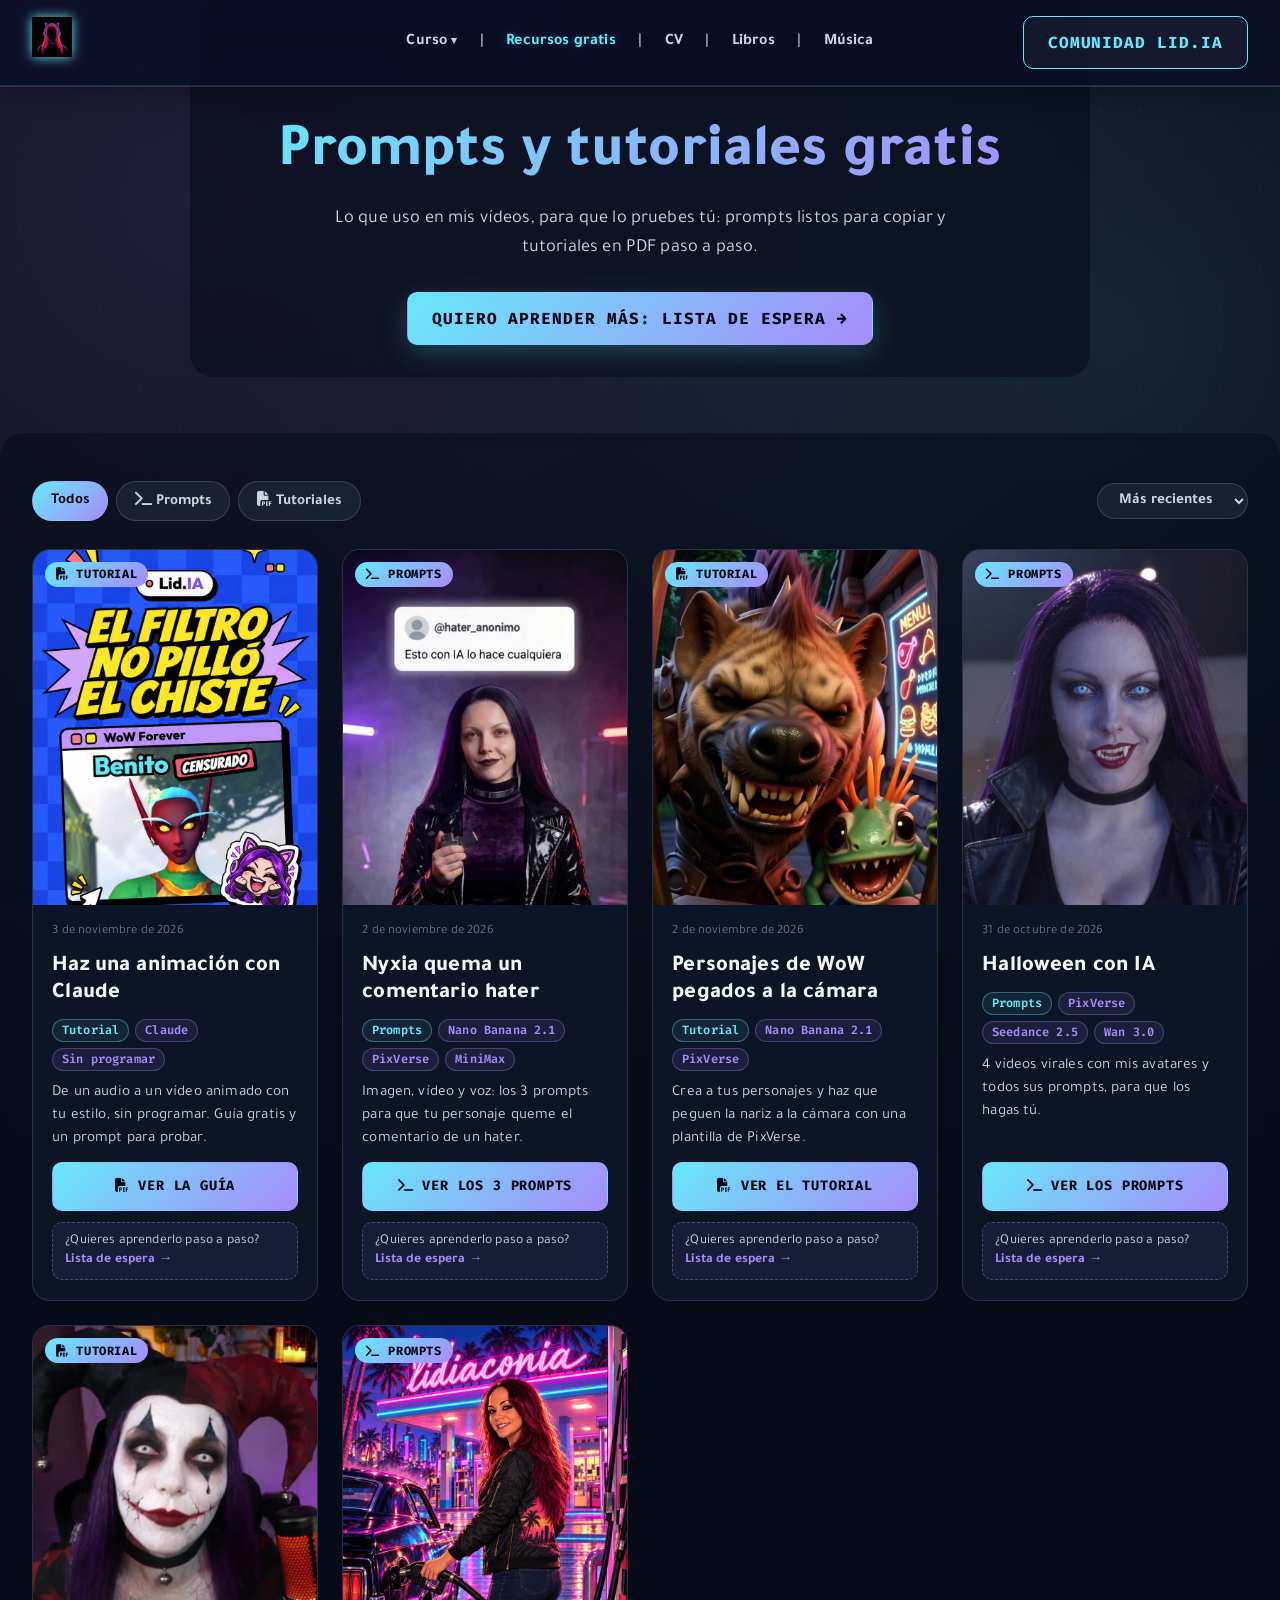
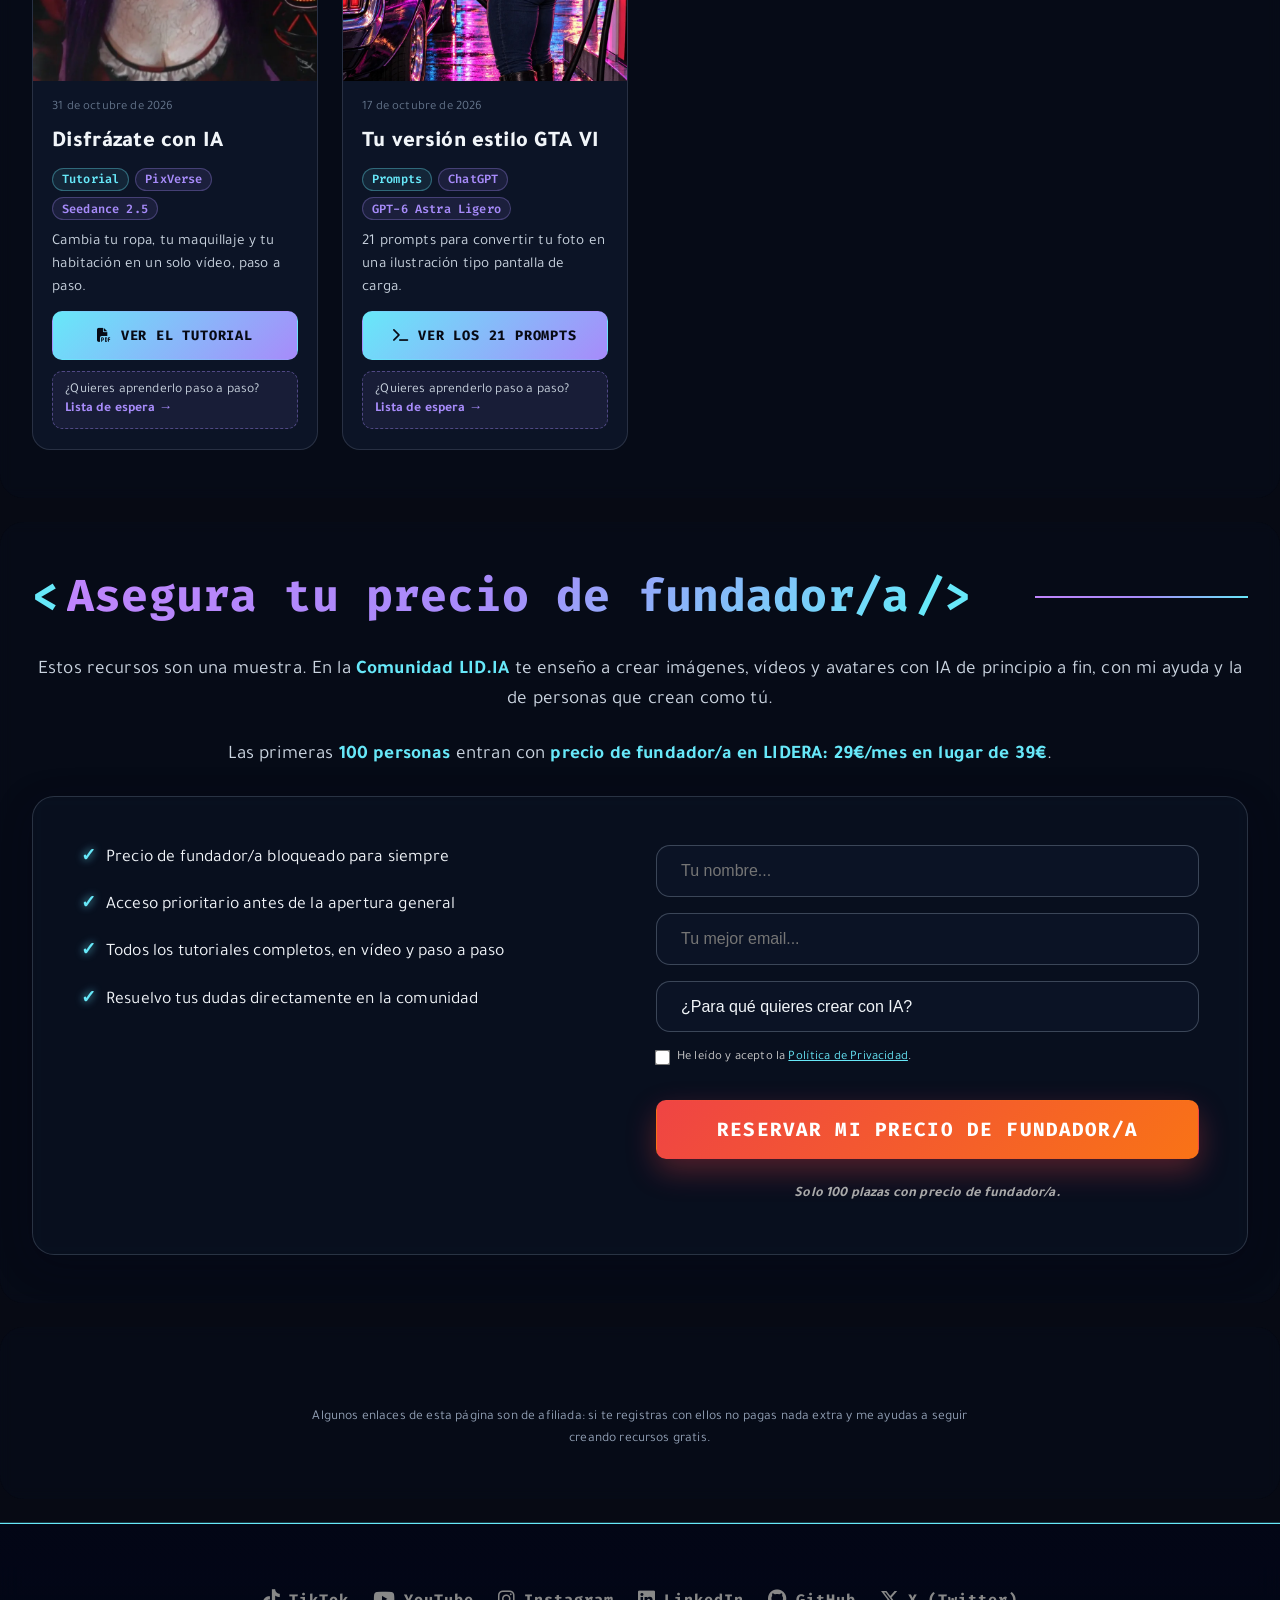
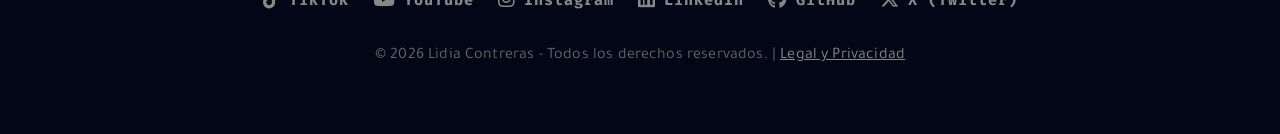
<file: recursos/index.html>
<!DOCTYPE html>
<html lang="es">
<head>
    <meta charset="UTF-8">
    <meta name="viewport" content="width=device-width, initial-scale=1.0">
    <title>Prompts y tutoriales gratis | Lidia Contreras - LID.IA</title>
    <meta name="description" content="Prompts y tutoriales gratis para crear im&aacute;genes y v&iacute;deos con IA, paso a paso. Desc&aacute;rgalos y &uacute;nete a la Comunidad LID.IA.">

    <!-- Canonical -->
    <link rel="canonical" href="https://lidiaconia.com/recursos/">

    <!-- Open Graph / Redes Sociales -->
    <meta property="og:title" content="Prompts y tutoriales gratis | Lidia Contreras - LID.IA">
    <meta property="og:description" content="Prompts y tutoriales gratis para crear im&aacute;genes y v&iacute;deos con IA, paso a paso. Desc&aacute;rgalos y &uacute;nete a la Comunidad LID.IA.">
    <meta property="og:image" content="https://lidiaconia.com/assets/recursos/disfraz-og.jpg">
    <meta property="og:image:width" content="1200">
    <meta property="og:image:height" content="630">
    <meta property="og:url" content="https://lidiaconia.com/recursos/">
    <meta property="og:type" content="website">
    <meta property="og:locale" content="es_ES">
    <meta property="og:site_name" content="Comunidad LID.IA">

    <!-- Twitter / X Cards -->
    <meta name="twitter:card" content="summary_large_image">
    <meta name="twitter:site" content="@lidiaconia">
    <meta name="twitter:title" content="Prompts y tutoriales gratis | Lidia Contreras - LID.IA">
    <meta name="twitter:description" content="Prompts y tutoriales gratis para crear im&aacute;genes y v&iacute;deos con IA, paso a paso. Desc&aacute;rgalos y &uacute;nete a la Comunidad LID.IA.">
    <meta name="twitter:image" content="https://lidiaconia.com/assets/recursos/disfraz-og.jpg">

    <!-- Robots -->
    <meta name="robots" content="index, follow">
    <meta name="author" content="Lidia Contreras">

    <!-- Favicon -->
    <link rel="icon" type="image/webp" href="/assets/logo_negro_128.webp">

    <!-- Google Fonts -->
    <link rel="preconnect" href="https://fonts.googleapis.com">
    <link rel="preconnect" href="https://fonts.gstatic.com" crossorigin>
    <link href="https://fonts.googleapis.com/css2?family=Tajawal:wght@400;500;700;800;900&family=Fira+Code:wght@400;500;700&display=swap" rel="stylesheet">
    <!-- FontAwesome Icons -->
    <link rel="stylesheet" href="https://cdnjs.cloudflare.com/ajax/libs/font-awesome/6.5.2/css/all.min.css">
    <link rel="stylesheet" href="/styles.css?v=20261103a">
</head>
<body class="theme-recursos">
    <canvas id="particleCanvas"></canvas> <!-- Background -->

    <header class="sticky-header">
        <div class="header-container">
            <div class="logo">
                <a href="/index.html"><img src="/assets/logo_negro_128.webp" alt="Lidia Contreras Logo"></a>
            </div>
            <button class="hamburger" aria-label="Abrir menú" aria-expanded="false">
                <span></span>
                <span></span>
                <span></span>
            </button>
            <nav class="center-menu">
                <div class="nav-dropdown">
                    <a href="/index.html" class="nav-dropdown-trigger">Curso <span class="nav-caret">&#9662;</span></a>
                    <div class="nav-dropdown-panel">
                        <a href="/index.html#comunidad">La Comunidad</a>
                        <a href="/index.html#scroll-modulos">Los M&oacute;dulos</a>
                        <a href="/index.html#tiers">Planes y precios</a>
                        <a href="/index.html#recursos">Recursos</a>
                        <a href="/index.html#waitlist">Lista de espera</a>
                    </div>
                </div> |
                <a href="/recursos/" style="color: #67e8f9; text-shadow: 0 0 10px rgba(103, 232, 249, 0.5);">Recursos gratis</a> |
                <a href="/cv.html">CV</a> |
                <a href="/libros.html">Libros</a> |
                <a href="/musica.html">M&uacute;sica</a>
            </nav>
            <a href="#waitlist" class="btn skool-btn-nav">Comunidad LID.IA</a>
        </div>
        <nav class="mobile-menu">
            <div class="mobile-nav-group">
            <button class="mobile-nav-trigger" aria-expanded="false">Curso <span class="nav-caret">&#9662;</span></button>
            <div class="mobile-nav-submenu">
                <a href="/index.html#comunidad">La Comunidad</a>
                <a href="/index.html#scroll-modulos">Los M&oacute;dulos</a>
                <a href="/index.html#tiers">Planes y precios</a>
                <a href="/index.html#recursos">Recursos</a>
                <a href="/index.html#waitlist">Lista de espera</a>
            </div>
        </div>
            <a href="/recursos/" style="color: #67e8f9;">Recursos gratis</a>
            <a href="/cv.html">CV</a>
            <a href="/libros.html">Libros</a>
            <a href="/musica.html">M&uacute;sica</a>
            <a href="#waitlist" class="btn skool-btn-nav" style="display: block; text-align: center;">Comunidad LID.IA</a>
        </nav>
    </header>

    <main>

        <section class="rec-hero">
            <h1>Prompts y tutoriales gratis</h1>
            <p>Lo que uso en mis v&iacute;deos, para que lo pruebes t&uacute;: prompts listos para copiar y tutoriales en PDF paso a paso.</p>
            <a href="#waitlist" class="btn primary-btn">Quiero aprender m&aacute;s: lista de espera &rarr;</a>
        </section>

        <section class="process-section">
            <div class="rec-toolbar">
                <div class="rec-filtros" role="group" aria-label="Filtrar por tipo">
                    <button type="button" data-tipo="todos" aria-pressed="true">Todos</button>
                    <button type="button" data-tipo="prompt" aria-pressed="false"><i class="fa-solid fa-terminal"></i> Prompts</button>
                    <button type="button" data-tipo="tutorial" aria-pressed="false"><i class="fa-solid fa-file-pdf"></i> Tutoriales</button>
                </div>
                <select class="rec-orden" aria-label="Ordenar">
                    <option value="recientes">M&aacute;s recientes</option>
                    <option value="antiguos">M&aacute;s antiguos</option>
                </select>
            </div>
            <div class="rec-grid" data-recursos></div>
        </section>

        <!-- LISTA DE ESPERA -->
        <section id="waitlist" class="waitlist-section" style="scroll-margin-top: 80px;">
            <div class="section-header">
                <h2 class="section-title">
                    <span class="title-bracket">&lt;</span>
                    <span class="title-text">Asegura tu precio de fundador/a</span>
                    <span class="title-bracket">/&gt;</span>
                </h2>
                <div class="section-line"></div>
            </div>
            <p class="subtitle inter text-center waitlist-subtitle">Estos recursos son una muestra. En la <strong style="color: var(--page-primary);">Comunidad LID.IA</strong> te ense&ntilde;o a crear im&aacute;genes, v&iacute;deos y avatares con IA de principio a fin, con mi ayuda y la de personas que crean como t&uacute;.</p>
            <p class="subtitle inter text-center waitlist-subtitle">Las primeras <strong style="color: var(--page-primary);">100 personas</strong> entran con <strong style="color: var(--page-primary);">precio de fundador/a en LIDERA: 29&euro;/mes en lugar de 39&euro;</strong>.</p>

            <div class="waitlist-container" data-shape-mask>
                <div class="waitlist-benefits">
                    <ul>
                        <li>Precio de fundador/a bloqueado para siempre</li>
                        <li>Acceso prioritario antes de la apertura general</li>
                        <li>Todos los tutoriales completos, en v&iacute;deo y paso a paso</li>
                        <li>Resuelvo tus dudas directamente en la comunidad</li>
                    </ul>
                </div>

                <div class="waitlist-form-wrapper">
                    <form id="waitlistForm" class="waitlist-form" action="https://formspree.io/f/mwvwblkv" method="POST">
                        <input type="hidden" name="origen" value="recursos">
                        <div class="input-group">
                            <input type="text" id="waitlistName" name="nombre" placeholder="Tu nombre..." required class="neon-input">
                        </div>
                        <div class="input-group">
                            <input type="email" id="waitlistEmail" name="email" placeholder="Tu mejor email..." required class="neon-input">
                        </div>
                        <div class="input-group">
                            <select id="waitlistReason" name="motivo" required class="neon-input" style="appearance: none; cursor: pointer;">
                                <option value="" disabled selected>&iquest;Para qu&eacute; quieres crear con IA?</option>
                                <option value="Marca Personal">Crear mi Marca Personal</option>
                                <option value="Vender Servicios">Vender a Clientes/Empresas</option>
                                <option value="Docencia">Material Educativo / Alumnos</option>
                                <option value="Hobby">Hobby y Curiosidad</option>
                            </select>
                            <div class="legal-checkbox" style="display: flex; align-items: flex-start; gap: 0.5rem; text-align: left; font-size: 0.8rem; color: #ccc; margin-top: 1rem;">
                                <input type="checkbox" id="privacy" required style="margin-top: 0.2rem; transform: scale(1.2); accent-color: var(--blue);">
                                <label for="privacy">He le&iacute;do y acepto la <a href="/legal.html" target="_blank" rel="noopener noreferrer" style="color: var(--blue);">Pol&iacute;tica de Privacidad</a>.</label>
                            </div>
                        </div>
                        <button type="submit" class="btn danger-btn submit-btn" style="margin-top: 1rem;">RESERVAR MI PRECIO DE FUNDADOR/A</button>
                    </form>

                    <div id="waitlistSuccess" class="success-message" style="display: none;">
                        &iexcl;Est&aacute;s dentro! Te escribiremos en cuanto abramos plazas &mdash; revisa tu bandeja de entrada.
                    </div>
                    <div id="waitlistError" class="error-message" style="display: none;">
                        Por favor, escribe un email v&aacute;lido.
                    </div>

                    <div class="urgency-counter" style="color: #aaa; font-size: 0.9rem;">
                        <i>Solo 100 plazas con precio de fundador/a.</i>
                    </div>
                </div>
            </div>
        </section>

        <section class="process-section">
            <p class="inter text-center tools-disclosure">Algunos enlaces de esta p&aacute;gina son de afiliada: si te registras con ellos no pagas nada extra y me ayudas a seguir creando recursos gratis.</p>
        </section>

    </main>

    <footer class="text-center" style="padding: 4rem 2rem; display: flex; flex-direction: column; align-items: center; gap: 2rem;">
        <div class="footer-socials" style="display: flex; gap: 1.5rem; flex-wrap: wrap; justify-content: center;">
            <a href="https://www.tiktok.com/@lidiaconia" target="_blank" rel="noopener noreferrer" class="footer-link tiktok"><i class="fa-brands fa-tiktok"></i> TikTok</a>
            <a href="https://www.youtube.com/@lidiaconia" target="_blank" rel="noopener noreferrer" class="footer-link youtube"><i class="fa-brands fa-youtube"></i> YouTube</a>
            <a href="https://www.instagram.com/lidia.conia" target="_blank" rel="noopener noreferrer" class="footer-link instagram"><i class="fa-brands fa-instagram"></i> Instagram</a>
            <a href="https://www.linkedin.com/in/lidiaconia" target="_blank" rel="noopener noreferrer" class="footer-link linkedin"><i class="fa-brands fa-linkedin"></i> LinkedIn</a>
            <a href="https://github.com/liconoc" target="_blank" rel="noopener noreferrer" class="footer-link github"><i class="fa-brands fa-github"></i> GitHub</a>
            <a href="https://x.com/lidiaconia" target="_blank" rel="noopener noreferrer" class="footer-link twitter"><i class="fa-brands fa-x-twitter"></i> X (Twitter)</a>
        </div>
        <p class="inter" style="color: #666;">&copy; 2026 Lidia Contreras - Todos los derechos reservados. | <a href="/legal.html" style="color: #888;">Legal y Privacidad</a></p>
    </footer>

    <script src="/script.js?v=20261030a"></script>
    <script src="/recursos.js?v=20261103a"></script>
    <!-- Cloudflare Web Analytics --><script type='module' src='https://static.cloudflareinsights.com/beacon.min.js' data-cf-beacon='{"token": "f8934614dd854373b2e4546ebebf8414"}'></script><!-- End Cloudflare Web Analytics -->
</body>
</html>
</file>
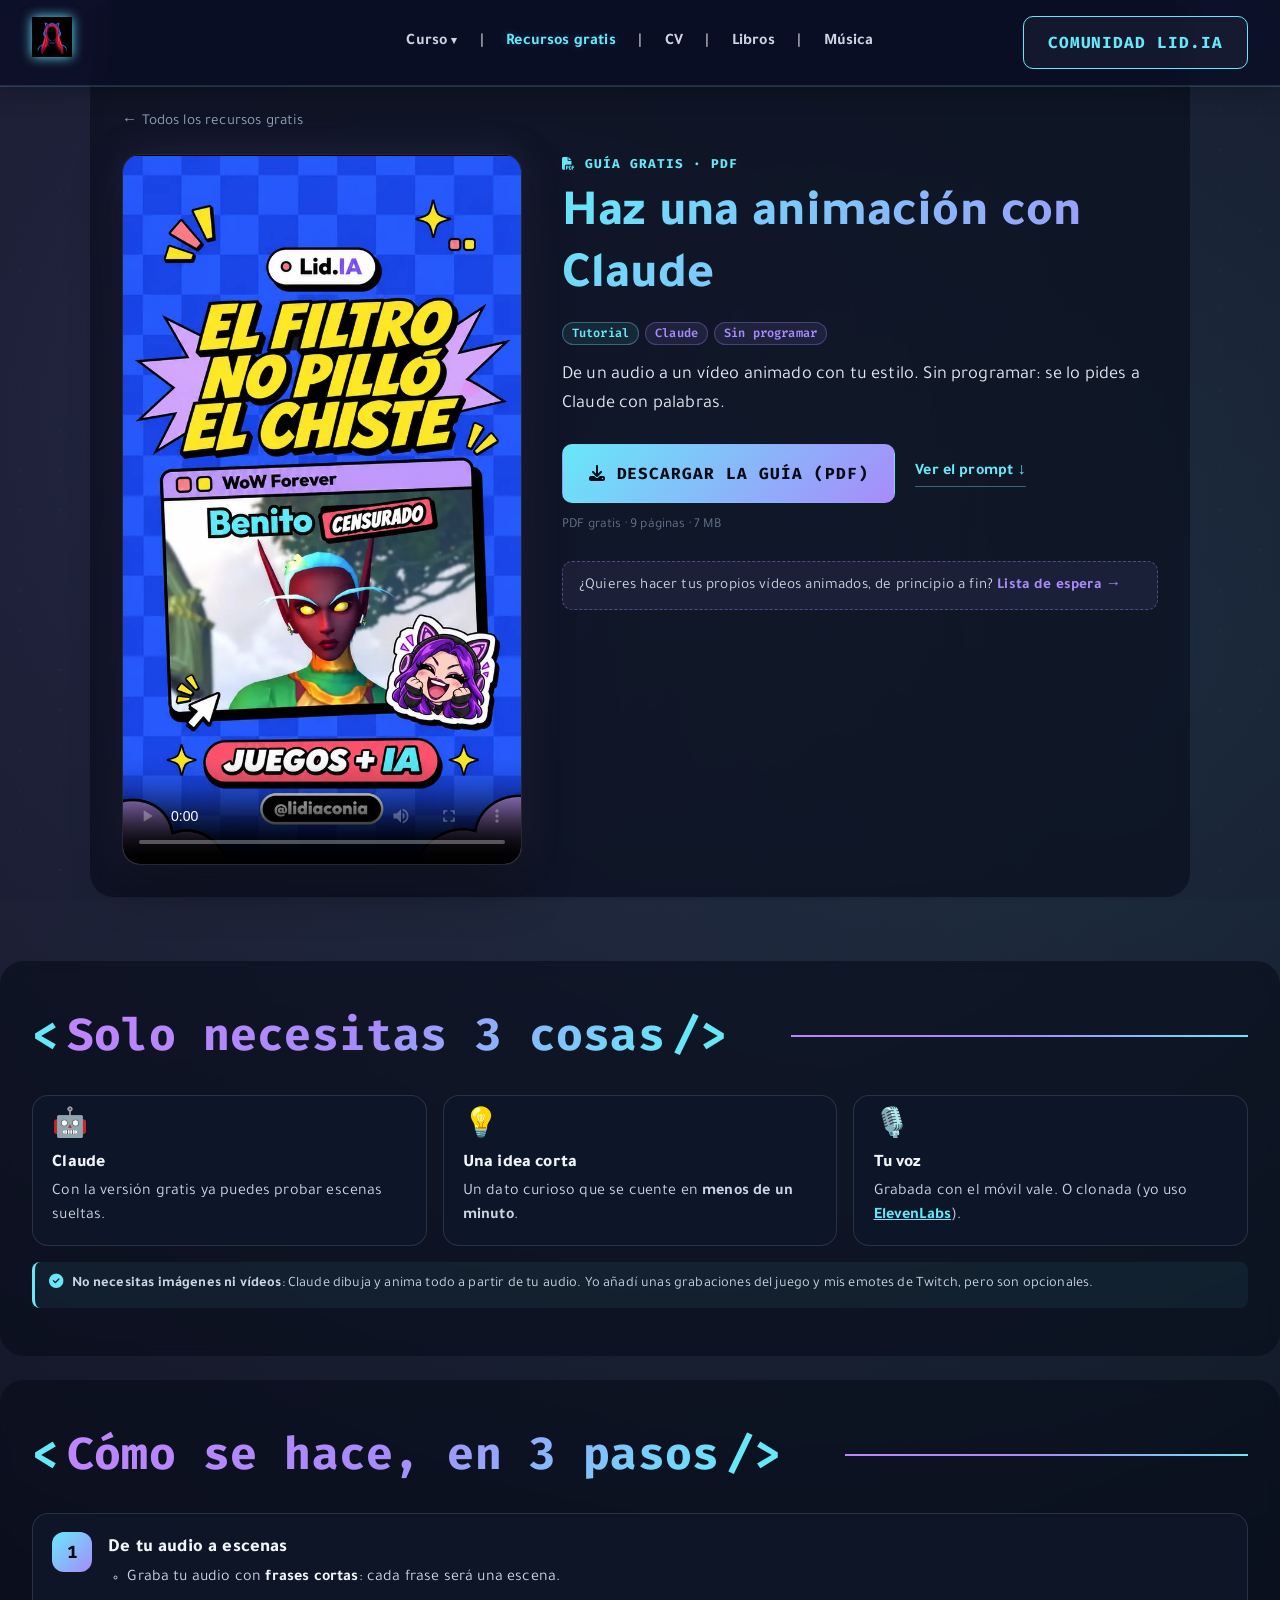
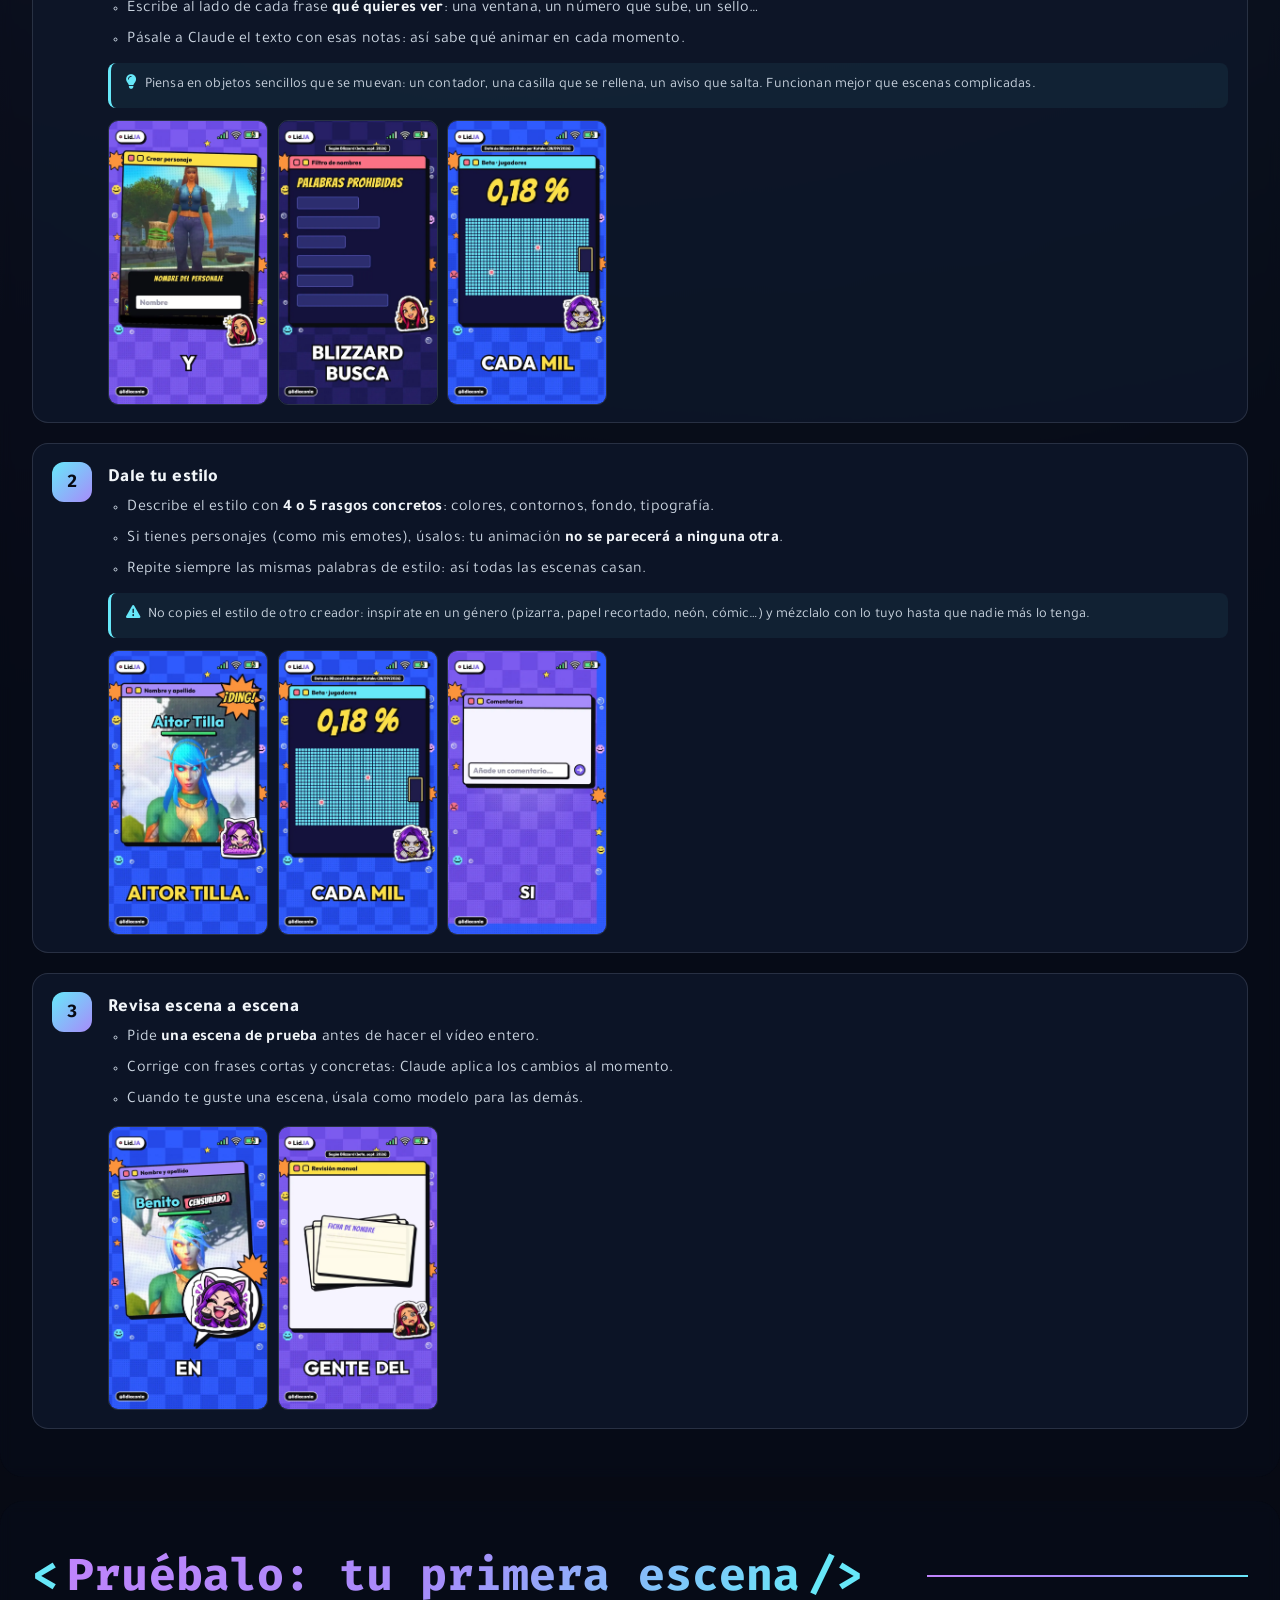
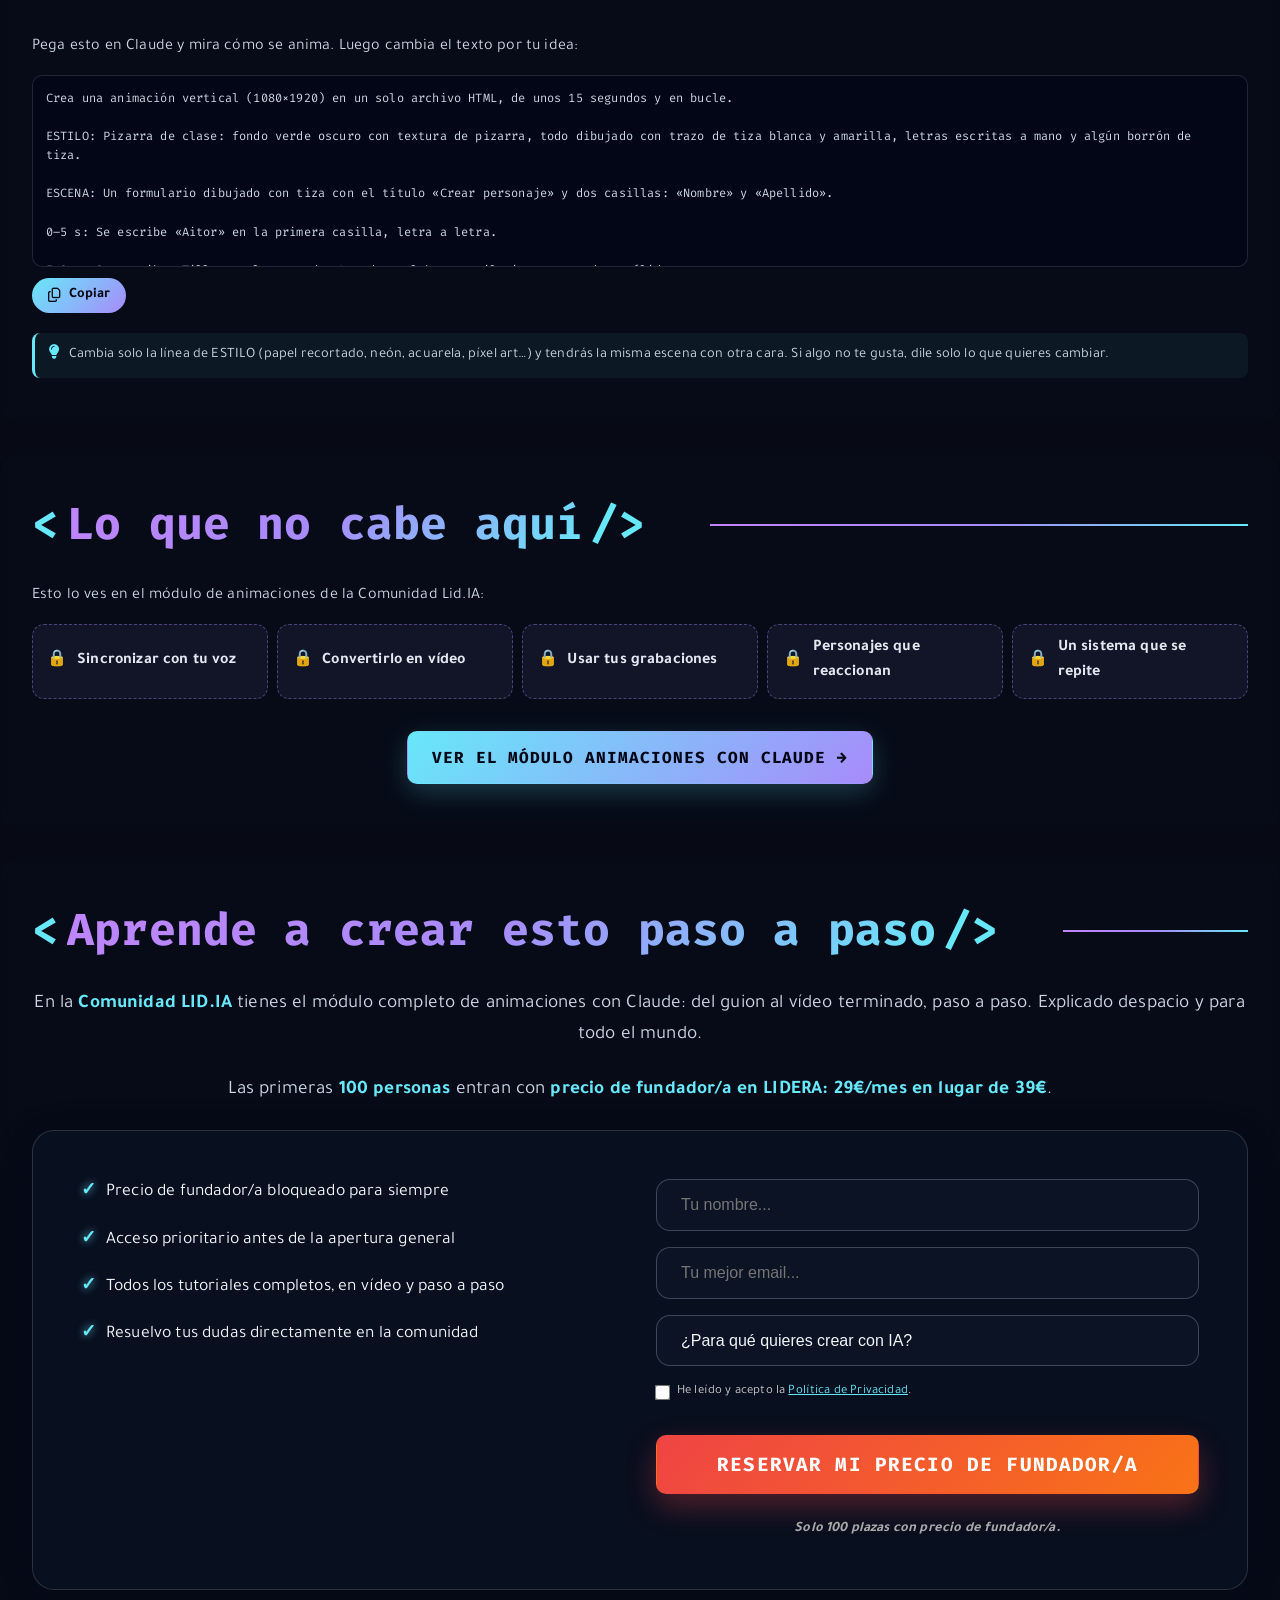
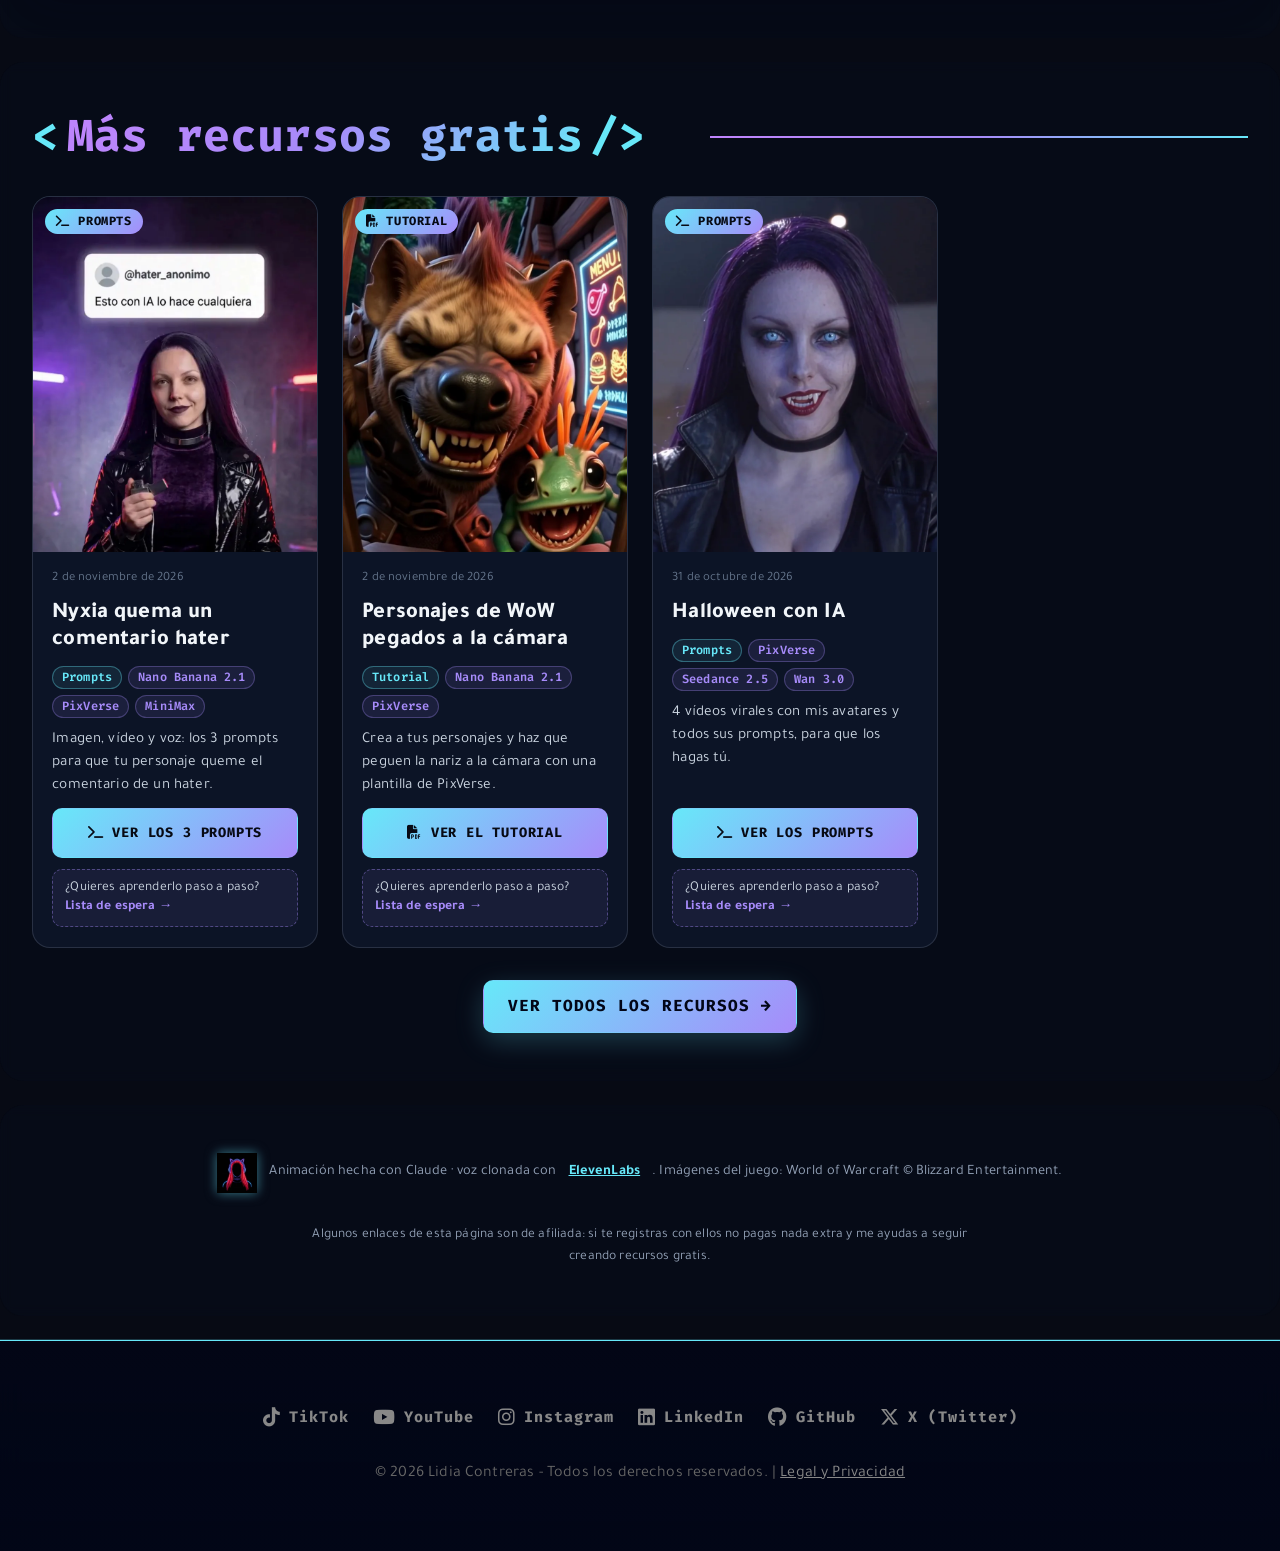
<file: recursos/animacion/index.html>
<!DOCTYPE html>
<html lang="es">
<head>
    <meta charset="UTF-8">
    <meta name="viewport" content="width=device-width, initial-scale=1.0">
    <title>Haz una animación con Claude: guía gratis | Lidia Contreras - LID.IA</title>
    <meta name="description" content="De un audio a un vídeo animado con tu estilo, sin programar: se lo pides a Claude con palabras. Guía gratis en PDF y un prompt para probarlo.">

    <!-- Canonical -->
    <link rel="canonical" href="https://lidiaconia.com/recursos/animacion/">

    <!-- Open Graph / Redes Sociales -->
    <meta property="og:title" content="Haz una animación con Claude: guía gratis | Lidia Contreras - LID.IA">
    <meta property="og:description" content="De un audio a un vídeo animado con tu estilo, sin programar: se lo pides a Claude con palabras. Guía gratis en PDF y un prompt para probarlo.">
    <meta property="og:image" content="https://lidiaconia.com/assets/recursos/animacion-og.jpg">
    <meta property="og:image:width" content="1200">
    <meta property="og:image:height" content="630">
    <meta property="og:url" content="https://lidiaconia.com/recursos/animacion/">
    <meta property="og:type" content="website">
    <meta property="og:locale" content="es_ES">
    <meta property="og:site_name" content="Comunidad LID.IA">

    <!-- Twitter / X Cards -->
    <meta name="twitter:card" content="summary_large_image">
    <meta name="twitter:site" content="@lidiaconia">
    <meta name="twitter:title" content="Haz una animación con Claude: guía gratis | Lidia Contreras - LID.IA">
    <meta name="twitter:description" content="De un audio a un vídeo animado con tu estilo, sin programar: se lo pides a Claude con palabras. Guía gratis en PDF y un prompt para probarlo.">
    <meta name="twitter:image" content="https://lidiaconia.com/assets/recursos/animacion-og.jpg">

    <!-- Robots -->
    <meta name="robots" content="index, follow">
    <meta name="author" content="Lidia Contreras">

    <!-- JSON-LD -->
    <script type="application/ld+json">
    {
      "@context": "https://schema.org",
      "@type": "HowTo",
      "name": "Haz una animación con Claude",
      "description": "De un audio a un vídeo animado con tu estilo. Sin programar: se lo pides a Claude con palabras.",
      "image": "https://lidiaconia.com/assets/recursos/animacion.webp",
      "url": "https://lidiaconia.com/recursos/animacion/",
      "inLanguage": "es",
      "author": { "@type": "Person", "name": "Lidia Contreras", "url": "https://lidiaconia.com/" }
    }
    </script>

    <!-- Favicon -->
    <link rel="icon" type="image/webp" href="/assets/logo_negro_128.webp">

    <!-- Google Fonts -->
    <link rel="preconnect" href="https://fonts.googleapis.com">
    <link rel="preconnect" href="https://fonts.gstatic.com" crossorigin>
    <link href="https://fonts.googleapis.com/css2?family=Tajawal:wght@400;500;700;800;900&family=Fira+Code:wght@400;500;700&display=swap" rel="stylesheet">
    <!-- FontAwesome Icons -->
    <link rel="stylesheet" href="https://cdnjs.cloudflare.com/ajax/libs/font-awesome/6.5.2/css/all.min.css">
    <link rel="stylesheet" href="/styles.css?v=20261103a">
</head>
<body class="theme-recursos">
    <canvas id="particleCanvas"></canvas> <!-- Background -->

    <header class="sticky-header">
        <div class="header-container">
            <div class="logo">
                <a href="/index.html"><img src="/assets/logo_negro_128.webp" alt="Lidia Contreras Logo"></a>
            </div>
            <button class="hamburger" aria-label="Abrir menú" aria-expanded="false">
                <span></span>
                <span></span>
                <span></span>
            </button>
            <nav class="center-menu">
                <div class="nav-dropdown">
                    <a href="/index.html" class="nav-dropdown-trigger">Curso <span class="nav-caret">&#9662;</span></a>
                    <div class="nav-dropdown-panel">
                        <a href="/index.html#comunidad">La Comunidad</a>
                        <a href="/index.html#scroll-modulos">Los M&oacute;dulos</a>
                        <a href="/index.html#tiers">Planes y precios</a>
                        <a href="/index.html#recursos">Recursos</a>
                        <a href="/index.html#waitlist">Lista de espera</a>
                    </div>
                </div> |
                <a href="/recursos/" style="color: #67e8f9; text-shadow: 0 0 10px rgba(103, 232, 249, 0.5);">Recursos gratis</a> |
                <a href="/cv.html">CV</a> |
                <a href="/libros.html">Libros</a> |
                <a href="/musica.html">M&uacute;sica</a>
            </nav>
            <a href="#waitlist" class="btn skool-btn-nav">Comunidad LID.IA</a>
        </div>
        <nav class="mobile-menu">
            <div class="mobile-nav-group">
            <button class="mobile-nav-trigger" aria-expanded="false">Curso <span class="nav-caret">&#9662;</span></button>
            <div class="mobile-nav-submenu">
                <a href="/index.html#comunidad">La Comunidad</a>
                <a href="/index.html#scroll-modulos">Los M&oacute;dulos</a>
                <a href="/index.html#tiers">Planes y precios</a>
                <a href="/index.html#recursos">Recursos</a>
                <a href="/index.html#waitlist">Lista de espera</a>
            </div>
        </div>
            <a href="/recursos/" style="color: #67e8f9;">Recursos gratis</a>
            <a href="/cv.html">CV</a>
            <a href="/libros.html">Libros</a>
            <a href="/musica.html">M&uacute;sica</a>
            <a href="#waitlist" class="btn skool-btn-nav" style="display: block; text-align: center;">Comunidad LID.IA</a>
        </nav>
    </header>

    <main>

        <section class="rec-detail">
            <a class="rec-back" href="/recursos/">&larr; Todos los recursos gratis</a>
            <div class="rec-detail-grid rec-split">
                <div class="rec-head">
                    <span class="rec-kicker"><i class="fa-solid fa-file-pdf"></i> Gu&iacute;a gratis &middot; PDF</span>
                    <h1>Haz una animaci&oacute;n con Claude</h1>
                    <div class="rec-tags">
                        <span class="rec-tag rec-tag-tipo">Tutorial</span>
                        <span class="rec-tag">Claude</span>
                        <span class="rec-tag">Sin programar</span>
                    </div>
                    <p class="rec-lead">De un audio a un v&iacute;deo animado con tu estilo. Sin programar: se lo pides a Claude con palabras.</p>
                </div>
                <video class="rec-media" src="/assets/recursos/animacion/animacion.mp4" poster="/assets/recursos/animacion/animacion-poster.webp" width="720" height="1280" controls loop playsinline preload="metadata"></video>
                <div class="rec-body">
                    <div class="rec-actions">
                        <a class="btn rec-main" href="/assets/recursos/2026-11-0X_tutorial_animacion-con-claude.pdf" download><i class="fa-solid fa-download"></i> Descargar la gu&iacute;a (PDF)</a>
                        <a class="rec-secondary" href="#prompt">Ver el prompt &darr;</a>
                    </div>
                    <p class="rec-meta">PDF gratis &middot; 9 p&aacute;ginas &middot; 7 MB</p>
                    <a class="rec-wl" href="#waitlist"><span>&iquest;Quieres hacer tus propios v&iacute;deos animados, de principio a fin?</span> <strong>Lista de espera &rarr;</strong></a>
                </div>
            </div>
        </section>

        <section id="necesitas" class="process-section rec-hw">
            <div class="section-header">
                <h2 class="section-title">
                    <span class="title-bracket">&lt;</span>
                    <span class="title-text">Solo necesitas 3 cosas</span>
                    <span class="title-bracket">/&gt;</span>
                </h2>
                <div class="section-line"></div>
            </div>
            <div class="rec-needs">
                <div class="rec-need"><span class="rec-need-ico">🤖</span><h3>Claude</h3><p>Con la versión gratis ya puedes probar escenas sueltas.</p></div>
                <div class="rec-need"><span class="rec-need-ico">💡</span><h3>Una idea corta</h3><p>Un dato curioso que se cuente en <strong>menos de un minuto</strong>.</p></div>
                <div class="rec-need"><span class="rec-need-ico">🎙️</span><h3>Tu voz</h3><p>Grabada con el móvil vale. O clonada (yo uso <a href="https://try.elevenlabs.io/dd23u6m4sdub" target="_blank" rel="sponsored nofollow noopener">ElevenLabs</a>).</p></div>
            </div>
            <p class="rec-refnote"><i class="fa-solid fa-circle-check"></i> <strong>No necesitas imágenes ni vídeos</strong>: Claude dibuja y anima todo a partir de tu audio. Yo añadí unas grabaciones del juego y mis emotes de Twitch, pero son opcionales.</p>
        </section>

        <section id="pasos" class="process-section rec-hw">
            <div class="section-header">
                <h2 class="section-title">
                    <span class="title-bracket">&lt;</span>
                    <span class="title-text">C&oacute;mo se hace, en 3 pasos</span>
                    <span class="title-bracket">/&gt;</span>
                </h2>
                <div class="section-line"></div>
            </div>
            <ol class="rec-pasos">
                <li><span class="rec-paso-n">1</span><div>
                    <h3>De tu audio a escenas</h3>
                    <ul class="rec-puntos"><li>Graba tu audio con <strong>frases cortas</strong>: cada frase será una escena.</li><li>Escribe al lado de cada frase <strong>qué quieres ver</strong>: una ventana, un número que sube, un sello…</li><li>Pásale a Claude el texto con esas notas: así sabe qué animar en cada momento.</li></ul>
                    <p class="rec-refnote"><i class="fa-solid fa-lightbulb"></i> Piensa en objetos sencillos que se muevan: un contador, una casilla que se rellena, un aviso que salta. Funcionan mejor que escenas complicadas.</p>
                    <div class="rec-strip"><a href="/assets/recursos/animacion/a_8_9.webp" target="_blank" rel="noopener"><img src="/assets/recursos/animacion/a_8_9.webp" loading="lazy" alt="Escena de ejemplo: …y apellido"></a><a href="/assets/recursos/animacion/a_19_0.webp" target="_blank" rel="noopener"><img src="/assets/recursos/animacion/a_19_0.webp" loading="lazy" alt="Escena de ejemplo: Palabras prohibidas"></a><a href="/assets/recursos/animacion/a_33_5.webp" target="_blank" rel="noopener"><img src="/assets/recursos/animacion/a_33_5.webp" loading="lazy" alt="Escena de ejemplo: Dos de cada mil"></a></div>
                </div></li>
                <li><span class="rec-paso-n">2</span><div>
                    <h3>Dale tu estilo</h3>
                    <ul class="rec-puntos"><li>Describe el estilo con <strong>4 o 5 rasgos concretos</strong>: colores, contornos, fondo, tipografía.</li><li>Si tienes personajes (como mis emotes), úsalos: tu animación <strong>no se parecerá a ninguna otra</strong>.</li><li>Repite siempre las mismas palabras de estilo: así todas las escenas casan.</li></ul>
                    <p class="rec-refnote"><i class="fa-solid fa-triangle-exclamation"></i> No copies el estilo de otro creador: inspírate en un género (pizarra, papel recortado, neón, cómic…) y mézclalo con lo tuyo hasta que nadie más lo tenga.</p>
                    <div class="rec-strip"><a href="/assets/recursos/animacion/a_13_6.webp" target="_blank" rel="noopener"><img src="/assets/recursos/animacion/a_13_6.webp" loading="lazy" alt="Escena de ejemplo: Ventanas"></a><a href="/assets/recursos/animacion/a_33_5.webp" target="_blank" rel="noopener"><img src="/assets/recursos/animacion/a_33_5.webp" loading="lazy" alt="Escena de ejemplo: Datos"></a><a href="/assets/recursos/animacion/a_43_5.webp" target="_blank" rel="noopener"><img src="/assets/recursos/animacion/a_43_5.webp" loading="lazy" alt="Escena de ejemplo: Personajes"></a></div>
                </div></li>
                <li><span class="rec-paso-n">3</span><div>
                    <h3>Revisa escena a escena</h3>
                    <ul class="rec-puntos"><li>Pide <strong>una escena de prueba</strong> antes de hacer el vídeo entero.</li><li>Corrige con frases cortas y concretas: Claude aplica los cambios al momento.</li><li>Cuando te guste una escena, úsala como modelo para las demás.</li></ul>
                    
                    <div class="rec-strip rec-strip-2"><a href="/assets/recursos/animacion/a_16_2.webp" target="_blank" rel="noopener"><img src="/assets/recursos/animacion/a_16_2.webp" loading="lazy" alt="Escena de ejemplo: Antes de montar"></a><a href="/assets/recursos/animacion/a_28_5.webp" target="_blank" rel="noopener"><img src="/assets/recursos/animacion/a_28_5.webp" loading="lazy" alt="Escena de ejemplo: Ajusta lo que no te guste"></a></div>
                </div></li>
            </ol>
        </section>

        <section id="prompt" class="process-section rec-hw">
            <div class="section-header">
                <h2 class="section-title">
                    <span class="title-bracket">&lt;</span>
                    <span class="title-text">Pru&eacute;balo: tu primera escena</span>
                    <span class="title-bracket">/&gt;</span>
                </h2>
                <div class="section-line"></div>
            </div>
            <p class="rec-intro">Pega esto en Claude y mira cómo se anima. Luego cambia el texto por tu idea:</p>
            <div class="rec-code"><pre>Crea una animación vertical (1080×1920) en un solo archivo HTML, de unos 15 segundos y en bucle.

ESTILO: Pizarra de clase: fondo verde oscuro con textura de pizarra, todo dibujado con trazo de tiza blanca y amarilla, letras escritas a mano y algún borrón de tiza.

ESCENA: Un formulario dibujado con tiza con el título «Crear personaje» y dos casillas: «Nombre» y «Apellido».

0–5 s: Se escribe «Aitor» en la primera casilla, letra a letra.

5–9 s: Se escribe «Tilla» en la segunda. Las dos palabras se iluminan en verde: «válido».

9–15 s: Aparece un tachón rojo de tiza con la palabra «¡CENSURADO!» y debajo, en grande: «EL CHISTE ESTÁ EN JUNTARLAS».

Añade subtítulos grandes abajo, en mayúsculas, con letra de tiza. Que las cosas aparezcan como si se dibujaran a mano.</pre><button type="button" class="rec-copy"><i class="fa-regular fa-copy"></i> <span>Copiar</span></button></div>
            <p class="rec-refnote"><i class="fa-solid fa-lightbulb"></i> Cambia solo la línea de ESTILO (papel recortado, neón, acuarela, píxel art…) y tendrás la misma escena con otra cara. Si algo no te gusta, dile solo lo que quieres cambiar.</p>
        </section>

        <section id="en-el-curso" class="process-section rec-hw rec-curso">
            <div class="section-header">
                <h2 class="section-title">
                    <span class="title-bracket">&lt;</span>
                    <span class="title-text">Lo que no cabe aqu&iacute;</span>
                    <span class="title-bracket">/&gt;</span>
                </h2>
                <div class="section-line"></div>
            </div>
            <p class="rec-intro">Esto lo ves en el m&oacute;dulo de animaciones de la Comunidad Lid.IA:</p>
            <ul class="rec-locks"><li><span>&#128274;</span> Sincronizar con tu voz</li><li><span>&#128274;</span> Convertirlo en vídeo</li><li><span>&#128274;</span> Usar tus grabaciones</li><li><span>&#128274;</span> Personajes que reaccionan</li><li><span>&#128274;</span> Un sistema que se repite</li></ul>
            <p class="rec-more"><a href="/#modulo-animaciones" class="btn primary-btn">Ver el m&oacute;dulo Animaciones con Claude &rarr;</a></p>
        </section>
        <!-- LISTA DE ESPERA -->
        <section id="waitlist" class="waitlist-section" style="scroll-margin-top: 80px;">
            <div class="section-header">
                <h2 class="section-title">
                    <span class="title-bracket">&lt;</span>
                    <span class="title-text">Aprende a crear esto paso a paso</span>
                    <span class="title-bracket">/&gt;</span>
                </h2>
                <div class="section-line"></div>
            </div>
            <p class="subtitle inter text-center waitlist-subtitle">En la <strong style="color: var(--page-primary);">Comunidad LID.IA</strong> tienes el módulo completo de animaciones con Claude: del guion al vídeo terminado, paso a paso. Explicado despacio y para todo el mundo.</p>
            <p class="subtitle inter text-center waitlist-subtitle">Las primeras <strong style="color: var(--page-primary);">100 personas</strong> entran con <strong style="color: var(--page-primary);">precio de fundador/a en LIDERA: 29&euro;/mes en lugar de 39&euro;</strong>.</p>

            <div class="waitlist-container" data-shape-mask>
                <div class="waitlist-benefits">
                    <ul>
                        <li>Precio de fundador/a bloqueado para siempre</li>
                        <li>Acceso prioritario antes de la apertura general</li>
                        <li>Todos los tutoriales completos, en v&iacute;deo y paso a paso</li>
                        <li>Resuelvo tus dudas directamente en la comunidad</li>
                    </ul>
                </div>

                <div class="waitlist-form-wrapper">
                    <form id="waitlistForm" class="waitlist-form" action="https://formspree.io/f/mwvwblkv" method="POST">
                        <input type="hidden" name="origen" value="recurso-animacion">
                        <div class="input-group">
                            <input type="text" id="waitlistName" name="nombre" placeholder="Tu nombre..." required class="neon-input">
                        </div>
                        <div class="input-group">
                            <input type="email" id="waitlistEmail" name="email" placeholder="Tu mejor email..." required class="neon-input">
                        </div>
                        <div class="input-group">
                            <select id="waitlistReason" name="motivo" required class="neon-input" style="appearance: none; cursor: pointer;">
                                <option value="" disabled selected>&iquest;Para qu&eacute; quieres crear con IA?</option>
                                <option value="Marca Personal">Crear mi Marca Personal</option>
                                <option value="Vender Servicios">Vender a Clientes/Empresas</option>
                                <option value="Docencia">Material Educativo / Alumnos</option>
                                <option value="Hobby">Hobby y Curiosidad</option>
                            </select>
                            <div class="legal-checkbox" style="display: flex; align-items: flex-start; gap: 0.5rem; text-align: left; font-size: 0.8rem; color: #ccc; margin-top: 1rem;">
                                <input type="checkbox" id="privacy" required style="margin-top: 0.2rem; transform: scale(1.2); accent-color: var(--blue);">
                                <label for="privacy">He le&iacute;do y acepto la <a href="/legal.html" target="_blank" rel="noopener noreferrer" style="color: var(--blue);">Pol&iacute;tica de Privacidad</a>.</label>
                            </div>
                        </div>
                        <button type="submit" class="btn danger-btn submit-btn" style="margin-top: 1rem;">RESERVAR MI PRECIO DE FUNDADOR/A</button>
                    </form>

                    <div id="waitlistSuccess" class="success-message" style="display: none;">
                        &iexcl;Est&aacute;s dentro! Te escribiremos en cuanto abramos plazas &mdash; revisa tu bandeja de entrada.
                    </div>
                    <div id="waitlistError" class="error-message" style="display: none;">
                        Por favor, escribe un email v&aacute;lido.
                    </div>

                    <div class="urgency-counter" style="color: #aaa; font-size: 0.9rem;">
                        <i>Solo 100 plazas con precio de fundador/a.</i>
                    </div>
                </div>
            </div>
        </section>

        <!-- MÁS RECURSOS -->
        <section class="process-section">
            <div class="section-header">
                <h2 class="section-title">
                    <span class="title-bracket">&lt;</span>
                    <span class="title-text">M&aacute;s recursos gratis</span>
                    <span class="title-bracket">/&gt;</span>
                </h2>
                <div class="section-line"></div>
            </div>
            <div class="rec-grid" data-recursos="3" data-excluir="animacion"></div>
            <p class="rec-more"><a href="/recursos/" class="btn primary-btn">Ver todos los recursos &rarr;</a></p>
        </section>

        <section class="process-section">
            <p class="rec-credits"><img src="/assets/logo_negro_128.webp" width="40" height="40" alt="Lid.IA"> Animaci&oacute;n hecha con Claude &middot; voz clonada con <a href="https://try.elevenlabs.io/dd23u6m4sdub" target="_blank" rel="sponsored nofollow noopener">ElevenLabs</a>. Im&aacute;genes del juego: World of Warcraft &copy; Blizzard Entertainment.</p>
            <p class="inter text-center tools-disclosure">Algunos enlaces de esta p&aacute;gina son de afiliada: si te registras con ellos no pagas nada extra y me ayudas a seguir creando recursos gratis.</p>
        </section>
    </main>

    <footer class="text-center" style="padding: 4rem 2rem; display: flex; flex-direction: column; align-items: center; gap: 2rem;">
        <div class="footer-socials" style="display: flex; gap: 1.5rem; flex-wrap: wrap; justify-content: center;">
            <a href="https://www.tiktok.com/@lidiaconia" target="_blank" rel="noopener noreferrer" class="footer-link tiktok"><i class="fa-brands fa-tiktok"></i> TikTok</a>
            <a href="https://www.youtube.com/@lidiaconia" target="_blank" rel="noopener noreferrer" class="footer-link youtube"><i class="fa-brands fa-youtube"></i> YouTube</a>
            <a href="https://www.instagram.com/lidia.conia" target="_blank" rel="noopener noreferrer" class="footer-link instagram"><i class="fa-brands fa-instagram"></i> Instagram</a>
            <a href="https://www.linkedin.com/in/lidiaconia" target="_blank" rel="noopener noreferrer" class="footer-link linkedin"><i class="fa-brands fa-linkedin"></i> LinkedIn</a>
            <a href="https://github.com/liconoc" target="_blank" rel="noopener noreferrer" class="footer-link github"><i class="fa-brands fa-github"></i> GitHub</a>
            <a href="https://x.com/lidiaconia" target="_blank" rel="noopener noreferrer" class="footer-link twitter"><i class="fa-brands fa-x-twitter"></i> X (Twitter)</a>
        </div>
        <p class="inter" style="color: #666;">&copy; 2026 Lidia Contreras - Todos los derechos reservados. | <a href="/legal.html" style="color: #888;">Legal y Privacidad</a></p>
    </footer>

    <script src="/script.js?v=20261030a"></script>
    <script src="/recursos.js?v=20261103a"></script>
    <!-- Cloudflare Web Analytics --><script type='module' src='https://static.cloudflareinsights.com/beacon.min.js' data-cf-beacon='{"token": "f8934614dd854373b2e4546ebebf8414"}'></script><!-- End Cloudflare Web Analytics -->
</body>
</html>
</file>
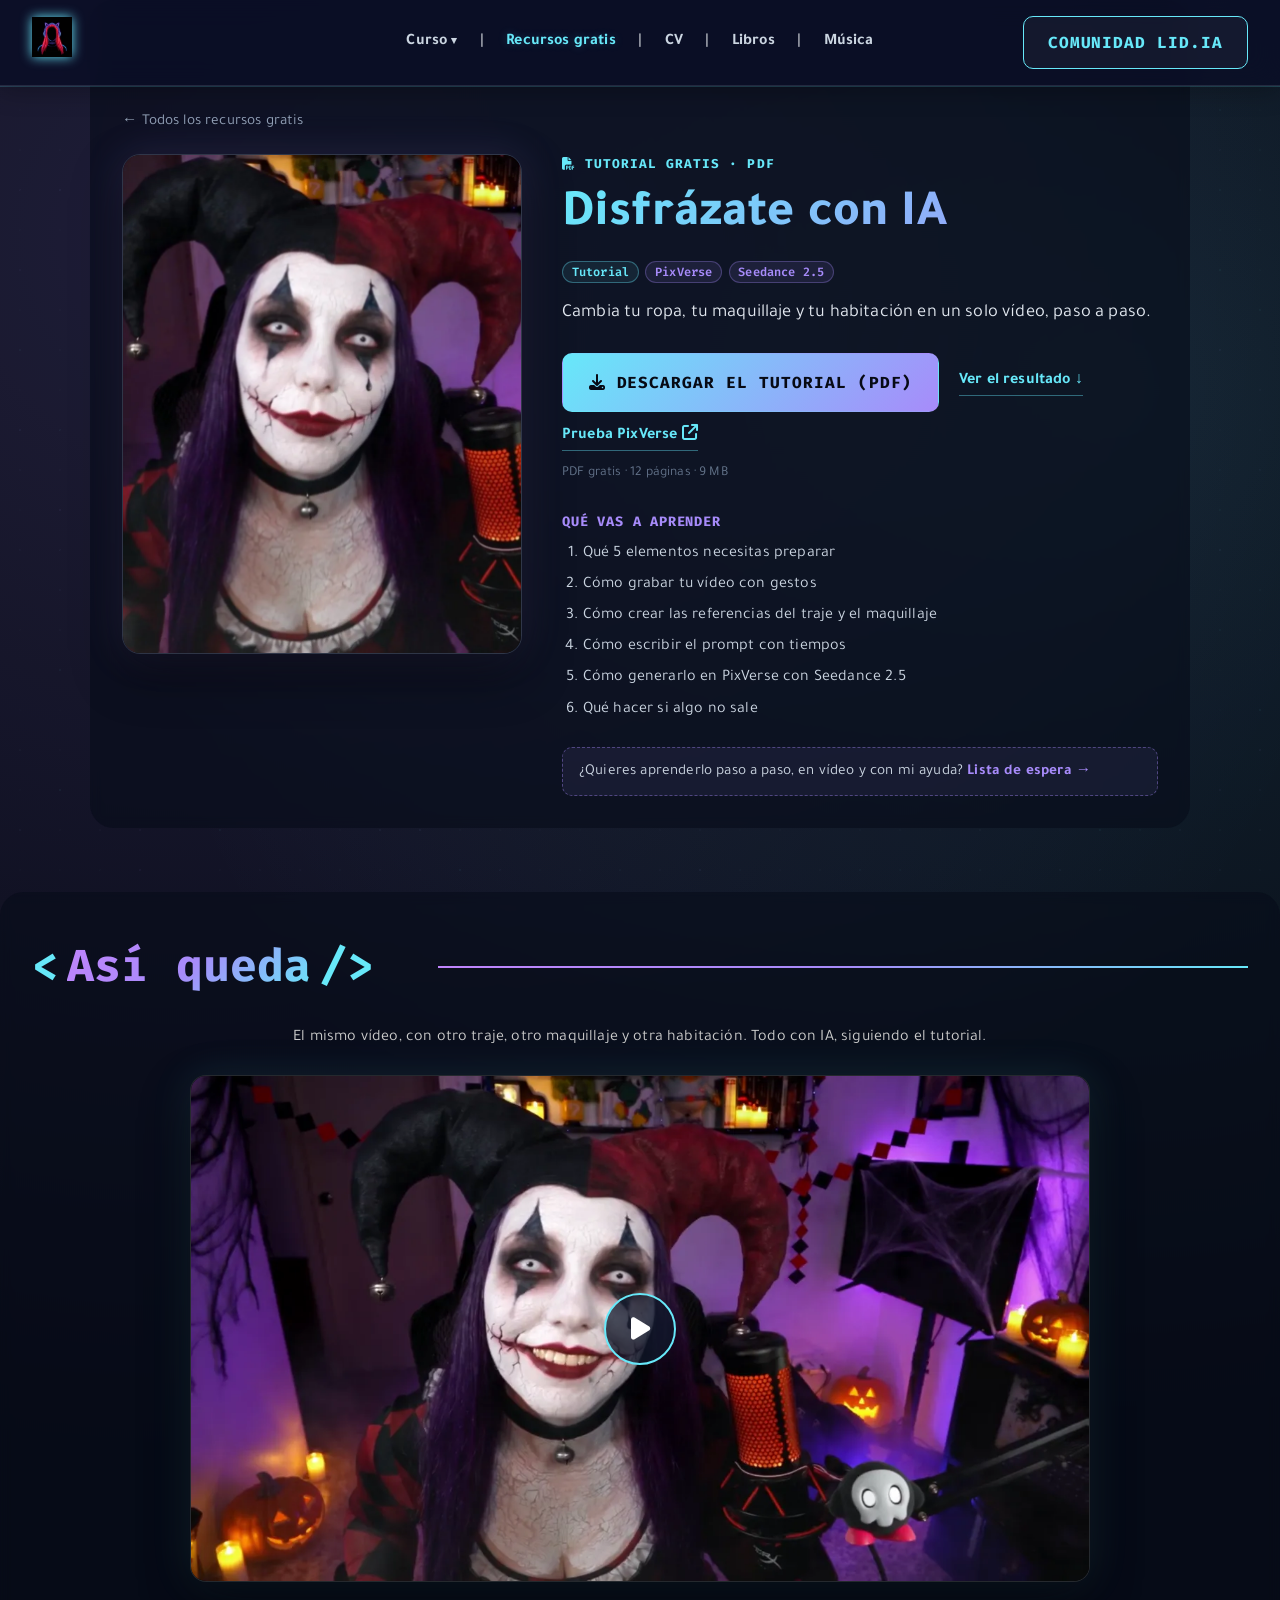
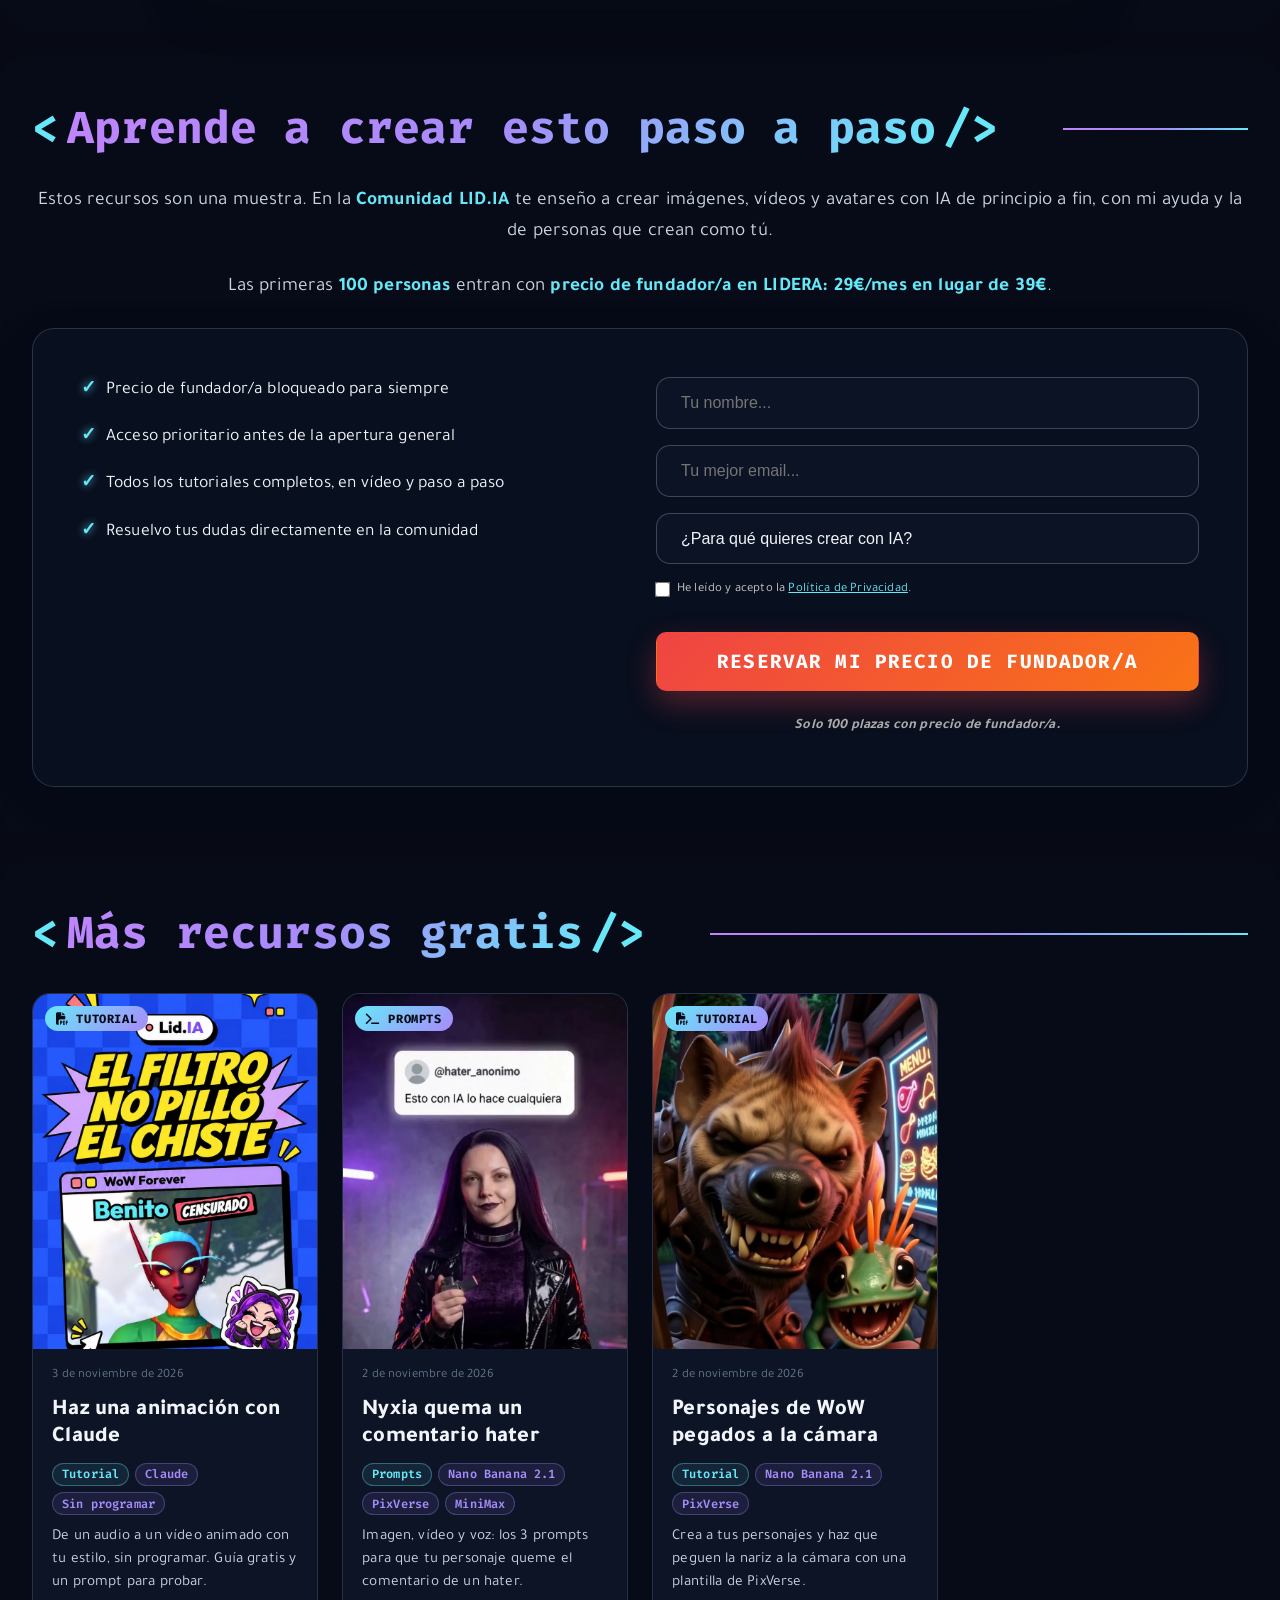
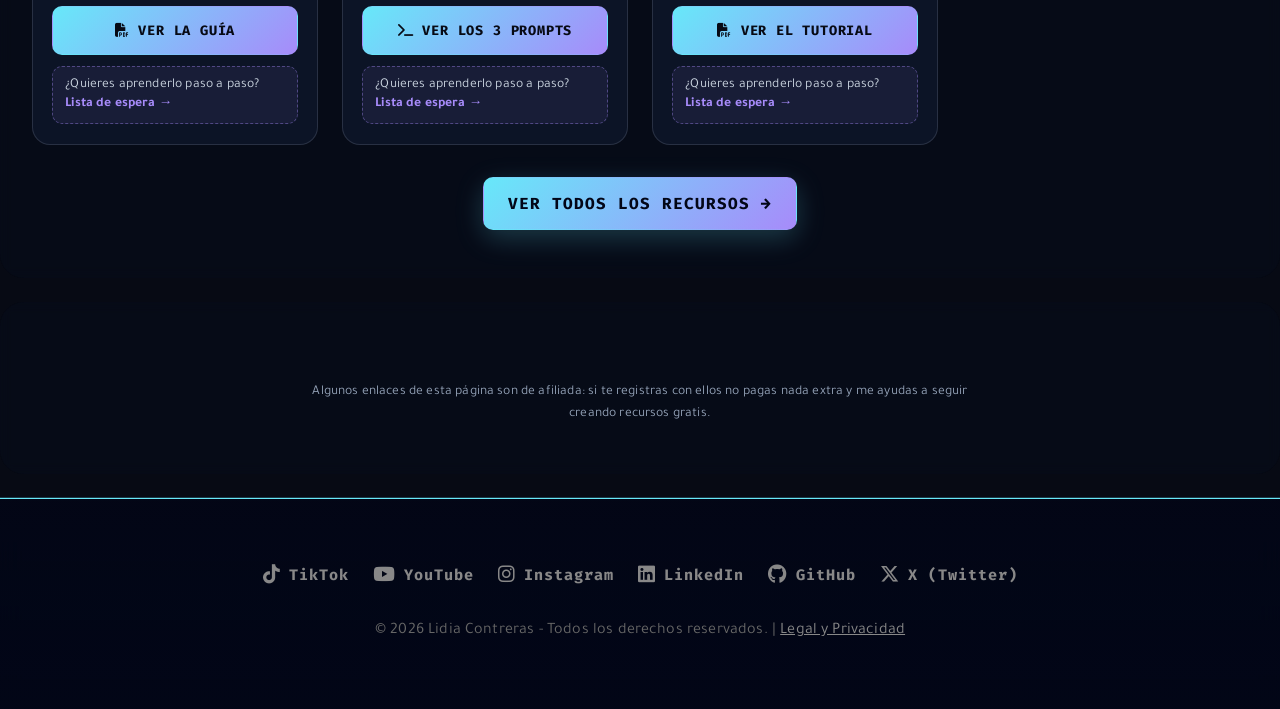
<file: recursos/disfraz/index.html>
<!DOCTYPE html>
<html lang="es">
<head>
    <meta charset="UTF-8">
    <meta name="viewport" content="width=device-width, initial-scale=1.0">
    <title>Disfrázate con IA: tutorial gratis en PDF | Lidia Contreras - LID.IA</title>
    <meta name="description" content="Cambia tu ropa, tu maquillaje y tu habitación en un solo vídeo con Seedance 2.5 en PixVerse. Tutorial gratis en PDF, paso a paso.">

    <!-- Canonical -->
    <link rel="canonical" href="https://lidiaconia.com/recursos/disfraz/">

    <!-- Open Graph / Redes Sociales -->
    <meta property="og:title" content="Disfrázate con IA: tutorial gratis en PDF | Lidia Contreras - LID.IA">
    <meta property="og:description" content="Cambia tu ropa, tu maquillaje y tu habitación en un solo vídeo con Seedance 2.5 en PixVerse. Tutorial gratis en PDF, paso a paso.">
    <meta property="og:image" content="https://lidiaconia.com/assets/recursos/disfraz-arlequina-og.jpg">
    <meta property="og:image:width" content="1200">
    <meta property="og:image:height" content="630">
    <meta property="og:url" content="https://lidiaconia.com/recursos/disfraz/">
    <meta property="og:type" content="website">
    <meta property="og:locale" content="es_ES">
    <meta property="og:site_name" content="Comunidad LID.IA">

    <!-- Twitter / X Cards -->
    <meta name="twitter:card" content="summary_large_image">
    <meta name="twitter:site" content="@lidiaconia">
    <meta name="twitter:title" content="Disfrázate con IA: tutorial gratis en PDF | Lidia Contreras - LID.IA">
    <meta name="twitter:description" content="Cambia tu ropa, tu maquillaje y tu habitación en un solo vídeo con Seedance 2.5 en PixVerse. Tutorial gratis en PDF, paso a paso.">
    <meta name="twitter:image" content="https://lidiaconia.com/assets/recursos/disfraz-arlequina-og.jpg">

    <!-- Robots -->
    <meta name="robots" content="index, follow">
    <meta name="author" content="Lidia Contreras">

    <!-- JSON-LD -->
    <script type="application/ld+json">
    {
      "@context": "https://schema.org",
      "@type": "HowTo",
      "name": "Disfrázate con IA",
      "description": "Cambia tu ropa, tu maquillaje y tu habitación en un solo vídeo con Seedance 2.5 en PixVerse, paso a paso.",
      "image": "https://lidiaconia.com/assets/recursos/disfraz-arlequina.webp",
      "url": "https://lidiaconia.com/recursos/disfraz/",
      "inLanguage": "es",
      "author": { "@type": "Person", "name": "Lidia Contreras", "url": "https://lidiaconia.com/" }
    }
    </script>

    <!-- Favicon -->
    <link rel="icon" type="image/webp" href="/assets/logo_negro_128.webp">

    <!-- Google Fonts -->
    <link rel="preconnect" href="https://fonts.googleapis.com">
    <link rel="preconnect" href="https://fonts.gstatic.com" crossorigin>
    <link href="https://fonts.googleapis.com/css2?family=Tajawal:wght@400;500;700;800;900&family=Fira+Code:wght@400;500;700&display=swap" rel="stylesheet">
    <!-- FontAwesome Icons -->
    <link rel="stylesheet" href="https://cdnjs.cloudflare.com/ajax/libs/font-awesome/6.5.2/css/all.min.css">
    <link rel="stylesheet" href="/styles.css?v=20261103a">
</head>
<body class="theme-recursos">
    <canvas id="particleCanvas"></canvas> <!-- Background -->

    <header class="sticky-header">
        <div class="header-container">
            <div class="logo">
                <a href="/index.html"><img src="/assets/logo_negro_128.webp" alt="Lidia Contreras Logo"></a>
            </div>
            <button class="hamburger" aria-label="Abrir menú" aria-expanded="false">
                <span></span>
                <span></span>
                <span></span>
            </button>
            <nav class="center-menu">
                <div class="nav-dropdown">
                    <a href="/index.html" class="nav-dropdown-trigger">Curso <span class="nav-caret">&#9662;</span></a>
                    <div class="nav-dropdown-panel">
                        <a href="/index.html#comunidad">La Comunidad</a>
                        <a href="/index.html#scroll-modulos">Los M&oacute;dulos</a>
                        <a href="/index.html#tiers">Planes y precios</a>
                        <a href="/index.html#recursos">Recursos</a>
                        <a href="/index.html#waitlist">Lista de espera</a>
                    </div>
                </div> |
                <a href="/recursos/" style="color: #67e8f9; text-shadow: 0 0 10px rgba(103, 232, 249, 0.5);">Recursos gratis</a> |
                <a href="/cv.html">CV</a> |
                <a href="/libros.html">Libros</a> |
                <a href="/musica.html">M&uacute;sica</a>
            </nav>
            <a href="#waitlist" class="btn skool-btn-nav">Comunidad LID.IA</a>
        </div>
        <nav class="mobile-menu">
            <div class="mobile-nav-group">
            <button class="mobile-nav-trigger" aria-expanded="false">Curso <span class="nav-caret">&#9662;</span></button>
            <div class="mobile-nav-submenu">
                <a href="/index.html#comunidad">La Comunidad</a>
                <a href="/index.html#scroll-modulos">Los M&oacute;dulos</a>
                <a href="/index.html#tiers">Planes y precios</a>
                <a href="/index.html#recursos">Recursos</a>
                <a href="/index.html#waitlist">Lista de espera</a>
            </div>
        </div>
            <a href="/recursos/" style="color: #67e8f9;">Recursos gratis</a>
            <a href="/cv.html">CV</a>
            <a href="/libros.html">Libros</a>
            <a href="/musica.html">M&uacute;sica</a>
            <a href="#waitlist" class="btn skool-btn-nav" style="display: block; text-align: center;">Comunidad LID.IA</a>
        </nav>
    </header>

    <main>

        <section class="rec-detail">
            <a class="rec-back" href="/recursos/">&larr; Todos los recursos gratis</a>
            <div class="rec-detail-grid">
                <img class="rec-detail-img" src="/assets/recursos/disfraz-arlequina.webp" width="800" height="1000" alt="Resultado del tutorial: disfraz de arlequina hecho con IA">
                <div>
                    <span class="rec-kicker"><i class="fa-solid fa-file-pdf"></i> Tutorial gratis &middot; PDF</span>
                    <h1>Disfr&aacute;zate con IA</h1>
                    <div class="rec-tags">
                        <span class="rec-tag rec-tag-tipo">Tutorial</span>
                        <span class="rec-tag">PixVerse</span>
                        <span class="rec-tag">Seedance 2.5</span>
                    </div>
                    <p class="rec-lead">Cambia tu ropa, tu maquillaje y tu habitaci&oacute;n en un solo v&iacute;deo, paso a paso.</p>
                    <div class="rec-actions">
                        <a class="btn rec-main" href="/assets/recursos/2026-10-31_tutorial_disfrazate-con-ia.pdf" download><i class="fa-solid fa-download"></i> Descargar el tutorial (PDF)</a>
                        <a class="rec-secondary" href="#video">Ver el resultado &darr;</a>
                        <a class="rec-secondary" href="https://motivaiprivatelimited.sjv.io/7XyWbg?subId1=disfraz" target="_blank" rel="sponsored nofollow noopener">Prueba PixVerse <i class="fa-solid fa-arrow-up-right-from-square"></i></a>
                    </div>
                    <p class="rec-meta">PDF gratis &middot; 12 p&aacute;ginas &middot; 9 MB</p>

                    <div class="rec-includes">
                        <h2>Qu&eacute; vas a aprender</h2>
                        <ol>
                            <li>Qu&eacute; 5 elementos necesitas preparar</li>
                            <li>C&oacute;mo grabar tu v&iacute;deo con gestos</li>
                            <li>C&oacute;mo crear las referencias del traje y el maquillaje</li>
                            <li>C&oacute;mo escribir el prompt con tiempos</li>
                            <li>C&oacute;mo generarlo en PixVerse con Seedance 2.5</li>
                            <li>Qu&eacute; hacer si algo no sale</li>
                        </ol>
                    </div>

                    <a class="rec-wl" href="#waitlist"><span>&iquest;Quieres aprenderlo paso a paso, en v&iacute;deo y con mi ayuda?</span> <strong>Lista de espera &rarr;</strong></a>
                </div>
            </div>
        </section>

        <!-- VÍDEO DEL RESULTADO (YouTube se carga al pulsar; al acabar lo tapa nuestra tarjeta) -->
        <section id="video" class="process-section" style="scroll-margin-top: 80px;">
            <div class="section-header">
                <h2 class="section-title">
                    <span class="title-bracket">&lt;</span>
                    <span class="title-text">As&iacute; queda</span>
                    <span class="title-bracket">/&gt;</span>
                </h2>
                <div class="section-line"></div>
            </div>
            <p class="inter text-center" style="color: #ccc; margin-bottom: 1.5rem;">El mismo v&iacute;deo, con otro traje, otro maquillaje y otra habitaci&oacute;n. Todo con IA, siguiendo el tutorial.</p>
            <div class="rec-video">
                <button type="button" class="rec-video-play" data-yt="vYIiXGzOnaU" aria-label="Reproducir: Disfrázate con IA, el resultado">
                    <img src="/assets/recursos/disfraz-video.webp" width="1280" height="720" loading="lazy" alt="Resultado del tutorial: disfraz de arlequina hecho con IA">
                    <span class="yt-lite-play" aria-hidden="true"><i class="fa-solid fa-play"></i></span>
                </button>
                <div class="rec-video-end" hidden>
                    <p>&iquest;Te ha picado el gusanillo?</p>
                    <a class="btn rec-main" href="/assets/recursos/2026-10-31_tutorial_disfrazate-con-ia.pdf" download><i class="fa-solid fa-download"></i> Descargar el tutorial (PDF)</a>
                    <a class="rec-secondary" href="#waitlist">Aprenderlo paso a paso: lista de espera &rarr;</a>
                    <button type="button" class="rec-video-replay"><i class="fa-solid fa-rotate-left"></i> Verlo otra vez</button>
                </div>
            </div>
        </section>

        <!-- LISTA DE ESPERA -->
        <section id="waitlist" class="waitlist-section" style="scroll-margin-top: 80px;">
            <div class="section-header">
                <h2 class="section-title">
                    <span class="title-bracket">&lt;</span>
                    <span class="title-text">Aprende a crear esto paso a paso</span>
                    <span class="title-bracket">/&gt;</span>
                </h2>
                <div class="section-line"></div>
            </div>
            <p class="subtitle inter text-center waitlist-subtitle">Estos recursos son una muestra. En la <strong style="color: var(--page-primary);">Comunidad LID.IA</strong> te ense&ntilde;o a crear im&aacute;genes, v&iacute;deos y avatares con IA de principio a fin, con mi ayuda y la de personas que crean como t&uacute;.</p>
            <p class="subtitle inter text-center waitlist-subtitle">Las primeras <strong style="color: var(--page-primary);">100 personas</strong> entran con <strong style="color: var(--page-primary);">precio de fundador/a en LIDERA: 29&euro;/mes en lugar de 39&euro;</strong>.</p>

            <div class="waitlist-container" data-shape-mask>
                <div class="waitlist-benefits">
                    <ul>
                        <li>Precio de fundador/a bloqueado para siempre</li>
                        <li>Acceso prioritario antes de la apertura general</li>
                        <li>Todos los tutoriales completos, en v&iacute;deo y paso a paso</li>
                        <li>Resuelvo tus dudas directamente en la comunidad</li>
                    </ul>
                </div>

                <div class="waitlist-form-wrapper">
                    <form id="waitlistForm" class="waitlist-form" action="https://formspree.io/f/mwvwblkv" method="POST">
                        <input type="hidden" name="origen" value="recurso-disfraz">
                        <div class="input-group">
                            <input type="text" id="waitlistName" name="nombre" placeholder="Tu nombre..." required class="neon-input">
                        </div>
                        <div class="input-group">
                            <input type="email" id="waitlistEmail" name="email" placeholder="Tu mejor email..." required class="neon-input">
                        </div>
                        <div class="input-group">
                            <select id="waitlistReason" name="motivo" required class="neon-input" style="appearance: none; cursor: pointer;">
                                <option value="" disabled selected>&iquest;Para qu&eacute; quieres crear con IA?</option>
                                <option value="Marca Personal">Crear mi Marca Personal</option>
                                <option value="Vender Servicios">Vender a Clientes/Empresas</option>
                                <option value="Docencia">Material Educativo / Alumnos</option>
                                <option value="Hobby">Hobby y Curiosidad</option>
                            </select>
                            <div class="legal-checkbox" style="display: flex; align-items: flex-start; gap: 0.5rem; text-align: left; font-size: 0.8rem; color: #ccc; margin-top: 1rem;">
                                <input type="checkbox" id="privacy" required style="margin-top: 0.2rem; transform: scale(1.2); accent-color: var(--blue);">
                                <label for="privacy">He le&iacute;do y acepto la <a href="/legal.html" target="_blank" rel="noopener noreferrer" style="color: var(--blue);">Pol&iacute;tica de Privacidad</a>.</label>
                            </div>
                        </div>
                        <button type="submit" class="btn danger-btn submit-btn" style="margin-top: 1rem;">RESERVAR MI PRECIO DE FUNDADOR/A</button>
                    </form>

                    <div id="waitlistSuccess" class="success-message" style="display: none;">
                        &iexcl;Est&aacute;s dentro! Te escribiremos en cuanto abramos plazas &mdash; revisa tu bandeja de entrada.
                    </div>
                    <div id="waitlistError" class="error-message" style="display: none;">
                        Por favor, escribe un email v&aacute;lido.
                    </div>

                    <div class="urgency-counter" style="color: #aaa; font-size: 0.9rem;">
                        <i>Solo 100 plazas con precio de fundador/a.</i>
                    </div>
                </div>
            </div>
        </section>

        <!-- MÁS RECURSOS -->
        <section class="process-section">
            <div class="section-header">
                <h2 class="section-title">
                    <span class="title-bracket">&lt;</span>
                    <span class="title-text">M&aacute;s recursos gratis</span>
                    <span class="title-bracket">/&gt;</span>
                </h2>
                <div class="section-line"></div>
            </div>
            <div class="rec-grid" data-recursos="3" data-excluir="disfraz"></div>
            <p class="rec-more"><a href="/recursos/" class="btn primary-btn">Ver todos los recursos &rarr;</a></p>
        </section>

        <section class="process-section">
            <p class="inter text-center tools-disclosure">Algunos enlaces de esta p&aacute;gina son de afiliada: si te registras con ellos no pagas nada extra y me ayudas a seguir creando recursos gratis.</p>
        </section>

    </main>

    <footer class="text-center" style="padding: 4rem 2rem; display: flex; flex-direction: column; align-items: center; gap: 2rem;">
        <div class="footer-socials" style="display: flex; gap: 1.5rem; flex-wrap: wrap; justify-content: center;">
            <a href="https://www.tiktok.com/@lidiaconia" target="_blank" rel="noopener noreferrer" class="footer-link tiktok"><i class="fa-brands fa-tiktok"></i> TikTok</a>
            <a href="https://www.youtube.com/@lidiaconia" target="_blank" rel="noopener noreferrer" class="footer-link youtube"><i class="fa-brands fa-youtube"></i> YouTube</a>
            <a href="https://www.instagram.com/lidia.conia" target="_blank" rel="noopener noreferrer" class="footer-link instagram"><i class="fa-brands fa-instagram"></i> Instagram</a>
            <a href="https://www.linkedin.com/in/lidiaconia" target="_blank" rel="noopener noreferrer" class="footer-link linkedin"><i class="fa-brands fa-linkedin"></i> LinkedIn</a>
            <a href="https://github.com/liconoc" target="_blank" rel="noopener noreferrer" class="footer-link github"><i class="fa-brands fa-github"></i> GitHub</a>
            <a href="https://x.com/lidiaconia" target="_blank" rel="noopener noreferrer" class="footer-link twitter"><i class="fa-brands fa-x-twitter"></i> X (Twitter)</a>
        </div>
        <p class="inter" style="color: #666;">&copy; 2026 Lidia Contreras - Todos los derechos reservados. | <a href="/legal.html" style="color: #888;">Legal y Privacidad</a></p>
    </footer>

    <script src="/script.js?v=20261030a"></script>
    <script src="/recursos.js?v=20261103a"></script>
    <!-- Cloudflare Web Analytics --><script type='module' src='https://static.cloudflareinsights.com/beacon.min.js' data-cf-beacon='{"token": "f8934614dd854373b2e4546ebebf8414"}'></script><!-- End Cloudflare Web Analytics -->
</body>
</html>
</file>
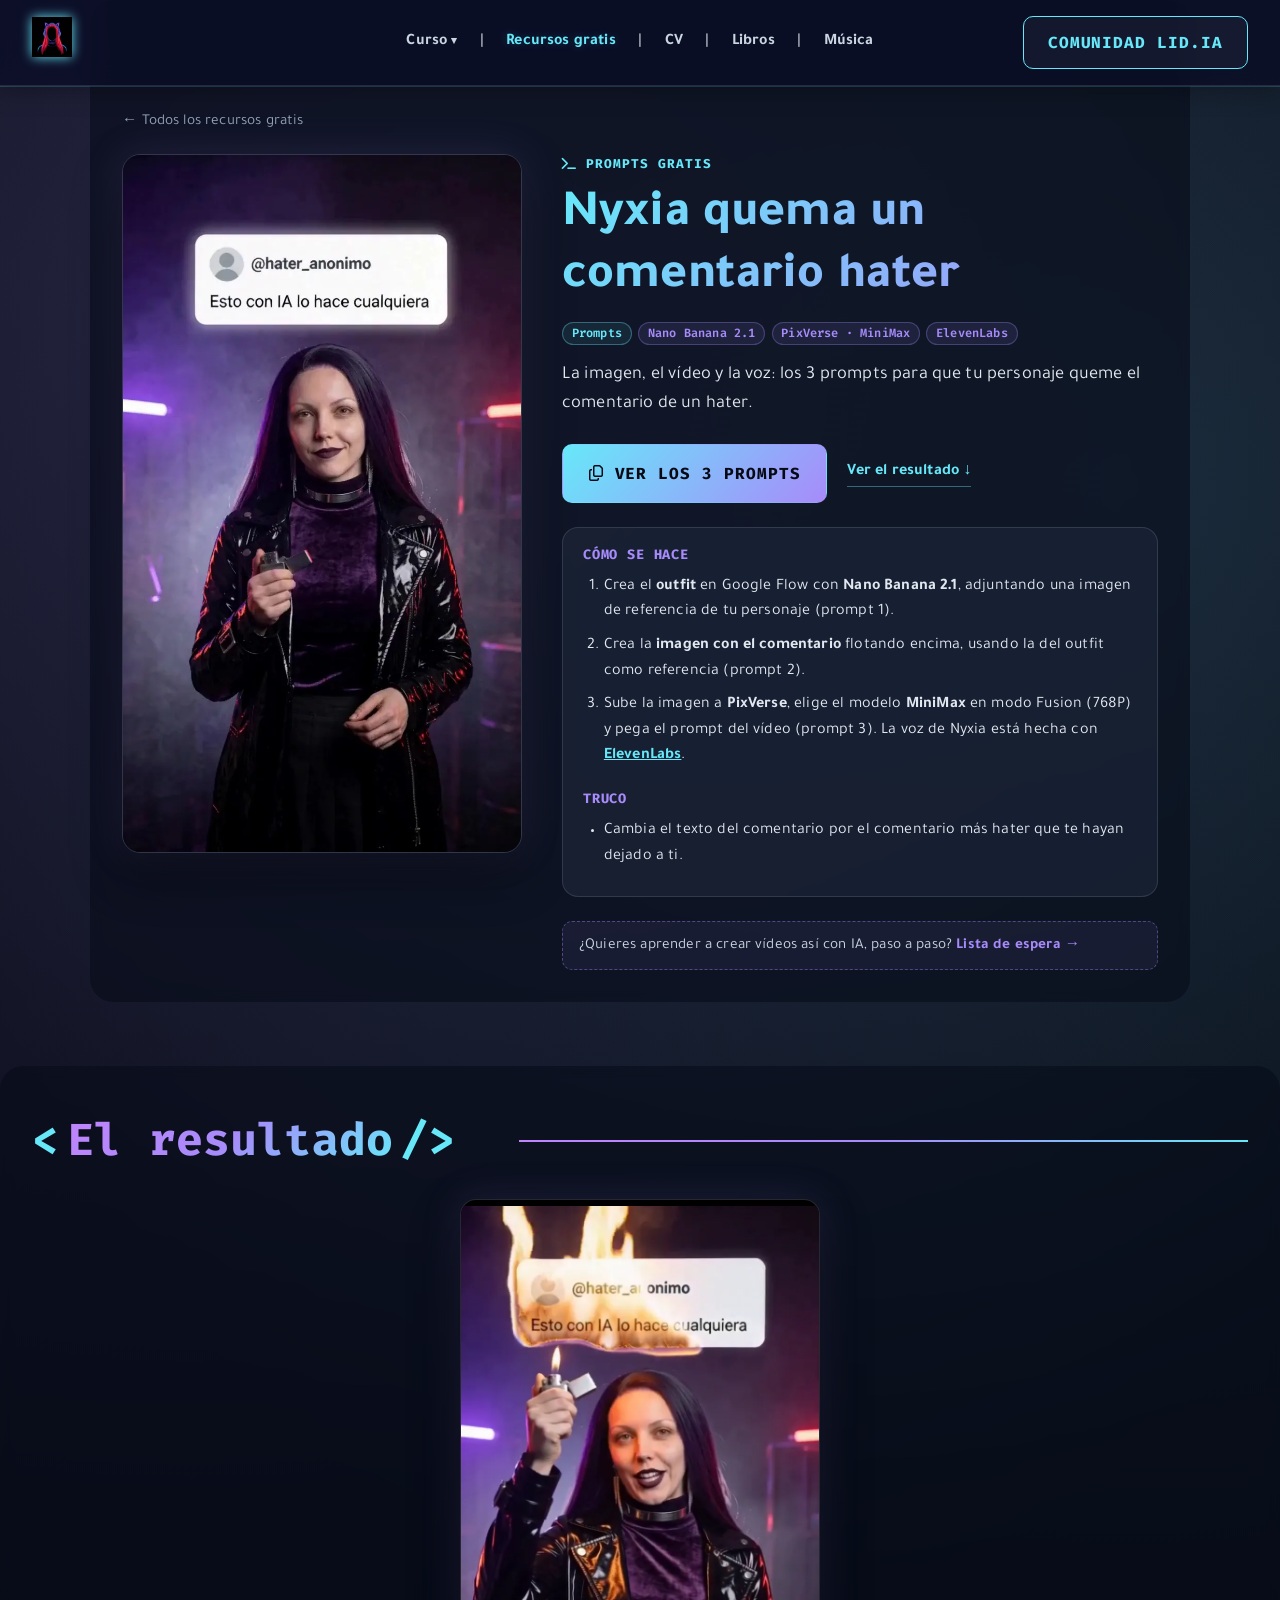
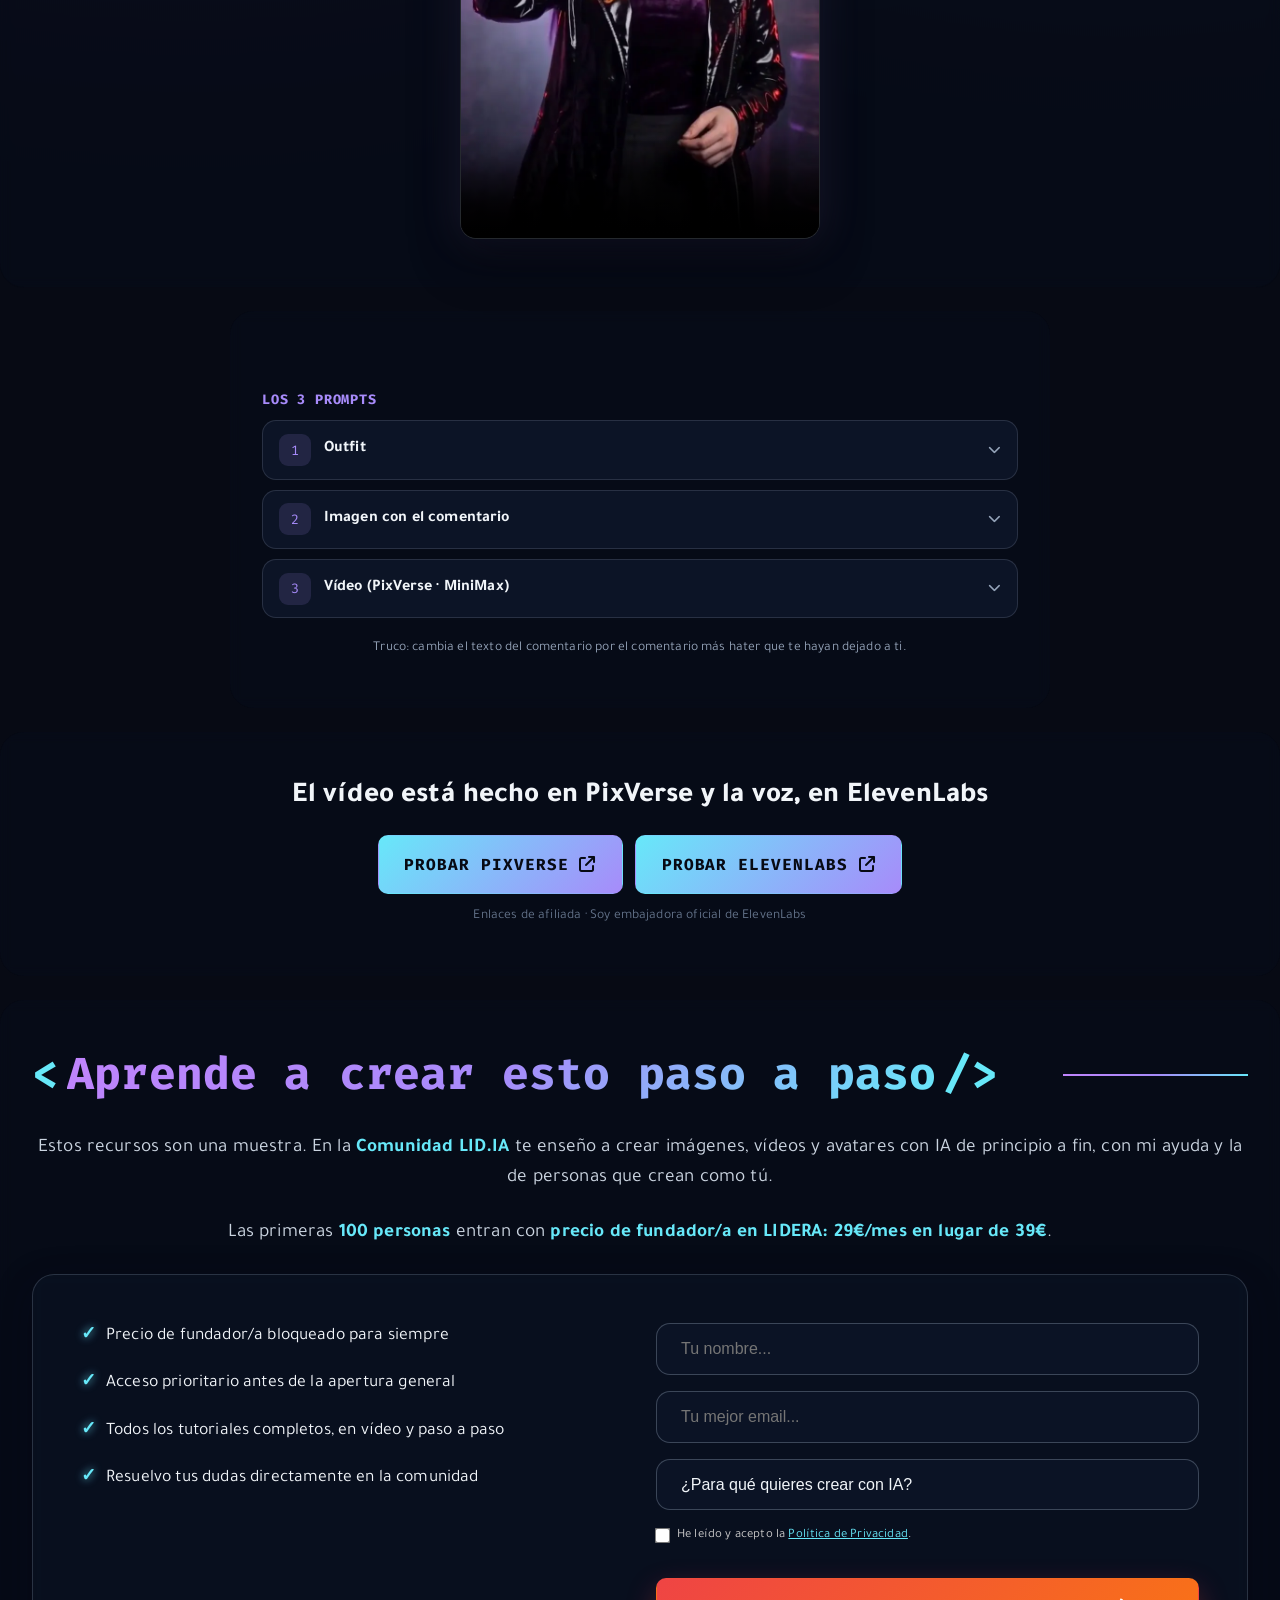
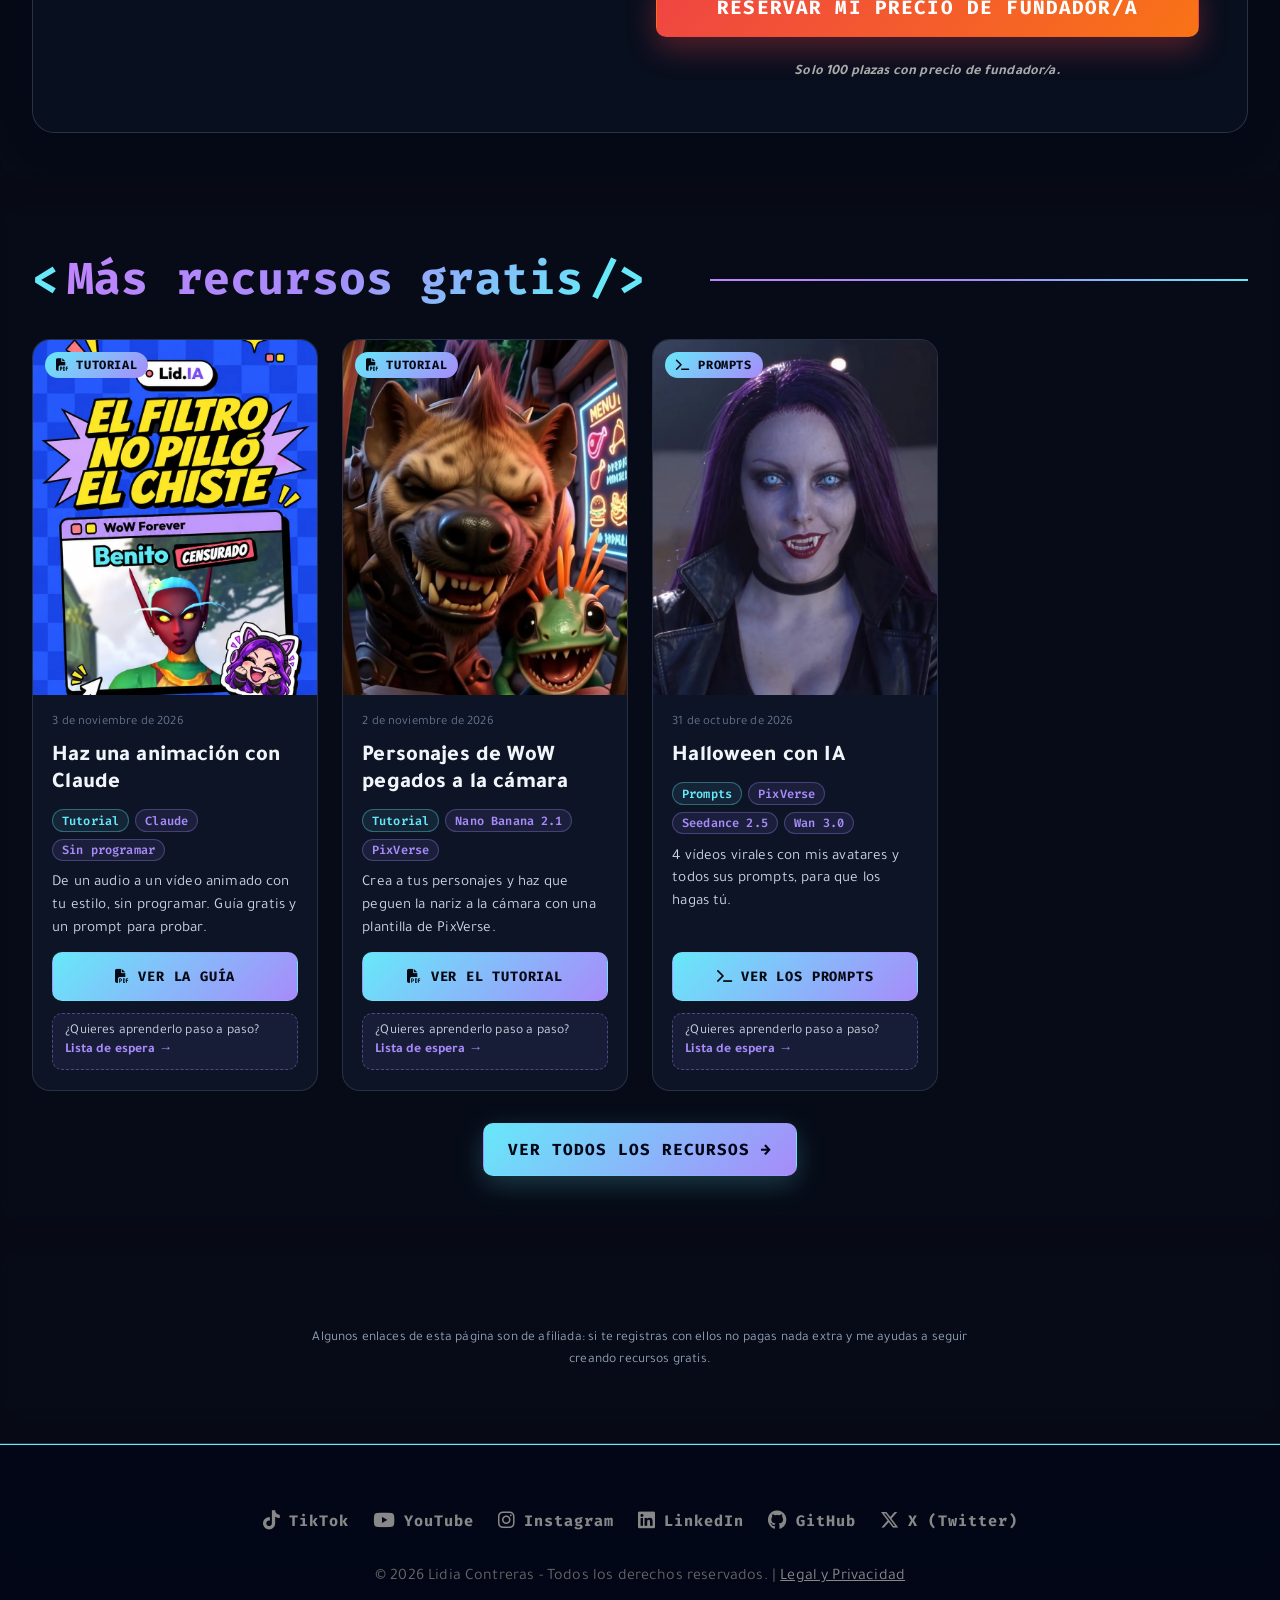
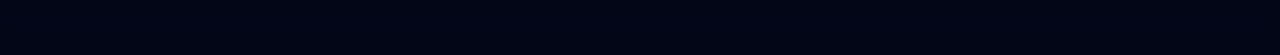
<file: recursos/fuego/index.html>
<!DOCTYPE html>
<html lang="es">
<head>
    <meta charset="UTF-8">
    <meta name="viewport" content="width=device-width, initial-scale=1.0">
    <title>Nyxia quema un comentario hater: prompts gratis | Lidia Contreras - LID.IA</title>
    <meta name="description" content="Los 3 prompts para que tu personaje queme el comentario de un hater: imagen con Nano Banana 2.1 y vídeo con MiniMax en PixVerse. Cópialos gratis.">

    <!-- Canonical -->
    <link rel="canonical" href="https://lidiaconia.com/recursos/fuego/">

    <!-- Open Graph / Redes Sociales -->
    <meta property="og:title" content="Nyxia quema un comentario hater: prompts gratis | Lidia Contreras - LID.IA">
    <meta property="og:description" content="Los 3 prompts para que tu personaje queme el comentario de un hater: imagen con Nano Banana 2.1 y vídeo con MiniMax en PixVerse. Cópialos gratis.">
    <meta property="og:image" content="https://lidiaconia.com/assets/recursos/fuego-og.jpg">
    <meta property="og:image:width" content="1200">
    <meta property="og:image:height" content="630">
    <meta property="og:url" content="https://lidiaconia.com/recursos/fuego/">
    <meta property="og:type" content="website">
    <meta property="og:locale" content="es_ES">
    <meta property="og:site_name" content="Comunidad LID.IA">

    <!-- Twitter / X Cards -->
    <meta name="twitter:card" content="summary_large_image">
    <meta name="twitter:site" content="@lidiaconia">
    <meta name="twitter:title" content="Nyxia quema un comentario hater: prompts gratis | Lidia Contreras - LID.IA">
    <meta name="twitter:description" content="Los 3 prompts para que tu personaje queme el comentario de un hater: imagen con Nano Banana 2.1 y vídeo con MiniMax en PixVerse. Cópialos gratis.">
    <meta name="twitter:image" content="https://lidiaconia.com/assets/recursos/fuego-og.jpg">

    <!-- Robots -->
    <meta name="robots" content="index, follow">
    <meta name="author" content="Lidia Contreras">

    <!-- Favicon -->
    <link rel="icon" type="image/webp" href="/assets/logo_negro_128.webp">

    <!-- Google Fonts -->
    <link rel="preconnect" href="https://fonts.googleapis.com">
    <link rel="preconnect" href="https://fonts.gstatic.com" crossorigin>
    <link href="https://fonts.googleapis.com/css2?family=Tajawal:wght@400;500;700;800;900&family=Fira+Code:wght@400;500;700&display=swap" rel="stylesheet">
    <!-- FontAwesome Icons -->
    <link rel="stylesheet" href="https://cdnjs.cloudflare.com/ajax/libs/font-awesome/6.5.2/css/all.min.css">
    <link rel="stylesheet" href="/styles.css?v=20261103a">
</head>
<body class="theme-recursos">
    <canvas id="particleCanvas"></canvas> <!-- Background -->

    <header class="sticky-header">
        <div class="header-container">
            <div class="logo">
                <a href="/index.html"><img src="/assets/logo_negro_128.webp" alt="Lidia Contreras Logo"></a>
            </div>
            <button class="hamburger" aria-label="Abrir menú" aria-expanded="false">
                <span></span>
                <span></span>
                <span></span>
            </button>
            <nav class="center-menu">
                <div class="nav-dropdown">
                    <a href="/index.html" class="nav-dropdown-trigger">Curso <span class="nav-caret">&#9662;</span></a>
                    <div class="nav-dropdown-panel">
                        <a href="/index.html#comunidad">La Comunidad</a>
                        <a href="/index.html#scroll-modulos">Los M&oacute;dulos</a>
                        <a href="/index.html#tiers">Planes y precios</a>
                        <a href="/index.html#recursos">Recursos</a>
                        <a href="/index.html#waitlist">Lista de espera</a>
                    </div>
                </div> |
                <a href="/recursos/" style="color: #67e8f9; text-shadow: 0 0 10px rgba(103, 232, 249, 0.5);">Recursos gratis</a> |
                <a href="/cv.html">CV</a> |
                <a href="/libros.html">Libros</a> |
                <a href="/musica.html">M&uacute;sica</a>
            </nav>
            <a href="#waitlist" class="btn skool-btn-nav">Comunidad LID.IA</a>
        </div>
        <nav class="mobile-menu">
            <div class="mobile-nav-group">
            <button class="mobile-nav-trigger" aria-expanded="false">Curso <span class="nav-caret">&#9662;</span></button>
            <div class="mobile-nav-submenu">
                <a href="/index.html#comunidad">La Comunidad</a>
                <a href="/index.html#scroll-modulos">Los M&oacute;dulos</a>
                <a href="/index.html#tiers">Planes y precios</a>
                <a href="/index.html#recursos">Recursos</a>
                <a href="/index.html#waitlist">Lista de espera</a>
            </div>
        </div>
            <a href="/recursos/" style="color: #67e8f9;">Recursos gratis</a>
            <a href="/cv.html">CV</a>
            <a href="/libros.html">Libros</a>
            <a href="/musica.html">M&uacute;sica</a>
            <a href="#waitlist" class="btn skool-btn-nav" style="display: block; text-align: center;">Comunidad LID.IA</a>
        </nav>
    </header>

    <main>

        <section class="rec-detail">
            <a class="rec-back" href="/recursos/">&larr; Todos los recursos gratis</a>
            <div class="rec-detail-grid">
                <img class="rec-detail-img" src="/assets/recursos/fuego/imagen-inicial.webp" width="768" height="1344" alt="Imagen inicial: Nyxia con un mechero y el comentario hater flotando encima">
                <div>
                    <span class="rec-kicker"><i class="fa-solid fa-terminal"></i> Prompts gratis</span>
                    <h1>Nyxia quema un comentario hater</h1>
                    <div class="rec-tags">
                        <span class="rec-tag rec-tag-tipo">Prompts</span>
                        <span class="rec-tag">Nano Banana 2.1</span>
                        <span class="rec-tag">PixVerse &middot; MiniMax</span>
                        <span class="rec-tag">ElevenLabs</span>
                    </div>
                    <p class="rec-lead">La imagen, el v&iacute;deo y la voz: los 3 prompts para que tu personaje queme el comentario de un hater.</p>
                    <div class="rec-actions">
                        <a class="btn rec-main" href="#prompts"><i class="fa-regular fa-copy"></i> Ver los 3 prompts</a>
                        <a class="rec-secondary" href="#video">Ver el resultado &darr;</a>
                    </div>
                    <div class="rec-howto">
                        <h2>C&oacute;mo se hace</h2>
                        <ol>
                            <li>Crea el <strong>outfit</strong> en Google Flow con <strong>Nano Banana 2.1</strong>, adjuntando una imagen de referencia de tu personaje (prompt 1).</li>
                            <li>Crea la <strong>imagen con el comentario</strong> flotando encima, usando la del outfit como referencia (prompt 2).</li>
                            <li>Sube la imagen a <strong>PixVerse</strong>, elige el modelo <strong>MiniMax</strong> en modo Fusion (768P) y pega el prompt del v&iacute;deo (prompt 3). La voz de Nyxia est&aacute; hecha con <a href="https://try.elevenlabs.io/dd23u6m4sdub" target="_blank" rel="sponsored nofollow noopener">ElevenLabs</a>.</li>
                        </ol>
                        <h2>Truco</h2>
                        <ul>
                            <li>Cambia el texto del comentario por el comentario m&aacute;s hater que te hayan dejado a ti.</li>
                        </ul>
                    </div>
                    <a class="rec-wl" href="#waitlist"><span>&iquest;Quieres aprender a crear v&iacute;deos as&iacute; con IA, paso a paso?</span> <strong>Lista de espera &rarr;</strong></a>
                </div>
            </div>
        </section>

        <section id="video" class="process-section" style="scroll-margin-top: 80px;">
            <div class="section-header">
                <h2 class="section-title">
                    <span class="title-bracket">&lt;</span>
                    <span class="title-text">El resultado</span>
                    <span class="title-bracket">/&gt;</span>
                </h2>
                <div class="section-line"></div>
            </div>
            <video class="rec-hw-video rec-fuego-video" src="/assets/recursos/fuego/fuego.mp4" poster="/assets/recursos/fuego/fuego-poster.webp" width="768" height="1344" controls loop playsinline preload="metadata"></video>
        </section>

        <section class="process-section" id="prompts" style="scroll-margin-top: 80px; max-width: 820px;">
            <h2 class="rec-serie">Los 3 prompts</h2>
            <div class="rec-prompts">
                <details class="rec-prompt" id="p1">
                    <summary><span class="num">1</span><span class="ttl">Outfit</span><i class="fa-solid fa-chevron-down chev"></i></summary>
                    <div class="body">
                        <pre>Full-body photo of the woman from the reference image, same face, same purple hair and same features, wearing a dark glam outfit: a long black patent leather trench coat worn open, a fitted deep purple velvet turtleneck top, a black pleated mini skirt over sheer black tights, knee-high black lace-up boots with silver buckles, a silver choker, long silver earrings and dark plum lipstick, confident queen-like attitude, standing facing the camera, whole body visible from head to feet, plain dark studio background, realistic photo, 9:16 vertical, no text, no logos</pre>
                        <button type="button" class="rec-copy"><i class="fa-regular fa-copy"></i> <span>Copiar prompt</span></button>
                    </div>
                </details>
                <details class="rec-prompt" id="p2">
                    <summary><span class="num">2</span><span class="ttl">Imagen con el comentario</span><i class="fa-solid fa-chevron-down chev"></i></summary>
                    <div class="body">
                        <pre>Medium shot of the woman from the reference image, same face, purple hair and outfit (open black patent leather trench coat, purple velvet turtleneck, silver choker), standing in a dark moody room with purple and red neon light and light haze, looking at the camera with a calm, unimpressed half smile, holding a silver zippo lighter in one hand. Floating above her head, a large white social media comment card with rounded corners, a small grey round avatar without a face, the username "@hater_anonimo" and the comment text in Spanish: "Esto con IA lo hace cualquiera". The comment card is sharp, readable and slightly glowing. Realistic photo, cinematic lighting, 9:16 vertical, no logos</pre>
                        <button type="button" class="rec-copy"><i class="fa-regular fa-copy"></i> <span>Copiar prompt</span></button>
                        <img class="rec-shot" src="/assets/recursos/fuego/imagen-inicial.webp" width="768" height="1344" loading="lazy" style="aspect-ratio: 9 / 16; max-width: 360px;" alt="Imagen creada con este prompt">
                    </div>
                </details>
                <details class="rec-prompt" id="p3">
                    <summary><span class="num">3</span><span class="ttl">V&iacute;deo (PixVerse &middot; MiniMax)</span><i class="fa-solid fa-chevron-down chev"></i></summary>
                    <div class="body">
                        <pre>0-2s: She looks up at the floating hater comment above her head, raises one eyebrow and smirks, and flicks open the silver zippo lighter. She does not speak yet.
2-5s: She sets the comment card on fire from the bottom corner. While it burns, she says with a calm, ironic tone: "¿Que esto lo hace cualquiera?… Pues hazlo tú."
5-6s: The card turns into glowing embers and ash. She blows the ash away toward the camera, silent.
6-10s: She looks straight into the camera with a confident smile and says: "Si quieres saber cómo, escribe FUEGO y te mando el prompt." She winks at the end.
Purple and red neon light, warm flickering firelight on her face, slow push-in camera, realistic fire.</pre>
                        <button type="button" class="rec-copy"><i class="fa-regular fa-copy"></i> <span>Copiar prompt</span></button>
                    </div>
                </details>
            </div>
            <p class="rec-note">Truco: cambia el texto del comentario por el comentario m&aacute;s hater que te hayan dejado a ti.</p>
        </section>

        <section class="process-section rec-pixverse">
            <h2>El v&iacute;deo est&aacute; hecho en PixVerse y la voz, en ElevenLabs</h2>
            <div class="rec-pixverse-btns">
                <a class="btn rec-main" href="https://motivaiprivatelimited.sjv.io/7XyWbg?subId1=fuego" target="_blank" rel="sponsored nofollow noopener">Probar PixVerse <i class="fa-solid fa-arrow-up-right-from-square"></i></a>
                <a class="btn rec-main" href="https://try.elevenlabs.io/dd23u6m4sdub" target="_blank" rel="sponsored nofollow noopener">Probar ElevenLabs <i class="fa-solid fa-arrow-up-right-from-square"></i></a>
            </div>
            <p class="rec-meta">Enlaces de afiliada &middot; Soy embajadora oficial de ElevenLabs</p>
        </section>
        <!-- LISTA DE ESPERA -->
        <section id="waitlist" class="waitlist-section" style="scroll-margin-top: 80px;">
            <div class="section-header">
                <h2 class="section-title">
                    <span class="title-bracket">&lt;</span>
                    <span class="title-text">Aprende a crear esto paso a paso</span>
                    <span class="title-bracket">/&gt;</span>
                </h2>
                <div class="section-line"></div>
            </div>
            <p class="subtitle inter text-center waitlist-subtitle">Estos recursos son una muestra. En la <strong style="color: var(--page-primary);">Comunidad LID.IA</strong> te ense&ntilde;o a crear im&aacute;genes, v&iacute;deos y avatares con IA de principio a fin, con mi ayuda y la de personas que crean como t&uacute;.</p>
            <p class="subtitle inter text-center waitlist-subtitle">Las primeras <strong style="color: var(--page-primary);">100 personas</strong> entran con <strong style="color: var(--page-primary);">precio de fundador/a en LIDERA: 29&euro;/mes en lugar de 39&euro;</strong>.</p>

            <div class="waitlist-container" data-shape-mask>
                <div class="waitlist-benefits">
                    <ul>
                        <li>Precio de fundador/a bloqueado para siempre</li>
                        <li>Acceso prioritario antes de la apertura general</li>
                        <li>Todos los tutoriales completos, en v&iacute;deo y paso a paso</li>
                        <li>Resuelvo tus dudas directamente en la comunidad</li>
                    </ul>
                </div>

                <div class="waitlist-form-wrapper">
                    <form id="waitlistForm" class="waitlist-form" action="https://formspree.io/f/mwvwblkv" method="POST">
                        <input type="hidden" name="origen" value="recurso-fuego">
                        <div class="input-group">
                            <input type="text" id="waitlistName" name="nombre" placeholder="Tu nombre..." required class="neon-input">
                        </div>
                        <div class="input-group">
                            <input type="email" id="waitlistEmail" name="email" placeholder="Tu mejor email..." required class="neon-input">
                        </div>
                        <div class="input-group">
                            <select id="waitlistReason" name="motivo" required class="neon-input" style="appearance: none; cursor: pointer;">
                                <option value="" disabled selected>&iquest;Para qu&eacute; quieres crear con IA?</option>
                                <option value="Marca Personal">Crear mi Marca Personal</option>
                                <option value="Vender Servicios">Vender a Clientes/Empresas</option>
                                <option value="Docencia">Material Educativo / Alumnos</option>
                                <option value="Hobby">Hobby y Curiosidad</option>
                            </select>
                            <div class="legal-checkbox" style="display: flex; align-items: flex-start; gap: 0.5rem; text-align: left; font-size: 0.8rem; color: #ccc; margin-top: 1rem;">
                                <input type="checkbox" id="privacy" required style="margin-top: 0.2rem; transform: scale(1.2); accent-color: var(--blue);">
                                <label for="privacy">He le&iacute;do y acepto la <a href="/legal.html" target="_blank" rel="noopener noreferrer" style="color: var(--blue);">Pol&iacute;tica de Privacidad</a>.</label>
                            </div>
                        </div>
                        <button type="submit" class="btn danger-btn submit-btn" style="margin-top: 1rem;">RESERVAR MI PRECIO DE FUNDADOR/A</button>
                    </form>

                    <div id="waitlistSuccess" class="success-message" style="display: none;">
                        &iexcl;Est&aacute;s dentro! Te escribiremos en cuanto abramos plazas &mdash; revisa tu bandeja de entrada.
                    </div>
                    <div id="waitlistError" class="error-message" style="display: none;">
                        Por favor, escribe un email v&aacute;lido.
                    </div>

                    <div class="urgency-counter" style="color: #aaa; font-size: 0.9rem;">
                        <i>Solo 100 plazas con precio de fundador/a.</i>
                    </div>
                </div>
            </div>
        </section>

        <!-- MÁS RECURSOS -->
        <section class="process-section">
            <div class="section-header">
                <h2 class="section-title">
                    <span class="title-bracket">&lt;</span>
                    <span class="title-text">M&aacute;s recursos gratis</span>
                    <span class="title-bracket">/&gt;</span>
                </h2>
                <div class="section-line"></div>
            </div>
            <div class="rec-grid" data-recursos="3" data-excluir="fuego"></div>
            <p class="rec-more"><a href="/recursos/" class="btn primary-btn">Ver todos los recursos &rarr;</a></p>
        </section>

        <section class="process-section">
            <p class="inter text-center tools-disclosure">Algunos enlaces de esta p&aacute;gina son de afiliada: si te registras con ellos no pagas nada extra y me ayudas a seguir creando recursos gratis.</p>
        </section>
    </main>

    <footer class="text-center" style="padding: 4rem 2rem; display: flex; flex-direction: column; align-items: center; gap: 2rem;">
        <div class="footer-socials" style="display: flex; gap: 1.5rem; flex-wrap: wrap; justify-content: center;">
            <a href="https://www.tiktok.com/@lidiaconia" target="_blank" rel="noopener noreferrer" class="footer-link tiktok"><i class="fa-brands fa-tiktok"></i> TikTok</a>
            <a href="https://www.youtube.com/@lidiaconia" target="_blank" rel="noopener noreferrer" class="footer-link youtube"><i class="fa-brands fa-youtube"></i> YouTube</a>
            <a href="https://www.instagram.com/lidia.conia" target="_blank" rel="noopener noreferrer" class="footer-link instagram"><i class="fa-brands fa-instagram"></i> Instagram</a>
            <a href="https://www.linkedin.com/in/lidiaconia" target="_blank" rel="noopener noreferrer" class="footer-link linkedin"><i class="fa-brands fa-linkedin"></i> LinkedIn</a>
            <a href="https://github.com/liconoc" target="_blank" rel="noopener noreferrer" class="footer-link github"><i class="fa-brands fa-github"></i> GitHub</a>
            <a href="https://x.com/lidiaconia" target="_blank" rel="noopener noreferrer" class="footer-link twitter"><i class="fa-brands fa-x-twitter"></i> X (Twitter)</a>
        </div>
        <p class="inter" style="color: #666;">&copy; 2026 Lidia Contreras - Todos los derechos reservados. | <a href="/legal.html" style="color: #888;">Legal y Privacidad</a></p>
    </footer>

    <script src="/script.js?v=20261030a"></script>
    <script src="/recursos.js?v=20261103a"></script>
    <!-- Cloudflare Web Analytics --><script type='module' src='https://static.cloudflareinsights.com/beacon.min.js' data-cf-beacon='{"token": "f8934614dd854373b2e4546ebebf8414"}'></script><!-- End Cloudflare Web Analytics -->
</body>
</html>
</file>
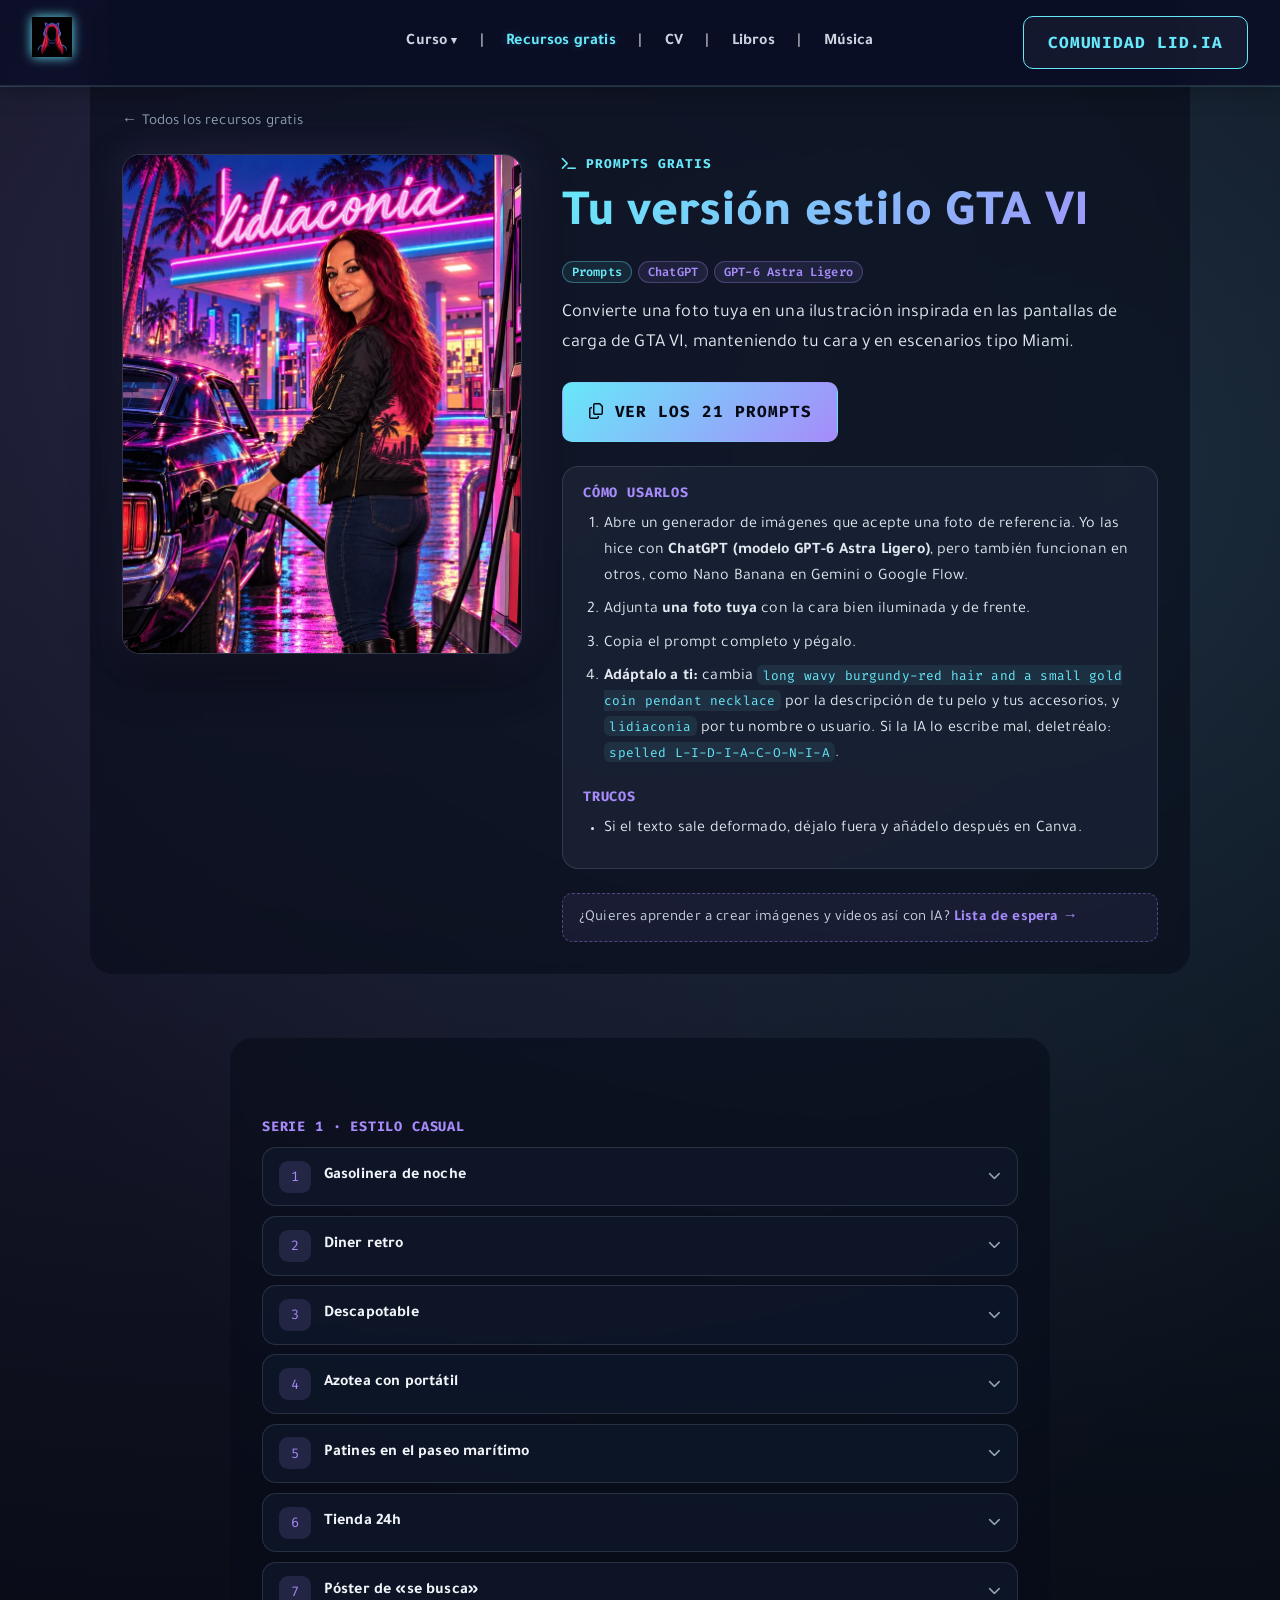
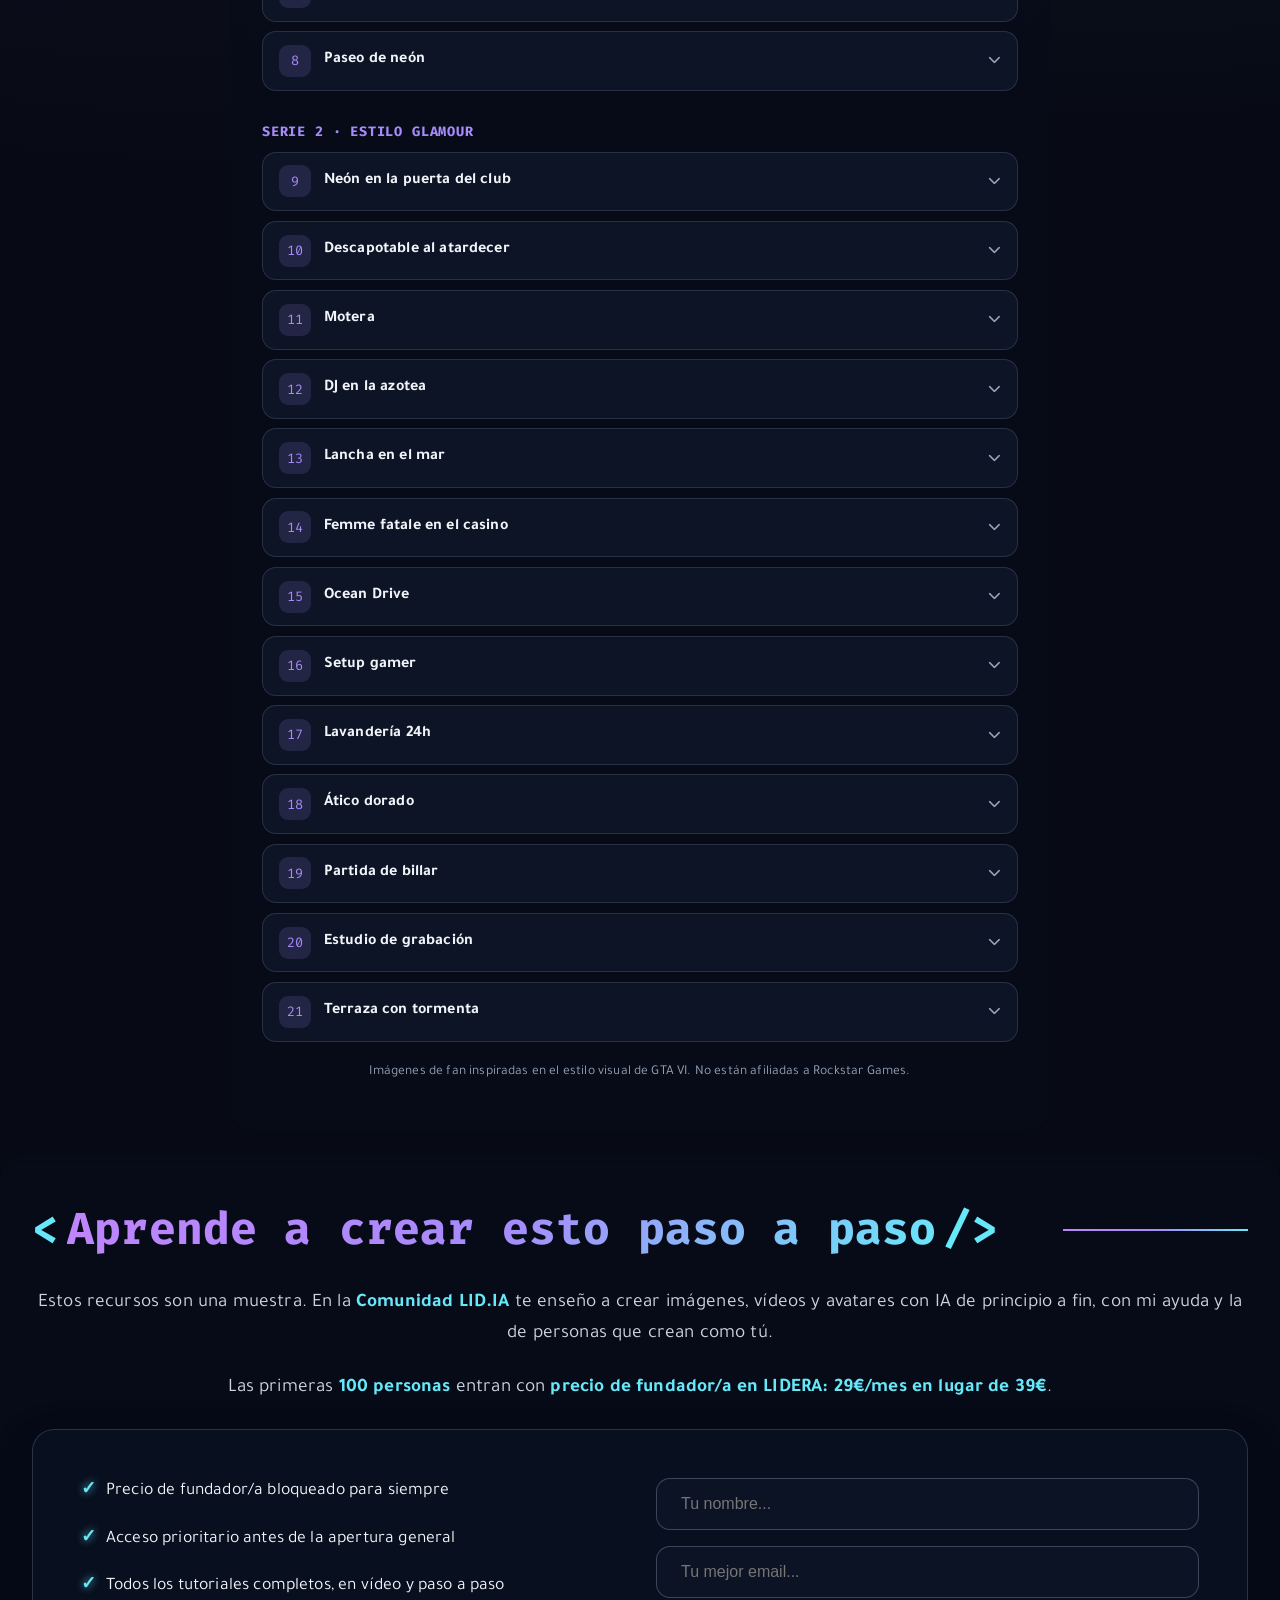
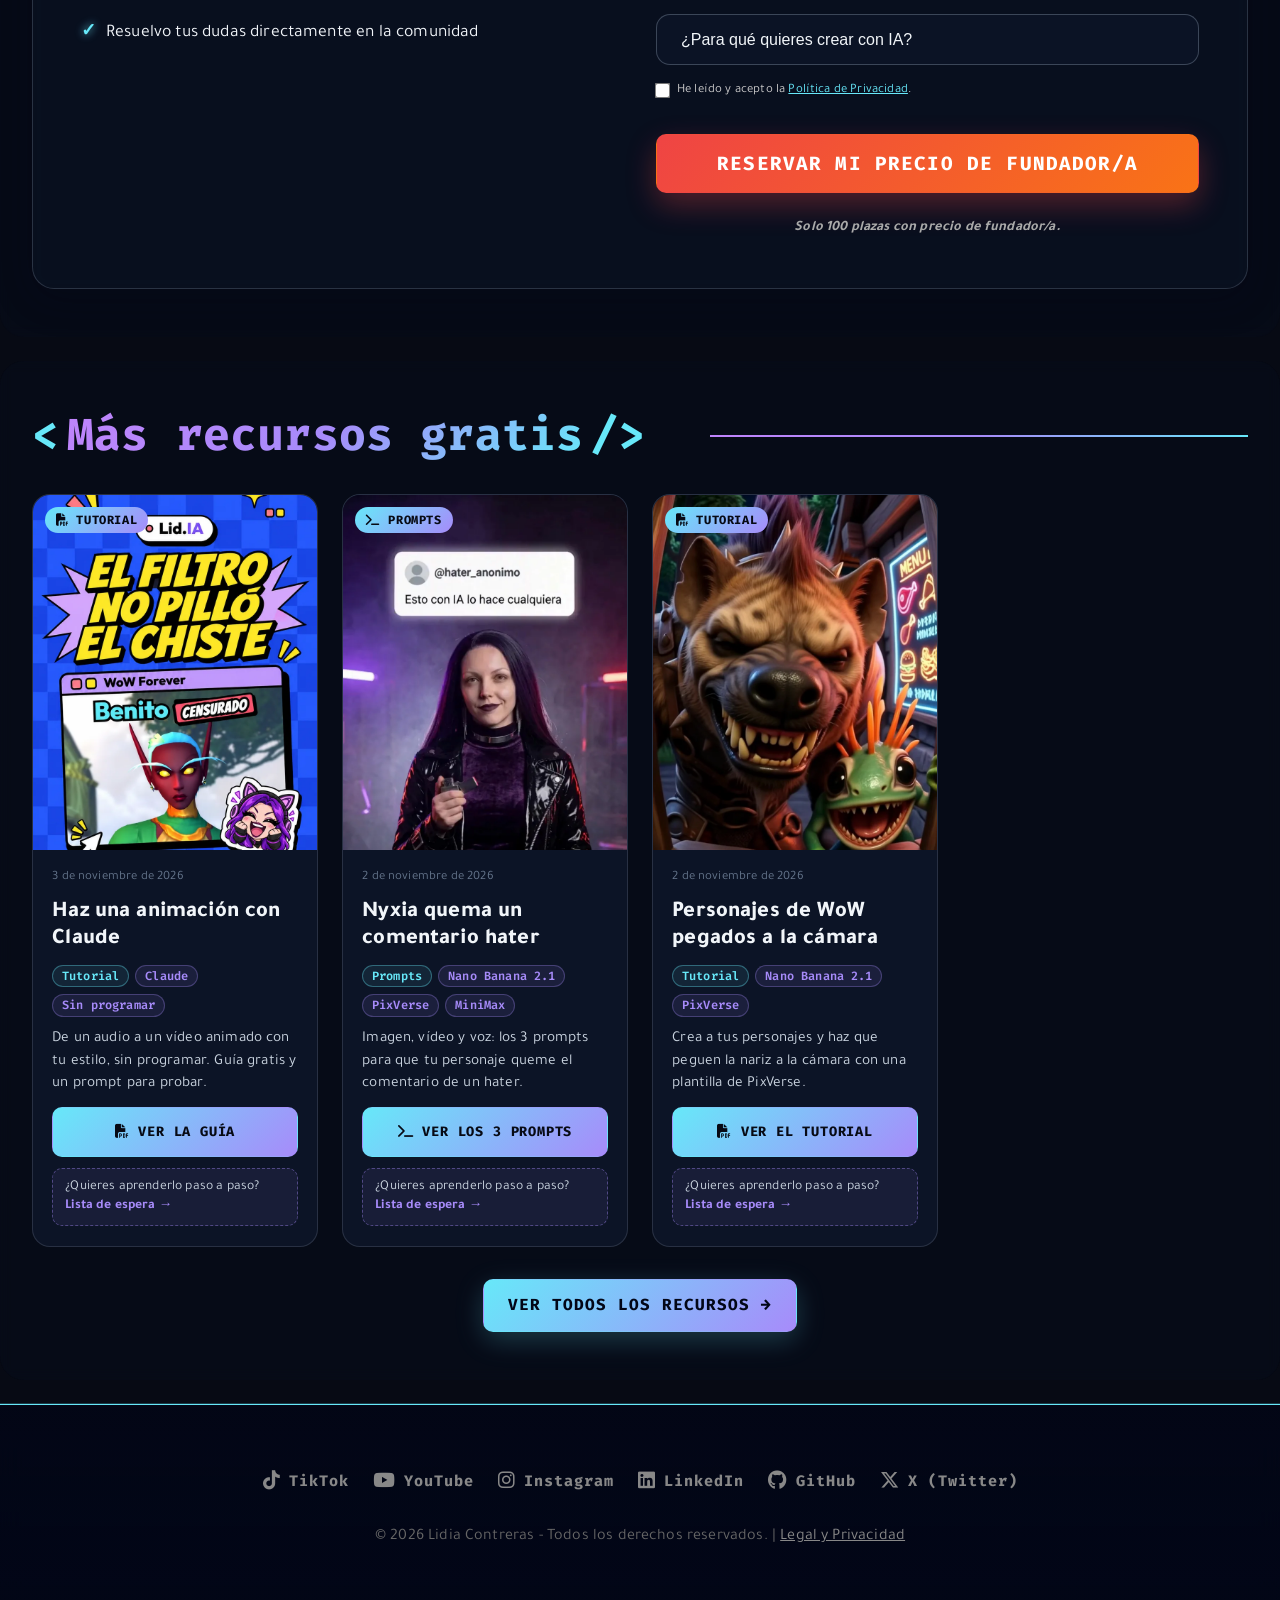
<file: recursos/gta/index.html>
<!DOCTYPE html>
<html lang="es">
<head>
    <meta charset="UTF-8">
    <meta name="viewport" content="width=device-width, initial-scale=1.0">
    <title>Tu versión estilo GTA VI: 21 prompts gratis | Lidia Contreras - LID.IA</title>
    <meta name="description" content="21 prompts gratis para convertir una foto tuya en una ilustración inspirada en las pantallas de carga de GTA VI.">

    <!-- Canonical -->
    <link rel="canonical" href="https://lidiaconia.com/recursos/gta/">

    <!-- Open Graph / Redes Sociales -->
    <meta property="og:title" content="Tu versión estilo GTA VI: 21 prompts gratis | Lidia Contreras - LID.IA">
    <meta property="og:description" content="21 prompts gratis para convertir una foto tuya en una ilustración inspirada en las pantallas de carga de GTA VI.">
    <meta property="og:image" content="https://lidiaconia.com/assets/recursos/gta-og.jpg">
    <meta property="og:image:width" content="1200">
    <meta property="og:image:height" content="630">
    <meta property="og:url" content="https://lidiaconia.com/recursos/gta/">
    <meta property="og:type" content="website">
    <meta property="og:locale" content="es_ES">
    <meta property="og:site_name" content="Comunidad LID.IA">

    <!-- Twitter / X Cards -->
    <meta name="twitter:card" content="summary_large_image">
    <meta name="twitter:site" content="@lidiaconia">
    <meta name="twitter:title" content="Tu versión estilo GTA VI: 21 prompts gratis | Lidia Contreras - LID.IA">
    <meta name="twitter:description" content="21 prompts gratis para convertir una foto tuya en una ilustración inspirada en las pantallas de carga de GTA VI.">
    <meta name="twitter:image" content="https://lidiaconia.com/assets/recursos/gta-og.jpg">

    <!-- Robots -->
    <meta name="robots" content="index, follow">
    <meta name="author" content="Lidia Contreras">

    <!-- Favicon -->
    <link rel="icon" type="image/webp" href="/assets/logo_negro_128.webp">

    <!-- Google Fonts -->
    <link rel="preconnect" href="https://fonts.googleapis.com">
    <link rel="preconnect" href="https://fonts.gstatic.com" crossorigin>
    <link href="https://fonts.googleapis.com/css2?family=Tajawal:wght@400;500;700;800;900&family=Fira+Code:wght@400;500;700&display=swap" rel="stylesheet">
    <!-- FontAwesome Icons -->
    <link rel="stylesheet" href="https://cdnjs.cloudflare.com/ajax/libs/font-awesome/6.5.2/css/all.min.css">
    <link rel="stylesheet" href="/styles.css?v=20261103a">
</head>
<body class="theme-recursos">
    <canvas id="particleCanvas"></canvas> <!-- Background -->

    <header class="sticky-header">
        <div class="header-container">
            <div class="logo">
                <a href="/index.html"><img src="/assets/logo_negro_128.webp" alt="Lidia Contreras Logo"></a>
            </div>
            <button class="hamburger" aria-label="Abrir menú" aria-expanded="false">
                <span></span>
                <span></span>
                <span></span>
            </button>
            <nav class="center-menu">
                <div class="nav-dropdown">
                    <a href="/index.html" class="nav-dropdown-trigger">Curso <span class="nav-caret">&#9662;</span></a>
                    <div class="nav-dropdown-panel">
                        <a href="/index.html#comunidad">La Comunidad</a>
                        <a href="/index.html#scroll-modulos">Los M&oacute;dulos</a>
                        <a href="/index.html#tiers">Planes y precios</a>
                        <a href="/index.html#recursos">Recursos</a>
                        <a href="/index.html#waitlist">Lista de espera</a>
                    </div>
                </div> |
                <a href="/recursos/" style="color: #67e8f9; text-shadow: 0 0 10px rgba(103, 232, 249, 0.5);">Recursos gratis</a> |
                <a href="/cv.html">CV</a> |
                <a href="/libros.html">Libros</a> |
                <a href="/musica.html">M&uacute;sica</a>
            </nav>
            <a href="#waitlist" class="btn skool-btn-nav">Comunidad LID.IA</a>
        </div>
        <nav class="mobile-menu">
            <div class="mobile-nav-group">
            <button class="mobile-nav-trigger" aria-expanded="false">Curso <span class="nav-caret">&#9662;</span></button>
            <div class="mobile-nav-submenu">
                <a href="/index.html#comunidad">La Comunidad</a>
                <a href="/index.html#scroll-modulos">Los M&oacute;dulos</a>
                <a href="/index.html#tiers">Planes y precios</a>
                <a href="/index.html#recursos">Recursos</a>
                <a href="/index.html#waitlist">Lista de espera</a>
            </div>
        </div>
            <a href="/recursos/" style="color: #67e8f9;">Recursos gratis</a>
            <a href="/cv.html">CV</a>
            <a href="/libros.html">Libros</a>
            <a href="/musica.html">M&uacute;sica</a>
            <a href="#waitlist" class="btn skool-btn-nav" style="display: block; text-align: center;">Comunidad LID.IA</a>
        </nav>
    </header>

    <main>

        <section class="rec-detail">
            <a class="rec-back" href="/recursos/">&larr; Todos los recursos gratis</a>
            <div class="rec-detail-grid">
                <img class="rec-detail-img" src="/assets/gta/01.webp" width="800" height="1000" alt="Ilustración estilo GTA VI creada con uno de los prompts">
                <div>
                    <span class="rec-kicker"><i class="fa-solid fa-terminal"></i> Prompts gratis</span>
                    <h1>Tu versi&oacute;n estilo GTA VI</h1>
                    <div class="rec-tags">
                        <span class="rec-tag rec-tag-tipo">Prompts</span>
                        <span class="rec-tag">ChatGPT</span>
                        <span class="rec-tag">GPT-6 Astra Ligero</span>
                    </div>
                    <p class="rec-lead">Convierte una foto tuya en una ilustraci&oacute;n inspirada en las pantallas de carga de GTA VI, manteniendo tu cara y en escenarios tipo Miami.</p>
                    <div class="rec-actions">
                        <a class="btn rec-main" href="#prompts"><i class="fa-regular fa-copy"></i> Ver los 21 prompts</a>
                    </div>
                    <div class="rec-howto">
                <h2>C&oacute;mo usarlos</h2>
                <ol>
                    <li>Abre un generador de im&aacute;genes que acepte una foto de referencia. Yo las hice con <strong>ChatGPT (modelo GPT-6 Astra Ligero)</strong>, pero tambi&eacute;n funcionan en otros, como Nano Banana en Gemini o Google Flow.</li>
                    <li>Adjunta <strong>una foto tuya</strong> con la cara bien iluminada y de frente.</li>
                    <li>Copia el prompt completo y p&eacute;galo.</li>
                    <li><strong>Ad&aacute;ptalo a ti:</strong> cambia <code>long wavy burgundy-red hair and a small gold coin pendant necklace</code> por la descripci&oacute;n de tu pelo y tus accesorios, y <code>lidiaconia</code> por tu nombre o usuario. Si la IA lo escribe mal, deletr&eacute;alo: <code>spelled L-I-D-I-A-C-O-N-I-A</code>.</li>
                </ol>
                <h2>Trucos</h2>
                <ul>
                    <li>Si el texto sale deformado, d&eacute;jalo fuera y a&ntilde;&aacute;delo despu&eacute;s en Canva.</li>
                </ul>
            </div>
                    <a class="rec-wl" href="#waitlist"><span>&iquest;Quieres aprender a crear im&aacute;genes y v&iacute;deos as&iacute; con IA?</span> <strong>Lista de espera &rarr;</strong></a>
                </div>
            </div>
        </section>

        <section class="process-section" id="prompts" style="scroll-margin-top: 80px; max-width: 820px;">
            <h2 class="rec-serie">Serie 1 · Estilo casual</h2>
            <div class="rec-prompts">
                <details class="rec-prompt" id="p1">
                    <summary><span class="num">1</span><span class="ttl">Gasolinera de noche</span><i class="fa-solid fa-chevron-down chev"></i></summary>
                    <div class="body">
                        <pre>Use the attached photo as the exact face reference: keep her facial features, smile, eye makeup and skin tone identical. Woman with long wavy burgundy-red hair and a small gold coin pendant necklace. Illustrated in the style of GTA VI loading screen art: bold ink outlines, painterly cel shading, saturated Miami-inspired palette, cinematic composition. Vertical 4:5 format. Standing next to a vintage muscle car at a neon-lit 24h gas station at night, filling the tank, looking over her shoulder at the camera with a confident smirk. Wearing an open black bomber jacket over a band t-shirt, dark jeans and boots. Wet asphalt reflecting pink and cyan neon, palm trees, humid haze. The gas station&#x27;s big neon sign on the roof reads &quot;lidiaconia&quot; in pink cursive neon. The word &quot;lidiaconia&quot; must appear clearly and spelled exactly, all lowercase. No other logos.</pre>
                        <button type="button" class="rec-copy"><i class="fa-regular fa-copy"></i> <span>Copiar prompt</span></button>
                        <img class="rec-shot" src="/assets/gta/01.webp" width="800" height="1000" loading="lazy" alt="Gasolinera de noche, ilustración estilo GTA VI">
                    </div>
                </details>
                <details class="rec-prompt" id="p2">
                    <summary><span class="num">2</span><span class="ttl">Diner retro</span><i class="fa-solid fa-chevron-down chev"></i></summary>
                    <div class="body">
                        <pre>Use the attached photo as the exact face reference: keep her facial features, smile, eye makeup and skin tone identical. Woman with long wavy burgundy-red hair and a small gold coin pendant necklace. Illustrated in the style of GTA VI loading screen art: bold ink outlines, painterly cel shading, saturated Miami-inspired palette, cinematic composition. Vertical 4:5 format. Sitting in a red vinyl booth of a 1980s roadside diner, leaning forward on her elbows with a milkshake and a laptop open on the table, laughing. Wearing an open short-sleeve bowling shirt with a palm print over a plain white t-shirt. Chrome details, checkered floor, sunset light through the window. The neon sign in the diner window reads &quot;lidiaconia&quot; in glowing cyan script. The word &quot;lidiaconia&quot; must appear clearly and spelled exactly, all lowercase. No other logos.</pre>
                        <button type="button" class="rec-copy"><i class="fa-regular fa-copy"></i> <span>Copiar prompt</span></button>
                        <img class="rec-shot" src="/assets/gta/02.webp" width="800" height="1000" loading="lazy" alt="Diner retro, ilustración estilo GTA VI">
                    </div>
                </details>
                <details class="rec-prompt" id="p3">
                    <summary><span class="num">3</span><span class="ttl">Descapotable</span><i class="fa-solid fa-chevron-down chev"></i></summary>
                    <div class="body">
                        <pre>Use the attached photo as the exact face reference: keep her facial features, smile, eye makeup and skin tone identical. Woman with long wavy burgundy-red hair and a small gold coin pendant necklace. Illustrated in the style of GTA VI loading screen art: bold ink outlines, painterly cel shading, saturated Miami-inspired palette, cinematic composition. Vertical 4:5 format. Side profile shot driving a white convertible along an ocean highway at golden hour, one hand on the wheel, hair blowing in the wind, aviator sunglasses. Wearing a loose linen shirt, casually open at the collar over a plain white t-shirt, sleeves rolled up. Bridge, skyline and palm trees blurred in motion behind her. The car&#x27;s rear license plate reads &quot;LIDIACONIA&quot; in bold letters, clearly visible. The word &quot;lidiaconia&quot; must appear clearly and spelled exactly. No other logos.</pre>
                        <button type="button" class="rec-copy"><i class="fa-regular fa-copy"></i> <span>Copiar prompt</span></button>
                        <img class="rec-shot" src="/assets/gta/03.webp" width="800" height="1000" loading="lazy" alt="Descapotable, ilustración estilo GTA VI">
                    </div>
                </details>
                <details class="rec-prompt" id="p4">
                    <summary><span class="num">4</span><span class="ttl">Azotea con portátil</span><i class="fa-solid fa-chevron-down chev"></i></summary>
                    <div class="body">
                        <pre>Use the attached photo as the exact face reference: keep her facial features, smile, eye makeup and skin tone identical. Woman with long wavy burgundy-red hair and a small gold coin pendant necklace. Illustrated in the style of GTA VI loading screen art: bold ink outlines, painterly cel shading, saturated Miami-inspired palette, cinematic composition. Vertical 4:5 format. Sitting cross-legged on a rooftop ledge at night with a glowing laptop on her lap, city skyline and neon reflections on the bay behind her, turning to smile at the camera. Wearing a black hoodie with the sleeves pushed up, cargo pants and sneakers. Holographic code lines floating subtly around the laptop. A large rooftop billboard behind her reads &quot;lidiaconia&quot; in glowing pink neon. The word &quot;lidiaconia&quot; must appear clearly and spelled exactly, all lowercase. No other logos.</pre>
                        <button type="button" class="rec-copy"><i class="fa-regular fa-copy"></i> <span>Copiar prompt</span></button>
                        <img class="rec-shot" src="/assets/gta/04.webp" width="800" height="1000" loading="lazy" alt="Azotea con portátil, ilustración estilo GTA VI">
                    </div>
                </details>
                <details class="rec-prompt" id="p5">
                    <summary><span class="num">5</span><span class="ttl">Patines en el paseo marítimo</span><i class="fa-solid fa-chevron-down chev"></i></summary>
                    <div class="body">
                        <pre>Use the attached photo as the exact face reference: keep her facial features, smile, eye makeup and skin tone identical. Woman with long wavy burgundy-red hair and a small gold coin pendant necklace. Illustrated in the style of GTA VI loading screen art: bold ink outlines, painterly cel shading, saturated Miami-inspired palette, cinematic composition. Vertical 4:5 format. Full-body action shot rollerskating along a beachfront boardwalk in daylight, mid-stride, arms out for balance, big smile. Wearing an open retro teal windbreaker over a plain white t-shirt, high-waisted pastel track pants and vintage skates. Pastel lifeguard tower, palm trees, other skaters in the background. A boardwalk sign next to her reads &quot;lidiaconia&quot; in large retro letters. The word &quot;lidiaconia&quot; must appear clearly and spelled exactly, all lowercase. No other logos.</pre>
                        <button type="button" class="rec-copy"><i class="fa-regular fa-copy"></i> <span>Copiar prompt</span></button>
                        <img class="rec-shot" src="/assets/gta/05.webp" width="800" height="1000" loading="lazy" alt="Patines en el paseo marítimo, ilustración estilo GTA VI">
                    </div>
                </details>
                <details class="rec-prompt" id="p6">
                    <summary><span class="num">6</span><span class="ttl">Tienda 24h</span><i class="fa-solid fa-chevron-down chev"></i></summary>
                    <div class="body">
                        <pre>Use the attached photo as the exact face reference: keep her facial features, smile, eye makeup and skin tone identical. Woman with long wavy burgundy-red hair and a small gold coin pendant necklace. Illustrated in the style of GTA VI loading screen art: bold ink outlines, painterly cel shading, saturated Miami-inspired palette, cinematic composition. Vertical 4:5 format. Standing at the counter of a cluttered convenience store at 3am, holding a slushie, giving a sly sideways glance to the camera. Wearing an oversized denim jacket over a plain black t-shirt and ripped jeans. Fluorescent lights, lottery tickets, snack shelves, security camera monitor in the corner. The store&#x27;s neon sign above the counter reads &quot;lidiaconia&quot; in glowing pink letters. The word &quot;lidiaconia&quot; must appear clearly and spelled exactly, all lowercase. No other logos.</pre>
                        <button type="button" class="rec-copy"><i class="fa-regular fa-copy"></i> <span>Copiar prompt</span></button>
                        <img class="rec-shot" src="/assets/gta/06.webp" width="800" height="1000" loading="lazy" alt="Tienda 24h, ilustración estilo GTA VI">
                    </div>
                </details>
                <details class="rec-prompt" id="p7">
                    <summary><span class="num">7</span><span class="ttl">Póster de «se busca»</span><i class="fa-solid fa-chevron-down chev"></i></summary>
                    <div class="body">
                        <pre>Use the attached photo as the exact face reference: keep her facial features, smile, eye makeup and skin tone identical. Woman with long wavy burgundy-red hair and a small gold coin pendant necklace. Illustrated in the style of GTA VI loading screen art: bold ink outlines, painterly cel shading, saturated Miami-inspired palette, cinematic composition. Vertical 4:5 format. Close-up portrait from the chest up, arms crossed, raising one eyebrow with a mischievous smile, in front of a weathered wanted poster on a brick wall. Wearing an open black leather biker jacket over a plain black t-shirt. Gritty texture, dramatic side lighting. The poster reads &quot;WANTED&quot; at the top and &quot;lidiaconia&quot; in large bold letters at the bottom. The word &quot;lidiaconia&quot; must appear clearly and spelled exactly, all lowercase. No other logos.</pre>
                        <button type="button" class="rec-copy"><i class="fa-regular fa-copy"></i> <span>Copiar prompt</span></button>
                        <img class="rec-shot" src="/assets/gta/07.webp" width="800" height="1000" loading="lazy" alt="Póster de «se busca», ilustración estilo GTA VI">
                    </div>
                </details>
                <details class="rec-prompt" id="p8">
                    <summary><span class="num">8</span><span class="ttl">Paseo de neón</span><i class="fa-solid fa-chevron-down chev"></i></summary>
                    <div class="body">
                        <pre>Use the attached photo as the exact face reference: keep her facial features, smile, eye makeup and skin tone identical. Woman with long wavy burgundy-red hair and a small gold coin pendant necklace. Illustrated in the style of GTA VI loading screen art: bold ink outlines, painterly cel shading, saturated Miami-inspired palette, cinematic composition. Vertical 4:5 format. Walking toward the camera down a neon-lit beachfront avenue at night, mid-step, hands in jacket pockets, confident smile. Wearing a long pink satin bomber jacket, open, over a plain black t-shirt and black trousers. Art deco hotels with glowing signs, palm trees, wet reflective street. A huge pink neon sign at the top of the image reads &quot;@lidiaconia&quot; in glowing script. The text &quot;@lidiaconia&quot; must appear clearly and spelled exactly, all lowercase. No other logos.</pre>
                        <button type="button" class="rec-copy"><i class="fa-regular fa-copy"></i> <span>Copiar prompt</span></button>
                        <img class="rec-shot" src="/assets/gta/08.webp" width="800" height="1000" loading="lazy" alt="Paseo de neón, ilustración estilo GTA VI">
                    </div>
                </details>
            </div>

            <h2 class="rec-serie">Serie 2 · Estilo glamour</h2>
            <div class="rec-prompts">
                <details class="rec-prompt" id="p9">
                    <summary><span class="num">9</span><span class="ttl">Neón en la puerta del club</span><i class="fa-solid fa-chevron-down chev"></i></summary>
                    <div class="body">
                        <pre>Use the attached photo as the exact face reference: keep her facial features, smile, eye makeup and skin tone identical. Woman with long wavy burgundy-red hair and a small gold coin pendant necklace. Illustrated in the style of GTA VI loading screen art: bold ink outlines, painterly cel shading, saturated Miami-inspired palette, cinematic composition. Glamorous, confident and alluring, tasteful styling. Vertical 4:5 format. Leaning against a wall outside a nightclub at night, one hand in her hair, looking at the camera over her shoulder with a seductive half-smile and red lipstick. Wearing a fitted black off-the-shoulder long-sleeve dress with a straight neckline, gold hoop earrings. Pink and cyan neon light washing over her, wet street, palm trees. The club&#x27;s neon sign above her reads &quot;lidiaconia&quot; in glowing pink script. The word &quot;lidiaconia&quot; must appear clearly and spelled exactly, all lowercase. No other logos.</pre>
                        <button type="button" class="rec-copy"><i class="fa-regular fa-copy"></i> <span>Copiar prompt</span></button>
                        <img class="rec-shot" src="/assets/gta/09.webp" width="800" height="1000" loading="lazy" alt="Neón en la puerta del club, ilustración estilo GTA VI">
                    </div>
                </details>
                <details class="rec-prompt" id="p10">
                    <summary><span class="num">10</span><span class="ttl">Descapotable al atardecer</span><i class="fa-solid fa-chevron-down chev"></i></summary>
                    <div class="body">
                        <pre>Use the attached photo as the exact face reference: keep her facial features, smile, eye makeup and skin tone identical. Woman with long wavy burgundy-red hair and a small gold coin pendant necklace. Illustrated in the style of GTA VI loading screen art: bold ink outlines, painterly cel shading, saturated Miami-inspired palette, cinematic composition. Glamorous, confident and alluring, tasteful styling. Vertical 4:5 format. Sitting on the back seat edge of a white vintage convertible parked by the ocean at sunset, legs crossed, sunglasses pushed up on her head, playful smile. Wearing a fitted red satin slip dress with a straight neckline and an open denim jacket over her shoulders. Golden backlight through her hair, palm trees, skyline. The car&#x27;s license plate reads &quot;LIDIACONIA&quot; in bold letters, clearly visible. The word &quot;lidiaconia&quot; must appear clearly and spelled exactly. No other logos.</pre>
                        <button type="button" class="rec-copy"><i class="fa-regular fa-copy"></i> <span>Copiar prompt</span></button>
                        <img class="rec-shot" src="/assets/gta/10.webp" width="800" height="1000" loading="lazy" alt="Descapotable al atardecer, ilustración estilo GTA VI">
                    </div>
                </details>
                <details class="rec-prompt" id="p11">
                    <summary><span class="num">11</span><span class="ttl">Motera</span><i class="fa-solid fa-chevron-down chev"></i></summary>
                    <div class="body">
                        <pre>Use the attached photo as the exact face reference: keep her facial features, smile, eye makeup and skin tone identical. Woman with long wavy burgundy-red hair and a small gold coin pendant necklace. Illustrated in the style of GTA VI loading screen art: bold ink outlines, painterly cel shading, saturated Miami-inspired palette, cinematic composition. Glamorous, confident and alluring, tasteful styling. Vertical 4:5 format. Leaning back against a black sport motorcycle on a bridge at dusk, holding her helmet at her hip, chin slightly down, intense confident look. Wearing a fitted black leather biker jacket, half-zipped, over a black tank top with a high scoop neckline, tight black leather pants and boots. Wind in her hair, purple and orange sky, city lights. The motorcycle&#x27;s fuel tank has &quot;lidiaconia&quot; painted in pink racing letters. The word &quot;lidiaconia&quot; must appear clearly and spelled exactly, all lowercase. No other logos.</pre>
                        <button type="button" class="rec-copy"><i class="fa-regular fa-copy"></i> <span>Copiar prompt</span></button>
                        <img class="rec-shot" src="/assets/gta/11.webp" width="800" height="1000" loading="lazy" alt="Motera, ilustración estilo GTA VI">
                    </div>
                </details>
                <details class="rec-prompt" id="p12">
                    <summary><span class="num">12</span><span class="ttl">DJ en la azotea</span><i class="fa-solid fa-chevron-down chev"></i></summary>
                    <div class="body">
                        <pre>Use the attached photo as the exact face reference: keep her facial features, smile, eye makeup and skin tone identical. Woman with long wavy burgundy-red hair and a small gold coin pendant necklace. Illustrated in the style of GTA VI loading screen art: bold ink outlines, painterly cel shading, saturated Miami-inspired palette, cinematic composition. Glamorous, confident and alluring, tasteful styling. Vertical 4:5 format. DJing at a rooftop pool party at night, one hand holding headphones to her ear, the other on the mixer, smiling at the camera. Wearing a sparkly silver sequin one-shoulder top with a high neckline and high-waisted black leather pants. Crowd silhouettes, glowing pool, skyline and a light beam in the sky. The front of the DJ booth reads &quot;lidiaconia&quot; in glowing cyan neon. The word &quot;lidiaconia&quot; must appear clearly and spelled exactly, all lowercase. No other logos.</pre>
                        <button type="button" class="rec-copy"><i class="fa-regular fa-copy"></i> <span>Copiar prompt</span></button>
                        <img class="rec-shot" src="/assets/gta/12.webp" width="800" height="1000" loading="lazy" alt="DJ en la azotea, ilustración estilo GTA VI">
                    </div>
                </details>
                <details class="rec-prompt" id="p13">
                    <summary><span class="num">13</span><span class="ttl">Lancha en el mar</span><i class="fa-solid fa-chevron-down chev"></i></summary>
                    <div class="body">
                        <pre>Use the attached photo as the exact face reference: keep her facial features, smile, eye makeup and skin tone identical. Woman with long wavy burgundy-red hair and a small gold coin pendant necklace. Illustrated in the style of GTA VI loading screen art: bold ink outlines, painterly cel shading, saturated Miami-inspired palette, cinematic composition. Glamorous, confident and alluring, tasteful styling. Vertical 4:5 format. Driving a speedboat across turquoise water, hair blowing wildly, aviator sunglasses, big carefree smile. Wearing a white linen button-up shirt knotted at the waist over high-waisted white linen trousers. Spray of water, palm islands and a yacht in the distance, bright sun. The boat&#x27;s hull has &quot;lidiaconia&quot; painted in large stylish letters. The word &quot;lidiaconia&quot; must appear clearly and spelled exactly, all lowercase. No other logos.</pre>
                        <button type="button" class="rec-copy"><i class="fa-regular fa-copy"></i> <span>Copiar prompt</span></button>
                        <img class="rec-shot" src="/assets/gta/13.webp" width="800" height="1000" loading="lazy" alt="Lancha en el mar, ilustración estilo GTA VI">
                    </div>
                </details>
                <details class="rec-prompt" id="p14">
                    <summary><span class="num">14</span><span class="ttl">Femme fatale en el casino</span><i class="fa-solid fa-chevron-down chev"></i></summary>
                    <div class="body">
                        <pre>Use the attached photo as the exact face reference: keep her facial features, smile, eye makeup and skin tone identical. Woman with long wavy burgundy-red hair and a small gold coin pendant necklace. Illustrated in the style of GTA VI loading screen art: bold ink outlines, painterly cel shading, saturated Miami-inspired palette, cinematic composition. Glamorous, confident and alluring, tasteful styling. Vertical 4:5 format. Leaning on a roulette table in a luxurious casino, holding a stack of chips, raising one eyebrow with a sly smile. Wearing an elegant fitted emerald satin dress with a high halter neckline and bare shoulders, gold earrings. Warm golden light, chandeliers, blurred gamblers behind. A neon sign on the back wall reads &quot;lidiaconia&quot; in gold script. The word &quot;lidiaconia&quot; must appear clearly and spelled exactly, all lowercase. No other logos.</pre>
                        <button type="button" class="rec-copy"><i class="fa-regular fa-copy"></i> <span>Copiar prompt</span></button>
                        <img class="rec-shot" src="/assets/gta/14.webp" width="800" height="1000" loading="lazy" alt="Femme fatale en el casino, ilustración estilo GTA VI">
                    </div>
                </details>
                <details class="rec-prompt" id="p15">
                    <summary><span class="num">15</span><span class="ttl">Ocean Drive</span><i class="fa-solid fa-chevron-down chev"></i></summary>
                    <div class="body">
                        <pre>Use the attached photo as the exact face reference: keep her facial features, smile, eye makeup and skin tone identical. Woman with long wavy burgundy-red hair and a small gold coin pendant necklace. Illustrated in the style of GTA VI loading screen art: bold ink outlines, painterly cel shading, saturated Miami-inspired palette, cinematic composition. Glamorous, confident and alluring, tasteful styling. Vertical 4:5 format. Walking toward the camera down a neon-lit beachfront avenue at night, confident runway stride, one hand flipping her hair. Wearing a fitted hot pink blazer dress, belted at the waist, with lapels closed, and gold hoop earrings. Art deco hotels with glowing signs, palm trees, wet reflective street. A huge pink neon sign at the top of the image reads &quot;@lidiaconia&quot; in glowing script. The text &quot;@lidiaconia&quot; must appear clearly and spelled exactly, all lowercase. No other logos.</pre>
                        <button type="button" class="rec-copy"><i class="fa-regular fa-copy"></i> <span>Copiar prompt</span></button>
                        <img class="rec-shot" src="/assets/gta/15.webp" width="800" height="1000" loading="lazy" alt="Ocean Drive, ilustración estilo GTA VI">
                    </div>
                </details>
                <details class="rec-prompt" id="p16">
                    <summary><span class="num">16</span><span class="ttl">Setup gamer</span><i class="fa-solid fa-chevron-down chev"></i></summary>
                    <div class="body">
                        <pre>Use the attached photo as the exact face reference: keep her facial features, smile, eye makeup and skin tone identical. Woman with long wavy burgundy-red hair and a small gold coin pendant necklace. Illustrated in the style of GTA VI loading screen art: bold ink outlines, painterly cel shading, saturated Miami-inspired palette, cinematic composition. Glamorous, confident and alluring, tasteful styling. Vertical 4:5 format. Sitting sideways in a gaming chair with her legs crossed, one arm resting on the backrest, smiling at the camera. Wearing an open palm-print shirt over a fitted black crew-neck crop top that covers to the waistband, and high-waisted jeans. Multiple monitors showing a neon city, RGB keyboard, a microphone on a boom arm, big window with the night skyline. The monitor wallpaper reads &quot;lidiaconia&quot; in large pink neon letters. The word &quot;lidiaconia&quot; must appear clearly and spelled exactly, all lowercase. No other logos.</pre>
                        <button type="button" class="rec-copy"><i class="fa-regular fa-copy"></i> <span>Copiar prompt</span></button>
                        <img class="rec-shot" src="/assets/gta/16.webp" width="800" height="1000" loading="lazy" alt="Setup gamer, ilustración estilo GTA VI">
                    </div>
                </details>
                <details class="rec-prompt" id="p17">
                    <summary><span class="num">17</span><span class="ttl">Lavandería 24h</span><i class="fa-solid fa-chevron-down chev"></i></summary>
                    <div class="body">
                        <pre>Use the attached photo as the exact face reference: keep her facial features, smile, eye makeup and skin tone identical. Woman with long wavy burgundy-red hair and a small gold coin pendant necklace. Illustrated in the style of GTA VI loading screen art: bold ink outlines, painterly cel shading, saturated Miami-inspired palette, cinematic composition. Glamorous, confident and alluring, tasteful styling. Vertical 4:5 format. Sitting on top of a washing machine in a 24h neon laundromat at night, legs crossed, one hand resting on her knee, smiling at the camera. Wearing a fitted purple satin slip mini dress with a straight neckline and black lace-up combat boots. Rows of chrome washing machines, pink and cyan fluorescent light, palm trees and a wet street with a parked car visible through the windows. The neon sign above her reads &quot;lidiaconia&quot; in glowing pink script. The word &quot;lidiaconia&quot; must appear clearly and spelled exactly, all lowercase. No other logos.</pre>
                        <button type="button" class="rec-copy"><i class="fa-regular fa-copy"></i> <span>Copiar prompt</span></button>
                        <img class="rec-shot" src="/assets/gta/17.webp" width="800" height="1000" loading="lazy" alt="Lavandería 24h, ilustración estilo GTA VI">
                    </div>
                </details>
                <details class="rec-prompt" id="p18">
                    <summary><span class="num">18</span><span class="ttl">Ático dorado</span><i class="fa-solid fa-chevron-down chev"></i></summary>
                    <div class="body">
                        <pre>Use the attached photo as the exact face reference: keep her facial features, smile, eye makeup and skin tone identical. Woman with long wavy burgundy-red hair and a small gold coin pendant necklace. Illustrated in the style of GTA VI loading screen art: bold ink outlines, painterly cel shading, saturated Miami-inspired palette, cinematic composition. Glamorous, confident and alluring, tasteful styling. Vertical 4:5 format. Leaning against the glass wall of a luxury skyscraper penthouse at sunset, one hand in her pocket, the other resting on a gold railing, confident smile at the camera. Wearing a fitted black sleeveless jumpsuit with a high round neckline and a wide belt with a gold buckle, gold hoop earrings. Floor-to-ceiling windows over a Miami bay full of palm trees, yachts and neon lights, brushed gold panels reflecting the sky. A brushed gold plaque on the wall reads &quot;lidiaconia&quot; in raised letters. The word &quot;lidiaconia&quot; must appear clearly and spelled exactly, all lowercase. No other logos.</pre>
                        <button type="button" class="rec-copy"><i class="fa-regular fa-copy"></i> <span>Copiar prompt</span></button>
                        <img class="rec-shot" src="/assets/gta/18.webp" width="800" height="1000" loading="lazy" alt="Ático dorado, ilustración estilo GTA VI">
                    </div>
                </details>
                <details class="rec-prompt" id="p19">
                    <summary><span class="num">19</span><span class="ttl">Partida de billar</span><i class="fa-solid fa-chevron-down chev"></i></summary>
                    <div class="body">
                        <pre>Use the attached photo as the exact face reference: keep her facial features, smile, eye makeup and skin tone identical. Woman with long wavy burgundy-red hair and a small gold coin pendant necklace. Illustrated in the style of GTA VI loading screen art: bold ink outlines, painterly cel shading, saturated Miami-inspired palette, cinematic composition. Glamorous, confident and alluring, tasteful styling. Vertical 4:5 format. Leaning over a pool table in a retro billiard bar at night, lining up a shot with the cue, looking up at the camera with a playful smile. Wearing a black short-sleeve crew-neck t-shirt under a fitted black leather vest, high-waisted black leather pants and gold hoop earrings. Green felt table with colorful balls, hanging green lamps, wood-paneled walls, red leather booths, windows showing palm trees and a neon skyline at sunset. A pink neon sign on the wall reads &quot;lidiaconia&quot; in glowing cursive. The word &quot;lidiaconia&quot; must appear clearly and spelled exactly, all lowercase. No other logos.</pre>
                        <button type="button" class="rec-copy"><i class="fa-regular fa-copy"></i> <span>Copiar prompt</span></button>
                        <img class="rec-shot" src="/assets/gta/19.webp" width="800" height="1000" loading="lazy" alt="Partida de billar, ilustración estilo GTA VI">
                    </div>
                </details>
                <details class="rec-prompt" id="p20">
                    <summary><span class="num">20</span><span class="ttl">Estudio de grabación</span><i class="fa-solid fa-chevron-down chev"></i></summary>
                    <div class="body">
                        <pre>Use the attached photo as the exact face reference: keep her facial features, smile, eye makeup and skin tone identical. Woman with long wavy burgundy-red hair and a small gold coin pendant necklace. Illustrated in the style of GTA VI loading screen art: bold ink outlines, painterly cel shading, saturated Miami-inspired palette, cinematic composition. Glamorous, confident and alluring, tasteful styling. Vertical 4:5 format. Standing in a recording studio next to a condenser microphone with a pop filter, one hand holding the headphones to her ear, the other resting on her hip, smiling at the camera. Wearing a fitted navy blue satin sleeveless dress with a high round neckline and gold hoop earrings. Mixing console with glowing faders, studio monitors, glass vocal booth, a palm plant, and a window over a Miami bay at sunset. A neon sign on the wall reads &quot;lidiaconia&quot; in glowing violet script. The word &quot;lidiaconia&quot; must appear clearly and spelled exactly, all lowercase. No other logos.</pre>
                        <button type="button" class="rec-copy"><i class="fa-regular fa-copy"></i> <span>Copiar prompt</span></button>
                        <img class="rec-shot" src="/assets/gta/20.webp" width="800" height="1000" loading="lazy" alt="Estudio de grabación, ilustración estilo GTA VI">
                    </div>
                </details>
                <details class="rec-prompt" id="p21">
                    <summary><span class="num">21</span><span class="ttl">Terraza con tormenta</span><i class="fa-solid fa-chevron-down chev"></i></summary>
                    <div class="body">
                        <pre>Use the attached photo as the exact face reference: keep her facial features, smile, eye makeup and skin tone identical. Woman with long wavy burgundy-red hair and a small gold coin pendant necklace. Illustrated in the style of GTA VI loading screen art: bold ink outlines, painterly cel shading, saturated Miami-inspired palette, cinematic composition. Glamorous, confident and alluring, tasteful styling. Vertical 4:5 format. Leaning on the glass railing of a luxury hotel terrace at night during a tropical thunderstorm, one hand in her hair, relaxed smile at the camera. Wearing an open white blazer over a plain white crew-neck t-shirt, high-waisted white wide-leg trousers and gold hoop earrings. Lightning over the ocean, rain on the glass, windblown palm trees, wet reflections in pink and cyan neon, art deco hotels along the beach. The hotel facade sign reads &quot;lidiaconia&quot; in glowing pink neon script. The word &quot;lidiaconia&quot; must appear clearly and spelled exactly, all lowercase. No other logos.</pre>
                        <button type="button" class="rec-copy"><i class="fa-regular fa-copy"></i> <span>Copiar prompt</span></button>
                        <img class="rec-shot" src="/assets/gta/21.webp" width="800" height="1000" loading="lazy" alt="Terraza con tormenta, ilustración estilo GTA VI">
                    </div>
                </details>
            </div>

            <p class="rec-note">Im&aacute;genes de fan inspiradas en el estilo visual de GTA VI. No est&aacute;n afiliadas a Rockstar Games.</p>
        </section>

        <!-- LISTA DE ESPERA -->
        <section id="waitlist" class="waitlist-section" style="scroll-margin-top: 80px;">
            <div class="section-header">
                <h2 class="section-title">
                    <span class="title-bracket">&lt;</span>
                    <span class="title-text">Aprende a crear esto paso a paso</span>
                    <span class="title-bracket">/&gt;</span>
                </h2>
                <div class="section-line"></div>
            </div>
            <p class="subtitle inter text-center waitlist-subtitle">Estos recursos son una muestra. En la <strong style="color: var(--page-primary);">Comunidad LID.IA</strong> te ense&ntilde;o a crear im&aacute;genes, v&iacute;deos y avatares con IA de principio a fin, con mi ayuda y la de personas que crean como t&uacute;.</p>
            <p class="subtitle inter text-center waitlist-subtitle">Las primeras <strong style="color: var(--page-primary);">100 personas</strong> entran con <strong style="color: var(--page-primary);">precio de fundador/a en LIDERA: 29&euro;/mes en lugar de 39&euro;</strong>.</p>

            <div class="waitlist-container" data-shape-mask>
                <div class="waitlist-benefits">
                    <ul>
                        <li>Precio de fundador/a bloqueado para siempre</li>
                        <li>Acceso prioritario antes de la apertura general</li>
                        <li>Todos los tutoriales completos, en v&iacute;deo y paso a paso</li>
                        <li>Resuelvo tus dudas directamente en la comunidad</li>
                    </ul>
                </div>

                <div class="waitlist-form-wrapper">
                    <form id="waitlistForm" class="waitlist-form" action="https://formspree.io/f/mwvwblkv" method="POST">
                        <input type="hidden" name="origen" value="recurso-gta">
                        <div class="input-group">
                            <input type="text" id="waitlistName" name="nombre" placeholder="Tu nombre..." required class="neon-input">
                        </div>
                        <div class="input-group">
                            <input type="email" id="waitlistEmail" name="email" placeholder="Tu mejor email..." required class="neon-input">
                        </div>
                        <div class="input-group">
                            <select id="waitlistReason" name="motivo" required class="neon-input" style="appearance: none; cursor: pointer;">
                                <option value="" disabled selected>&iquest;Para qu&eacute; quieres crear con IA?</option>
                                <option value="Marca Personal">Crear mi Marca Personal</option>
                                <option value="Vender Servicios">Vender a Clientes/Empresas</option>
                                <option value="Docencia">Material Educativo / Alumnos</option>
                                <option value="Hobby">Hobby y Curiosidad</option>
                            </select>
                            <div class="legal-checkbox" style="display: flex; align-items: flex-start; gap: 0.5rem; text-align: left; font-size: 0.8rem; color: #ccc; margin-top: 1rem;">
                                <input type="checkbox" id="privacy" required style="margin-top: 0.2rem; transform: scale(1.2); accent-color: var(--blue);">
                                <label for="privacy">He le&iacute;do y acepto la <a href="/legal.html" target="_blank" rel="noopener noreferrer" style="color: var(--blue);">Pol&iacute;tica de Privacidad</a>.</label>
                            </div>
                        </div>
                        <button type="submit" class="btn danger-btn submit-btn" style="margin-top: 1rem;">RESERVAR MI PRECIO DE FUNDADOR/A</button>
                    </form>

                    <div id="waitlistSuccess" class="success-message" style="display: none;">
                        &iexcl;Est&aacute;s dentro! Te escribiremos en cuanto abramos plazas &mdash; revisa tu bandeja de entrada.
                    </div>
                    <div id="waitlistError" class="error-message" style="display: none;">
                        Por favor, escribe un email v&aacute;lido.
                    </div>

                    <div class="urgency-counter" style="color: #aaa; font-size: 0.9rem;">
                        <i>Solo 100 plazas con precio de fundador/a.</i>
                    </div>
                </div>
            </div>
        </section>

        <!-- MÁS RECURSOS -->
        <section class="process-section">
            <div class="section-header">
                <h2 class="section-title">
                    <span class="title-bracket">&lt;</span>
                    <span class="title-text">M&aacute;s recursos gratis</span>
                    <span class="title-bracket">/&gt;</span>
                </h2>
                <div class="section-line"></div>
            </div>
            <div class="rec-grid" data-recursos="3" data-excluir="gta"></div>
            <p class="rec-more"><a href="/recursos/" class="btn primary-btn">Ver todos los recursos &rarr;</a></p>
        </section>

    </main>

    <footer class="text-center" style="padding: 4rem 2rem; display: flex; flex-direction: column; align-items: center; gap: 2rem;">
        <div class="footer-socials" style="display: flex; gap: 1.5rem; flex-wrap: wrap; justify-content: center;">
            <a href="https://www.tiktok.com/@lidiaconia" target="_blank" rel="noopener noreferrer" class="footer-link tiktok"><i class="fa-brands fa-tiktok"></i> TikTok</a>
            <a href="https://www.youtube.com/@lidiaconia" target="_blank" rel="noopener noreferrer" class="footer-link youtube"><i class="fa-brands fa-youtube"></i> YouTube</a>
            <a href="https://www.instagram.com/lidia.conia" target="_blank" rel="noopener noreferrer" class="footer-link instagram"><i class="fa-brands fa-instagram"></i> Instagram</a>
            <a href="https://www.linkedin.com/in/lidiaconia" target="_blank" rel="noopener noreferrer" class="footer-link linkedin"><i class="fa-brands fa-linkedin"></i> LinkedIn</a>
            <a href="https://github.com/liconoc" target="_blank" rel="noopener noreferrer" class="footer-link github"><i class="fa-brands fa-github"></i> GitHub</a>
            <a href="https://x.com/lidiaconia" target="_blank" rel="noopener noreferrer" class="footer-link twitter"><i class="fa-brands fa-x-twitter"></i> X (Twitter)</a>
        </div>
        <p class="inter" style="color: #666;">&copy; 2026 Lidia Contreras - Todos los derechos reservados. | <a href="/legal.html" style="color: #888;">Legal y Privacidad</a></p>
    </footer>

    <script src="/script.js?v=20261030a"></script>
    <script src="/recursos.js?v=20261103a"></script>
    <!-- Cloudflare Web Analytics --><script type='module' src='https://static.cloudflareinsights.com/beacon.min.js' data-cf-beacon='{"token": "f8934614dd854373b2e4546ebebf8414"}'></script><!-- End Cloudflare Web Analytics -->
</body>
</html>
</file>
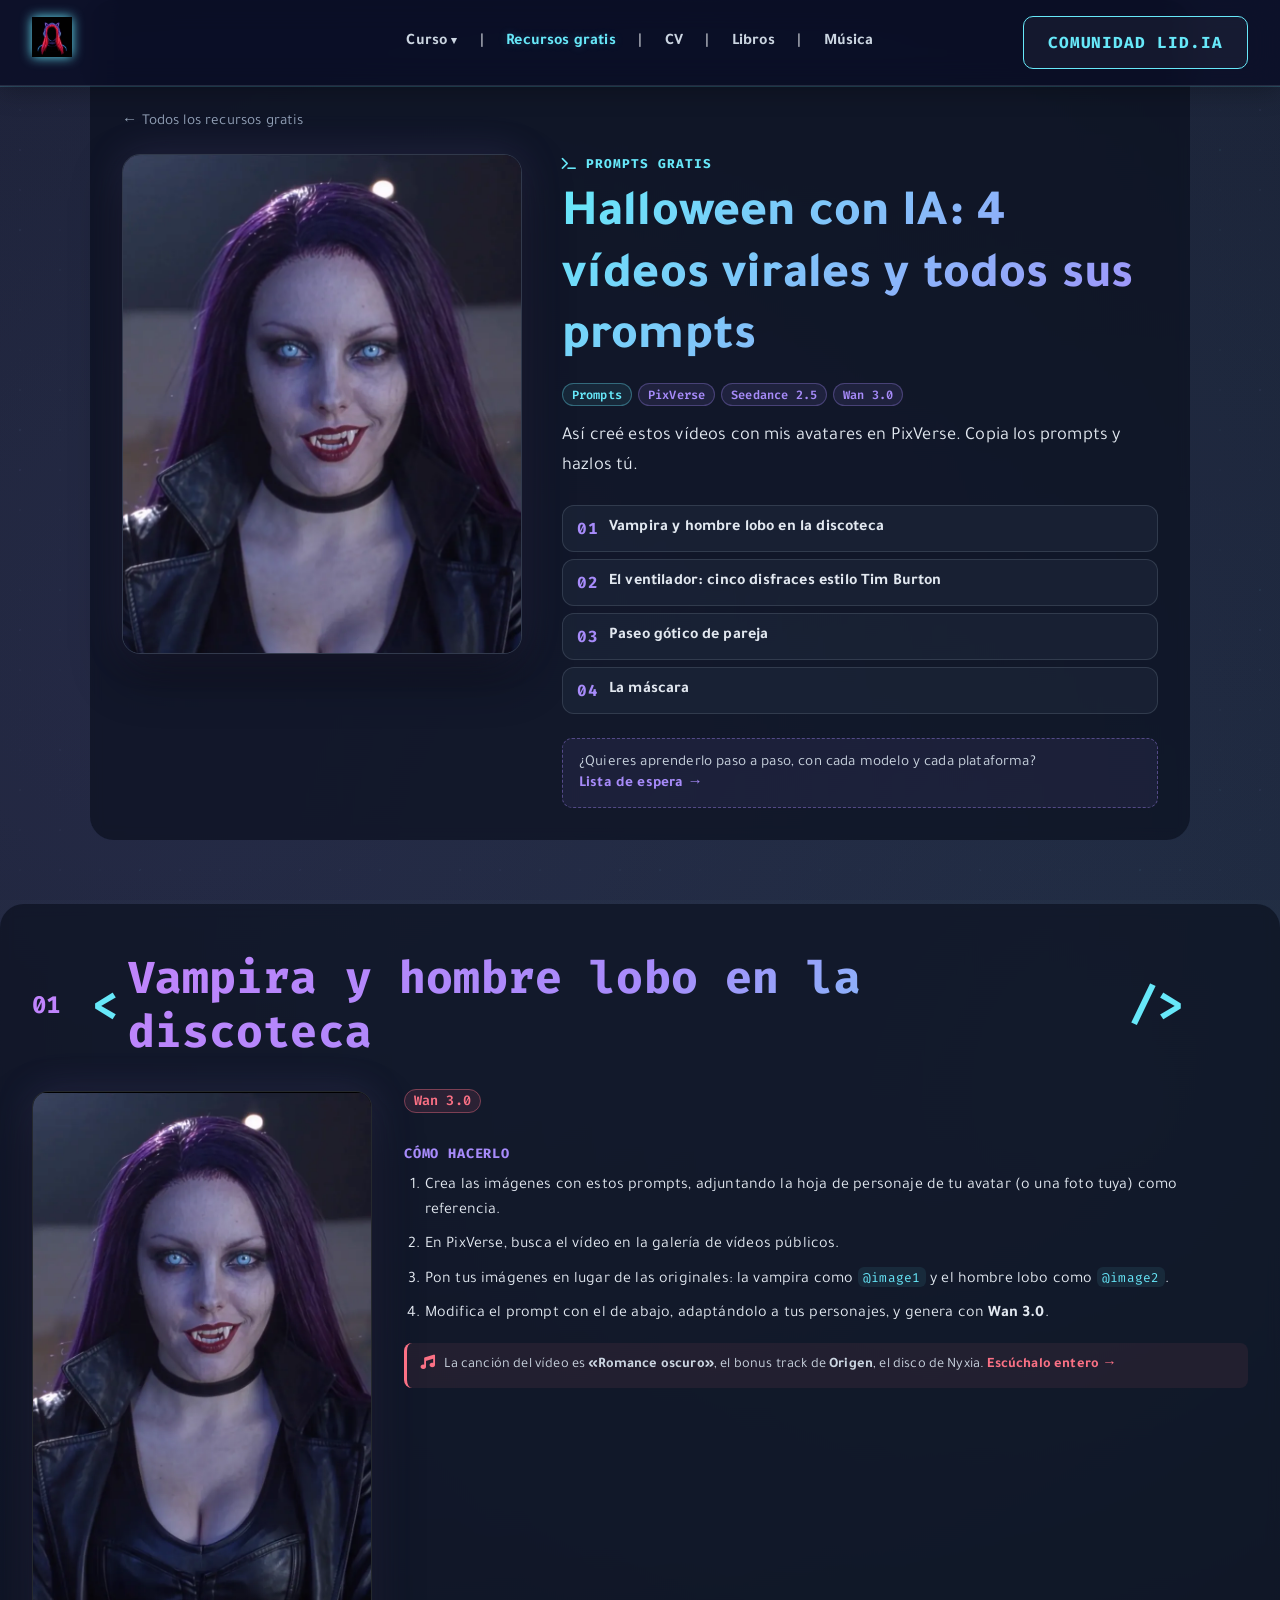
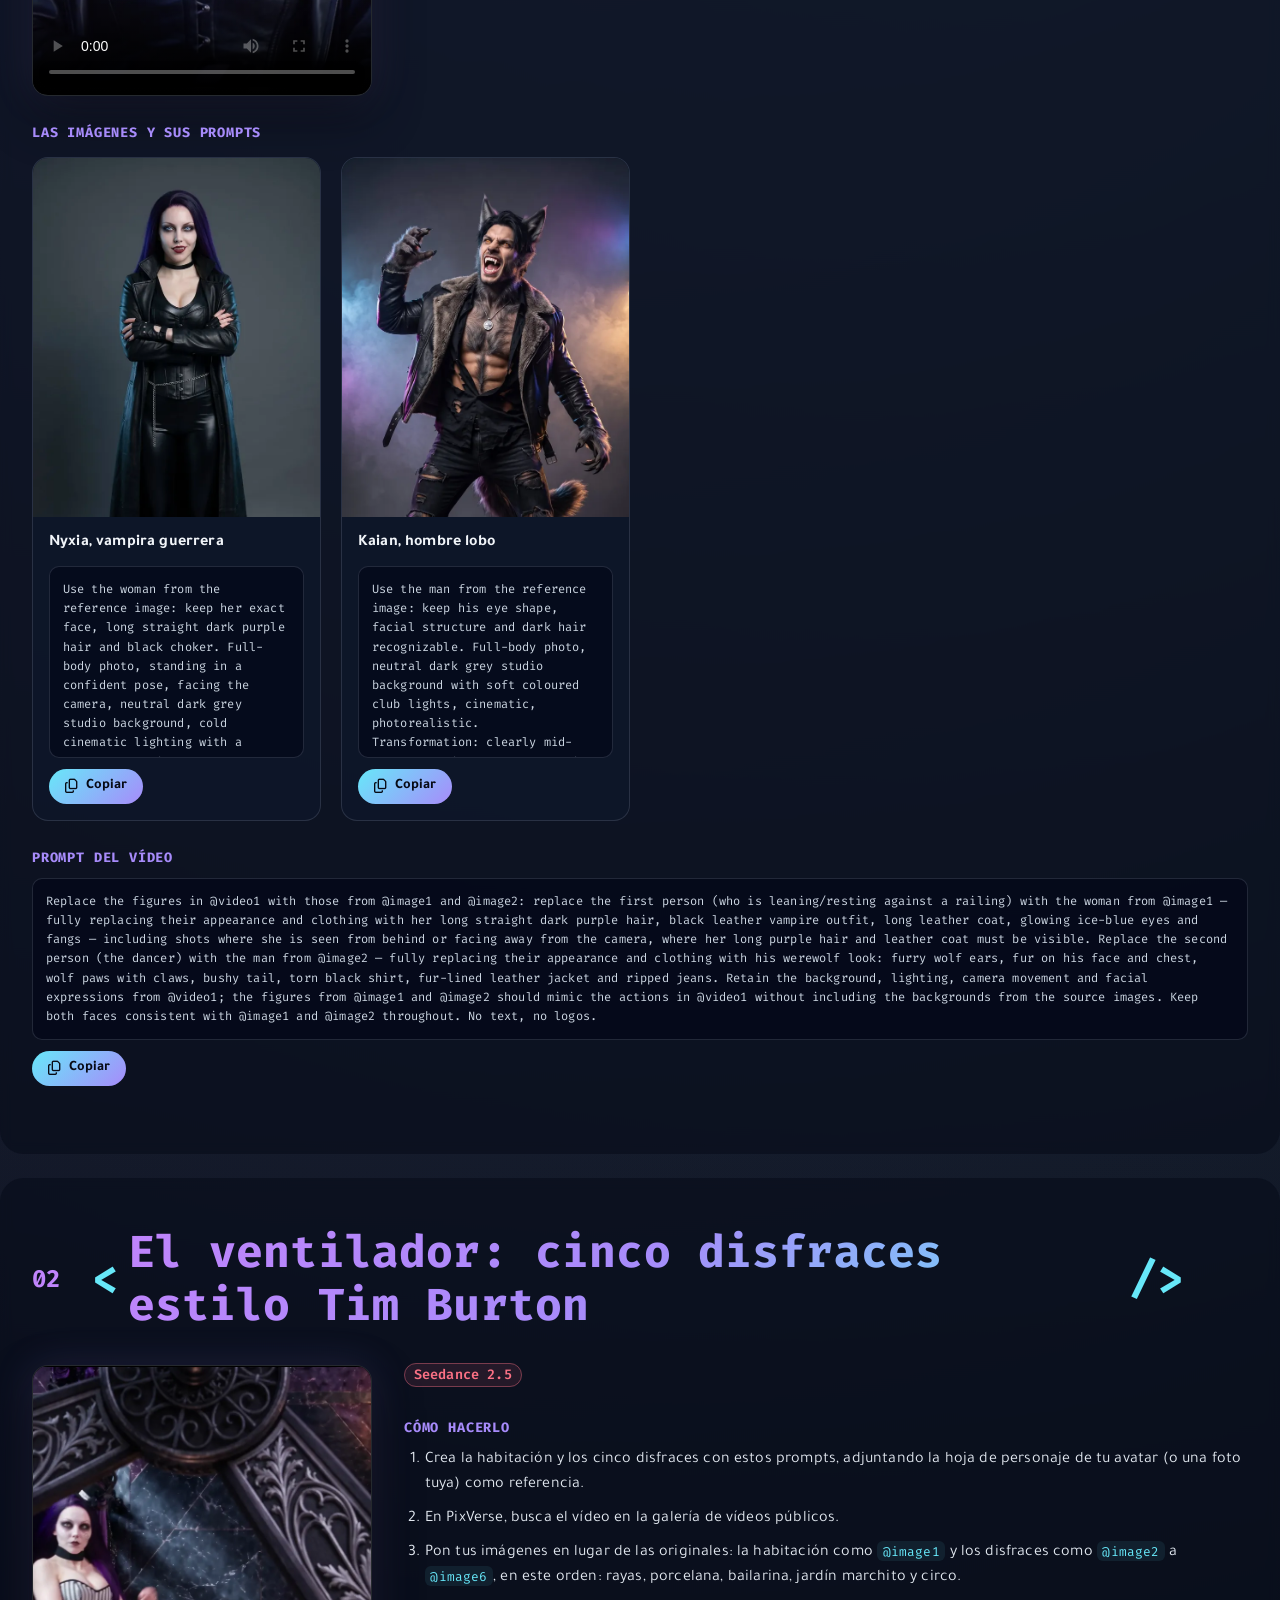
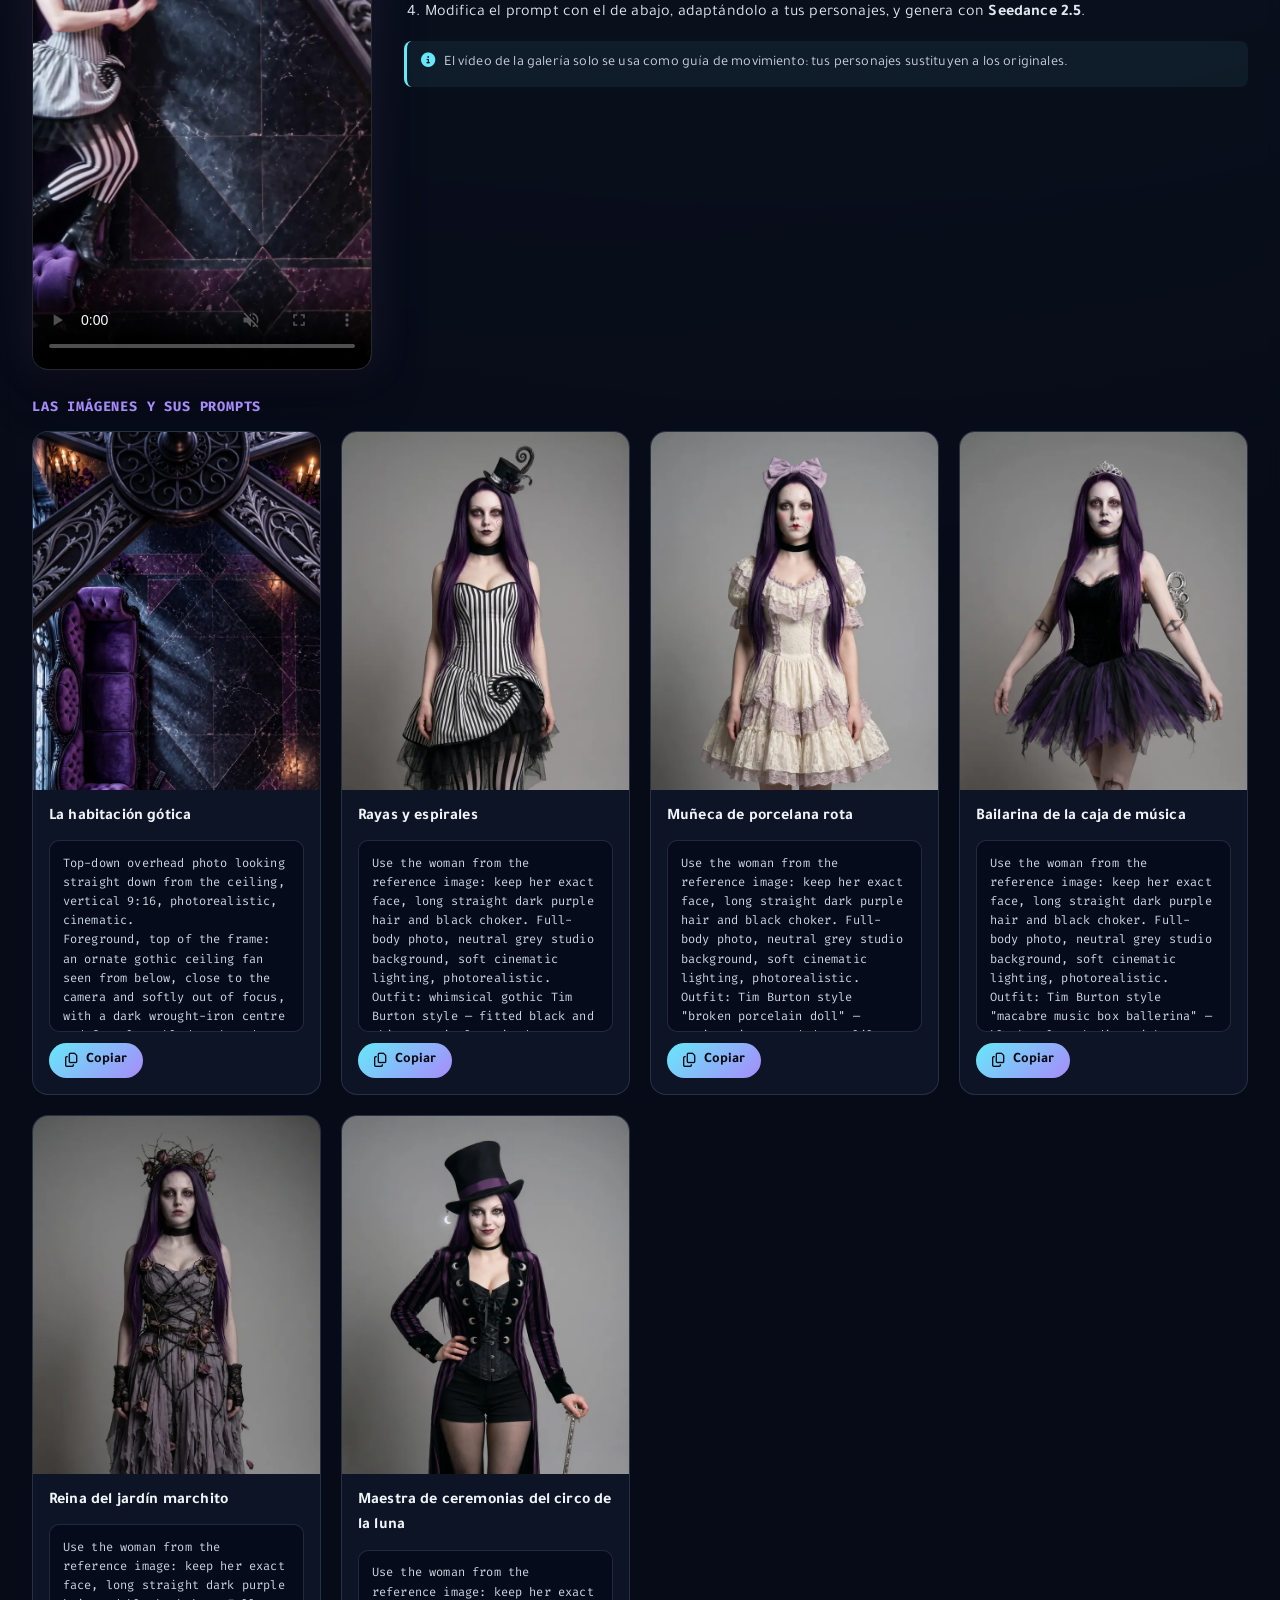
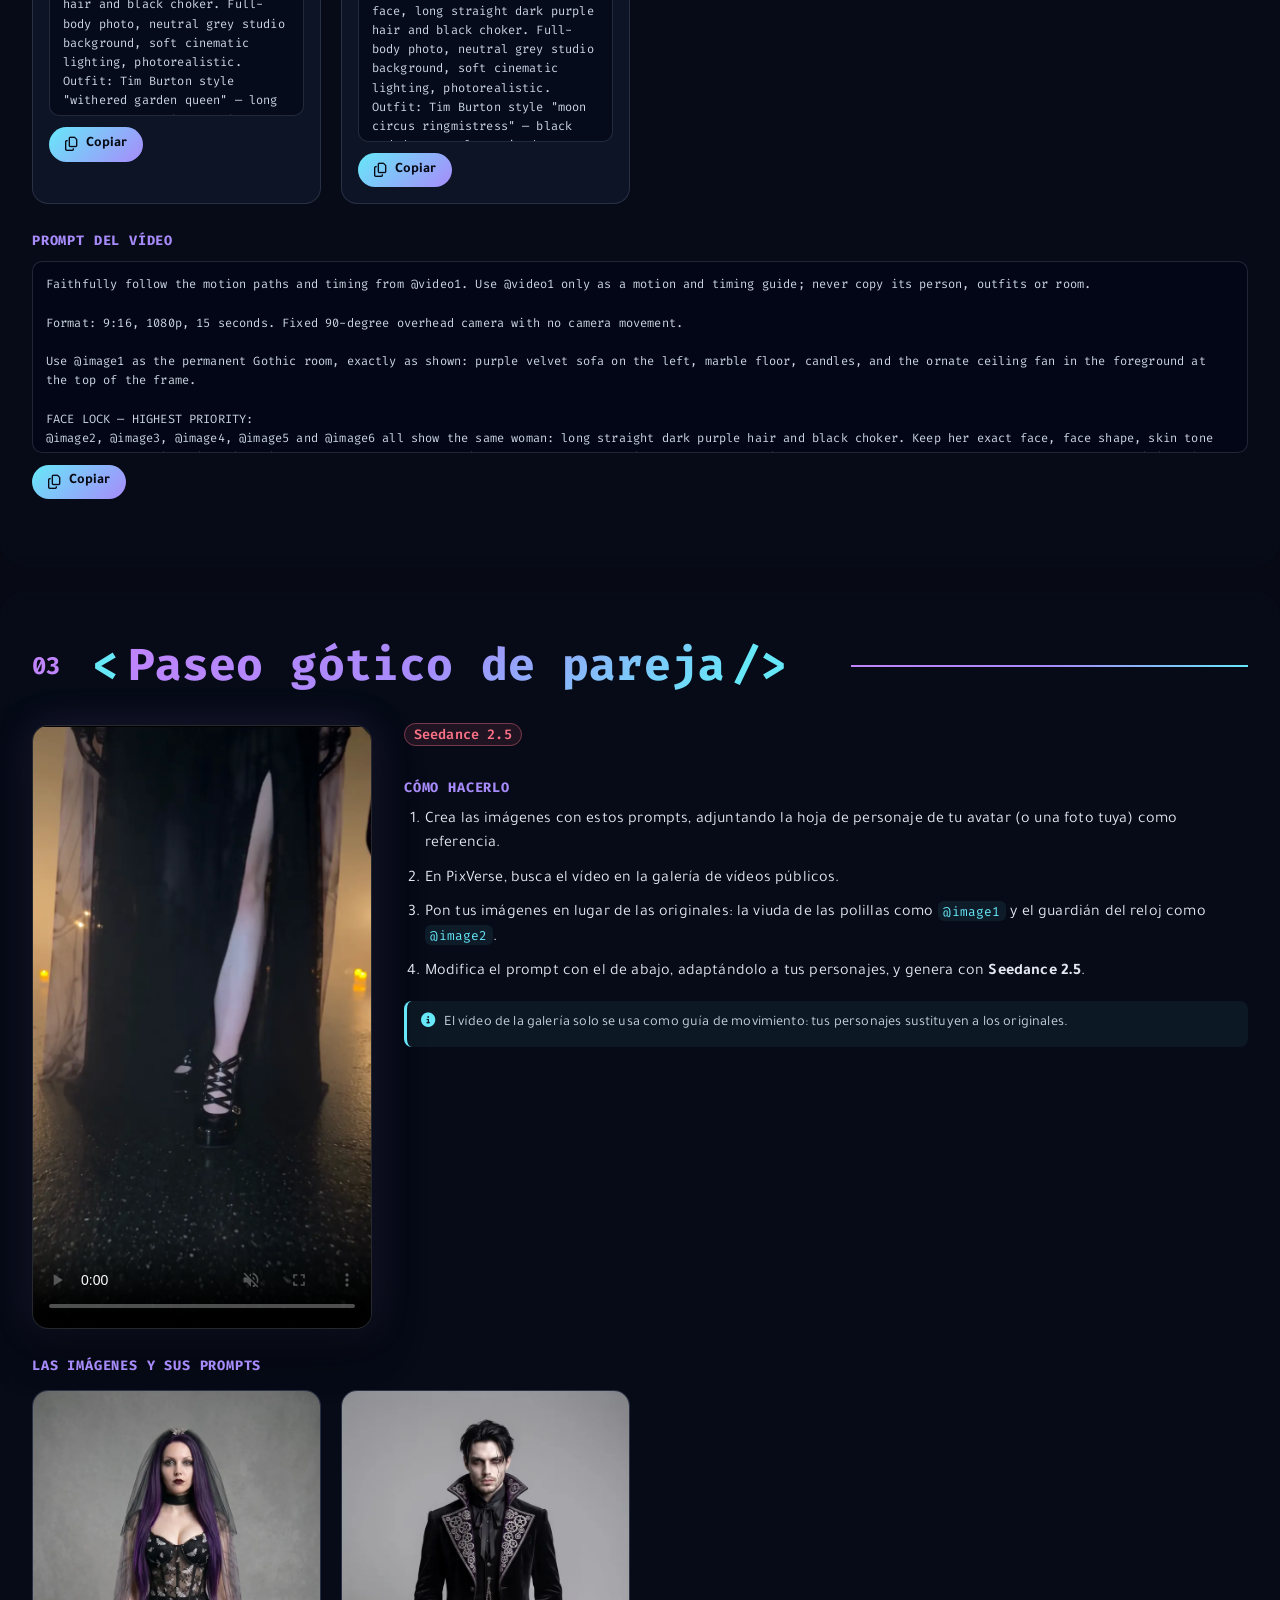
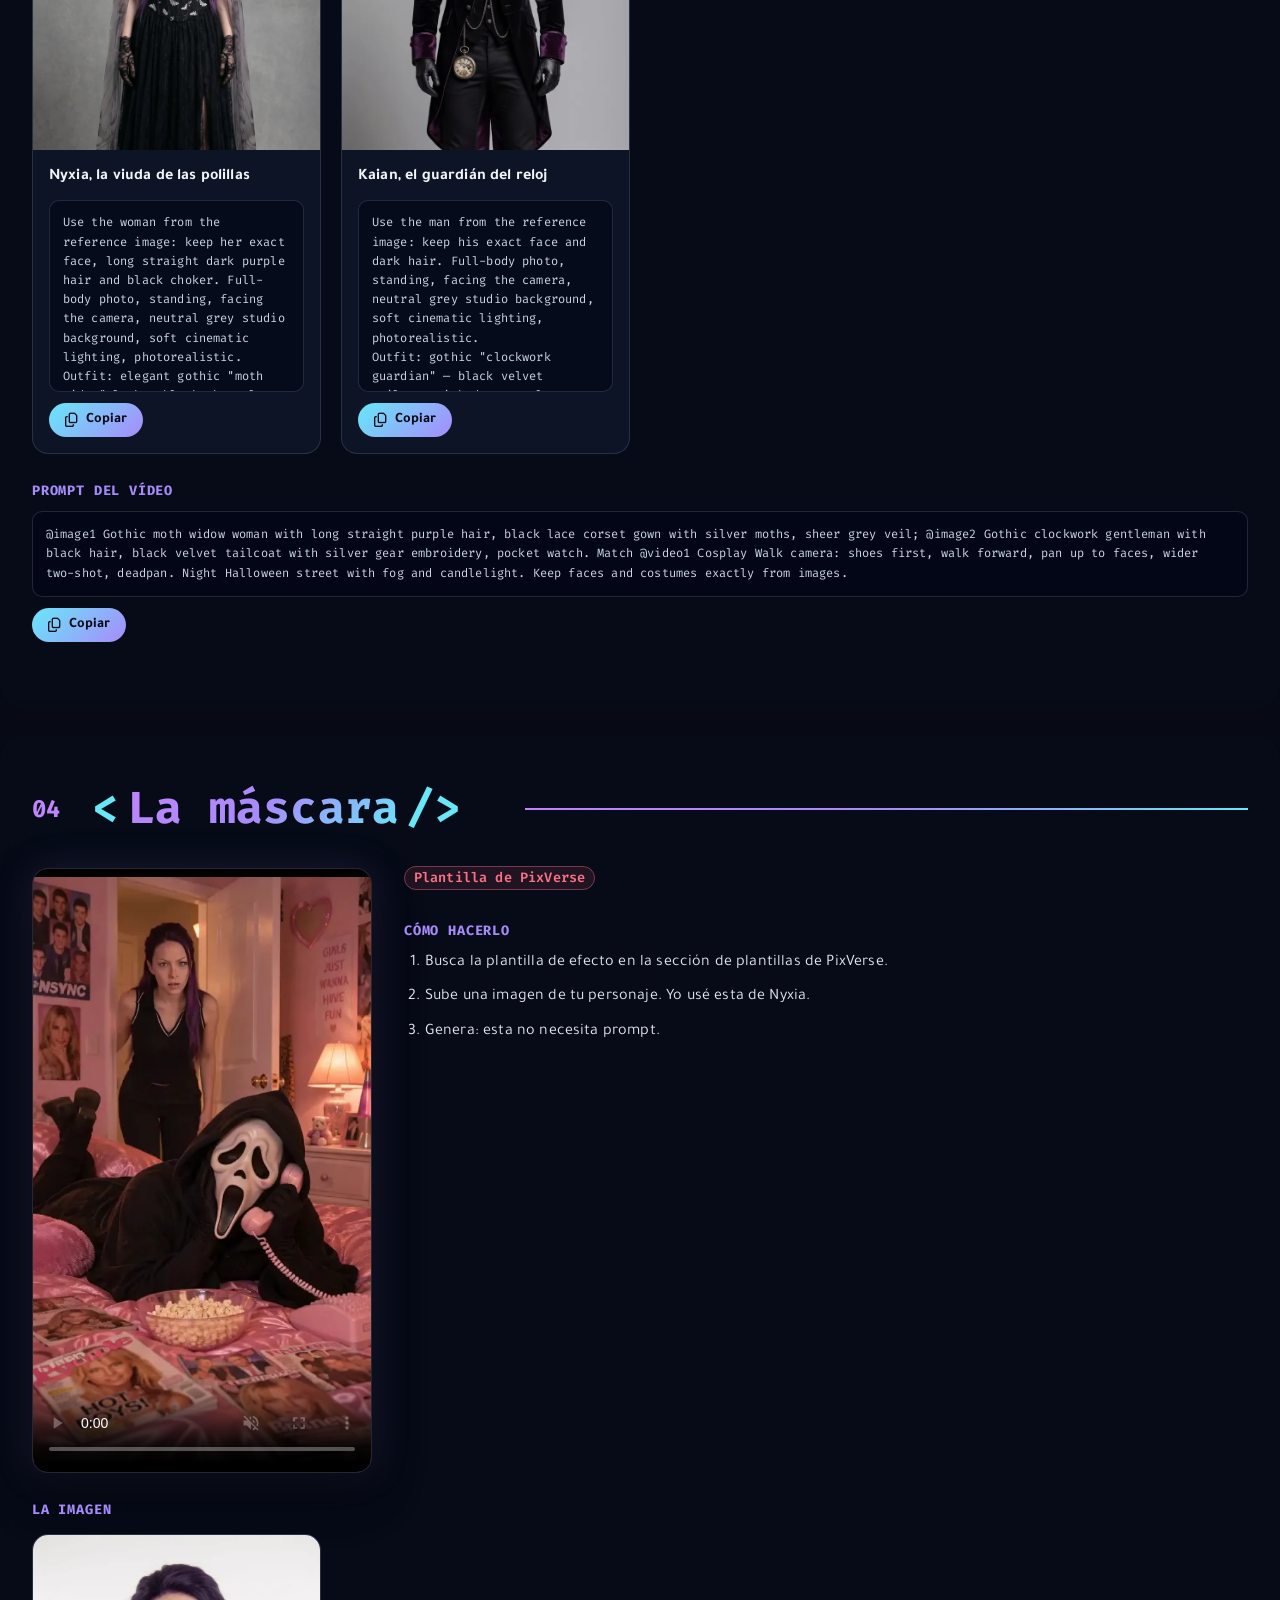
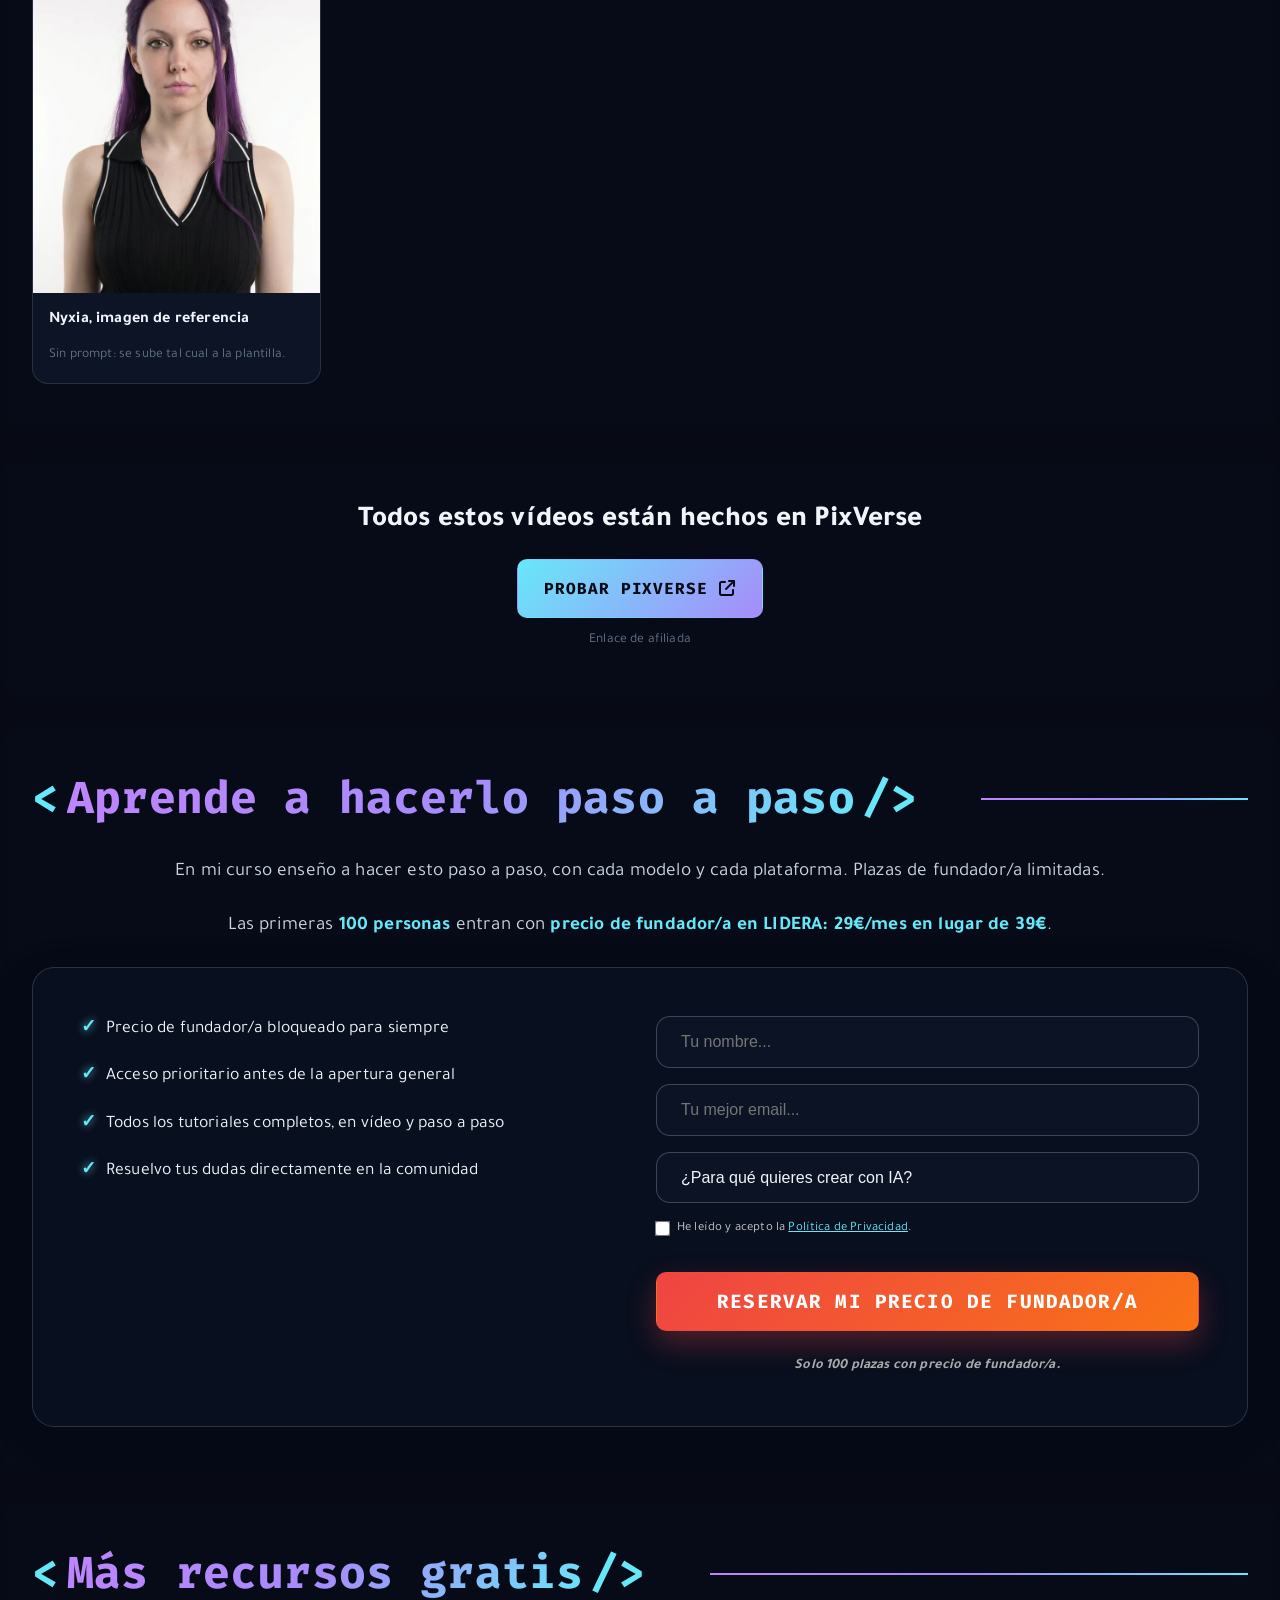
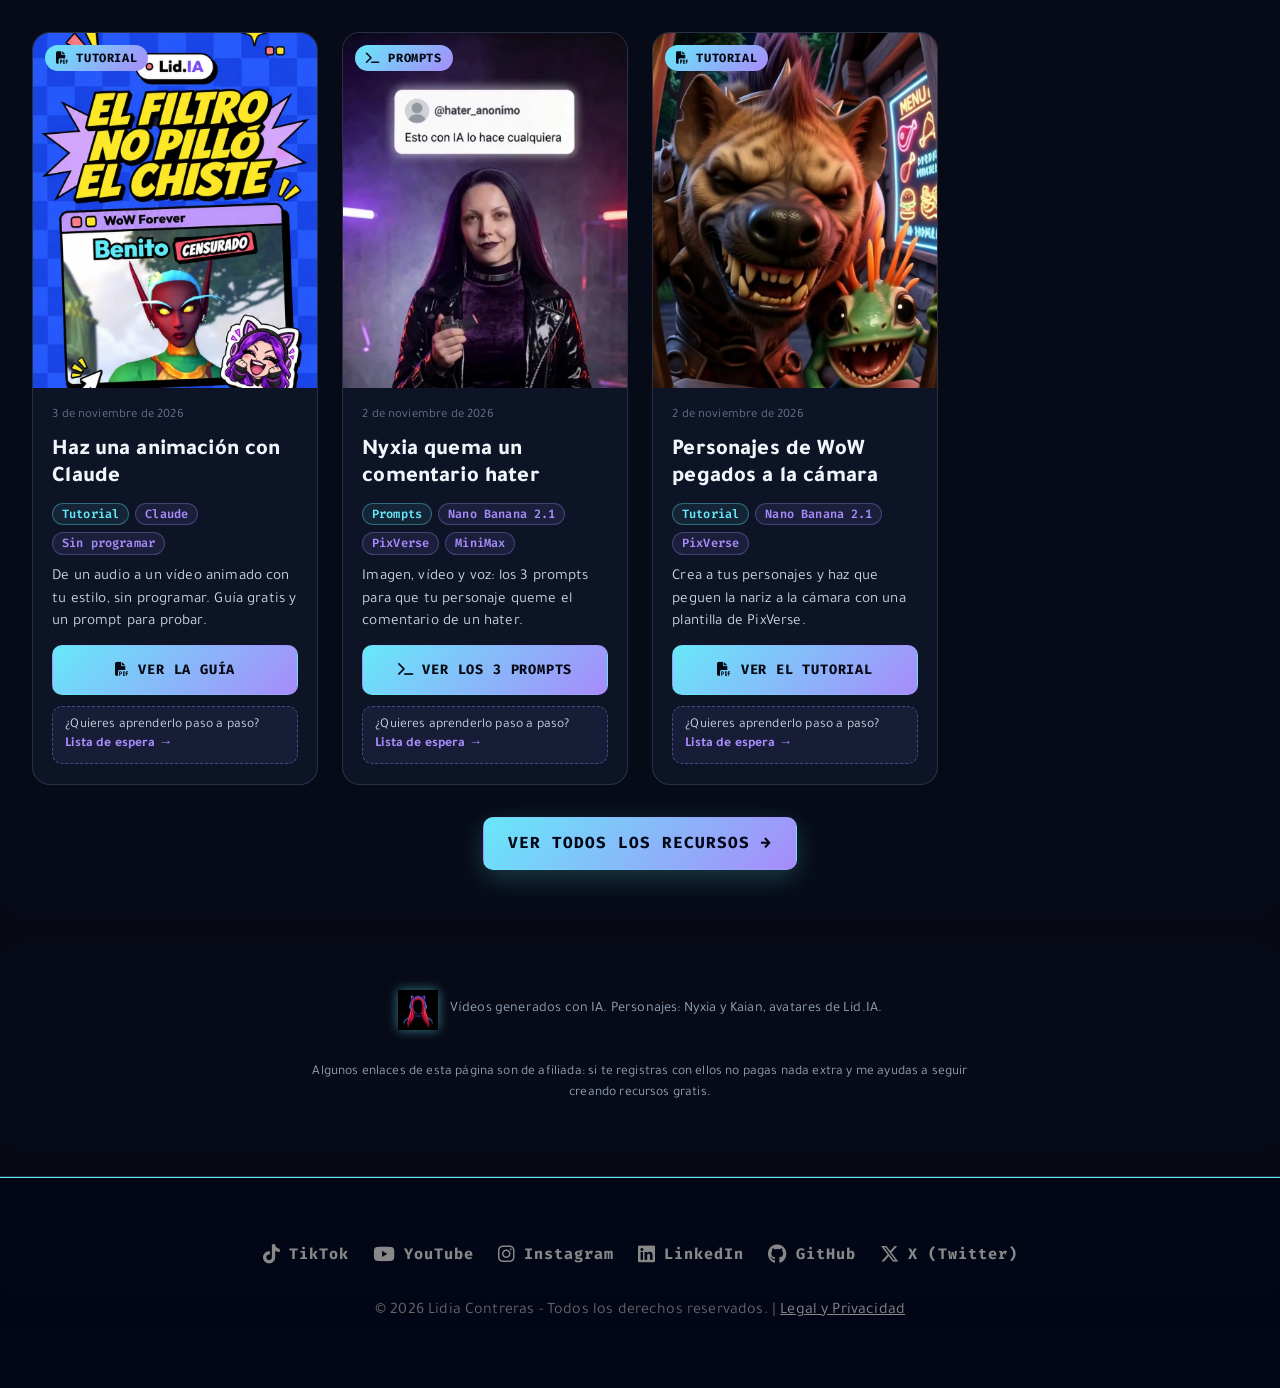
<file: recursos/halloween/index.html>
<!DOCTYPE html>
<html lang="es">
<head>
    <meta charset="UTF-8">
    <meta name="viewport" content="width=device-width, initial-scale=1.0">
    <title>Halloween con IA: 4 vídeos virales y todos sus prompts | Lidia Contreras - LID.IA</title>
    <meta name="description" content="Así creé 4 vídeos virales de Halloween con mis avatares en PixVerse (Seedance 2.5 y Wan 3.0). Copia todos los prompts gratis y hazlos tú.">

    <!-- Canonical -->
    <link rel="canonical" href="https://lidiaconia.com/recursos/halloween/">

    <!-- Open Graph / Redes Sociales -->
    <meta property="og:title" content="Halloween con IA: 4 vídeos virales y todos sus prompts | Lidia Contreras - LID.IA">
    <meta property="og:description" content="Así creé 4 vídeos virales de Halloween con mis avatares en PixVerse (Seedance 2.5 y Wan 3.0). Copia todos los prompts gratis y hazlos tú.">
    <meta property="og:image" content="https://lidiaconia.com/assets/recursos/halloween-og.jpg">
    <meta property="og:image:width" content="1200">
    <meta property="og:image:height" content="630">
    <meta property="og:url" content="https://lidiaconia.com/recursos/halloween/">
    <meta property="og:type" content="website">
    <meta property="og:locale" content="es_ES">
    <meta property="og:site_name" content="Comunidad LID.IA">

    <!-- Twitter / X Cards -->
    <meta name="twitter:card" content="summary_large_image">
    <meta name="twitter:site" content="@lidiaconia">
    <meta name="twitter:title" content="Halloween con IA: 4 vídeos virales y todos sus prompts | Lidia Contreras - LID.IA">
    <meta name="twitter:description" content="Así creé 4 vídeos virales de Halloween con mis avatares en PixVerse (Seedance 2.5 y Wan 3.0). Copia todos los prompts gratis y hazlos tú.">
    <meta name="twitter:image" content="https://lidiaconia.com/assets/recursos/halloween-og.jpg">

    <!-- Robots -->
    <meta name="robots" content="index, follow">
    <meta name="author" content="Lidia Contreras">


    <!-- Favicon -->
    <link rel="icon" type="image/webp" href="/assets/logo_negro_128.webp">

    <!-- Google Fonts -->
    <link rel="preconnect" href="https://fonts.googleapis.com">
    <link rel="preconnect" href="https://fonts.gstatic.com" crossorigin>
    <link href="https://fonts.googleapis.com/css2?family=Tajawal:wght@400;500;700;800;900&family=Fira+Code:wght@400;500;700&display=swap" rel="stylesheet">
    <!-- FontAwesome Icons -->
    <link rel="stylesheet" href="https://cdnjs.cloudflare.com/ajax/libs/font-awesome/6.5.2/css/all.min.css">
    <link rel="stylesheet" href="/styles.css?v=20261103a">
</head>
<body class="theme-recursos">
    <canvas id="particleCanvas"></canvas> <!-- Background -->

    <header class="sticky-header">
        <div class="header-container">
            <div class="logo">
                <a href="/index.html"><img src="/assets/logo_negro_128.webp" alt="Lidia Contreras Logo"></a>
            </div>
            <button class="hamburger" aria-label="Abrir menú" aria-expanded="false">
                <span></span>
                <span></span>
                <span></span>
            </button>
            <nav class="center-menu">
                <div class="nav-dropdown">
                    <a href="/index.html" class="nav-dropdown-trigger">Curso <span class="nav-caret">&#9662;</span></a>
                    <div class="nav-dropdown-panel">
                        <a href="/index.html#comunidad">La Comunidad</a>
                        <a href="/index.html#scroll-modulos">Los M&oacute;dulos</a>
                        <a href="/index.html#tiers">Planes y precios</a>
                        <a href="/index.html#recursos">Recursos</a>
                        <a href="/index.html#waitlist">Lista de espera</a>
                    </div>
                </div> |
                <a href="/recursos/" style="color: #67e8f9; text-shadow: 0 0 10px rgba(103, 232, 249, 0.5);">Recursos gratis</a> |
                <a href="/cv.html">CV</a> |
                <a href="/libros.html">Libros</a> |
                <a href="/musica.html">M&uacute;sica</a>
            </nav>
            <a href="#waitlist" class="btn skool-btn-nav">Comunidad LID.IA</a>
        </div>
        <nav class="mobile-menu">
            <div class="mobile-nav-group">
            <button class="mobile-nav-trigger" aria-expanded="false">Curso <span class="nav-caret">&#9662;</span></button>
            <div class="mobile-nav-submenu">
                <a href="/index.html#comunidad">La Comunidad</a>
                <a href="/index.html#scroll-modulos">Los M&oacute;dulos</a>
                <a href="/index.html#tiers">Planes y precios</a>
                <a href="/index.html#recursos">Recursos</a>
                <a href="/index.html#waitlist">Lista de espera</a>
            </div>
        </div>
            <a href="/recursos/" style="color: #67e8f9;">Recursos gratis</a>
            <a href="/cv.html">CV</a>
            <a href="/libros.html">Libros</a>
            <a href="/musica.html">M&uacute;sica</a>
            <a href="#waitlist" class="btn skool-btn-nav" style="display: block; text-align: center;">Comunidad LID.IA</a>
        </nav>
    </header>

    <main>

        <section class="rec-detail">
            <a class="rec-back" href="/recursos/">&larr; Todos los recursos gratis</a>
            <div class="rec-detail-grid">
                <img class="rec-detail-img" src="/assets/recursos/halloween-vampira.webp" width="800" height="1000" alt="Nyxia de vampira sonriendo, del v&iacute;deo del baile">
                <div>
                    <span class="rec-kicker"><i class="fa-solid fa-terminal"></i> Prompts gratis</span>
                    <h1>Halloween con IA: 4 v&iacute;deos virales y todos sus prompts</h1>
                    <div class="rec-tags">
                        <span class="rec-tag rec-tag-tipo">Prompts</span>
                        <span class="rec-tag">PixVerse</span>
                        <span class="rec-tag">Seedance 2.5</span>
                        <span class="rec-tag">Wan 3.0</span>
                    </div>
                    <p class="rec-lead">As&iacute; cre&eacute; estos v&iacute;deos con mis avatares en PixVerse. Copia los prompts y hazlos t&uacute;.</p>
                    <nav class="rec-index" aria-label="&Iacute;ndice">
                        <a href="#baile"><b>01</b> Vampira y hombre lobo en la discoteca</a>
                        <a href="#ventilador"><b>02</b> El ventilador: cinco disfraces estilo Tim Burton</a>
                        <a href="#paseo"><b>03</b> Paseo g&oacute;tico de pareja</a>
                        <a href="#mascara"><b>04</b> La m&aacute;scara</a>
                    </nav>
                    <a class="rec-wl" href="#waitlist"><span>&iquest;Quieres aprenderlo paso a paso, con cada modelo y cada plataforma?</span> <strong>Lista de espera &rarr;</strong></a>
                </div>
            </div>
        </section>

        <section id="baile" class="process-section rec-hw">
            <div class="section-header">
                <span class="section-number">01</span>
                <h2 class="section-title">
                    <span class="title-bracket">&lt;</span>
                    <span class="title-text">Vampira y hombre lobo en la discoteca</span>
                    <span class="title-bracket">/&gt;</span>
                </h2>
                <div class="section-line"></div>
            </div>
            <div class="rec-hw-grid">
                <video class="rec-hw-video" src="/assets/recursos/halloween/baile.mp4?v=2" poster="/assets/recursos/halloween/baile-poster.webp?v=2" width="720" height="1280" controls loop playsinline preload="metadata"></video>
                <div>
                    <span class="rec-tag rec-tag-modelo">Wan 3.0</span>
                    <h3 class="rec-sub">C&oacute;mo hacerlo</h3>
                    <ol class="rec-steps">
                        <li>Crea las im&aacute;genes con estos prompts, adjuntando la hoja de personaje de tu avatar (o una foto tuya) como referencia.</li>
                        <li>En PixVerse, busca el v&iacute;deo en la galer&iacute;a de v&iacute;deos p&uacute;blicos.</li>
                        <li>Pon tus im&aacute;genes en lugar de las originales: la vampira como <code>@image1</code> y el hombre lobo como <code>@image2</code>.</li>
                        <li>Modifica el prompt con el de abajo, adapt&aacute;ndolo a tus personajes, y genera con <strong>Wan 3.0</strong>.</li>
                    </ol>
                    <p class="rec-refnote rec-music"><i class="fa-solid fa-music"></i> La canci&oacute;n del v&iacute;deo es <strong>&laquo;Romance oscuro&raquo;</strong>, el bonus track de <strong>Origen</strong>, el disco de Nyxia. <a href="/musica.html#origen">Esc&uacute;chalo entero &rarr;</a></p>
                </div>
            </div>
            <h3 class="rec-sub">Las im&aacute;genes y sus prompts</h3>
            <div class="rec-gallery">
                <figure class="rec-shotcard">
                    <a href="/assets/recursos/halloween/nyxia_vampira-guerrera.webp" target="_blank" rel="noopener"><img src="/assets/recursos/halloween/nyxia_vampira-guerrera.webp" width="670" height="1200" loading="lazy" alt="Nyxia, vampira guerrera"></a>
                    <figcaption><strong>Nyxia, vampira guerrera</strong>
                    <div class="rec-code"><pre>Use the woman from the reference image: keep her exact face, long straight dark purple hair and black choker. Full-body photo, standing in a confident pose, facing the camera, neutral dark grey studio background, cold cinematic lighting with a subtle blue tint, photorealistic.
Outfit: modern gothic vampire warrior — form-fitting glossy black leather bodysuit with a black leather corset over it, moderate neckline, a long black leather trench coat flowing open to her ankles with a high collar, black fingerless leather gloves, a slim silver chain belt, tall black combat boots with buckles.
Look: porcelain skin, glowing ice-blue eyes, dark smoky eyeshadow, deep red lips, small sharp fangs visible in a slight smirk. Powerful, cold, magnetic expression, arms crossed. No text, no logos.</pre><button type="button" class="rec-copy"><i class="fa-regular fa-copy"></i> <span>Copiar</span></button></div></figcaption>
                </figure>
                <figure class="rec-shotcard">
                    <a href="/assets/recursos/halloween/kaian_hombre-lobo.webp" target="_blank" rel="noopener"><img src="/assets/recursos/halloween/kaian_hombre-lobo.webp" width="670" height="1200" loading="lazy" alt="Kaian, hombre lobo"></a>
                    <figcaption><strong>Kaian, hombre lobo</strong>
                    <div class="rec-code"><pre>Use the man from the reference image: keep his eye shape, facial structure and dark hair recognizable. Full-body photo, neutral dark grey studio background with soft coloured club lights, cinematic, photorealistic.
Transformation: clearly mid-transformation werewolf — thick dark grey fur growing along his jaw, cheeks and neck, tall pointed furry wolf ears rising through his hair, a slightly wolfish nose bridge, glowing amber eyes, long sharp fangs, both hands turned into furry wolf paws with long black claws, thick fur on his forearms and chest, a bushy dark grey wolf tail.
Outfit: torn black shirt hanging open and ripped by the transformation, fur-lined black leather jacket, ripped dark jeans shredded at the knees, heavy black boots, a silver full-moon pendant.
Pose: mid dance move, one paw raised, head tilted back howling with a big grin. No text, no logos.</pre><button type="button" class="rec-copy"><i class="fa-regular fa-copy"></i> <span>Copiar</span></button></div></figcaption>
                </figure>
            </div>
            <h3 class="rec-sub">Prompt del v&iacute;deo</h3>
            <div class="rec-code"><pre>Replace the figures in @video1 with those from @image1 and @image2: replace the first person (who is leaning/resting against a railing) with the woman from @image1 — fully replacing their appearance and clothing with her long straight dark purple hair, black leather vampire outfit, long leather coat, glowing ice-blue eyes and fangs — including shots where she is seen from behind or facing away from the camera, where her long purple hair and leather coat must be visible. Replace the second person (the dancer) with the man from @image2 — fully replacing their appearance and clothing with his werewolf look: furry wolf ears, fur on his face and chest, wolf paws with claws, bushy tail, torn black shirt, fur-lined leather jacket and ripped jeans. Retain the background, lighting, camera movement and facial expressions from @video1; the figures from @image1 and @image2 should mimic the actions in @video1 without including the backgrounds from the source images. Keep both faces consistent with @image1 and @image2 throughout. No text, no logos.</pre><button type="button" class="rec-copy"><i class="fa-regular fa-copy"></i> <span>Copiar</span></button></div>
        </section>

        <section id="ventilador" class="process-section rec-hw">
            <div class="section-header">
                <span class="section-number">02</span>
                <h2 class="section-title">
                    <span class="title-bracket">&lt;</span>
                    <span class="title-text">El ventilador: cinco disfraces estilo Tim Burton</span>
                    <span class="title-bracket">/&gt;</span>
                </h2>
                <div class="section-line"></div>
            </div>
            <div class="rec-hw-grid">
                <video class="rec-hw-video" src="/assets/recursos/halloween/ventilador.mp4" poster="/assets/recursos/halloween/ventilador-poster.webp" width="720" height="1280" controls muted loop playsinline preload="metadata"></video>
                <div>
                    <span class="rec-tag rec-tag-modelo">Seedance 2.5</span>
                    <h3 class="rec-sub">C&oacute;mo hacerlo</h3>
                    <ol class="rec-steps">
                        <li>Crea la habitaci&oacute;n y los cinco disfraces con estos prompts, adjuntando la hoja de personaje de tu avatar (o una foto tuya) como referencia.</li>
                        <li>En PixVerse, busca el v&iacute;deo en la galer&iacute;a de v&iacute;deos p&uacute;blicos.</li>
                        <li>Pon tus im&aacute;genes en lugar de las originales: la habitaci&oacute;n como <code>@image1</code> y los disfraces como <code>@image2</code> a <code>@image6</code>, en este orden: rayas, porcelana, bailarina, jard&iacute;n marchito y circo.</li>
                        <li>Modifica el prompt con el de abajo, adapt&aacute;ndolo a tus personajes, y genera con <strong>Seedance 2.5</strong>.</li>
                    </ol>
                    <p class="rec-refnote"><i class="fa-solid fa-circle-info"></i> El v&iacute;deo de la galer&iacute;a solo se usa como gu&iacute;a de movimiento: tus personajes sustituyen a los originales.</p>
                </div>
            </div>
            <h3 class="rec-sub">Las im&aacute;genes y sus prompts</h3>
            <div class="rec-gallery">
                <figure class="rec-shotcard">
                    <a href="/assets/recursos/halloween/habitacion-gotica-ventilador.webp" target="_blank" rel="noopener"><img src="/assets/recursos/halloween/habitacion-gotica-ventilador.webp" width="670" height="1200" loading="lazy" alt="La habitación gótica"></a>
                    <figcaption><strong>La habitación gótica</strong>
                    <div class="rec-code"><pre>Top-down overhead photo looking straight down from the ceiling, vertical 9:16, photorealistic, cinematic.
Foreground, top of the frame: an ornate gothic ceiling fan seen from below, close to the camera and softly out of focus, with a dark wrought-iron centre and four long blades shaped like carved moth wings in black wood with silver filigree.
Below, the floor of a gothic Victorian parlour: polished black marble with fine violet veins, inlaid with a large geometric pattern of deep purple and silver marble around an empty central area where a person could lie down.
Left side: a long tufted deep purple velvet chaise sofa with carved black wooden legs, a black remote control lying on the floor next to it.
Corners: tall black iron candelabras with lit candles, scattered dark purple and black roses, a few small silver moths resting on the floor, faint moonlight coming through a tall gothic window on one side, casting soft blue window-shaped light across the marble.
Moody, elegant, dark fairy-tale atmosphere, warm candlelight mixed with cool moonlight. No people, no text, no logos.</pre><button type="button" class="rec-copy"><i class="fa-regular fa-copy"></i> <span>Copiar</span></button></div></figcaption>
                </figure>
                <figure class="rec-shotcard">
                    <a href="/assets/recursos/halloween/nyxia_rayas-y-espirales.webp" target="_blank" rel="noopener"><img src="/assets/recursos/halloween/nyxia_rayas-y-espirales.webp" width="670" height="1200" loading="lazy" alt="Rayas y espirales"></a>
                    <figcaption><strong>Rayas y espirales</strong>
                    <div class="rec-code"><pre>Use the woman from the reference image: keep her exact face, long straight dark purple hair and black choker. Full-body photo, neutral grey studio background, soft cinematic lighting, photorealistic.
Outfit: whimsical gothic Tim Burton style — fitted black and white vertical-striped corset dress with a moderate neckline, a short skirt shaped like a curling spiral with layered black tulle underneath, black and white striped stockings, pointed black buckle boots, a tiny crooked top hat with a spiral feather.
Makeup: pale porcelain skin, dark sunken eye shadows, thin spiral drawn on one cheek, deep plum lips. Slightly eerie, playful look. No text, no logos.</pre><button type="button" class="rec-copy"><i class="fa-regular fa-copy"></i> <span>Copiar</span></button></div></figcaption>
                </figure>
                <figure class="rec-shotcard">
                    <a href="/assets/recursos/halloween/nyxia_muneca-porcelana.webp" target="_blank" rel="noopener"><img src="/assets/recursos/halloween/nyxia_muneca-porcelana.webp" width="670" height="1200" loading="lazy" alt="Muñeca de porcelana rota"></a>
                    <figcaption><strong>Muñeca de porcelana rota</strong>
                    <div class="rec-code"><pre>Use the woman from the reference image: keep her exact face, long straight dark purple hair and black choker. Full-body photo, neutral grey studio background, soft cinematic lighting, photorealistic.
Outfit: Tim Burton style "broken porcelain doll" — antique ivory and dusty-lilac Victorian lace dress with puffed sleeves and a moderate neckline, short layered petticoat, white frilly socks with black Mary Jane shoes, an oversized faded lilac bow in her hair.
Makeup: glossy white porcelain skin with fine painted cracks across one cheek and forehead, round rosy doll cheeks, dark shadows around big doll-like eyes, small heart-shaped dark red lips. Still, slightly unsettling expression. No text, no logos.</pre><button type="button" class="rec-copy"><i class="fa-regular fa-copy"></i> <span>Copiar</span></button></div></figcaption>
                </figure>
                <figure class="rec-shotcard">
                    <a href="/assets/recursos/halloween/nyxia_bailarina-caja-musica.webp" target="_blank" rel="noopener"><img src="/assets/recursos/halloween/nyxia_bailarina-caja-musica.webp" width="670" height="1200" loading="lazy" alt="Bailarina de la caja de música"></a>
                    <figcaption><strong>Bailarina de la caja de música</strong>
                    <div class="rec-code"><pre>Use the woman from the reference image: keep her exact face, long straight dark purple hair and black choker. Full-body photo, neutral grey studio background, soft cinematic lighting, photorealistic.
Outfit: Tim Burton style "macabre music box ballerina" — black velvet bodice with a moderate neckline, a stiff black and violet tutu with torn edges, a large silver wind-up key on her back, painted doll joint lines at her elbows and knees, black satin pointe shoes with ribbons crossing up her legs, a small cracked silver tiara.
Makeup: pale skin, dark ringed eyes, tiny black teardrop, deep violet lips. Graceful but eerie pose. No text, no logos.</pre><button type="button" class="rec-copy"><i class="fa-regular fa-copy"></i> <span>Copiar</span></button></div></figcaption>
                </figure>
                <figure class="rec-shotcard">
                    <a href="/assets/recursos/halloween/nyxia_jardin-marchito.webp" target="_blank" rel="noopener"><img src="/assets/recursos/halloween/nyxia_jardin-marchito.webp" width="670" height="1200" loading="lazy" alt="Reina del jardín marchito"></a>
                    <figcaption><strong>Reina del jardín marchito</strong>
                    <div class="rec-code"><pre>Use the woman from the reference image: keep her exact face, long straight dark purple hair and black choker. Full-body photo, neutral grey studio background, soft cinematic lighting, photorealistic.
Outfit: Tim Burton style "withered garden queen" — long tattered grey-violet chiffon gown with a moderate neckline, bodice wrapped in dry black thorny vines and wilted dark roses, petals falling from the skirt, a crown of dead roses and twisted twigs, fingerless black lace gloves.
Makeup: pale grey-tinged skin, dark smudged eyes, faint vein-like lines on her temples, dried-rose lips. Melancholic, haunting look. No text, no logos.</pre><button type="button" class="rec-copy"><i class="fa-regular fa-copy"></i> <span>Copiar</span></button></div></figcaption>
                </figure>
                <figure class="rec-shotcard">
                    <a href="/assets/recursos/halloween/nyxia_circo-de-la-luna.webp" target="_blank" rel="noopener"><img src="/assets/recursos/halloween/nyxia_circo-de-la-luna.webp" width="670" height="1200" loading="lazy" alt="Maestra de ceremonias del circo de la luna"></a>
                    <figcaption><strong>Maestra de ceremonias del circo de la luna</strong>
                    <div class="rec-code"><pre>Use the woman from the reference image: keep her exact face, long straight dark purple hair and black choker. Full-body photo, neutral grey studio background, soft cinematic lighting, photorealistic.
Outfit: Tim Burton style "moon circus ringmistress" — black and deep purple striped tailcoat with silver crescent-moon buttons, fitted black corset vest with a moderate neckline, short black shorts with sheer black tights, tall black boots, a crooked tall top hat with a tiny glowing moon hanging from its brim, a thin silver cane topped with a star.
Makeup: pale skin, dark dramatic eyes with silver stars at the corners, deep berry lips. Mischievous, theatrical smile. No text, no logos.</pre><button type="button" class="rec-copy"><i class="fa-regular fa-copy"></i> <span>Copiar</span></button></div></figcaption>
                </figure>
            </div>
            <h3 class="rec-sub">Prompt del v&iacute;deo</h3>
            <div class="rec-code"><pre>Faithfully follow the motion paths and timing from @video1. Use @video1 only as a motion and timing guide; never copy its person, outfits or room.

Format: 9:16, 1080p, 15 seconds. Fixed 90-degree overhead camera with no camera movement.

Use @image1 as the permanent Gothic room, exactly as shown: purple velvet sofa on the left, marble floor, candles, and the ornate ceiling fan in the foreground at the top of the frame.

FACE LOCK — HIGHEST PRIORITY:
@image2, @image3, @image4, @image5 and @image6 all show the same woman: long straight dark purple hair and black choker. Keep her exact face, face shape, skin tone and body proportions identical in every look. Only the outfit, makeup and accessories change; her facial structure never changes. Keep her face clearly visible in every look. Never use the poses or grey studio backgrounds from the images.

Preserve the opening action from @video1: the woman rolls off the sofa, lands flat on her back, and presses the remote. The ceiling fan remains still before the click and rotates steadily afterward.

After landing, she stays on her back, head toward the top of the frame, feet toward the bottom, legs extended, and full outfit visible.

Timeline:

0–5s — @image2:
The complete black and white striped look: striped corset dress with a spiral skirt and black tulle, striped tights, black buckle boots, tiny top hat with a spiral feather, spiral drawn on her cheek. Reproduce the rolling, falling, landing and remote-control action from @video1.

6–7s — @image3:
A passing fan blade completely hides the transition and reveals the complete broken porcelain doll look: ivory and lilac lace dress with puffed sleeves, big lilac bow, white frilly socks, black Mary Jane shoes, cracked porcelain makeup with rosy cheeks and small heart-shaped red lips. She opens both hands outward and blinks slowly like a doll.

8–10s — @image4:
The next blade reveals the complete music box ballerina look: black velvet bodice, black and purple torn tutu, silver wind-up key on her back, painted doll joints on elbows and knees, black pointe shoes with crossed ribbons, small silver tiara. She lifts both arms gracefully above her head and gives a slow, eerie smile.

11–13s — @image5:
The next blade reveals the complete withered garden queen look: long tattered grey-violet gown wrapped in black thorny vines and dried roses, crown of thorns and dead roses, black lace fingerless gloves, petals scattered on the floor around her. She slowly crosses her hands over her chest and turns her head slightly.

14–15s — @image6:
The final blade reveals the complete moon circus ringmistress look: black and purple striped tailcoat with silver crescent-moon buttons, black corset, black shorts with sheer tights, tall lace-up boots, tall black top hat with a purple band and a small hanging moon, silver star cane. She holds the cane across her body, gives a mischievous smile and taps the hat brim with one finger.

Every transformation must be completely concealed by a passing fan blade. Never blend outfits, makeup or accessories.

Audio: remote click, soft fan sound, and a light whoosh at each transition. No dialogue or background music.

No facial drift, face replacement, mannequin face, hidden face, plastic skin, body deformation, extra limbs, missing accessories, mixed outfits, camera movement, or background changes.</pre><button type="button" class="rec-copy"><i class="fa-regular fa-copy"></i> <span>Copiar</span></button></div>
        </section>

        <section id="paseo" class="process-section rec-hw">
            <div class="section-header">
                <span class="section-number">03</span>
                <h2 class="section-title">
                    <span class="title-bracket">&lt;</span>
                    <span class="title-text">Paseo g&oacute;tico de pareja</span>
                    <span class="title-bracket">/&gt;</span>
                </h2>
                <div class="section-line"></div>
            </div>
            <div class="rec-hw-grid">
                <video class="rec-hw-video" src="/assets/recursos/halloween/paseo.mp4" poster="/assets/recursos/halloween/paseo-poster.webp" width="720" height="1280" controls muted loop playsinline preload="metadata"></video>
                <div>
                    <span class="rec-tag rec-tag-modelo">Seedance 2.5</span>
                    <h3 class="rec-sub">C&oacute;mo hacerlo</h3>
                    <ol class="rec-steps">
                        <li>Crea las im&aacute;genes con estos prompts, adjuntando la hoja de personaje de tu avatar (o una foto tuya) como referencia.</li>
                        <li>En PixVerse, busca el v&iacute;deo en la galer&iacute;a de v&iacute;deos p&uacute;blicos.</li>
                        <li>Pon tus im&aacute;genes en lugar de las originales: la viuda de las polillas como <code>@image1</code> y el guardi&aacute;n del reloj como <code>@image2</code>.</li>
                        <li>Modifica el prompt con el de abajo, adapt&aacute;ndolo a tus personajes, y genera con <strong>Seedance 2.5</strong>.</li>
                    </ol>
                    <p class="rec-refnote"><i class="fa-solid fa-circle-info"></i> El v&iacute;deo de la galer&iacute;a solo se usa como gu&iacute;a de movimiento: tus personajes sustituyen a los originales.</p>
                </div>
            </div>
            <h3 class="rec-sub">Las im&aacute;genes y sus prompts</h3>
            <div class="rec-gallery">
                <figure class="rec-shotcard">
                    <a href="/assets/recursos/halloween/nyxia_viuda-polillas.webp" target="_blank" rel="noopener"><img src="/assets/recursos/halloween/nyxia_viuda-polillas.webp" width="670" height="1200" loading="lazy" alt="Nyxia, la viuda de las polillas"></a>
                    <figcaption><strong>Nyxia, la viuda de las polillas</strong>
                    <div class="rec-code"><pre>Use the woman from the reference image: keep her exact face, long straight dark purple hair and black choker. Full-body photo, standing, facing the camera, neutral grey studio background, soft cinematic lighting, photorealistic.
Outfit: elegant gothic "moth widow" look — black sheer lace corset gown with tiny silver moths embroidered across the bodice, moderate neckline, long flowing skirt with a high side slit, translucent dusty-grey moth-wing cape attached at the shoulders, delicate black lace gloves, a short black mourning veil pinned with a silver moth brooch.
Makeup: pale skin, smoky charcoal eyes with silver shimmer, dark burgundy lips. Calm, magnetic gaze. No text, no logos.</pre><button type="button" class="rec-copy"><i class="fa-regular fa-copy"></i> <span>Copiar</span></button></div></figcaption>
                </figure>
                <figure class="rec-shotcard">
                    <a href="/assets/recursos/halloween/kaian_guardian-del-reloj.webp" target="_blank" rel="noopener"><img src="/assets/recursos/halloween/kaian_guardian-del-reloj.webp" width="670" height="1200" loading="lazy" alt="Kaian, el guardián del reloj"></a>
                    <figcaption><strong>Kaian, el guardián del reloj</strong>
                    <div class="rec-code"><pre>Use the man from the reference image: keep his exact face and dark hair. Full-body photo, standing, facing the camera, neutral grey studio background, soft cinematic lighting, photorealistic.
Outfit: gothic "clockwork guardian" — black velvet tailcoat with deep purple lining, high black collar, silver clock gears embroidered along the lapels, a broken pocket watch hanging from a long chain, black leather gloves, a black ribbon tied at the neck.
Makeup: pale skin, dark shadow around the eyes, a thin crack line painted down one cheek like broken porcelain. Composed, intense look. No text, no logos.</pre><button type="button" class="rec-copy"><i class="fa-regular fa-copy"></i> <span>Copiar</span></button></div></figcaption>
                </figure>
            </div>
            <h3 class="rec-sub">Prompt del v&iacute;deo</h3>
            <div class="rec-code"><pre>@image1 Gothic moth widow woman with long straight purple hair, black lace corset gown with silver moths, sheer grey veil; @image2 Gothic clockwork gentleman with black hair, black velvet tailcoat with silver gear embroidery, pocket watch. Match @video1 Cosplay Walk camera: shoes first, walk forward, pan up to faces, wider two-shot, deadpan. Night Halloween street with fog and candlelight. Keep faces and costumes exactly from images.</pre><button type="button" class="rec-copy"><i class="fa-regular fa-copy"></i> <span>Copiar</span></button></div>
        </section>

        <section id="mascara" class="process-section rec-hw">
            <div class="section-header">
                <span class="section-number">04</span>
                <h2 class="section-title">
                    <span class="title-bracket">&lt;</span>
                    <span class="title-text">La m&aacute;scara</span>
                    <span class="title-bracket">/&gt;</span>
                </h2>
                <div class="section-line"></div>
            </div>
            <div class="rec-hw-grid">
                <video class="rec-hw-video" src="/assets/recursos/halloween/mascara.mp4" poster="/assets/recursos/halloween/mascara-poster.webp" width="720" height="1280" controls muted loop playsinline preload="metadata"></video>
                <div>
                    <span class="rec-tag rec-tag-modelo">Plantilla de PixVerse</span>
                    <h3 class="rec-sub">C&oacute;mo hacerlo</h3>
                    <ol class="rec-steps">
                        <li>Busca la plantilla de efecto en la secci&oacute;n de plantillas de PixVerse.</li>
                        <li>Sube una imagen de tu personaje. Yo us&eacute; esta de Nyxia.</li>
                        <li>Genera: esta no necesita prompt.</li>
                    </ol>
                    
                </div>
            </div>
            <h3 class="rec-sub">La imagen</h3>
            <div class="rec-gallery">
                <figure class="rec-shotcard">
                    <a href="/assets/recursos/halloween/nyxia_referencia.webp" target="_blank" rel="noopener"><img src="/assets/recursos/halloween/nyxia_referencia.webp" width="670" height="1200" loading="lazy" alt="Nyxia, imagen de referencia"></a>
                    <figcaption><strong>Nyxia, imagen de referencia</strong>
                    <p class="rec-meta">Sin prompt: se sube tal cual a la plantilla.</p></figcaption>
                </figure>
            </div>
        </section>

        <section class="process-section rec-pixverse">
            <h2>Todos estos v&iacute;deos est&aacute;n hechos en PixVerse</h2>
            <a class="btn rec-main" href="https://motivaiprivatelimited.sjv.io/7XyWbg?subId1=halloween" target="_blank" rel="sponsored nofollow noopener">Probar PixVerse <i class="fa-solid fa-arrow-up-right-from-square"></i></a>
            <p class="rec-meta">Enlace de afiliada</p>
        </section>
        <!-- LISTA DE ESPERA -->
        <section id="waitlist" class="waitlist-section" style="scroll-margin-top: 80px;">
            <div class="section-header">
                <h2 class="section-title">
                    <span class="title-bracket">&lt;</span>
                    <span class="title-text">Aprende a hacerlo paso a paso</span>
                    <span class="title-bracket">/&gt;</span>
                </h2>
                <div class="section-line"></div>
            </div>
            <p class="subtitle inter text-center waitlist-subtitle">En mi curso ense&ntilde;o a hacer esto paso a paso, con cada modelo y cada plataforma. Plazas de fundador/a limitadas.</p>
            <p class="subtitle inter text-center waitlist-subtitle">Las primeras <strong style="color: var(--page-primary);">100 personas</strong> entran con <strong style="color: var(--page-primary);">precio de fundador/a en LIDERA: 29&euro;/mes en lugar de 39&euro;</strong>.</p>

            <div class="waitlist-container" data-shape-mask>
                <div class="waitlist-benefits">
                    <ul>
                        <li>Precio de fundador/a bloqueado para siempre</li>
                        <li>Acceso prioritario antes de la apertura general</li>
                        <li>Todos los tutoriales completos, en v&iacute;deo y paso a paso</li>
                        <li>Resuelvo tus dudas directamente en la comunidad</li>
                    </ul>
                </div>

                <div class="waitlist-form-wrapper">
                    <form id="waitlistForm" class="waitlist-form" action="https://formspree.io/f/mwvwblkv" method="POST">
                        <input type="hidden" name="origen" value="recurso-halloween">
                        <div class="input-group">
                            <input type="text" id="waitlistName" name="nombre" placeholder="Tu nombre..." required class="neon-input">
                        </div>
                        <div class="input-group">
                            <input type="email" id="waitlistEmail" name="email" placeholder="Tu mejor email..." required class="neon-input">
                        </div>
                        <div class="input-group">
                            <select id="waitlistReason" name="motivo" required class="neon-input" style="appearance: none; cursor: pointer;">
                                <option value="" disabled selected>&iquest;Para qu&eacute; quieres crear con IA?</option>
                                <option value="Marca Personal">Crear mi Marca Personal</option>
                                <option value="Vender Servicios">Vender a Clientes/Empresas</option>
                                <option value="Docencia">Material Educativo / Alumnos</option>
                                <option value="Hobby">Hobby y Curiosidad</option>
                            </select>
                            <div class="legal-checkbox" style="display: flex; align-items: flex-start; gap: 0.5rem; text-align: left; font-size: 0.8rem; color: #ccc; margin-top: 1rem;">
                                <input type="checkbox" id="privacy" required style="margin-top: 0.2rem; transform: scale(1.2); accent-color: var(--blue);">
                                <label for="privacy">He le&iacute;do y acepto la <a href="/legal.html" target="_blank" rel="noopener noreferrer" style="color: var(--blue);">Pol&iacute;tica de Privacidad</a>.</label>
                            </div>
                        </div>
                        <button type="submit" class="btn danger-btn submit-btn" style="margin-top: 1rem;">RESERVAR MI PRECIO DE FUNDADOR/A</button>
                    </form>

                    <div id="waitlistSuccess" class="success-message" style="display: none;">
                        &iexcl;Est&aacute;s dentro! Te escribiremos en cuanto abramos plazas &mdash; revisa tu bandeja de entrada.
                    </div>
                    <div id="waitlistError" class="error-message" style="display: none;">
                        Por favor, escribe un email v&aacute;lido.
                    </div>

                    <div class="urgency-counter" style="color: #aaa; font-size: 0.9rem;">
                        <i>Solo 100 plazas con precio de fundador/a.</i>
                    </div>
                </div>
            </div>
        </section>

        <!-- MÁS RECURSOS -->
        <section class="process-section">
            <div class="section-header">
                <h2 class="section-title">
                    <span class="title-bracket">&lt;</span>
                    <span class="title-text">M&aacute;s recursos gratis</span>
                    <span class="title-bracket">/&gt;</span>
                </h2>
                <div class="section-line"></div>
            </div>
            <div class="rec-grid" data-recursos="3" data-excluir="halloween"></div>
            <p class="rec-more"><a href="/recursos/" class="btn primary-btn">Ver todos los recursos &rarr;</a></p>
        </section>

        <section class="process-section">
            <p class="rec-credits"><img src="/assets/logo_negro_128.webp" width="40" height="40" alt="Lid.IA"> V&iacute;deos generados con IA. Personajes: Nyxia y Kaian, avatares de Lid.IA.</p>
            <p class="inter text-center tools-disclosure">Algunos enlaces de esta p&aacute;gina son de afiliada: si te registras con ellos no pagas nada extra y me ayudas a seguir creando recursos gratis.</p>
        </section>
    </main>

    <footer class="text-center" style="padding: 4rem 2rem; display: flex; flex-direction: column; align-items: center; gap: 2rem;">
        <div class="footer-socials" style="display: flex; gap: 1.5rem; flex-wrap: wrap; justify-content: center;">
            <a href="https://www.tiktok.com/@lidiaconia" target="_blank" rel="noopener noreferrer" class="footer-link tiktok"><i class="fa-brands fa-tiktok"></i> TikTok</a>
            <a href="https://www.youtube.com/@lidiaconia" target="_blank" rel="noopener noreferrer" class="footer-link youtube"><i class="fa-brands fa-youtube"></i> YouTube</a>
            <a href="https://www.instagram.com/lidia.conia" target="_blank" rel="noopener noreferrer" class="footer-link instagram"><i class="fa-brands fa-instagram"></i> Instagram</a>
            <a href="https://www.linkedin.com/in/lidiaconia" target="_blank" rel="noopener noreferrer" class="footer-link linkedin"><i class="fa-brands fa-linkedin"></i> LinkedIn</a>
            <a href="https://github.com/liconoc" target="_blank" rel="noopener noreferrer" class="footer-link github"><i class="fa-brands fa-github"></i> GitHub</a>
            <a href="https://x.com/lidiaconia" target="_blank" rel="noopener noreferrer" class="footer-link twitter"><i class="fa-brands fa-x-twitter"></i> X (Twitter)</a>
        </div>
        <p class="inter" style="color: #666;">&copy; 2026 Lidia Contreras - Todos los derechos reservados. | <a href="/legal.html" style="color: #888;">Legal y Privacidad</a></p>
    </footer>

    <script src="/script.js?v=20261030a"></script>
    <script src="/recursos.js?v=20261103a"></script>
    <!-- Cloudflare Web Analytics --><script type='module' src='https://static.cloudflareinsights.com/beacon.min.js' data-cf-beacon='{"token": "f8934614dd854373b2e4546ebebf8414"}'></script><!-- End Cloudflare Web Analytics -->
</body>
</html>
</file>
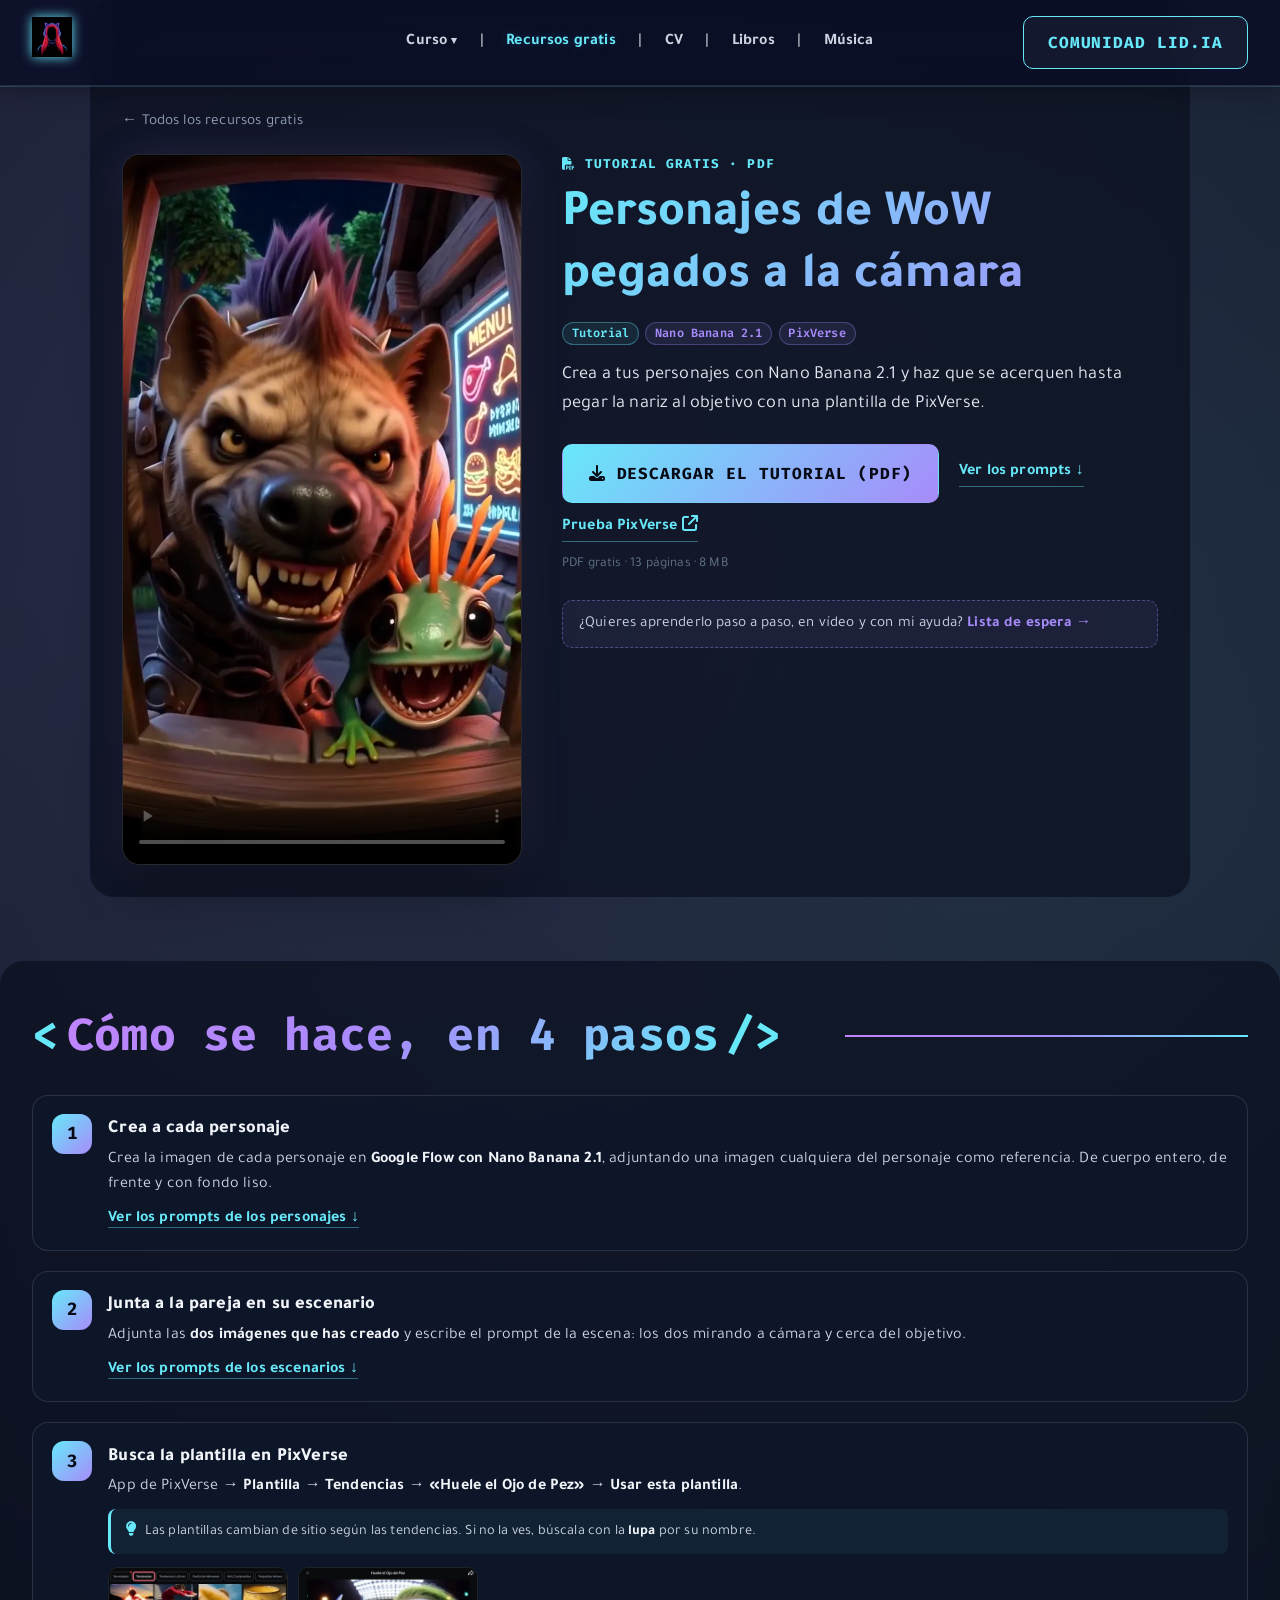
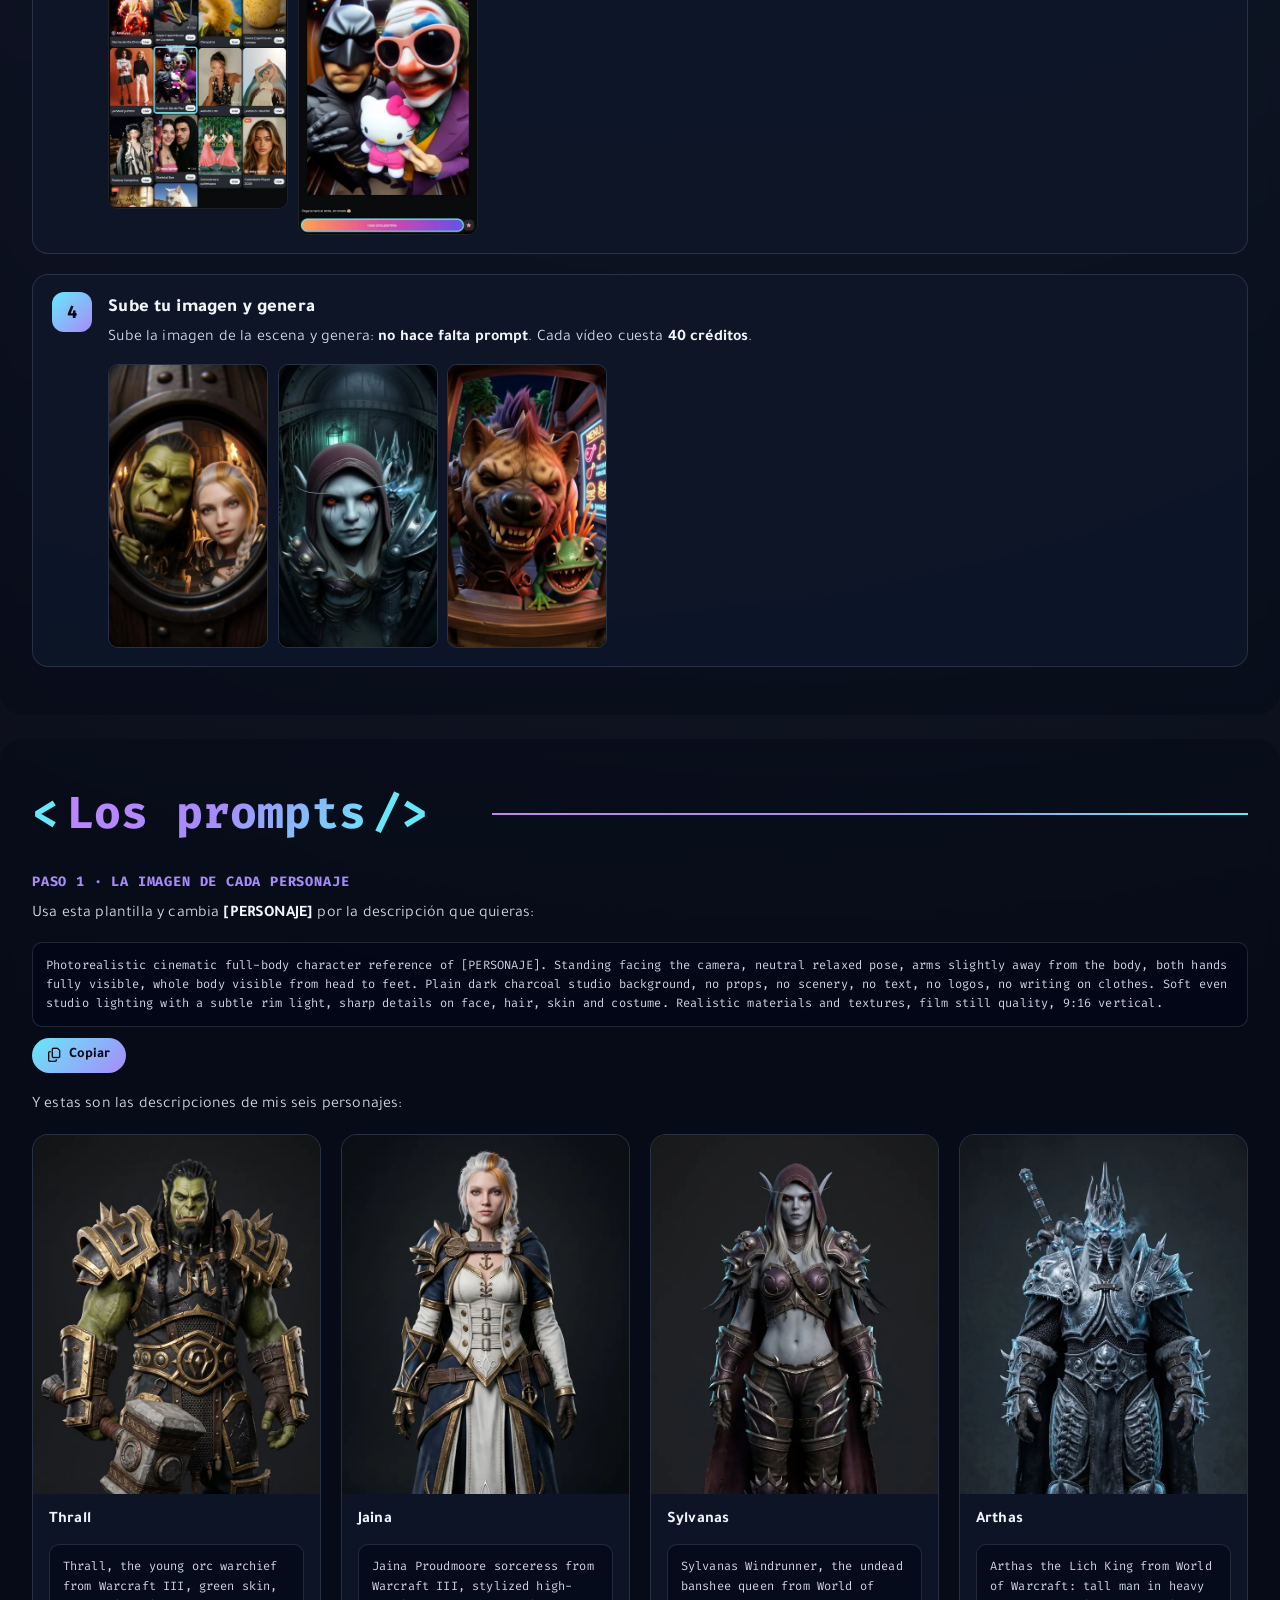
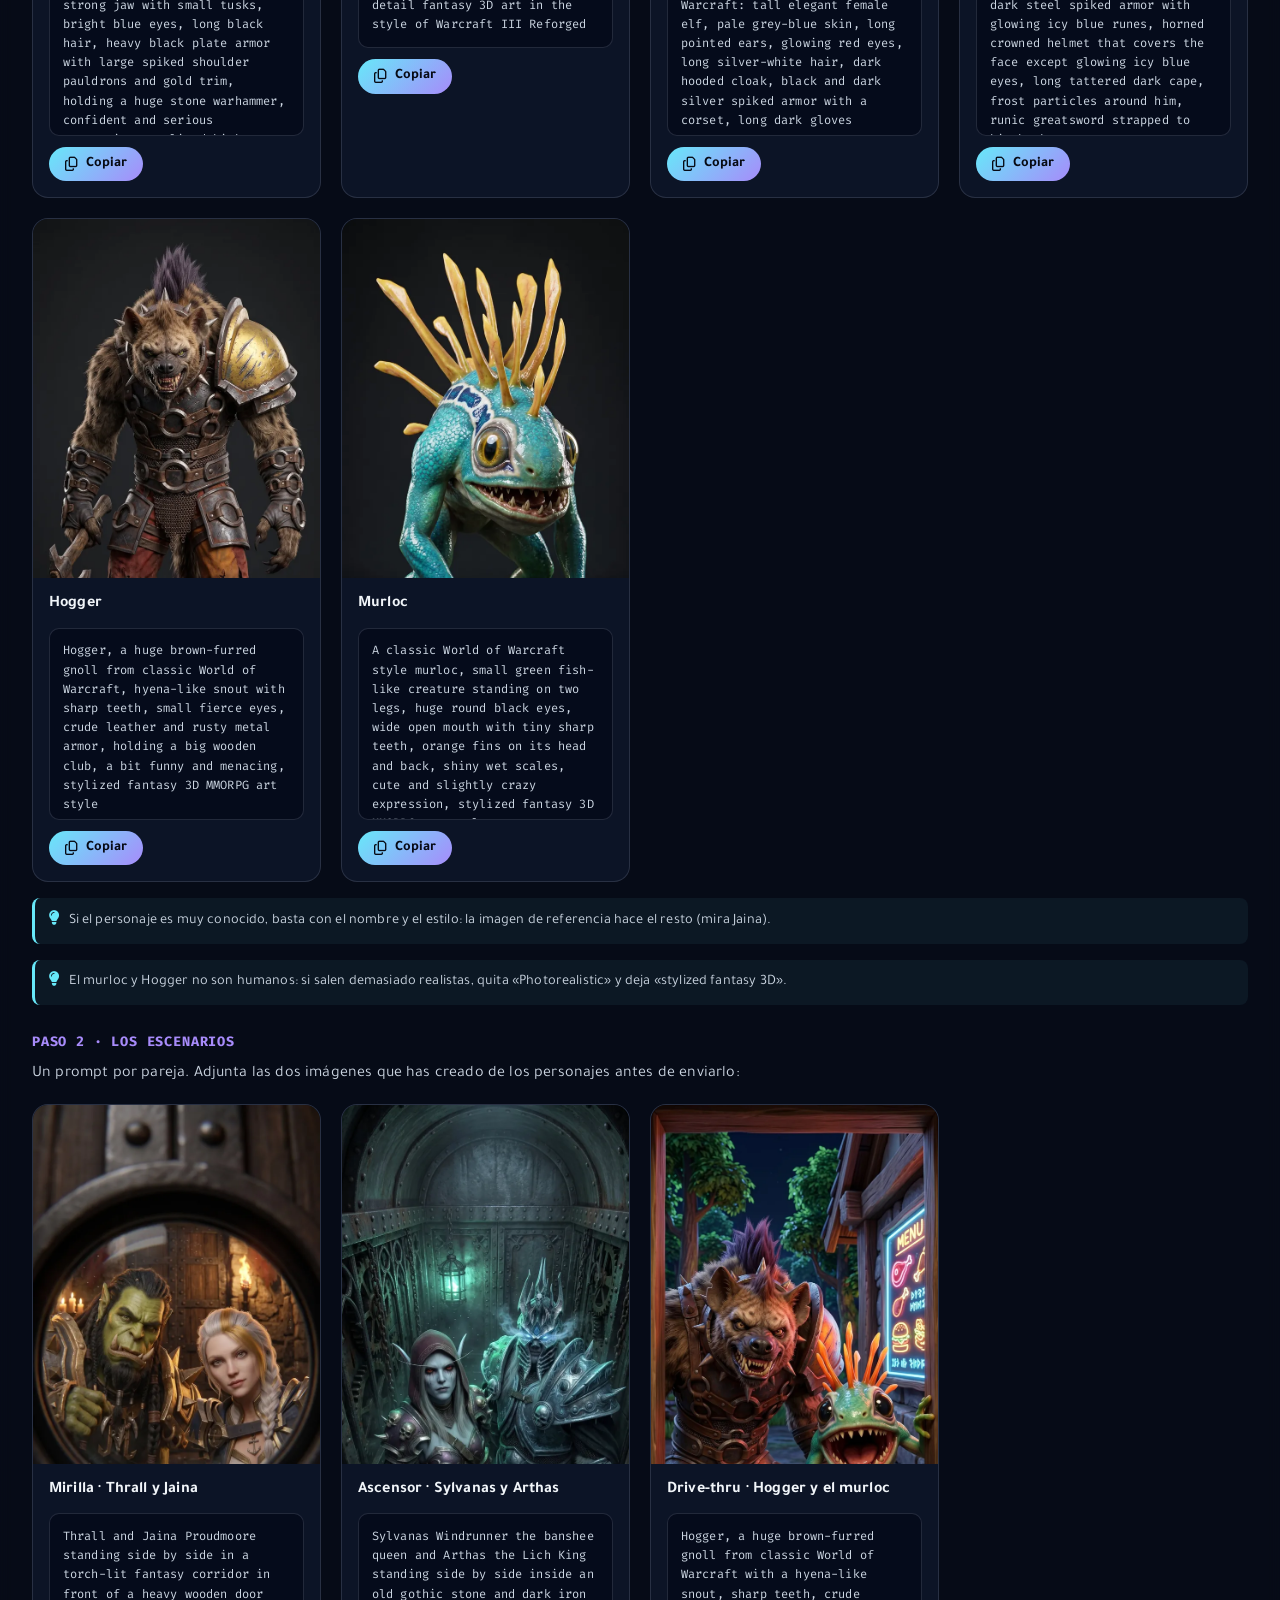
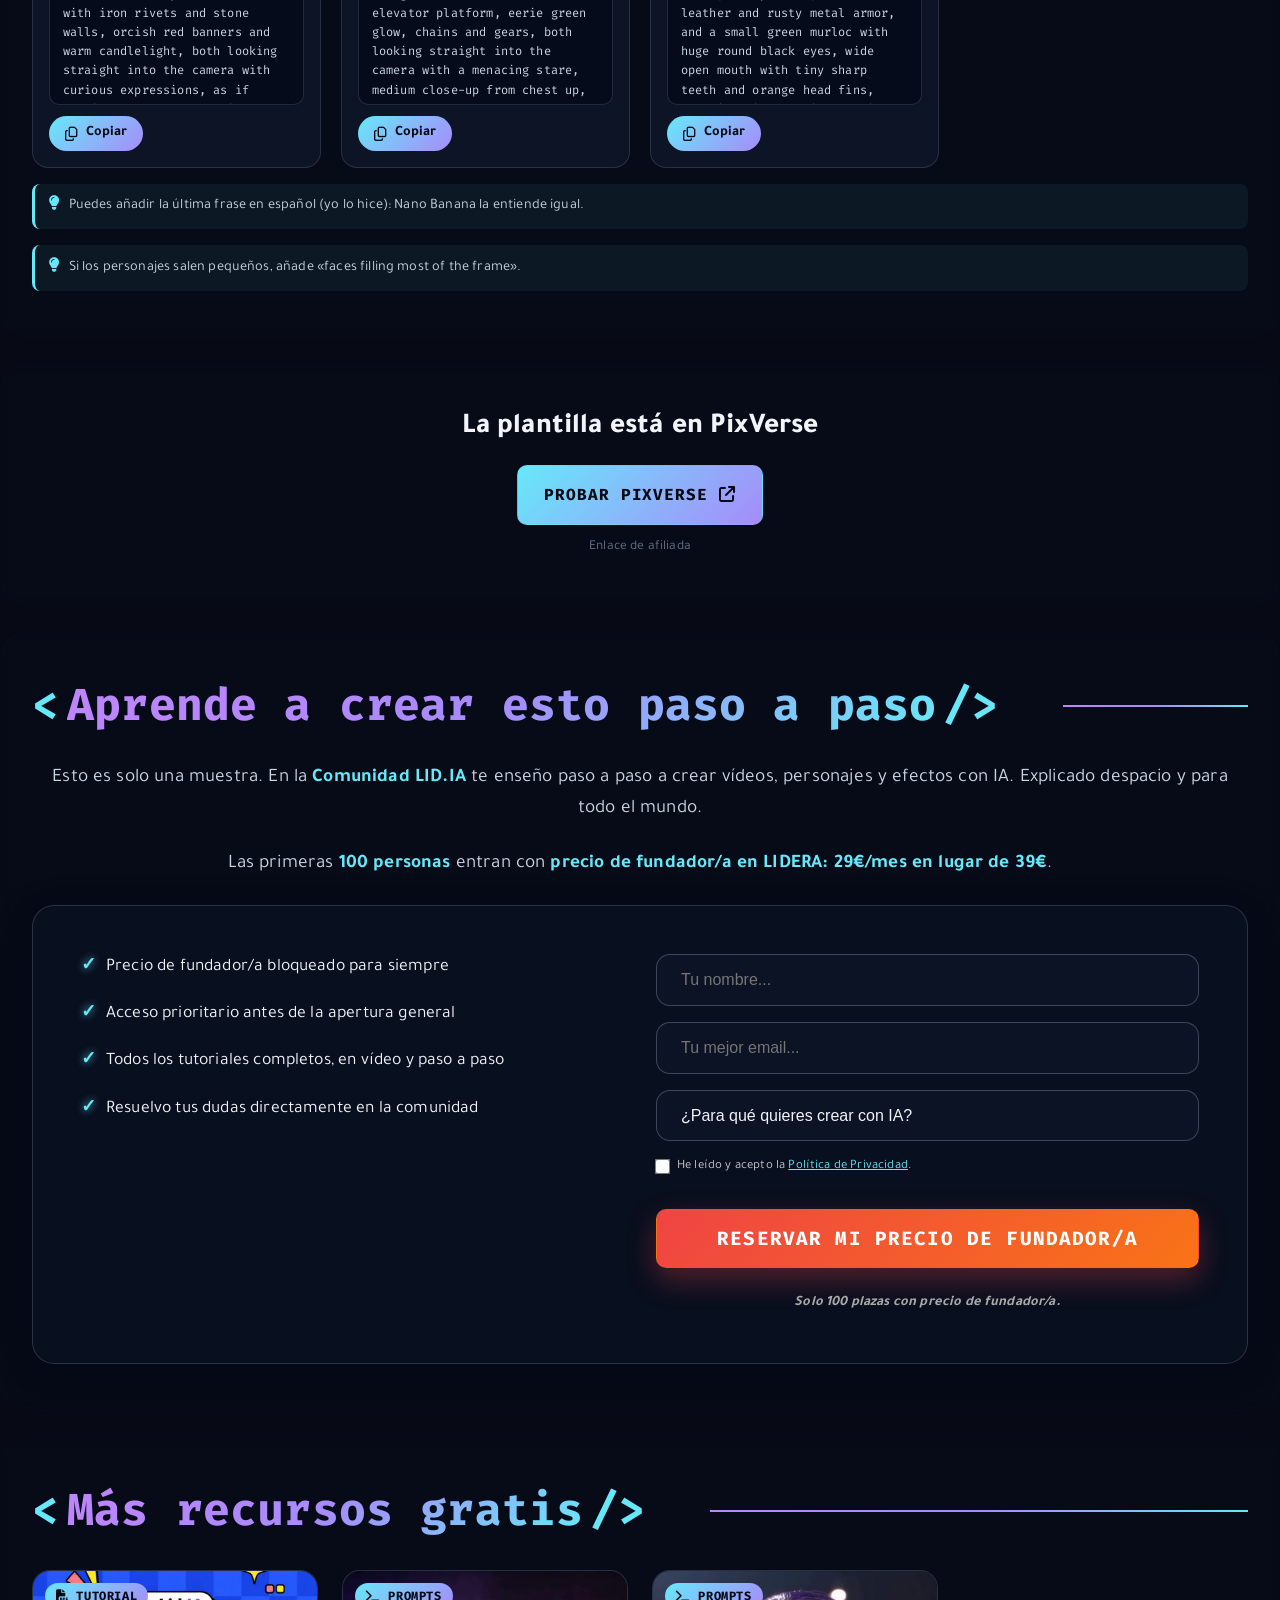
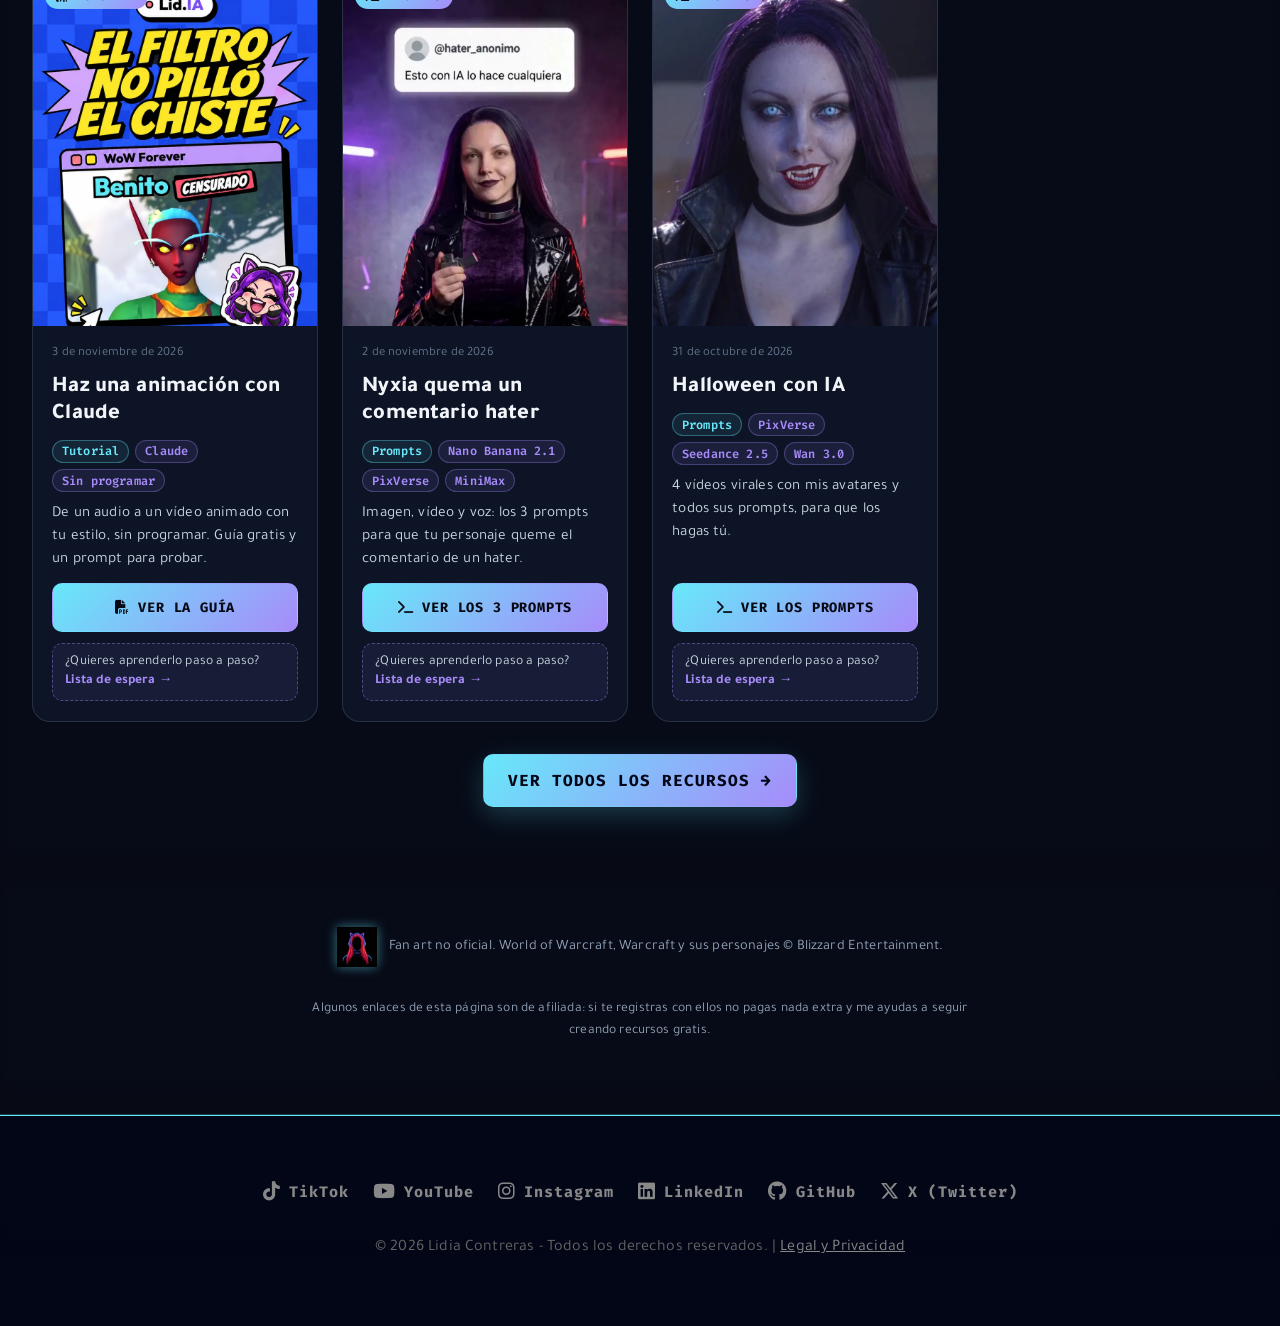
<file: recursos/wow/index.html>
<!DOCTYPE html>
<html lang="es">
<head>
    <meta charset="UTF-8">
    <meta name="viewport" content="width=device-width, initial-scale=1.0">
    <title>Personajes de WoW pegados a la cámara: tutorial gratis | Lidia Contreras - LID.IA</title>
    <meta name="description" content="Crea a tus personajes de World of Warcraft con Nano Banana 2.1 y haz que peguen la nariz a la cámara con una plantilla de PixVerse. Tutorial gratis en PDF y todos los prompts.">

    <!-- Canonical -->
    <link rel="canonical" href="https://lidiaconia.com/recursos/wow/">

    <!-- Open Graph / Redes Sociales -->
    <meta property="og:title" content="Personajes de WoW pegados a la cámara: tutorial gratis | Lidia Contreras - LID.IA">
    <meta property="og:description" content="Crea a tus personajes de World of Warcraft con Nano Banana 2.1 y haz que peguen la nariz a la cámara con una plantilla de PixVerse. Tutorial gratis en PDF y todos los prompts.">
    <meta property="og:image" content="https://lidiaconia.com/assets/recursos/wow-og.jpg">
    <meta property="og:image:width" content="1200">
    <meta property="og:image:height" content="630">
    <meta property="og:url" content="https://lidiaconia.com/recursos/wow/">
    <meta property="og:type" content="website">
    <meta property="og:locale" content="es_ES">
    <meta property="og:site_name" content="Comunidad LID.IA">

    <!-- Twitter / X Cards -->
    <meta name="twitter:card" content="summary_large_image">
    <meta name="twitter:site" content="@lidiaconia">
    <meta name="twitter:title" content="Personajes de WoW pegados a la cámara: tutorial gratis | Lidia Contreras - LID.IA">
    <meta name="twitter:description" content="Crea a tus personajes de World of Warcraft con Nano Banana 2.1 y haz que peguen la nariz a la cámara con una plantilla de PixVerse. Tutorial gratis en PDF y todos los prompts.">
    <meta name="twitter:image" content="https://lidiaconia.com/assets/recursos/wow-og.jpg">

    <!-- Robots -->
    <meta name="robots" content="index, follow">
    <meta name="author" content="Lidia Contreras">

    <!-- JSON-LD -->
    <script type="application/ld+json">
    {
      "@context": "https://schema.org",
      "@type": "HowTo",
      "name": "Personajes de WoW pegados a la cámara",
      "description": "Crea a tus personajes con Nano Banana 2.1 y haz que se acerquen hasta pegar la nariz al objetivo con una plantilla de PixVerse.",
      "image": "https://lidiaconia.com/assets/recursos/wow.webp",
      "url": "https://lidiaconia.com/recursos/wow/",
      "inLanguage": "es",
      "author": { "@type": "Person", "name": "Lidia Contreras", "url": "https://lidiaconia.com/" }
    }
    </script>

    <!-- Favicon -->
    <link rel="icon" type="image/webp" href="/assets/logo_negro_128.webp">

    <!-- Google Fonts -->
    <link rel="preconnect" href="https://fonts.googleapis.com">
    <link rel="preconnect" href="https://fonts.gstatic.com" crossorigin>
    <link href="https://fonts.googleapis.com/css2?family=Tajawal:wght@400;500;700;800;900&family=Fira+Code:wght@400;500;700&display=swap" rel="stylesheet">
    <!-- FontAwesome Icons -->
    <link rel="stylesheet" href="https://cdnjs.cloudflare.com/ajax/libs/font-awesome/6.5.2/css/all.min.css">
    <link rel="stylesheet" href="/styles.css?v=20261103a">
</head>
<body class="theme-recursos">
    <canvas id="particleCanvas"></canvas> <!-- Background -->

    <header class="sticky-header">
        <div class="header-container">
            <div class="logo">
                <a href="/index.html"><img src="/assets/logo_negro_128.webp" alt="Lidia Contreras Logo"></a>
            </div>
            <button class="hamburger" aria-label="Abrir menú" aria-expanded="false">
                <span></span>
                <span></span>
                <span></span>
            </button>
            <nav class="center-menu">
                <div class="nav-dropdown">
                    <a href="/index.html" class="nav-dropdown-trigger">Curso <span class="nav-caret">&#9662;</span></a>
                    <div class="nav-dropdown-panel">
                        <a href="/index.html#comunidad">La Comunidad</a>
                        <a href="/index.html#scroll-modulos">Los M&oacute;dulos</a>
                        <a href="/index.html#tiers">Planes y precios</a>
                        <a href="/index.html#recursos">Recursos</a>
                        <a href="/index.html#waitlist">Lista de espera</a>
                    </div>
                </div> |
                <a href="/recursos/" style="color: #67e8f9; text-shadow: 0 0 10px rgba(103, 232, 249, 0.5);">Recursos gratis</a> |
                <a href="/cv.html">CV</a> |
                <a href="/libros.html">Libros</a> |
                <a href="/musica.html">M&uacute;sica</a>
            </nav>
            <a href="#waitlist" class="btn skool-btn-nav">Comunidad LID.IA</a>
        </div>
        <nav class="mobile-menu">
            <div class="mobile-nav-group">
            <button class="mobile-nav-trigger" aria-expanded="false">Curso <span class="nav-caret">&#9662;</span></button>
            <div class="mobile-nav-submenu">
                <a href="/index.html#comunidad">La Comunidad</a>
                <a href="/index.html#scroll-modulos">Los M&oacute;dulos</a>
                <a href="/index.html#tiers">Planes y precios</a>
                <a href="/index.html#recursos">Recursos</a>
                <a href="/index.html#waitlist">Lista de espera</a>
            </div>
        </div>
            <a href="/recursos/" style="color: #67e8f9;">Recursos gratis</a>
            <a href="/cv.html">CV</a>
            <a href="/libros.html">Libros</a>
            <a href="/musica.html">M&uacute;sica</a>
            <a href="#waitlist" class="btn skool-btn-nav" style="display: block; text-align: center;">Comunidad LID.IA</a>
        </nav>
    </header>

    <main>

        <section class="rec-detail">
            <a class="rec-back" href="/recursos/">&larr; Todos los recursos gratis</a>
            <div class="rec-detail-grid rec-split">
                <div class="rec-head">
                    <span class="rec-kicker"><i class="fa-solid fa-file-pdf"></i> Tutorial gratis &middot; PDF</span>
                    <h1>Personajes de WoW pegados a la c&aacute;mara</h1>
                    <div class="rec-tags">
                        <span class="rec-tag rec-tag-tipo">Tutorial</span>
                        <span class="rec-tag">Nano Banana 2.1</span>
                        <span class="rec-tag">PixVerse</span>
                    </div>
                    <p class="rec-lead">Crea a tus personajes con Nano Banana 2.1 y haz que se acerquen hasta pegar la nariz al objetivo con una plantilla de PixVerse.</p>
                </div>
                <video class="rec-media" src="/assets/recursos/wow/wow.mp4" poster="/assets/recursos/wow/wow-poster.webp" width="720" height="1280" controls loop playsinline preload="metadata"></video>
                <div class="rec-body">
                    <div class="rec-actions">
                        <a class="btn rec-main" href="/assets/recursos/2026-11-04_tutorial_ojo-de-pez-wow.pdf?v=2" download><i class="fa-solid fa-download"></i> Descargar el tutorial (PDF)</a>
                        <a class="rec-secondary" href="#prompts">Ver los prompts &darr;</a>
                        <a class="rec-secondary" href="https://motivaiprivatelimited.sjv.io/7XyWbg?subId1=wow" target="_blank" rel="sponsored nofollow noopener">Prueba PixVerse <i class="fa-solid fa-arrow-up-right-from-square"></i></a>
                    </div>
                    <p class="rec-meta">PDF gratis &middot; 13 p&aacute;ginas &middot; 8 MB</p>
                    <a class="rec-wl" href="#waitlist"><span>&iquest;Quieres aprenderlo paso a paso, en v&iacute;deo y con mi ayuda?</span> <strong>Lista de espera &rarr;</strong></a>
                </div>
            </div>
        </section>

        <section id="pasos" class="process-section rec-hw">
            <div class="section-header">
                <h2 class="section-title">
                    <span class="title-bracket">&lt;</span>
                    <span class="title-text">C&oacute;mo se hace, en 4 pasos</span>
                    <span class="title-bracket">/&gt;</span>
                </h2>
                <div class="section-line"></div>
            </div>
            <ol class="rec-pasos">
                <li><span class="rec-paso-n">1</span><div>
                    <h3>Crea a cada personaje</h3>
                    <p>Crea la imagen de cada personaje en <strong>Google Flow con Nano Banana 2.1</strong>, adjuntando una imagen cualquiera del personaje como referencia. De cuerpo entero, de frente y con fondo liso.</p>
                    <a class="rec-secondary" href="#prompts-personajes">Ver los prompts de los personajes &darr;</a>
                </div></li>
                <li><span class="rec-paso-n">2</span><div>
                    <h3>Junta a la pareja en su escenario</h3>
                    <p>Adjunta las <strong>dos im&aacute;genes que has creado</strong> y escribe el prompt de la escena: los dos mirando a c&aacute;mara y cerca del objetivo.</p>
                    <a class="rec-secondary" href="#prompts-escenarios">Ver los prompts de los escenarios &darr;</a>
                </div></li>
                <li><span class="rec-paso-n">3</span><div>
                    <h3>Busca la plantilla en PixVerse</h3>
                    <p>App de PixVerse &rarr; <strong>Plantilla</strong> &rarr; <strong>Tendencias</strong> &rarr; <strong>&laquo;Huele el Ojo de Pez&raquo;</strong> &rarr; <strong>Usar esta plantilla</strong>.</p>
                    <p class="rec-refnote"><i class="fa-solid fa-lightbulb"></i> Las plantillas cambian de sitio según las tendencias. Si no la ves, búscala con la <strong>lupa</strong> por su nombre.</p>
                    <div class="rec-strip rec-strip-app"><a href="/assets/recursos/wow/pv_galeria-v2.webp" target="_blank" rel="noopener"><img src="/assets/recursos/wow/pv_galeria-v2.webp" loading="lazy" alt="Pestaña Tendencias de la app de PixVerse"></a><a href="/assets/recursos/wow/pv_plantilla.webp" target="_blank" rel="noopener"><img src="/assets/recursos/wow/pv_plantilla.webp" loading="lazy" alt="Plantilla Huele el Ojo de Pez y botón Usar esta plantilla"></a></div>
                </div></li>
                <li><span class="rec-paso-n">4</span><div>
                    <h3>Sube tu imagen y genera</h3>
                    <p>Sube la imagen de la escena y genera: <strong>no hace falta prompt</strong>. Cada v&iacute;deo cuesta <strong>40 cr&eacute;ditos</strong>.</p>
                    <div class="rec-strip"><a href="/assets/recursos/wow/fin_thrall.webp" target="_blank" rel="noopener"><img src="/assets/recursos/wow/fin_thrall.webp" loading="lazy" alt="Resultado: Thrall y Jaina"></a><a href="/assets/recursos/wow/fin_sylvanas.webp" target="_blank" rel="noopener"><img src="/assets/recursos/wow/fin_sylvanas.webp" loading="lazy" alt="Resultado: Sylvanas y Arthas"></a><a href="/assets/recursos/wow/fin_murloc.webp" target="_blank" rel="noopener"><img src="/assets/recursos/wow/fin_murloc.webp" loading="lazy" alt="Resultado: Hogger y el murloc"></a></div>
                </div></li>
            </ol>
        </section>

        <section id="prompts" class="process-section rec-hw">
            <div class="section-header">
                <h2 class="section-title">
                    <span class="title-bracket">&lt;</span>
                    <span class="title-text">Los prompts</span>
                    <span class="title-bracket">/&gt;</span>
                </h2>
                <div class="section-line"></div>
            </div>
            <h3 class="rec-sub" id="prompts-personajes">Paso 1 &middot; La imagen de cada personaje</h3>
            <p class="rec-intro">Usa esta plantilla y cambia <strong>[PERSONAJE]</strong> por la descripción que quieras:</p>
            <div class="rec-code"><pre>Photorealistic cinematic full-body character reference of [PERSONAJE]. Standing facing the camera, neutral relaxed pose, arms slightly away from the body, both hands fully visible, whole body visible from head to feet. Plain dark charcoal studio background, no props, no scenery, no text, no logos, no writing on clothes. Soft even studio lighting with a subtle rim light, sharp details on face, hair, skin and costume. Realistic materials and textures, film still quality, 9:16 vertical.</pre><button type="button" class="rec-copy"><i class="fa-regular fa-copy"></i> <span>Copiar</span></button></div>
            <p class="rec-intro">Y estas son las descripciones de mis seis personajes:</p>
            <div class="rec-gallery">
                <figure class="rec-shotcard">
                    <a href="/assets/recursos/wow/ref_thrall.webp" target="_blank" rel="noopener"><img src="/assets/recursos/wow/ref_thrall.webp" width="670" height="1200" loading="lazy" alt="Thrall"></a>
                    <figcaption><strong>Thrall</strong>
                    <div class="rec-code"><pre>Thrall, the young orc warchief from Warcraft III, green skin, strong jaw with small tusks, bright blue eyes, long black hair, heavy black plate armor with large spiked shoulder pauldrons and gold trim, holding a huge stone warhammer, confident and serious expression, stylized high-detail fantasy 3D art in the style of Warcraft III Reforged</pre><button type="button" class="rec-copy"><i class="fa-regular fa-copy"></i> <span>Copiar</span></button></div></figcaption>
                </figure>
                <figure class="rec-shotcard">
                    <a href="/assets/recursos/wow/ref_jaina.webp" target="_blank" rel="noopener"><img src="/assets/recursos/wow/ref_jaina.webp" width="670" height="1200" loading="lazy" alt="Jaina"></a>
                    <figcaption><strong>Jaina</strong>
                    <div class="rec-code"><pre>Jaina Proudmoore sorceress from Warcraft III, stylized high-detail fantasy 3D art in the style of Warcraft III Reforged</pre><button type="button" class="rec-copy"><i class="fa-regular fa-copy"></i> <span>Copiar</span></button></div></figcaption>
                </figure>
                <figure class="rec-shotcard">
                    <a href="/assets/recursos/wow/ref_sylvanas.webp" target="_blank" rel="noopener"><img src="/assets/recursos/wow/ref_sylvanas.webp" width="670" height="1200" loading="lazy" alt="Sylvanas"></a>
                    <figcaption><strong>Sylvanas</strong>
                    <div class="rec-code"><pre>Sylvanas Windrunner, the undead banshee queen from World of Warcraft: tall elegant female elf, pale grey-blue skin, long pointed ears, glowing red eyes, long silver-white hair, dark hooded cloak, black and dark silver spiked armor with a corset, long dark gloves</pre><button type="button" class="rec-copy"><i class="fa-regular fa-copy"></i> <span>Copiar</span></button></div></figcaption>
                </figure>
                <figure class="rec-shotcard">
                    <a href="/assets/recursos/wow/ref_arthas.webp" target="_blank" rel="noopener"><img src="/assets/recursos/wow/ref_arthas.webp" width="670" height="1200" loading="lazy" alt="Arthas"></a>
                    <figcaption><strong>Arthas</strong>
                    <div class="rec-code"><pre>Arthas the Lich King from World of Warcraft: tall man in heavy dark steel spiked armor with glowing icy blue runes, horned crowned helmet that covers the face except glowing icy blue eyes, long tattered dark cape, frost particles around him, runic greatsword strapped to his back</pre><button type="button" class="rec-copy"><i class="fa-regular fa-copy"></i> <span>Copiar</span></button></div></figcaption>
                </figure>
                <figure class="rec-shotcard">
                    <a href="/assets/recursos/wow/ref_hogger.webp" target="_blank" rel="noopener"><img src="/assets/recursos/wow/ref_hogger.webp" width="670" height="1200" loading="lazy" alt="Hogger"></a>
                    <figcaption><strong>Hogger</strong>
                    <div class="rec-code"><pre>Hogger, a huge brown-furred gnoll from classic World of Warcraft, hyena-like snout with sharp teeth, small fierce eyes, crude leather and rusty metal armor, holding a big wooden club, a bit funny and menacing, stylized fantasy 3D MMORPG art style</pre><button type="button" class="rec-copy"><i class="fa-regular fa-copy"></i> <span>Copiar</span></button></div></figcaption>
                </figure>
                <figure class="rec-shotcard">
                    <a href="/assets/recursos/wow/ref_murloc.webp" target="_blank" rel="noopener"><img src="/assets/recursos/wow/ref_murloc.webp" width="670" height="1200" loading="lazy" alt="Murloc"></a>
                    <figcaption><strong>Murloc</strong>
                    <div class="rec-code"><pre>A classic World of Warcraft style murloc, small green fish-like creature standing on two legs, huge round black eyes, wide open mouth with tiny sharp teeth, orange fins on its head and back, shiny wet scales, cute and slightly crazy expression, stylized fantasy 3D MMORPG art style</pre><button type="button" class="rec-copy"><i class="fa-regular fa-copy"></i> <span>Copiar</span></button></div></figcaption>
                </figure>
            </div>
            <p class="rec-refnote"><i class="fa-solid fa-lightbulb"></i> Si el personaje es muy conocido, basta con el nombre y el estilo: la imagen de referencia hace el resto (mira Jaina).</p>
            <p class="rec-refnote"><i class="fa-solid fa-lightbulb"></i> El murloc y Hogger no son humanos: si salen demasiado realistas, quita «Photorealistic» y deja «stylized fantasy 3D».</p>

            <h3 class="rec-sub" id="prompts-escenarios">Paso 2 &middot; Los escenarios</h3>
            <p class="rec-intro">Un prompt por pareja. Adjunta las dos imágenes que has creado de los personajes antes de enviarlo:</p>
            <div class="rec-gallery">
                <figure class="rec-shotcard">
                    <a href="/assets/recursos/wow/esc_puerta.webp" target="_blank" rel="noopener"><img src="/assets/recursos/wow/esc_puerta.webp" width="670" height="1200" loading="lazy" alt="Mirilla · Thrall y Jaina"></a>
                    <figcaption><strong>Mirilla · Thrall y Jaina</strong>
                    <div class="rec-code"><pre>Thrall and Jaina Proudmoore standing side by side in a torch-lit fantasy corridor in front of a heavy wooden door with iron rivets and stone walls, orcish red banners and warm candlelight, both looking straight into the camera with curious expressions, as if peeking at someone, medium close-up from chest up, faces close to the lens, stylized high-detail fantasy 3D art in the style of Warcraft III Reforged, cinematic lighting, no text, no logos. Seen through the peephole of the door.</pre><button type="button" class="rec-copy"><i class="fa-regular fa-copy"></i> <span>Copiar</span></button></div></figcaption>
                </figure>
                <figure class="rec-shotcard">
                    <a href="/assets/recursos/wow/esc_ascensor.webp" target="_blank" rel="noopener"><img src="/assets/recursos/wow/esc_ascensor.webp" width="670" height="1200" loading="lazy" alt="Ascensor · Sylvanas y Arthas"></a>
                    <figcaption><strong>Ascensor · Sylvanas y Arthas</strong>
                    <div class="rec-code"><pre>Sylvanas Windrunner the banshee queen and Arthas the Lich King standing side by side inside an old gothic stone and dark iron elevator platform, eerie green glow, chains and gears, both looking straight into the camera with a menacing stare, medium close-up from chest up, faces close to the lens, stylized high-detail fantasy 3D art, cinematic lighting, no text, no logos. The elevator is closed, with walls and ceiling. View from a camera mounted high on the wall.</pre><button type="button" class="rec-copy"><i class="fa-regular fa-copy"></i> <span>Copiar</span></button></div></figcaption>
                </figure>
                <figure class="rec-shotcard">
                    <a href="/assets/recursos/wow/esc_drive.webp" target="_blank" rel="noopener"><img src="/assets/recursos/wow/esc_drive.webp" width="670" height="1200" loading="lazy" alt="Drive-thru · Hogger y el murloc"></a>
                    <figcaption><strong>Drive-thru · Hogger y el murloc</strong>
                    <div class="rec-code"><pre>Hogger, a huge brown-furred gnoll from classic World of Warcraft with a hyena-like snout, sharp teeth, crude leather and rusty metal armor, and a small green murloc with huge round black eyes, wide open mouth with tiny sharp teeth and orange head fins, standing side by side outside a fast food drive-thru window at night, glowing neon menu board, tall green fantasy trees in the background, both looking straight into the camera with funny hungry expressions, leaning toward the lens, medium close-up from chest up, faces close to the lens, stylized fantasy 3D MMORPG art, no text, no logos</pre><button type="button" class="rec-copy"><i class="fa-regular fa-copy"></i> <span>Copiar</span></button></div></figcaption>
                </figure>
            </div>
            <p class="rec-refnote"><i class="fa-solid fa-lightbulb"></i> Puedes añadir la última frase en español (yo lo hice): Nano Banana la entiende igual.</p>
            <p class="rec-refnote"><i class="fa-solid fa-lightbulb"></i> Si los personajes salen pequeños, añade «faces filling most of the frame».</p>
        </section>

        <section class="process-section rec-pixverse">
            <h2>La plantilla est&aacute; en PixVerse</h2>
            <a class="btn rec-main" href="https://motivaiprivatelimited.sjv.io/7XyWbg?subId1=wow" target="_blank" rel="sponsored nofollow noopener">Probar PixVerse <i class="fa-solid fa-arrow-up-right-from-square"></i></a>
            <p class="rec-meta">Enlace de afiliada</p>
        </section>
        <!-- LISTA DE ESPERA -->
        <section id="waitlist" class="waitlist-section" style="scroll-margin-top: 80px;">
            <div class="section-header">
                <h2 class="section-title">
                    <span class="title-bracket">&lt;</span>
                    <span class="title-text">Aprende a crear esto paso a paso</span>
                    <span class="title-bracket">/&gt;</span>
                </h2>
                <div class="section-line"></div>
            </div>
            <p class="subtitle inter text-center waitlist-subtitle">Esto es solo una muestra. En la <strong style="color: var(--page-primary);">Comunidad LID.IA</strong> te ense&ntilde;o paso a paso a crear v&iacute;deos, personajes y efectos con IA. Explicado despacio y para todo el mundo.</p>
            <p class="subtitle inter text-center waitlist-subtitle">Las primeras <strong style="color: var(--page-primary);">100 personas</strong> entran con <strong style="color: var(--page-primary);">precio de fundador/a en LIDERA: 29&euro;/mes en lugar de 39&euro;</strong>.</p>

            <div class="waitlist-container" data-shape-mask>
                <div class="waitlist-benefits">
                    <ul>
                        <li>Precio de fundador/a bloqueado para siempre</li>
                        <li>Acceso prioritario antes de la apertura general</li>
                        <li>Todos los tutoriales completos, en v&iacute;deo y paso a paso</li>
                        <li>Resuelvo tus dudas directamente en la comunidad</li>
                    </ul>
                </div>

                <div class="waitlist-form-wrapper">
                    <form id="waitlistForm" class="waitlist-form" action="https://formspree.io/f/mwvwblkv" method="POST">
                        <input type="hidden" name="origen" value="recurso-wow">
                        <div class="input-group">
                            <input type="text" id="waitlistName" name="nombre" placeholder="Tu nombre..." required class="neon-input">
                        </div>
                        <div class="input-group">
                            <input type="email" id="waitlistEmail" name="email" placeholder="Tu mejor email..." required class="neon-input">
                        </div>
                        <div class="input-group">
                            <select id="waitlistReason" name="motivo" required class="neon-input" style="appearance: none; cursor: pointer;">
                                <option value="" disabled selected>&iquest;Para qu&eacute; quieres crear con IA?</option>
                                <option value="Marca Personal">Crear mi Marca Personal</option>
                                <option value="Vender Servicios">Vender a Clientes/Empresas</option>
                                <option value="Docencia">Material Educativo / Alumnos</option>
                                <option value="Hobby">Hobby y Curiosidad</option>
                            </select>
                            <div class="legal-checkbox" style="display: flex; align-items: flex-start; gap: 0.5rem; text-align: left; font-size: 0.8rem; color: #ccc; margin-top: 1rem;">
                                <input type="checkbox" id="privacy" required style="margin-top: 0.2rem; transform: scale(1.2); accent-color: var(--blue);">
                                <label for="privacy">He le&iacute;do y acepto la <a href="/legal.html" target="_blank" rel="noopener noreferrer" style="color: var(--blue);">Pol&iacute;tica de Privacidad</a>.</label>
                            </div>
                        </div>
                        <button type="submit" class="btn danger-btn submit-btn" style="margin-top: 1rem;">RESERVAR MI PRECIO DE FUNDADOR/A</button>
                    </form>

                    <div id="waitlistSuccess" class="success-message" style="display: none;">
                        &iexcl;Est&aacute;s dentro! Te escribiremos en cuanto abramos plazas &mdash; revisa tu bandeja de entrada.
                    </div>
                    <div id="waitlistError" class="error-message" style="display: none;">
                        Por favor, escribe un email v&aacute;lido.
                    </div>

                    <div class="urgency-counter" style="color: #aaa; font-size: 0.9rem;">
                        <i>Solo 100 plazas con precio de fundador/a.</i>
                    </div>
                </div>
            </div>
        </section>

        <!-- MÁS RECURSOS -->
        <section class="process-section">
            <div class="section-header">
                <h2 class="section-title">
                    <span class="title-bracket">&lt;</span>
                    <span class="title-text">M&aacute;s recursos gratis</span>
                    <span class="title-bracket">/&gt;</span>
                </h2>
                <div class="section-line"></div>
            </div>
            <div class="rec-grid" data-recursos="3" data-excluir="wow"></div>
            <p class="rec-more"><a href="/recursos/" class="btn primary-btn">Ver todos los recursos &rarr;</a></p>
        </section>

        <section class="process-section">
            <p class="rec-credits"><img src="/assets/logo_negro_128.webp" width="40" height="40" alt="Lid.IA"> Fan art no oficial. World of Warcraft, Warcraft y sus personajes &copy; Blizzard Entertainment.</p>
            <p class="inter text-center tools-disclosure">Algunos enlaces de esta p&aacute;gina son de afiliada: si te registras con ellos no pagas nada extra y me ayudas a seguir creando recursos gratis.</p>
        </section>
    </main>

    <footer class="text-center" style="padding: 4rem 2rem; display: flex; flex-direction: column; align-items: center; gap: 2rem;">
        <div class="footer-socials" style="display: flex; gap: 1.5rem; flex-wrap: wrap; justify-content: center;">
            <a href="https://www.tiktok.com/@lidiaconia" target="_blank" rel="noopener noreferrer" class="footer-link tiktok"><i class="fa-brands fa-tiktok"></i> TikTok</a>
            <a href="https://www.youtube.com/@lidiaconia" target="_blank" rel="noopener noreferrer" class="footer-link youtube"><i class="fa-brands fa-youtube"></i> YouTube</a>
            <a href="https://www.instagram.com/lidia.conia" target="_blank" rel="noopener noreferrer" class="footer-link instagram"><i class="fa-brands fa-instagram"></i> Instagram</a>
            <a href="https://www.linkedin.com/in/lidiaconia" target="_blank" rel="noopener noreferrer" class="footer-link linkedin"><i class="fa-brands fa-linkedin"></i> LinkedIn</a>
            <a href="https://github.com/liconoc" target="_blank" rel="noopener noreferrer" class="footer-link github"><i class="fa-brands fa-github"></i> GitHub</a>
            <a href="https://x.com/lidiaconia" target="_blank" rel="noopener noreferrer" class="footer-link twitter"><i class="fa-brands fa-x-twitter"></i> X (Twitter)</a>
        </div>
        <p class="inter" style="color: #666;">&copy; 2026 Lidia Contreras - Todos los derechos reservados. | <a href="/legal.html" style="color: #888;">Legal y Privacidad</a></p>
    </footer>

    <script src="/script.js?v=20261030a"></script>
    <script src="/recursos.js?v=20261103a"></script>
    <!-- Cloudflare Web Analytics --><script type='module' src='https://static.cloudflareinsights.com/beacon.min.js' data-cf-beacon='{"token": "f8934614dd854373b2e4546ebebf8414"}'></script><!-- End Cloudflare Web Analytics -->
</body>
</html>
</file>
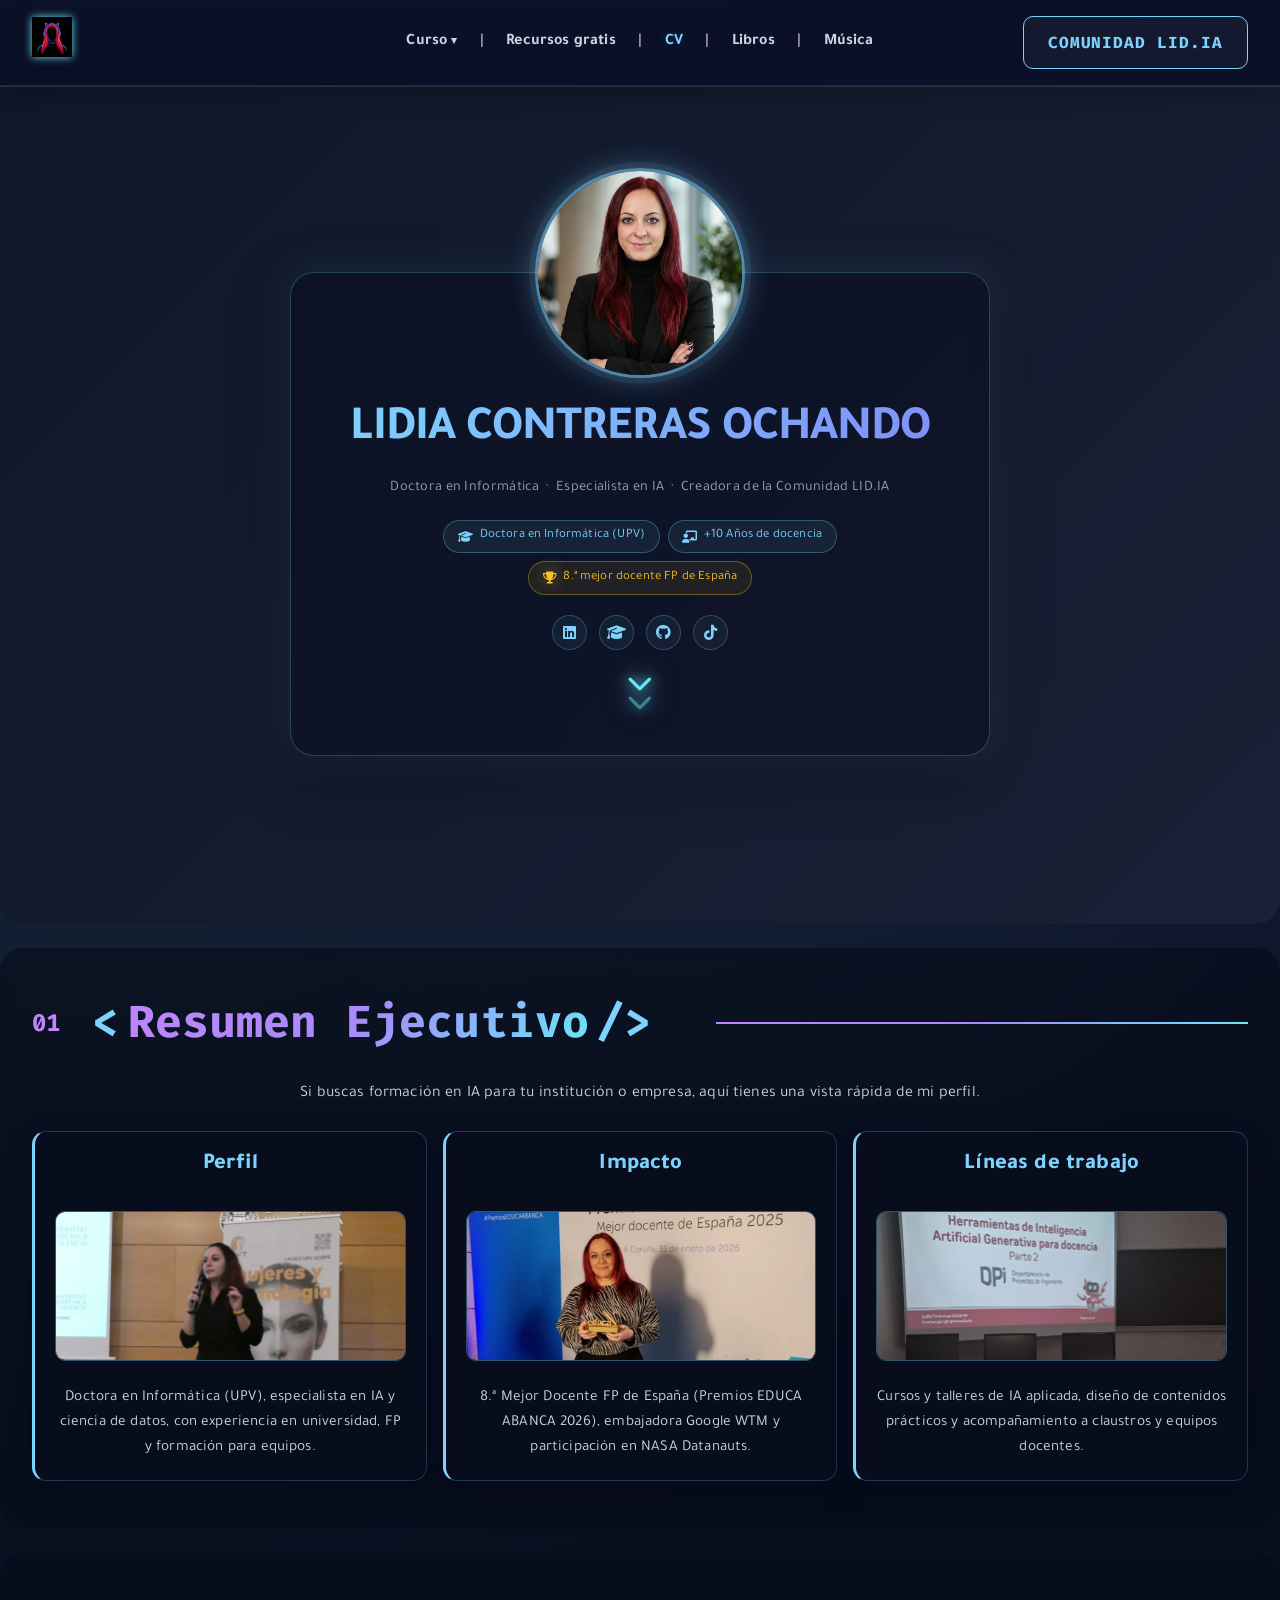
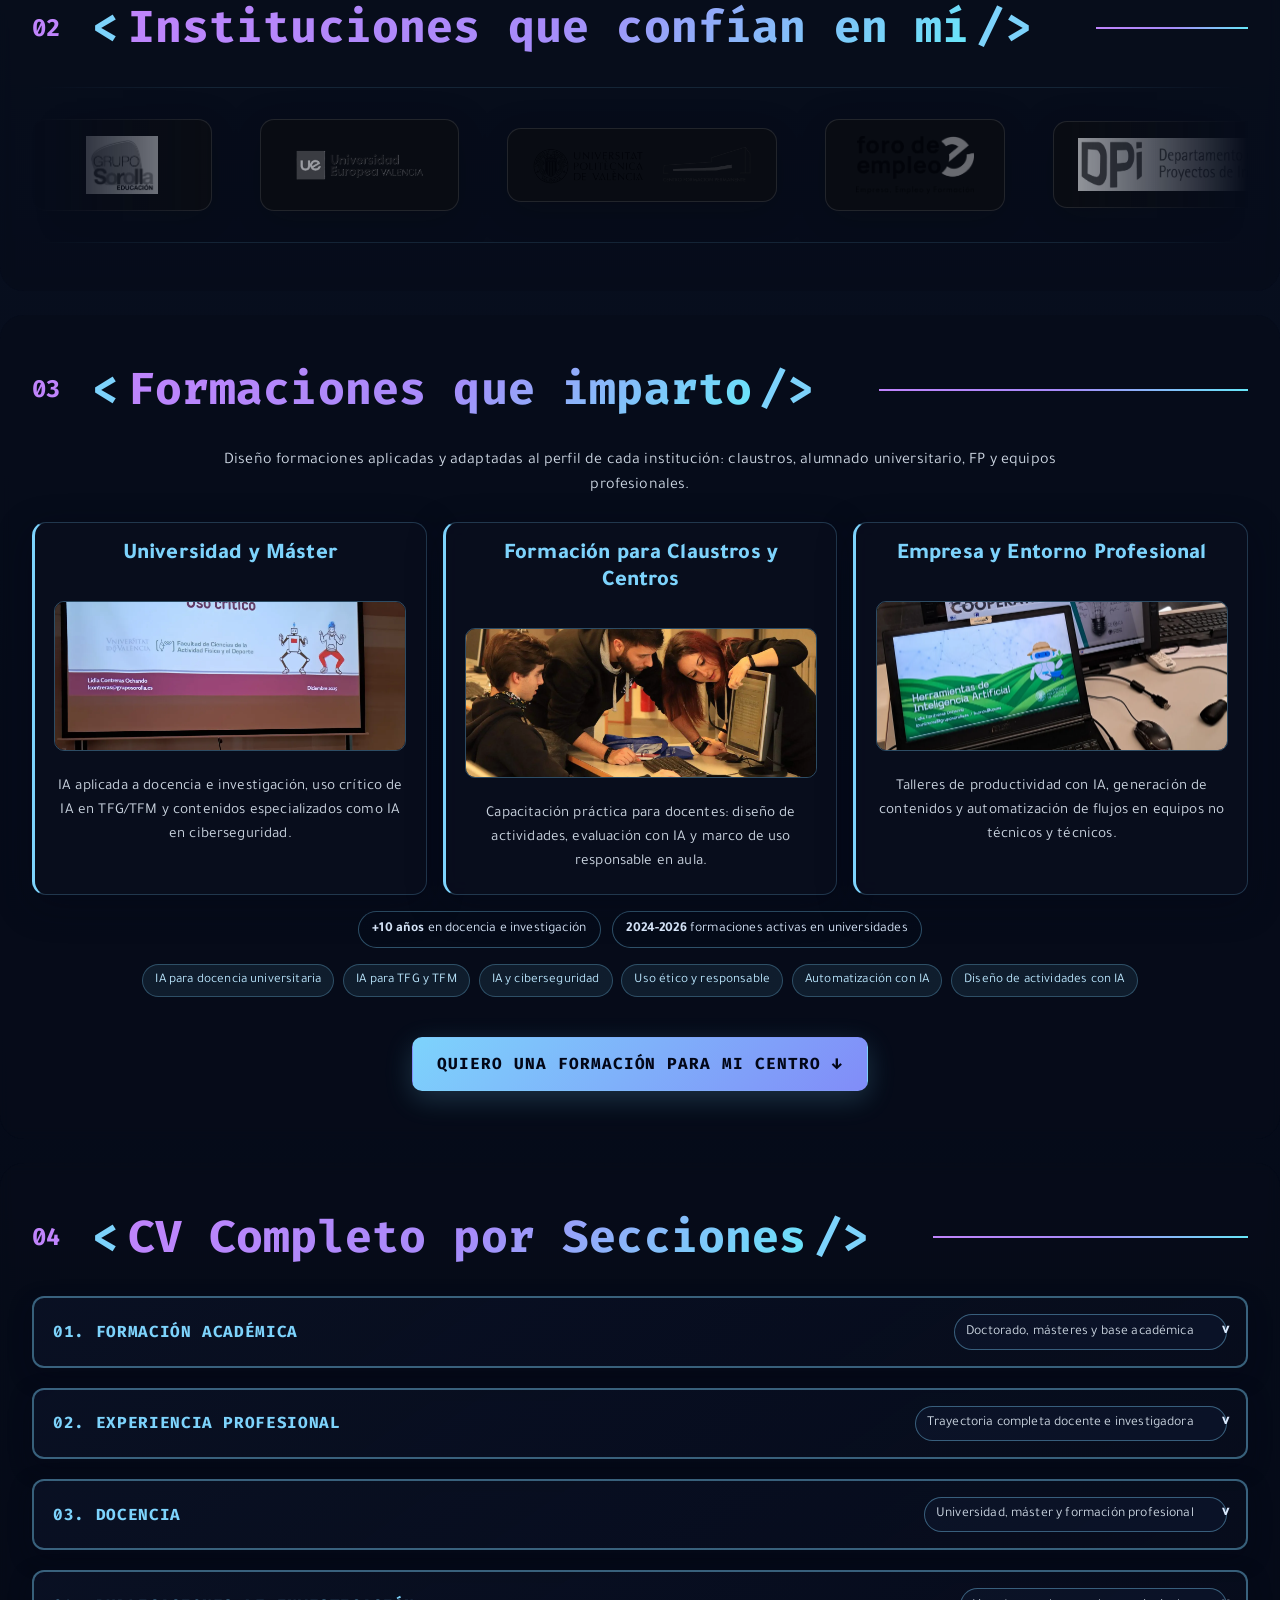
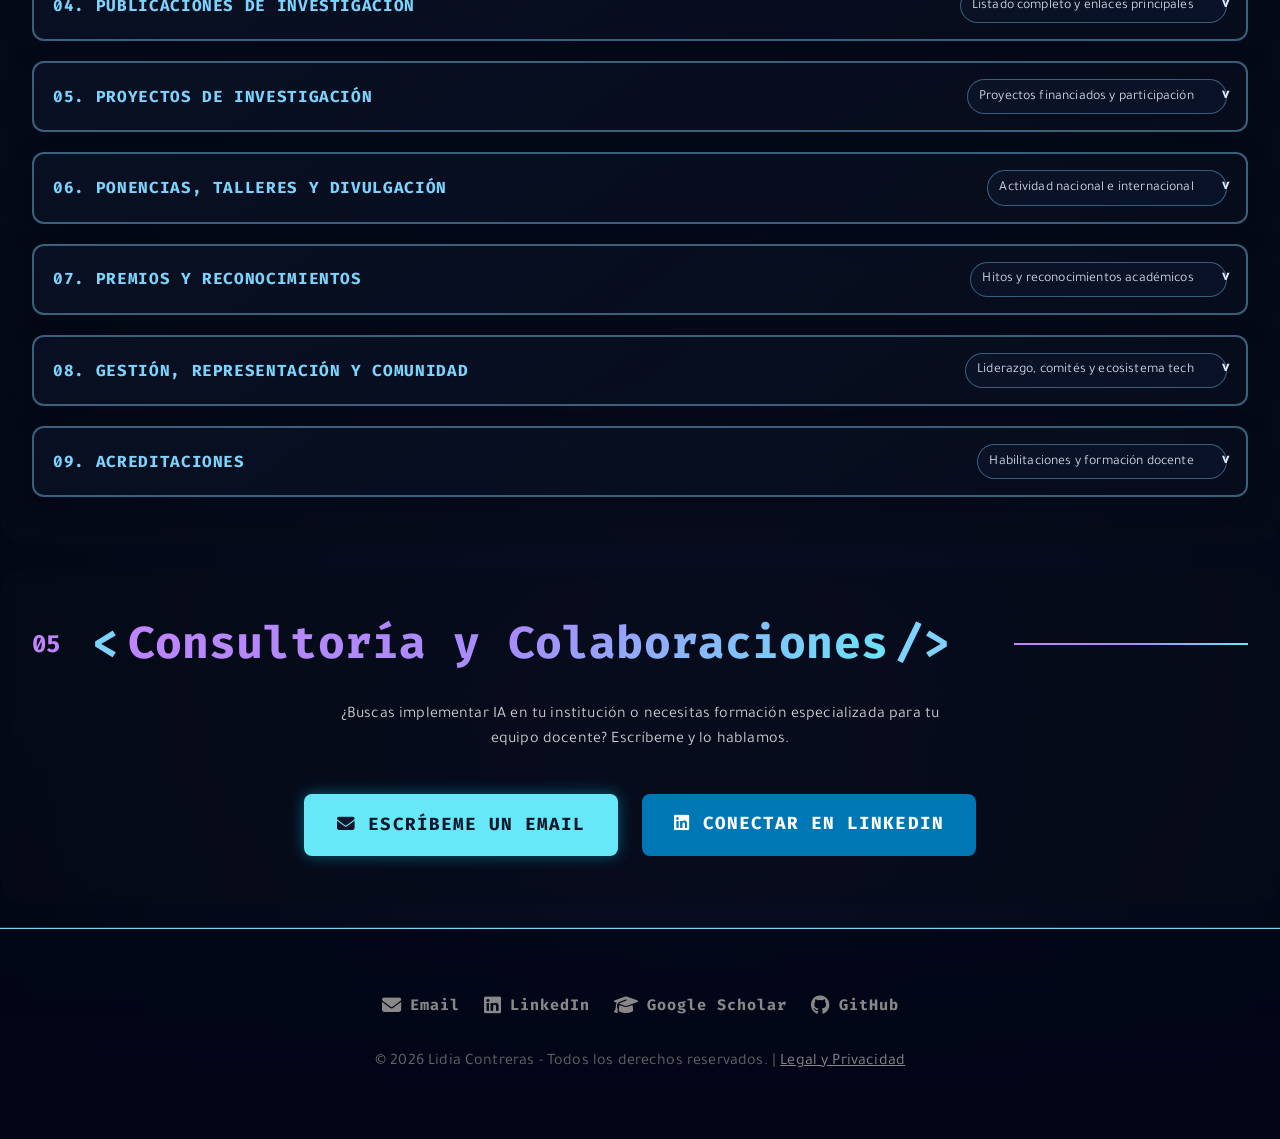
<file: cv.html>
<!DOCTYPE html>
<html lang="es">

<head>
    <meta charset="UTF-8">
    <meta name="viewport" content="width=device-width, initial-scale=1.0">
    <title>Lidia Contreras Ochando | Doctora en Inform&aacute;tica &amp; IA</title>
    <meta name="description"
        content="Curriculum vitae de Lidia Contreras Ochando. Doctora en Inform&aacute;tica por la UPV, especialista en IA con m&aacute;s de 10 a&ntilde;os de docencia universitaria.">

    <!-- Canonical -->
    <link rel="canonical" href="https://lidiaconia.com/cv.html">

    <!-- Open Graph / Redes Sociales -->
    <meta property="og:title" content="CV Lidia Contreras Ochando | Doctora en Inform&aacute;tica e IA">
    <meta property="og:description"
        content="Doctora en Inform&aacute;tica (UPV), investigadora post-doctoral y docente con m&aacute;s de 10 a&ntilde;os de experiencia en universidades y ciclos formativos.">
    <meta property="og:image" content="https://lidiaconia.com/assets/lidiaconia.webp">
    <meta property="og:url" content="https://lidiaconia.com/cv.html">
    <meta property="og:type" content="profile">
    <meta property="og:locale" content="es_ES">
    <meta property="og:site_name" content="Comunidad LID.IA">

    <!-- Twitter / X Cards -->
    <meta name="twitter:card" content="summary_large_image">
    <meta name="twitter:site" content="@lidiaconia">
    <meta name="twitter:creator" content="@lidiaconia">
    <meta name="twitter:title" content="CV Lidia Contreras Ochando | Doctora en Inform&aacute;tica e IA">
    <meta name="twitter:description" content="Doctora en Inform&aacute;tica (UPV), investigadora post-doctoral y docente con m&aacute;s de 10 a&ntilde;os de experiencia en universidades y ciclos formativos.">
    <meta name="twitter:image" content="https://lidiaconia.com/assets/lidiaconia.webp">

    <!-- Robots -->
    <meta name="robots" content="index, follow">
    <meta name="author" content="Lidia Contreras">

    <!-- JSON-LD: Persona (CV) -->
    <script type="application/ld+json">
    {
      "@context": "https://schema.org",
      "@type": "Person",
      "name": "Lidia Contreras Ochando",
      "alternateName": ["LidiaConIA", "Lid.IA", "lidiaconia"],
      "jobTitle": "Doctora en Informática · Especialista en IA · Docente",
      "description": "Doctora en Informática por la UPV, especialista en IA y ciencia de datos. 8.ª mejor docente FP de España (Premios EDUCA ABANCA 2026). Más de 10 años de experiencia en universidades, FP y formación para empresas.",
      "url": "https://lidiaconia.com/cv.html",
      "email": "info@lidiaconia.com",
      "alumniOf": {
        "@type": "CollegeOrUniversity",
        "name": "Universitat Politècnica de València",
        "alternateName": "UPV"
      },
      "award": "8.ª Mejor Docente FP de España – Premios EDUCA ABANCA 2026",
      "sameAs": [
        "https://www.tiktok.com/@lidiaconia",
        "https://www.youtube.com/@lidiaconia",
        "https://www.linkedin.com/in/lidiaconia",
        "https://x.com/lidiaconia",
        "https://github.com/liconoc",
        "https://scholar.google.es/citations?user=xzZSNt4AAAAJ&hl=es"
      ]
    }
    </script>

    <!-- Favicon -->
    <link rel="icon" type="image/webp" href="assets/logo_negro_128.webp">

    <!-- Google Fonts -->
    <link rel="preconnect" href="https://fonts.googleapis.com">
    <link rel="preconnect" href="https://fonts.gstatic.com" crossorigin>
    <link href="https://fonts.googleapis.com/css2?family=Tajawal:wght@400;500;700;800;900&family=Fira+Code:wght@400;500;700&display=swap"
        rel="stylesheet">
    <!-- FontAwesome Icons -->
    <link rel="stylesheet" href="https://cdnjs.cloudflare.com/ajax/libs/font-awesome/6.5.2/css/all.min.css">
    <link rel="stylesheet" href="styles.css?v=20261103a">
</head>

<body class="theme-cv">
    <canvas id="particleCanvas"></canvas> <!-- Background -->

    <header class="sticky-header">
        <div class="header-container">
            <div class="logo">
                <a href="index.html"><img src="assets/logo_negro_128.webp" alt="Lidia Contreras Logo"
                        style="filter: drop-shadow(0 0 4px var(--blue));"></a>
            </div>
            <button class="hamburger" aria-label="Abrir menú" aria-expanded="false">
                <span></span>
                <span></span>
                <span></span>
            </button>
            <nav class="center-menu">
                <div class="nav-dropdown">
                    <a href="index.html" class="nav-dropdown-trigger">Curso <span class="nav-caret">&#9662;</span></a>
                    <div class="nav-dropdown-panel">
                        <a href="index.html#comunidad">La Comunidad</a>
                        <a href="index.html#inside">Qu&eacute; incluye</a>
                        <a href="index.html#scroll-modulos">Los M&oacute;dulos</a>
                        <a href="index.html#tiers">Planes y precios</a>
                        <a href="index.html#recursos">Recursos</a>
                        <a href="index.html#waitlist">Lista de espera</a>
                    </div>
                </div> |
                <a href="recursos/">Recursos gratis</a> |
                <a href="cv.html" style="color: var(--blue); text-shadow: 0 0 10px var(--blue);">CV</a> |
                <a href="libros.html">Libros</a> |
                <a href="musica.html">M&uacute;sica</a>
            </nav>
            <a href="index.html#waitlist" class="btn skool-btn-nav">Comunidad LID.IA</a>
        </div>
        <nav class="mobile-menu">
            <div class="mobile-nav-group">
            <button class="mobile-nav-trigger" aria-expanded="false">Curso <span class="nav-caret">&#9662;</span></button>
            <div class="mobile-nav-submenu">
                <a href="index.html#comunidad">La Comunidad</a>
                <a href="index.html#inside">Qu&eacute; incluye</a>
                <a href="index.html#scroll-modulos">Los M&oacute;dulos</a>
                <a href="index.html#tiers">Planes y precios</a>
                <a href="index.html#recursos">Recursos</a>
                <a href="index.html#waitlist">Lista de espera</a>
            </div>
        </div>
            <a href="recursos/">Recursos gratis</a>
            <a href="cv.html" style="color: var(--blue); text-shadow: 0 0 10px var(--blue);">CV</a>
            <a href="libros.html">Libros</a>
            <a href="musica.html">M&uacute;sica</a>
            <a href="index.html#waitlist" class="btn skool-btn-nav" style="display: block; text-align: center;">Comunidad LID.IA</a>
        </nav>
    </header>

    <main>
        <!-- HERO PROFESIONAL -->
        <section class="hero cv-hero snap-section">
            <div class="parallax-bg bg-intro"></div>
            <div class="cv-hero-content">
                <img src="assets/lidiaconia_800.webp" alt="Lidia Contreras Profesional" class="cv-hero-photo">
                <h1 class="orbitron cv-hero-name">LIDIA CONTRERAS OCHANDO</h1>
                <p class="inter cv-hero-role">Doctora en Inform&aacute;tica &nbsp;&middot;&nbsp; Especialista en IA &nbsp;&middot;&nbsp; Creadora de la Comunidad LID.IA</p>
                <div class="cv-hero-badges">
                    <span class="cv-hero-badge">
                        <i class="fa-solid fa-graduation-cap"></i> Doctora en Inform&aacute;tica (UPV)
                    </span>
                    <span class="cv-hero-badge">
                        <i class="fa-solid fa-chalkboard-user"></i> +10 A&ntilde;os de docencia
                    </span>
                    <span class="cv-hero-badge cv-hero-badge-gold">
                        <i class="fa-solid fa-trophy"></i> 8.&ordf; mejor docente FP de Espa&ntilde;a
                    </span>
                </div>
                <div class="cv-hero-social-row">
                    <a href="https://www.linkedin.com/in/lidiaconia" class="cv-social-link" target="_blank" rel="noopener" title="LinkedIn"><i class="fa-brands fa-linkedin"></i></a>
                    <a href="https://scholar.google.es/citations?user=xzZSNt4AAAAJ&hl=es" class="cv-social-link" target="_blank" rel="noopener" title="Google Scholar"><i class="fa-solid fa-graduation-cap"></i></a>
                    <a href="https://github.com/liconoc" class="cv-social-link" target="_blank" rel="noopener" title="GitHub"><i class="fa-brands fa-github"></i></a>
                    <a href="https://www.tiktok.com/@lidiaconia" class="cv-social-link" target="_blank" rel="noopener" title="TikTok"><i class="fa-brands fa-tiktok"></i></a>
                </div>
                <div class="scroll-indicator" style="display: flex; justify-content: center; margin-top: 1.25rem;">
                    <div class="neon-arrow" aria-hidden="true">
                        <i class="fa-solid fa-chevron-down"></i>
                        <i class="fa-solid fa-chevron-down"></i>
                    </div>
                </div>
            </div>
        </section>

        <!-- RESUMEN EJECUTIVO DEL CV -->
        <section class="process-section cv-summary-section">
            <div class="section-header">
                <span class="section-number">01</span>
                <h2 class="section-title">
                    <span class="title-bracket">&lt;</span>
                    <span class="title-text">Resumen Ejecutivo</span>
                    <span class="title-bracket">/&gt;</span>
                </h2>
                <div class="section-line"></div>
            </div>

            <p class="inter cv-summary-intro">Si buscas formaci&oacute;n en IA para tu instituci&oacute;n o empresa, aqu&iacute; tienes una vista r&aacute;pida de mi perfil.</p>

            <div class="cv-summary-grid">
                <article class="card cv-summary-card">
                    <h3 class="mb-2 highlight-text">Perfil</h3>
                    <img src="assets/fotos/wtm.webp" alt="Google Women TechMakers" class="cv-summary-image">
                    <p class="inter">Doctora en Inform&aacute;tica (UPV), especialista en IA y ciencia de datos, con experiencia en universidad, FP y formaci&oacute;n para equipos.</p>
                </article>
                <article class="card cv-summary-card">
                    <h3 class="mb-2 highlight-text">Impacto</h3>
                    <img src="assets/fotos/educaabanca.webp" alt="Premios Educa Abanca" class="cv-summary-image">
                    <p class="inter">8.&ordf; Mejor Docente FP de Espa&ntilde;a (Premios EDUCA ABANCA 2026), embajadora Google WTM y participaci&oacute;n en NASA Datanauts.</p>
                </article>
                <article class="card cv-summary-card">
                    <h3 class="mb-2 highlight-text">L&iacute;neas de trabajo</h3>
                    <img src="assets/fotos/upv.webp" alt="Docencia y formación en UPV" class="cv-summary-image">
                    <p class="inter">Cursos y talleres de IA aplicada, dise&ntilde;o de contenidos pr&aacute;cticos y acompa&ntilde;amiento a claustros y equipos docentes.</p>
                </article>
            </div>
        </section>

        <!-- CAROUSEL DE COLABORADORES (Prueba Social Rápida) -->
        <section class="process-section">
            <div class="section-header">
                    <span class="section-number">02</span>
                    <h2 class="section-title">
                        <span class="title-bracket">&lt;</span>
                        <span class="title-text">Instituciones que confían en mí</span>
                        <span class="title-bracket">/&gt;</span>
                    </h2>
                    <div class="section-line"></div>
                </div>
            <div class="logo-carousel-container">
                <div class="logo-track">
                    <!-- SET 1 -->
                    <div class="carousel-logo-box">
                        <img src="assets/logos/grupo_sorolla_educacion-01.webp" alt="Grupo Sorolla Educación">
                    </div>
                    <div class="carousel-logo-box">
                        <img src="assets/logos/UEV.webp" alt="Universidad Europea Valencia">
                    </div>
                    <div class="carousel-logo-box">
                        <img src="assets/logos/upv+cfp3.webp" alt="Universitat Politècnica de València - Centro de Formación Permanente">
                    </div>
                    <div class="carousel-logo-box">
                        <img src="assets/logos/logo-foro-e-1024x506-1.webp" alt="Foro E">
                    </div>
                    <div class="carousel-logo-box">
                        <img src="assets/logos/U0689661.webp" alt="Departamento de Proyectos de Ingeniería - UPV">
                    </div>
                    <div class="carousel-logo-box">
                        <img src="assets/logos/images.webp" alt="Facultad de Administración y Dirección de Empresas - UPV">
                    </div>
                    <div class="carousel-logo-box">
                        <img src="assets/logos/cap_fcafe_es.webp" alt="Universitat de València - FCAFE">
                    </div>
                    <div class="carousel-logo-box">
                        <img src="assets/logos/cap_formacio_professorat_es.webp" alt="Universitat de València - Formació del Professorat">
                    </div>
                    <div class="carousel-logo-box">
                        <img src="assets/logos/EDEM-Logo--1024x517.webp" alt="EDEM Escuela de Empresarios">
                    </div>
                    <div class="carousel-logo-box">
                        <img src="assets/logos/logoaltaresolucion.webp" alt="IES Dr. Lluís Simarro" class="logo-simarro">
                    </div>
                    
                    <!-- SET 2 (DUPLICADO PARA EL BUCLE INFINITO) -->
                    <div class="carousel-logo-box">
                        <img src="assets/logos/grupo_sorolla_educacion-01.webp" alt="Grupo Sorolla Educación">
                    </div>
                    <div class="carousel-logo-box">
                        <img src="assets/logos/UEV.webp" alt="Universidad Europea Valencia">
                    </div>
                    <div class="carousel-logo-box">
                        <img src="assets/logos/upv+cfp3.webp" alt="Universitat Politècnica de València - Centro de Formación Permanente">
                    </div>
                    <div class="carousel-logo-box">
                        <img src="assets/logos/logo-foro-e-1024x506-1.webp" alt="Foro E">
                    </div>
                    <div class="carousel-logo-box">
                        <img src="assets/logos/U0689661.webp" alt="Departamento de Proyectos de Ingeniería - UPV">
                    </div>
                    <div class="carousel-logo-box">
                        <img src="assets/logos/images.webp" alt="Facultad de Administración y Dirección de Empresas - UPV">
                    </div>
                    <div class="carousel-logo-box">
                        <img src="assets/logos/cap_fcafe_es.webp" alt="Universitat de València - FCAFE">
                    </div>
                    <div class="carousel-logo-box">
                        <img src="assets/logos/cap_formacio_professorat_es.webp" alt="Universitat de València - Formació del Professorat">
                    </div>
                    <div class="carousel-logo-box">
                        <img src="assets/logos/EDEM-Logo--1024x517.webp" alt="EDEM Escuela de Empresarios">
                    </div>
                    <div class="carousel-logo-box">
                        <img src="assets/logos/logoaltaresolucion.webp" alt="IES Dr. Lluís Simarro" class="logo-simarro">
                    </div>
                </div>
            </div>
        </section>

        <!-- FORMACIONES Y FORMATO DE TRABAJO -->
        <section class="process-section cv-services-section">
            <div class="section-header">
                <span class="section-number">03</span>
                <h2 class="section-title">
                    <span class="title-bracket">&lt;</span>
                    <span class="title-text">Formaciones que imparto</span>
                    <span class="title-bracket">/&gt;</span>
                </h2>
                <div class="section-line"></div>
            </div>

            <p class="inter cv-services-intro">Dise&ntilde;o formaciones aplicadas y adaptadas al perfil de cada instituci&oacute;n: claustros, alumnado universitario, FP y equipos profesionales.</p>

            <div class="cv-services-grid">
                <article class="card cv-service-card">
                    <h3 class="mb-2 highlight-text">Universidad y M&aacute;ster</h3>
                    <img src="assets/fotos/uv.webp" alt="Formación en universidad y máster" class="cv-service-image">
                    <p class="inter">IA aplicada a docencia e investigaci&oacute;n, uso cr&iacute;tico de IA en TFG/TFM y contenidos especializados como IA en ciberseguridad.</p>
                </article>
                <article class="card cv-service-card">
                    <h3 class="mb-2 highlight-text">Formaci&oacute;n para Claustros y Centros</h3>
                    <img src="assets/fotos/dataupv.webp" alt="Formación para claustros" class="cv-service-image">
                    <p class="inter">Capacitaci&oacute;n pr&aacute;ctica para docentes: dise&ntilde;o de actividades, evaluaci&oacute;n con IA y marco de uso responsable en aula.</p>
                </article>
                <article class="card cv-service-card">
                    <h3 class="mb-2 highlight-text">Empresa y Entorno Profesional</h3>
                    <img src="assets/fotos/coop.webp" alt="Formación para empresa y entorno profesional" class="cv-service-image">
                    <p class="inter">Talleres de productividad con IA, generaci&oacute;n de contenidos y automatizaci&oacute;n de flujos en equipos no t&eacute;cnicos y t&eacute;cnicos.</p>
                </article>
            </div>

            <div class="cv-proof-row">
                <div class="cv-proof-pill"><strong>+10 a&ntilde;os</strong> en docencia e investigaci&oacute;n</div>
                <div class="cv-proof-pill"><strong>2024-2026</strong> formaciones activas en universidades</div>
            </div>

            <div class="cv-topic-tags">
                <span class="cv-topic-tag">IA para docencia universitaria</span>
                <span class="cv-topic-tag">IA para TFG y TFM</span>
                <span class="cv-topic-tag">IA y ciberseguridad</span>
                <span class="cv-topic-tag">Uso &eacute;tico y responsable</span>
                <span class="cv-topic-tag">Automatizaci&oacute;n con IA</span>
                <span class="cv-topic-tag">Dise&ntilde;o de actividades con IA</span>
            </div>
            <div style="text-align: center; margin-top: 2.5rem;">
                <a href="#contacto" class="btn primary-btn">Quiero una formaci&oacute;n para mi centro &darr;</a>
            </div>
        </section>

        <!-- CV DETALLADO POR SECCIONES -->
        <section class="process-section cv-accordion-stack">
            <div class="section-header">
                <span class="section-number">04</span>
                <h2 class="section-title">
                    <span class="title-bracket">&lt;</span>
                    <span class="title-text">CV Completo por Secciones</span>
                    <span class="title-bracket">/&gt;</span>
                </h2>
                <div class="section-line"></div>
            </div>

            <details class="cv-accordion">
                <summary class="cv-accordion-summary">
                    <span class="cv-accordion-title">01. Formaci&oacute;n Acad&eacute;mica</span>
                    <span class="cv-accordion-hint">Doctorado, m&aacute;steres y base acad&eacute;mica</span>
                </summary>
                <div class="cv-accordion-content cv-panel-content">
                    <div class="cv-entry-grid">
                        <article class="card cv-entry-card"><h3 class="highlight-text">Doctorado en Inform&aacute;tica</h3><p class="cv-detail-meta">UPV · 2020 · Menci&oacute;n Internacional</p><p class="inter">Tesis sobre automatizaci&oacute;n de data wrangling. Beca FPU y estancia en KU Leuven.</p></article>
                        <article class="card cv-entry-card"><h3 class="highlight-text">M&aacute;ster en Gesti&oacute;n de la Informaci&oacute;n</h3><p class="cv-detail-meta">UPV · 2016</p><p class="inter">Premio al mejor expediente ETSINF y premio al mejor TFM (uso de IA para predecir la contaminaci&oacute;n).</p></article>
                        <article class="card cv-entry-card"><h3 class="highlight-text">M&aacute;ster de Profesorado</h3><p class="cv-detail-meta">UNED · 2025</p><p class="inter">Especialidad Inform&aacute;tica y Comunicaciones.</p></article>
                        <article class="card cv-entry-card"><h3 class="highlight-text">Grado en Ingenier&iacute;a Inform&aacute;tica</h3><p class="cv-detail-meta">UPV · 2014</p><p class="inter">Formaci&oacute;n t&eacute;cnica base para IA, datos, programaci&oacute;n y sistemas.</p></article>
                        <article class="card cv-entry-card"><h3 class="highlight-text">Ingenier&iacute;a T&eacute;cnica en Inform&aacute;tica de Gesti&oacute;n</h3><p class="cv-detail-meta">UPV · 2009</p><p class="inter">Especializaci&oacute;n en tecnolog&iacute;as y servicios para web.</p></article>
                    </div>
                </div>
            </details>

            <details class="cv-accordion">
                <summary class="cv-accordion-summary">
                    <span class="cv-accordion-title">02. Experiencia Profesional</span>
                    <span class="cv-accordion-hint">Trayectoria completa docente e investigadora</span>
                </summary>
                <div class="cv-accordion-content cv-panel-content">
                    <div class="timeline cv-detail-timeline">
                        <div class="timeline-item"><div class="timeline-date">2026 - hoy</div><div class="timeline-content"><h3 class="inter highlight-text">Fundadora · Comunidad LID.IA</h3><p>Comunidad online para aprender IA aplicada paso a paso, y formaciones a medida en IA para empresas e instituciones educativas.</p></div></div>
                        <div class="timeline-item"><div class="timeline-date">2026 - hoy</div><div class="timeline-content"><h3 class="inter highlight-text">Docente · EDEM</h3><p>M&oacute;dulo Herramientas de IA aplicadas al entorno acad&eacute;mico y profesional en el M&aacute;ster en Log&iacute;stica y Movilidad Sostenible.</p></div></div>
                        <div class="timeline-item"><div class="timeline-date">2024 - hoy</div><div class="timeline-content"><h3 class="inter highlight-text">Docente · UEV</h3><p>M&oacute;dulo IA en Ciberseguridad en el M&aacute;ster en IA.</p></div></div>
                        <div class="timeline-item"><div class="timeline-date">2023-2026</div><div class="timeline-content"><h3 class="inter highlight-text">Docente FP · Grupo Sorolla Educaci&oacute;n</h3><p>Docencia en CFGM/CFGS (programaci&oacute;n web, BBDD, redes, seguridad). Premio 8.&ordf; Mejor Docente FP de Espa&ntilde;a (2026).</p></div></div>
                        <div class="timeline-item"><div class="timeline-date">2023</div><div class="timeline-content"><h3 class="inter highlight-text">Investigadora Doctora · VRAIN-UPV</h3><p>Investigaci&oacute;n postdoctoral en IA aplicada a medicina.</p></div></div>
                        <div class="timeline-item"><div class="timeline-date">2022</div><div class="timeline-content"><h3 class="inter highlight-text">T&eacute;cnica Superior de Investigaci&oacute;n · UPV</h3><p>Servicio de Gesti&oacute;n de la I+D+I.</p></div></div>
                        <div class="timeline-item"><div class="timeline-date">2021</div><div class="timeline-content"><h3 class="inter highlight-text">T&eacute;cnica Superior de Investigaci&oacute;n · I2SysBio (CSIC-UV)</h3><p>Modelado probabil&iacute;stico de din&aacute;micas zoon&oacute;ticas (virus &Eacute;bola) y an&aacute;lisis de mutaciones en virus mediante IA, financiaci&oacute;n NIGMS (EEUU).</p></div></div>
                        <div class="timeline-item"><div class="timeline-date">2016-2020</div><div class="timeline-content"><h3 class="inter highlight-text">Investigadora Predoctoral FPU · DSIC-UPV</h3><p>Proyecto Data Science by Demonstration, docencia asociada y estancias internacionales.</p></div></div>
                        <div class="timeline-item"><div class="timeline-date">2016</div><div class="timeline-content"><h3 class="inter highlight-text">Investigadora · ICube Strasbourg</h3><p>Contrato de investigación dentro del proyecto REFRAME (UPV-UStrasbourg-UBristol).</p></div></div>
                        <div class="timeline-item"><div class="timeline-date">2015-2016</div><div class="timeline-content"><h3 class="inter highlight-text">Investigadora · UPV</h3><p>Proyecto SmartLogic y desarrollo de airVLC, herramienta de Machine Learning para predecir la contaminaci&oacute;n en Valencia a partir de datos meteorol&oacute;gicos y de tr&aacute;fico.</p></div></div>
                    </div>
                </div>
            </details>

            <details class="cv-accordion">
                <summary class="cv-accordion-summary">
                    <span class="cv-accordion-title">03. Docencia</span>
                    <span class="cv-accordion-hint">Universidad, m&aacute;ster y formaci&oacute;n profesional</span>
                </summary>
                <div class="cv-accordion-content cv-panel-content">
                    <h3 class="highlight-text">Docencia Universitaria Oficial (UPV, UEV)</h3>
                    <table class="cv-data-table">
                        <thead><tr><th>Asignatura</th><th>Titulaci&oacute;n</th><th>Curso</th></tr></thead>
                        <tbody>
                            <tr><td>IA en Ciberseguridad</td><td>M&aacute;ster en IA (UEV)</td><td>2027</td></tr>
                            <tr><td>Inteligencia Artificial</td><td>Grado Tecnolog&iacute;as Interactivas (UPV)</td><td>2022/23</td></tr>
                            <tr><td>Big Data</td><td>Grado Tecnolog&iacute;as Interactivas (UPV)</td><td>2022/23</td></tr>
                            <tr><td>Nuevas tecnolog&iacute;as aplicadas al turismo (UPV)</td><td>Grado en Turismo</td><td>2022/23</td></tr>
                            <tr><td>Introducci&oacute;n a la Inform&aacute;tica y Programaci&oacute;n</td><td>Grado Ingenier&iacute;a Inform&aacute;tica (UPV)</td><td>2019/20</td></tr>
                            <tr><td>Inform&aacute;tica Aplicada</td><td>Grado Gesti&oacute;n y Administraci&oacute;n P&uacute;blica (UPV)</td><td>2019/20</td></tr>
                            <tr><td>Lenguajes, Tecnolog&iacute;as y Paradigmas</td><td>Doble Grado ADE + Inform&aacute;tica (UPV)</td><td>2018/19</td></tr>
                            <tr><td>Bases de Datos y Sistemas de Informaci&oacute;n</td><td>Grado Ingenier&iacute;a Inform&aacute;tica (UPV)</td><td>2018/19</td></tr>
                            <tr><td>Sistemas de Informaci&oacute;n Estrat&eacute;gicos</td><td>Grado Ingenier&iacute;a Inform&aacute;tica (UPV)</td><td>2017/18</td></tr>
                        </tbody>
                    </table>

                    <h3 class="highlight-text">T&iacute;tulos Propios y Formaci&oacute;n Permanente</h3>
                    <ul class="cv-long-list">
                        <li>IA en Ciberseguridad - M&aacute;ster de Formaci&oacute;n Permanente en IA (UEV, 18h/curso, 2024-2026).</li>
                        <li>M&aacute;ster de Log&iacute;stica: Herramientas IA - Aplicaci&oacute;n al entorno acad&eacute;mico y profesional (EDEM, 2026).</li>
                        <li>Pol&iacute;ticas espaciales y materiales de urbanizaci&oacute;n inteligente - CFP UPV (2018-2022).</li>
                    </ul>

                    <h3 class="highlight-text">Formaci&oacute;n Profesional (Grupo Sorolla, 2023-2026)</h3>
                    <ul class="cv-long-list">
                        <li>Aplicaciones Web (CFGM SMR).</li>
                        <li>Implantaci&oacute;n de Aplicaciones Web (CFGS ASIR).</li>
                        <li>Administraci&oacute;n de Sistemas Gestores de BBDD (CFGS ASIR).</li>
                        <li>Gesti&oacute;n de Bases de Datos (CFGS ASIR).</li>
                        <li>Lenguajes de Marcas y Sistemas de Informaci&oacute;n (CFGS ASIR).</li>
                        <li>Proyecto Intermodular (CFGS ASIR + CFGM SMR).</li>
                        <li>Planificaci&oacute;n y Administraci&oacute;n de Redes (CFGS ASIR).</li>
                        <li>Seguridad y Alta Disponibilidad (CFGS ASIR).</li>
                    </ul>
                </div>
            </details>

            <details class="cv-accordion">
                <summary class="cv-accordion-summary">
                    <span class="cv-accordion-title">04. Publicaciones de Investigaci&oacute;n</span>
                    <span class="cv-accordion-hint">Listado completo y enlaces principales</span>
                </summary>
                <div class="cv-accordion-content cv-panel-content">
                    <ul class="pub-list">
                        <li>
                            <div class="pub-title">Beyond the Imitation Game: Quantifying and Extrapolating the Capabilities of Language Models</div>
                            <div class="pub-meta">ICLR 2025 · 2025 · <a href="https://iclr.cc/virtual/2025/poster/31514" target="_blank" rel="noopener noreferrer">Enlace</a></div>
                        </li>
                        <li>
                            <div class="pub-title">De la pizarra al c&oacute;digo asistido: An&aacute;lisis del impacto pedag&oacute;gico de la Inteligencia Artificial en la ense&ntilde;anza de programaci&oacute;n web en Formaci&oacute;n Profesional</div>
                            <div class="pub-meta">Contreras Ochando, Lidia (dir. Iniesto Carrasco, Francisco) · TFM, M&aacute;ster Universitario en Formaci&oacute;n del Profesorado (UNED) · 2024 · <a href="https://e-spacio.uned.es/entities/publication/24883578-0b35-4dfd-811c-95a29dd23b5e" target="_blank" rel="noopener noreferrer">Enlace</a></div>
                        </li>
                        <li>
                            <div class="pub-title">Enhancing Precision Medicine: An Automatic Pipeline Approach for Exploring Genetic Variant-Disease Literature</div>
                            <div class="pub-meta">Lidia Contreras-Ochando, Pere Marco Garcia, Ana Le&oacute;n, Llu&iacute;s-F. Hurtado, Ferran Pla, Encarna Segarra · Advances in Conceptual Modeling (ER 2023) · 2023 · <a href="https://link.springer.com/chapter/10.1007/978-3-031-47112-4_4" target="_blank" rel="noopener noreferrer">Enlace</a></div>
                        </li>
                        <li>
                            <div class="pub-title">AUTOMAT[R]IX: Learning Simple Matrix Pipelines</div>
                            <div class="pub-meta">Lidia Contreras-Ochando, C&egrave;sar Ferri, Jos&eacute; Hern&aacute;ndez-Orallo · Machine Learning Journal · 2021 · <a href="https://link.springer.com/article/10.1007/s10994-021-05950-7" target="_blank" rel="noopener noreferrer">Enlace</a></div>
                        </li>
                        <li>
                            <div class="pub-title">Muppets: Multipurpose Table Segmentation</div>
                            <div class="pub-meta">Gust Verbruggen, Lidia Contreras-Ochando, C&egrave;sar Ferri, Jos&eacute; Hern&aacute;ndez-Orallo, Luc De Raedt · IDA 2021, Porto (Portugal) · 2021 · <a href="https://dl.acm.org/doi/10.1007/978-3-030-74251-5_31" target="_blank" rel="noopener noreferrer">Enlace</a></div>
                        </li>
                        <li>
                            <div class="pub-title">Towards Data Wrangling Automation through Dynamically-Selected Background Knowledge</div>
                            <div class="pub-meta">Contreras Ochando, Lidia (dir. Ferri Ram&iacute;rez, C&eacute;sar; Hern&aacute;ndez Orallo, Jos&eacute;) · Tesis Doctoral, UPV · 2020 · <a href="https://riunet.upv.es/entities/publication/9839deb7-fd1e-4e7a-bb3e-9394f7e6f6f7" target="_blank" rel="noopener noreferrer">Enlace</a></div>
                        </li>
                        <li>
                            <div class="pub-title">CRISP-DM Twenty Years Later: From Data Mining Processes to Data Science Trajectories</div>
                            <div class="pub-meta">Mart&iacute;nez-Plumed, F.; Contreras-Ochando, L.; Ferri, C.; Hern&aacute;ndez-Orallo, J.; Kull, M.; Lachiche, N.; Ram&iacute;rez-Quintana, M.J.; Flach, P. · IEEE Transactions on Knowledge and Data Engineering · 2019 · <a href="https://ieeexplore.ieee.org/document/8943998" target="_blank" rel="noopener noreferrer">Enlace</a></div>
                        </li>
                        <li>
                            <div class="pub-title">Automated Data Transformation with Inductive Programming and Dynamic Background Knowledge</div>
                            <div class="pub-meta">Lidia Contreras-Ochando, C&egrave;sar Ferri, Jos&eacute; Hern&aacute;ndez-Orallo, Fernando Mart&iacute;nez-Plumed, Mar&iacute;a Jos&eacute; Ram&iacute;rez-Quintana, Susumu Katayama · ECML PKDD 2019, W&uuml;rzburg (Alemania) · 2019 · <a href="https://dl.acm.org/doi/10.1007/978-3-030-46133-1_44" target="_blank" rel="noopener noreferrer">Enlace</a></div>
                        </li>
                        <li>
                            <div class="pub-title">BK-ADAPT: Dynamic Background Knowledge for Automating Data Transformation</div>
                            <div class="pub-meta">Lidia Contreras-Ochando, C&eacute;sar Ferri, Jos&eacute; Hern&aacute;ndez-Orallo, Fernando Mart&iacute;nez-Plumed, Mar&iacute;a Jos&eacute; Ram&iacute;rez-Quintana, Susumu Katayama · ECML PKDD 2019 [DEMO] · 2019 · <a href="https://link.springer.com/chapter/10.1007/978-3-030-46133-1_45" target="_blank" rel="noopener noreferrer">Enlace</a></div>
                        </li>
                        <li>
                            <div class="pub-title">Automating Common Data Science Matrix Transformations</div>
                            <div class="pub-meta">Lidia Contreras-Ochando, C&egrave;sar Ferri, Jos&eacute; Hern&aacute;ndez-Orallo · ECML PKDD 2019 (ADS Workshop) · 2019 · <a href="https://link.springer.com/chapter/10.1007/978-3-030-43823-4_2" target="_blank" rel="noopener noreferrer">Enlace</a></div>
                        </li>
                        <li>
                            <div class="pub-title">Dagstuhl Seminar 19202: Approaches and Applications of Inductive Programming</div>
                            <div class="pub-meta">Editora · 12&ndash;17 mayo 2019 · <a href="https://www.dagstuhl.de/seminars/seminar-calendar/seminar-details/19202" target="_blank" rel="noopener noreferrer">Enlace</a></div>
                        </li>
                        <li>
                            <div class="pub-title">How Data Science Helps to Build Smart Cities: Valencia as a Use Case</div>
                            <div class="pub-meta">Small and Medium Smart Cities Congress · 2018 · <a href="https://www.researchgate.net/publication/332143257_How_Data_Science_helps_to_build_Smart_Cities_Valencia_as_a_use_case" target="_blank" rel="noopener noreferrer">Enlace</a></div>
                        </li>
                        <li>
                            <div class="pub-title">Cycling Network Projects: A Decision-Making Aid Approach</div>
                            <div class="pub-meta">Mart&iacute;nez-Plumed, Fernando; Ferri Ram&iacute;rez, C&eacute;sar; Contreras Ochando, Lidia · Workshop on Data Science for Social Good, ECML-PKDD 2016 · 2016 · <a href="https://riunet.upv.es/entities/publication/353e5ff7-ad51-402b-b783-cd86293370bf" target="_blank" rel="noopener noreferrer">Enlace</a></div>
                        </li>
                        <li>
                            <div class="pub-title">Predicci&oacute;n e interpolaci&oacute;n din&aacute;mica de los niveles de contaminaci&oacute;n atmosf&eacute;rica mediante datos de intensidad de tr&aacute;fico y direcci&oacute;n del viento</div>
                            <div class="pub-meta">Contreras Ochando, Lidia (dir. Ferri Ram&iacute;rez, C&eacute;sar) · TFM, M&aacute;ster en Gesti&oacute;n de la Informaci&oacute;n (UPV) · 2016 · <a href="https://riunet.upv.es/entities/publication/ccc3d68f-10a7-446e-bd6e-5286ba3b3bec" target="_blank" rel="noopener noreferrer">Enlace</a></div>
                        </li>
                        <li>
                            <div class="pub-title">airVLC: An Application for Visualizing Wind-Sensitive Interpolation of Urban Air Pollution Forecasts</div>
                            <div class="pub-meta">Lidia Contreras-Ochando, C&egrave;sar Ferri · IEEE ICDM Workshops · 2016 · <a href="https://ieeexplore.ieee.org/document/7836819" target="_blank" rel="noopener noreferrer">Enlace</a></div>
                        </li>
                        <li>
                            <div class="pub-title">Wind-Sensitive Interpolation of Urban Air Pollution Forecasts</div>
                            <div class="pub-meta">Lidia Contreras, C&egrave;sar Ferri · International Conference on Computational Science (ICCS 2016), San Diego (EEUU) · 2016 · <a href="https://www.sciencedirect.com/science/article/pii/S187705091630758X" target="_blank" rel="noopener noreferrer">Enlace</a></div>
                        </li>
                        <li>
                            <div class="pub-title">Airvlc: An Application for Real-Time Forecasting Urban Air Pollution</div>
                            <div class="pub-meta">Lidia Contreras Ochando, Cristina I. Font Juli&aacute;n, Francisco Contreras Ochando, C&egrave;sar Ferri · MUD&rsquo;15, Int. Conf. on Mining Urban Data (ICML 2015) · 2015 · <a href="https://dl.acm.org/doi/10.5555/3045776.3045786" target="_blank" rel="noopener noreferrer">Enlace</a></div>
                        </li>
                        <li>
                            <div class="pub-title">Dise&ntilde;o y desarrollo de un portal web para el trabajo colaborativo</div>
                            <div class="pub-meta">Contreras Ochando, Lidia (dir. Vidal Oriola, Germ&aacute;n Francisco) · TFG, Grado en Inform&aacute;tica (UPV) · 2015 · <a href="https://riunet.upv.es/entities/publication/5fdd2780-8208-4317-b190-acdb3396788b" target="_blank" rel="noopener noreferrer">Enlace</a></div>
                        </li>
                    </ul>
                </div>
            </details>

            <details class="cv-accordion">
                <summary class="cv-accordion-summary">
                    <span class="cv-accordion-title">05. Proyectos de Investigaci&oacute;n</span>
                    <span class="cv-accordion-hint">Proyectos financiados y participaci&oacute;n</span>
                </summary>
                <div class="cv-accordion-content cv-panel-content">
                    <ul class="cv-long-list">
                        <li>CoMoDID: Explainable AI &amp; Conceptual Modelling for Data Intensive Domains (UPV, 2023-2026).</li>
                        <li>Ayuda Margarita Salas (IP: Lidia Contreras Ochando, UPV-CSIC, 2021-2022).</li>
                        <li>Consolidaci&oacute;n de la Estrategia de Internacionalizaci&oacute;n de I+D+I UPV (2021-2023).</li>
                        <li>Risk Assessment of Ebola Outbreaks through Probabilistic Modeling (CSIC, 2018-2022).</li>
                        <li>Synthesising Inductive Data Models (ERC Advanced Grant, KU Leuven, 2016-2022).</li>
                        <li>Data Science by Demonstration - Beca FPU (IP: Lidia Contreras Ochando, UPV, 2016-2020).</li>
                        <li>Razonamiento Formal para Tecnolog&iacute;as Facilitadoras y Emergentes (UPV, 2019-2020).</li>
                        <li>REFRAME - UPV-UStrasbourg-UBristol (Universit&eacute; de Strasbourg, 2016).</li>
                        <li>Soluciones Efectivas Basadas en la L&oacute;gica (UPV, 2016-2019).</li>
                        <li>SmartLogic: Tecnolog&iacute;as L&oacute;gicas para la Seguridad y Modelado del Software (UPV, 2015-2016).</li>
                    </ul>
                </div>
            </details>

            <details class="cv-accordion">
                <summary class="cv-accordion-summary">
                    <span class="cv-accordion-title">06. Ponencias, Talleres y Divulgaci&oacute;n</span>
                    <span class="cv-accordion-hint">Actividad nacional e internacional</span>
                </summary>
                <div class="cv-accordion-content cv-panel-content">
                    <h3 class="highlight-text">Formaci&oacute;n e IA en universidades e institutos (2024-2026)</h3>
                    <ul class="cv-long-list">
                        <li>Formaci&oacute;n en Inteligencia Artificial Aplicada a Negocio (EDEM, 2026).</li>
                        <li>IA aplicada a la educaci&oacute;n (IES Dr. Llu&iacute;s Simarro, 2026).</li>
                        <li>Uso de IA en TFG (UV, Magisterio, 2026).</li>
                        <li>Herramientas de IA generativa para docencia (UPV, 2026).</li>
                        <li>IA como asistente del TFM: uso cr&iacute;tico (UV, 2025).</li>
                        <li>IA generativa para gesti&oacute;n deportiva (UV, 2025).</li>
                        <li>Herramientas de IA para docencia e investigaci&oacute;n (UV + ADE UPV, 2025).</li>
                        <li>Uso &eacute;tico y responsable de IA en universidad (UV, 2025).</li>
                        <li>IA para investigaci&oacute;n (AFFE EDEM, 2025).</li>
                        <li>IA en ForoEmpleo UPV (2025).</li>
                        <li>IA para cooperativas agr&iacute;colas (ANECOOP + ADE UPV, 2025).</li>
                        <li>Elaboraci&oacute;n de documentos con IA en FP (Microsoft Ib&eacute;rica, 2024).</li>
                    </ul>

                    <h3 class="highlight-text">Ponencias internacionales</h3>
                    <ul class="cv-long-list">
                        <li>AUTOMAT[R]IX (International Joint Conference on Learning &amp; Reasoning, 2021).</li>
                        <li>ECMLPKDD 2019 (Automated Data Transformation / BK-ADAPT DEMO).</li>
                        <li>Dagstuhl Seminars 19202 y 18401 (Alemania).</li>
                        <li>SMiLe 2018 (Black Forest), ICML 2017 (Sydney), WiML/NIPS 2016 (Barcelona), ICCS 2016 (California), ICML 2015 (Lille).</li>
                    </ul>

                    <h3 class="highlight-text">Divulgaci&oacute;n local</h3>
                    <ul class="cv-long-list">
                        <li>Asamblea ANECOOP y debate IA en educaci&oacute;n superior (econom&iacute;a3, 2025).</li>
                        <li>Mesa redonda D&iacute;a de la Mujer y la Ni&ntilde;a en la Ciencia (2024).</li>
                        <li>MYT: Foro UPV Mujeres y Tecnolog&iacute;a (2019).</li>
                        <li>DataBeers UV y Jornadas Usuarios R (2018).</li>
                        <li>Charlas invitadas UPV/UV/CSIC/Ayto Valencia (2017).</li>
                        <li>Google WTM Castell&oacute;n + Certamen IDEA (2016).</li>
                    </ul>
                </div>
            </details>

            <details class="cv-accordion">
                <summary class="cv-accordion-summary">
                    <span class="cv-accordion-title">07. Premios y Reconocimientos</span>
                    <span class="cv-accordion-hint">Hitos y reconocimientos acad&eacute;micos</span>
                </summary>
                <div class="cv-accordion-content cv-panel-content">
                    <div class="process-grid">
                        <div class="card cv-entry-card"><h3 class="highlight-text">8.&ordf; Mejor Docente FP de Espa&ntilde;a</h3><p class="cv-detail-meta">Premios Educa Abanca · 2026</p></div>
                        <div class="card cv-entry-card"><h3 class="highlight-text">Girls4STEM</h3><p class="cv-detail-meta">3er premio (2025) y 2&ordm; premio jurado (2024)</p></div>
                        <div class="card cv-entry-card"><h3 class="highlight-text">Acreditaci&oacute;n PAD (Profesor Ayudante Doctor)</h3><p class="cv-detail-meta">ANECA · 2022</p></div>
                        <div class="card cv-entry-card"><h3 class="highlight-text">HackForGood</h3><p class="cv-detail-meta">2015, 2016 y 2018 (premios locales y nacionales a proyectos creados con IA)</p></div>
                        <div class="card cv-entry-card"><h3 class="highlight-text">NASA Datanauts</h3><p class="cv-detail-meta">Fall Class 2017</p></div>
                        <div class="card cv-entry-card"><h3 class="highlight-text">Premio Mejor Expediente + Mejor TFM</h3><p class="cv-detail-meta">UPV · 2016</p></div>
                    </div>
                </div>
            </details>

            <details class="cv-accordion">
                <summary class="cv-accordion-summary">
                    <span class="cv-accordion-title">08. Gesti&oacute;n, Representaci&oacute;n y Comunidad</span>
                    <span class="cv-accordion-hint">Liderazgo, comit&eacute;s y ecosistema tech</span>
                </summary>
                <div class="cv-accordion-content cv-panel-content">
                    <ul class="cv-long-list">
                        <li>Presidenta de dataUPV (2015-2020): organizaci&oacute;n de OpenDatathon, Women TechMakers, Jornadas de Ciencia de Datos, foros y talleres.</li>
                        <li>Google Women TechMakers Ambassador (desde 2016).</li>
                        <li>Miembro de comit&eacute;s cient&iacute;ficos internacionales (SIGKDD y ECML/PKDD, 2021-2022).</li>
                        <li>Comit&eacute; Organizador Trademetrics 2016.</li>
                        <li>Direcci&oacute;n de TFM en M&aacute;ster de Ingenier&iacute;a Inform&aacute;tica (UPV, 2020-2021).</li>
                    </ul>
                </div>
            </details>

            <details class="cv-accordion">
                <summary class="cv-accordion-summary">
                    <span class="cv-accordion-title">09. Acreditaciones</span>
                    <span class="cv-accordion-hint">Habilitaciones y formaci&oacute;n docente</span>
                </summary>
                <div class="cv-accordion-content cv-panel-content">
                    <ul class="cv-long-list">
                        <li>Profesor Ayudante Doctor (ANECA, 2022).</li>
                        <li>Acreditaci&oacute;n docente para teleformaci&oacute;n (2023, 60h).</li>
                        <li>M&aacute;ster de Profesorado (UNED, finalizado en septiembre de 2025).</li>
                        <li>PIME Mejora Docente IA + simulaci&oacute;n (UPV, 2023-2024).</li>
                    </ul>
                </div>
            </details>
        </section>

        <!-- CONTACTO -->
        <section id="contacto" class="process-section">
            <div class="section-header">
                <span class="section-number">05</span>
                <h2 class="section-title">
                    <span class="title-bracket">&lt;</span>
                    <span class="title-text">Consultor&iacute;a y Colaboraciones</span>
                    <span class="title-bracket">/&gt;</span>
                </h2>
                <div class="section-line"></div>
            </div>
            <p class="inter" style="color: #ccc; max-width: 640px; margin: 0 auto 2.5rem; text-align: center;">&iquest;Buscas implementar IA en tu instituci&oacute;n o necesitas formaci&oacute;n especializada para tu equipo docente? Escr&iacute;beme y lo hablamos.</p>
            <div style="display: flex; gap: 1.5rem; flex-wrap: wrap; justify-content: center;">
                <a href="mailto:info@lidiaconia.com" class="btn primary-btn"
                    style="background: var(--blue); color: var(--black); padding: 1rem 2rem; font-size: 1.1rem; border-radius: 8px; box-shadow: 0 0 15px rgba(0, 212, 255, 0.4);"><i
                        class="fa-solid fa-envelope"></i> Escr&iacute;beme un Email</a>
                <a href="https://linkedin.com/in/lidiaconia" target="_blank" rel="noopener noreferrer" class="btn"
                    style="background: #0077b5; color: white; border: none; padding: 1rem 2rem; font-size: 1.1rem; border-radius: 8px;"><i
                        class="fa-brands fa-linkedin"></i> Conectar en LinkedIn</a>
            </div>
        </section>

    </main>

    <footer class="text-center"
        style="padding: 4rem 2rem; display: flex; flex-direction: column; align-items: center; gap: 2rem;">
        <div class="footer-socials" style="display: flex; gap: 1.5rem; flex-wrap: wrap; justify-content: center;">
            <a href="mailto:info@lidiaconia.com" class="footer-link email"><i class="fa-solid fa-envelope"></i>
                Email</a>
                <a href="https://www.linkedin.com/in/lidiaconia" target="_blank" rel="noopener noreferrer" class="footer-link linkedin"><i
                    class="fa-brands fa-linkedin"></i> LinkedIn</a>
            <a href="https://scholar.google.es/citations?user=xzZSNt4AAAAJ&hl=es" target="_blank" rel="noopener noreferrer"
                class="footer-link scholar"><i class="fa-solid fa-graduation-cap"></i> Google Scholar</a>
            <a href="https://github.com/liconoc" target="_blank" rel="noopener noreferrer" class="footer-link github"><i
                    class="fa-brands fa-github"></i> GitHub</a>
        </div>
        <p class="inter" style="color: #666;">&copy; 2026 Lidia Contreras - Todos los derechos reservados. | <a
                href="legal.html" style="color: #888;">Legal y Privacidad</a></p>
    </footer>

    <script src="script.js?v=20261030a"></script>
    <!-- Cloudflare Web Analytics --><script type='module' src='https://static.cloudflareinsights.com/beacon.min.js' data-cf-beacon='{"token": "f8934614dd854373b2e4546ebebf8414"}'></script><!-- End Cloudflare Web Analytics -->
</body>

</html>
</file>
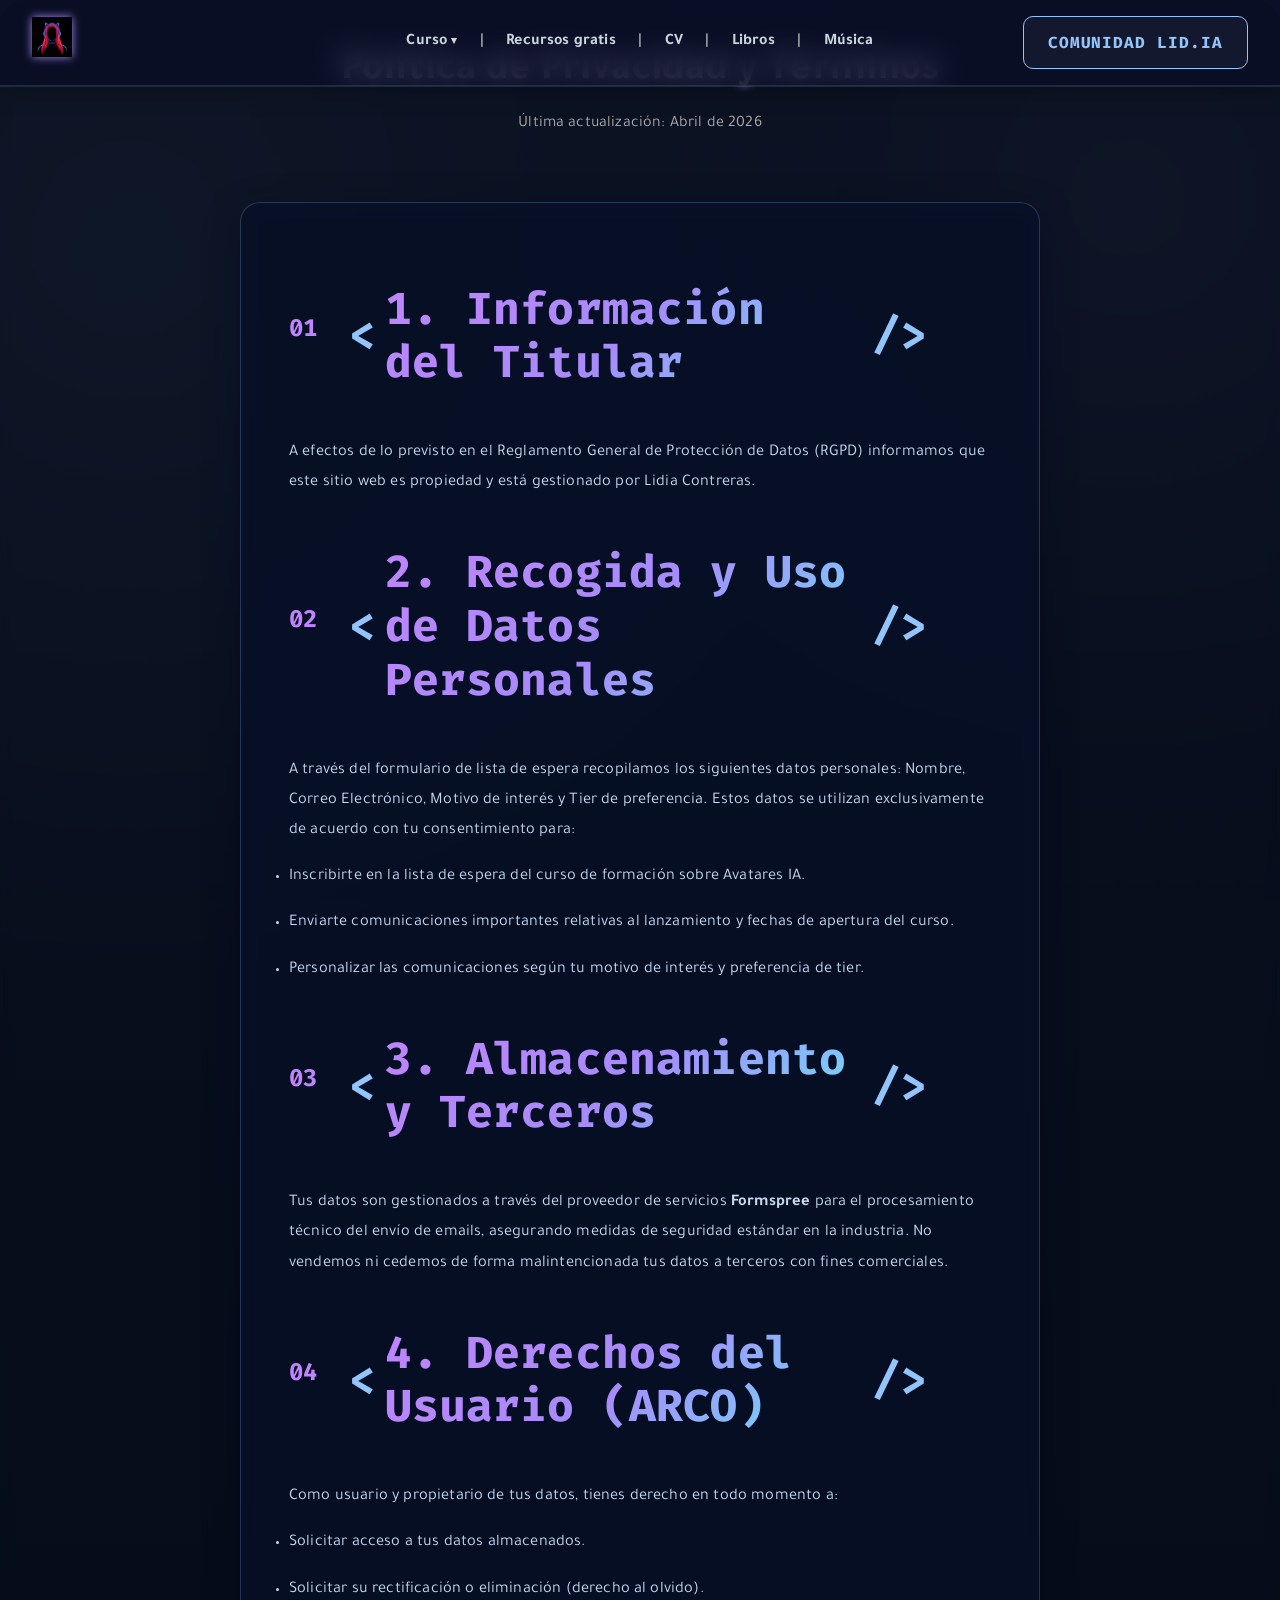
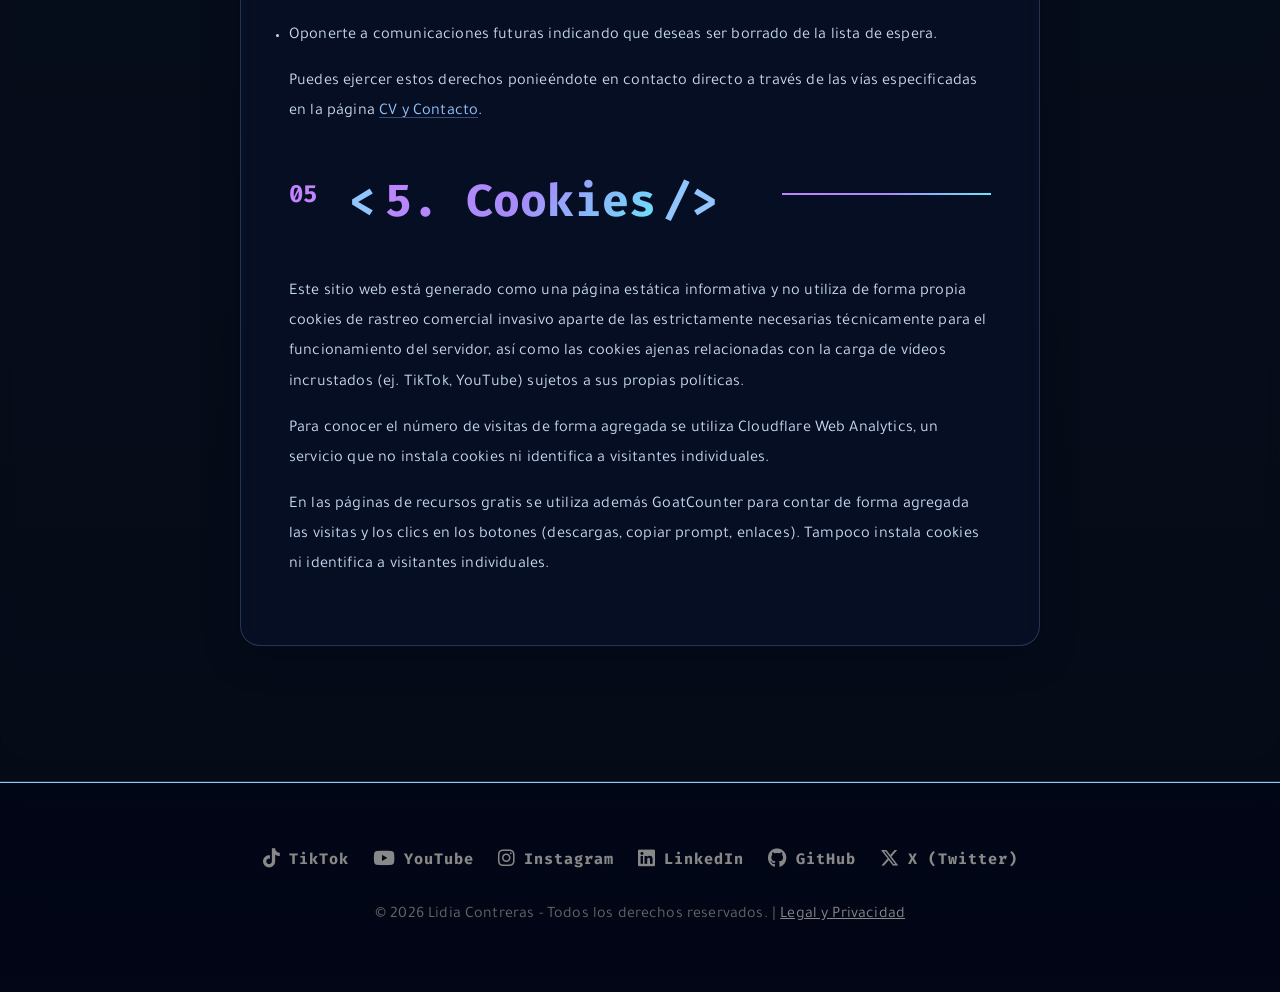
<file: legal.html>
<!DOCTYPE html>
<html lang="es">
<head>
    <meta charset="UTF-8">
    <meta name="viewport" content="width=device-width, initial-scale=1.0">
    <title>Pol&iacute;tica de Privacidad y T&eacute;rminos | Lidia Contreras</title>
    <meta name="description" content="Información legal y política de privacidad de Lidia Contreras.">
    
    <!-- Favicon -->
    <link rel="icon" type="image/webp" href="assets/logo_negro_128.webp">

    <!-- Google Fonts -->
    <link rel="preconnect" href="https://fonts.googleapis.com">
    <link rel="preconnect" href="https://fonts.gstatic.com" crossorigin>
    <link href="https://fonts.googleapis.com/css2?family=Tajawal:wght@400;500;700;800;900&family=Fira+Code:wght@400;500;700&display=swap" rel="stylesheet">
    <!-- FontAwesome Icons -->
    <link rel="stylesheet" href="https://cdnjs.cloudflare.com/ajax/libs/font-awesome/6.5.2/css/all.min.css">
    <link rel="stylesheet" href="styles.css?v=20261103a">
    
    <style>
        .legal-content {
            background: rgba(10, 10, 10, 0.7);
            border: 1px solid rgba(0, 212, 255, 0.2);
            border-radius: 12px;
            padding: 3rem;
            max-width: 800px;
            margin: 4rem auto;
            text-align: left;
            color: #ddd;
        }
        .legal-content h2 {
            color: var(--blue);
            margin-top: 2rem;
            margin-bottom: 1rem;
            font-size: 1.5rem;
        }
        .legal-content p, .legal-content li {
            margin-bottom: 1rem;
            line-height: 1.6;
            font-size: 1rem;
        }
    </style>
</head>
<body class="theme-legal">
    <canvas id="particleCanvas"></canvas> <!-- Background -->
    
    <header class="sticky-header">
        <div class="header-container">
            <div class="logo">
                <a href="index.html"><img src="assets/logo_negro_128.webp" alt="Lidia Contreras Logo" style="filter: drop-shadow(0 0 4px var(--purple));"></a>
            </div>
            <button class="hamburger" aria-label="Abrir menú" aria-expanded="false">
                <span></span>
                <span></span>
                <span></span>
            </button>
            <nav class="center-menu">
                <div class="nav-dropdown">
                    <a href="index.html" class="nav-dropdown-trigger">Curso <span class="nav-caret">&#9662;</span></a>
                    <div class="nav-dropdown-panel">
                        <a href="index.html#comunidad">La Comunidad</a>
                        <a href="index.html#inside">Qu&eacute; incluye</a>
                        <a href="index.html#scroll-modulos">Los M&oacute;dulos</a>
                        <a href="index.html#tiers">Planes y precios</a>
                        <a href="index.html#recursos">Recursos</a>
                        <a href="index.html#waitlist">Lista de espera</a>
                    </div>
                </div> | 
                <a href="recursos/">Recursos gratis</a> |
                <a href="cv.html">CV</a> | 
                <a href="libros.html">Libros</a> |
                <a href="musica.html">M&uacute;sica</a>
            </nav>
            <a href="index.html#waitlist" class="btn skool-btn-nav">Comunidad LID.IA</a>
        </div>
        <nav class="mobile-menu">
            <div class="mobile-nav-group">
            <button class="mobile-nav-trigger" aria-expanded="false">Curso <span class="nav-caret">&#9662;</span></button>
            <div class="mobile-nav-submenu">
                <a href="index.html#comunidad">La Comunidad</a>
                <a href="index.html#inside">Qu&eacute; incluye</a>
                <a href="index.html#scroll-modulos">Los M&oacute;dulos</a>
                <a href="index.html#tiers">Planes y precios</a>
                <a href="index.html#recursos">Recursos</a>
                <a href="index.html#waitlist">Lista de espera</a>
            </div>
        </div>
            <a href="recursos/">Recursos gratis</a>
            <a href="cv.html">CV</a>
            <a href="libros.html">Libros</a>
            <a href="musica.html">M&uacute;sica</a>
            <a href="index.html#waitlist" class="btn skool-btn-nav" style="display: block; text-align: center;">Comunidad LID.IA</a>
        </nav>
    </header>

    <main>
        <section class="process-section">
            <div class="text-center">
                <h1 class="orbitron" style="font-size: 2.5rem; text-shadow: 0 0 10px var(--purple);">Pol&iacute;tica de Privacidad y T&eacute;rminos</h1>
                <p class="inter" style="color: #aaa; margin-top: 1rem;">&Uacute;ltima actualizaci&oacute;n: Abril de 2026</p>
            </div>
            
            <div class="legal-content inter">
                <div class="section-header">
                    <span class="section-number">01</span>
                    <h2 class="section-title">
                        <span class="title-bracket">&lt;</span>
                        <span class="title-text">1. Informaci&oacute;n del Titular</span>
                        <span class="title-bracket">/&gt;</span>
                    </h2>
                    <div class="section-line"></div>
                </div>
                <p>A efectos de lo previsto en el Reglamento General de Protecci&oacute;n de Datos (RGPD) informamos que este sitio web es propiedad y est&aacute; gestionado por Lidia Contreras.</p>
                
                <div class="section-header">
                    <span class="section-number">02</span>
                    <h2 class="section-title">
                        <span class="title-bracket">&lt;</span>
                        <span class="title-text">2. Recogida y Uso de Datos Personales</span>
                        <span class="title-bracket">/&gt;</span>
                    </h2>
                    <div class="section-line"></div>
                </div>
                <p>A trav&eacute;s del formulario de lista de espera recopilamos los siguientes datos personales: Nombre, Correo Electr&oacute;nico, Motivo de inter&eacute;s y Tier de preferencia. Estos datos se utilizan exclusivamente de acuerdo con tu consentimiento para:</p>
                <ul>
                    <li>Inscribirte en la lista de espera del curso de formaci&oacute;n sobre Avatares IA.</li>
                    <li>Enviarte comunicaciones importantes relativas al lanzamiento y fechas de apertura del curso.</li>
                    <li>Personalizar las comunicaciones seg&uacute;n tu motivo de inter&eacute;s y preferencia de tier.</li>
                </ul>

                <div class="section-header">
                    <span class="section-number">03</span>
                    <h2 class="section-title">
                        <span class="title-bracket">&lt;</span>
                        <span class="title-text">3. Almacenamiento y Terceros</span>
                        <span class="title-bracket">/&gt;</span>
                    </h2>
                    <div class="section-line"></div>
                </div>
                <p>Tus datos son gestionados a trav&eacute;s del proveedor de servicios <b>Formspree</b> para el procesamiento t&eacute;cnico del env&iacute;o de emails, asegurando medidas de seguridad est&aacute;ndar en la industria. No vendemos ni cedemos de forma malintencionada tus datos a terceros con fines comerciales.</p>

                <div class="section-header">
                    <span class="section-number">04</span>
                    <h2 class="section-title">
                        <span class="title-bracket">&lt;</span>
                        <span class="title-text">4. Derechos del Usuario (ARCO)</span>
                        <span class="title-bracket">/&gt;</span>
                    </h2>
                    <div class="section-line"></div>
                </div>
                <p>Como usuario y propietario de tus datos, tienes derecho en todo momento a:</p>
                <ul>
                    <li>Solicitar acceso a tus datos almacenados.</li>
                    <li>Solicitar su rectificaci&oacute;n o eliminaci&oacute;n (derecho al olvido).</li>
                    <li>Oponerte a comunicaciones futuras indicando que deseas ser borrado de la lista de espera.</li>
                </ul>
                <p>Puedes ejercer estos derechos ponie&eacute;ndote en contacto directo a trav&eacute;s de las v&iacute;as especificadas en la p&aacute;gina <a href="cv.html" style="color: var(--blue);">CV y Contacto</a>.</p>
                
                <div class="section-header">
                    <span class="section-number">05</span>
                    <h2 class="section-title">
                        <span class="title-bracket">&lt;</span>
                        <span class="title-text">5. Cookies</span>
                        <span class="title-bracket">/&gt;</span>
                    </h2>
                    <div class="section-line"></div>
                </div>
                <p>Este sitio web est&aacute; generado como una p&aacute;gina est&aacute;tica informativa y no utiliza de forma propia cookies de rastreo comercial invasivo aparte de las estrictamente necesarias t&eacute;cnicamente para el funcionamiento del servidor, as&iacute; como las cookies ajenas relacionadas con la carga de v&iacute;deos incrustados (ej. TikTok, YouTube) sujetos a sus propias pol&iacute;ticas.</p>
                <p>Para conocer el n&uacute;mero de visitas de forma agregada se utiliza Cloudflare Web Analytics, un servicio que no instala cookies ni identifica a visitantes individuales.</p>
                <p>En las p&aacute;ginas de recursos gratis se utiliza adem&aacute;s GoatCounter para contar de forma agregada las visitas y los clics en los botones (descargas, copiar prompt, enlaces). Tampoco instala cookies ni identifica a visitantes individuales.</p>
            </div>
        </section>
    </main>

    <footer class="text-center" style="padding: 4rem 2rem; display: flex; flex-direction: column; align-items: center; gap: 2rem;">
        <div class="footer-socials" style="display: flex; gap: 1.5rem; flex-wrap: wrap; justify-content: center;">
            <a href="https://www.tiktok.com/@lidiaconia" target="_blank" rel="noopener noreferrer" class="footer-link tiktok"><i class="fa-brands fa-tiktok"></i> TikTok</a>
            <a href="https://www.youtube.com/@lidiaconia" target="_blank" rel="noopener noreferrer" class="footer-link youtube"><i class="fa-brands fa-youtube"></i> YouTube</a>
            <a href="https://www.instagram.com/lidia.conia" target="_blank" rel="noopener noreferrer" class="footer-link instagram"><i class="fa-brands fa-instagram"></i> Instagram</a>
            <a href="https://www.linkedin.com/in/lidiaconia" target="_blank" rel="noopener noreferrer" class="footer-link linkedin"><i class="fa-brands fa-linkedin"></i> LinkedIn</a>
            <a href="https://github.com/liconoc" target="_blank" rel="noopener noreferrer" class="footer-link github"><i class="fa-brands fa-github"></i> GitHub</a>
            <a href="https://x.com/lidiaconia" target="_blank" rel="noopener noreferrer" class="footer-link twitter"><i class="fa-brands fa-x-twitter"></i> X (Twitter)</a>
        </div>
        <p class="inter" style="color: #666;">&copy; 2026 Lidia Contreras - Todos los derechos reservados. | <a href="legal.html" style="color: #888;">Legal y Privacidad</a></p>
    </footer>

    <script src="script.js?v=20261030a"></script>
    <!-- Cloudflare Web Analytics --><script type='module' src='https://static.cloudflareinsights.com/beacon.min.js' data-cf-beacon='{"token": "f8934614dd854373b2e4546ebebf8414"}'></script><!-- End Cloudflare Web Analytics -->
</body>
</html>
</file>
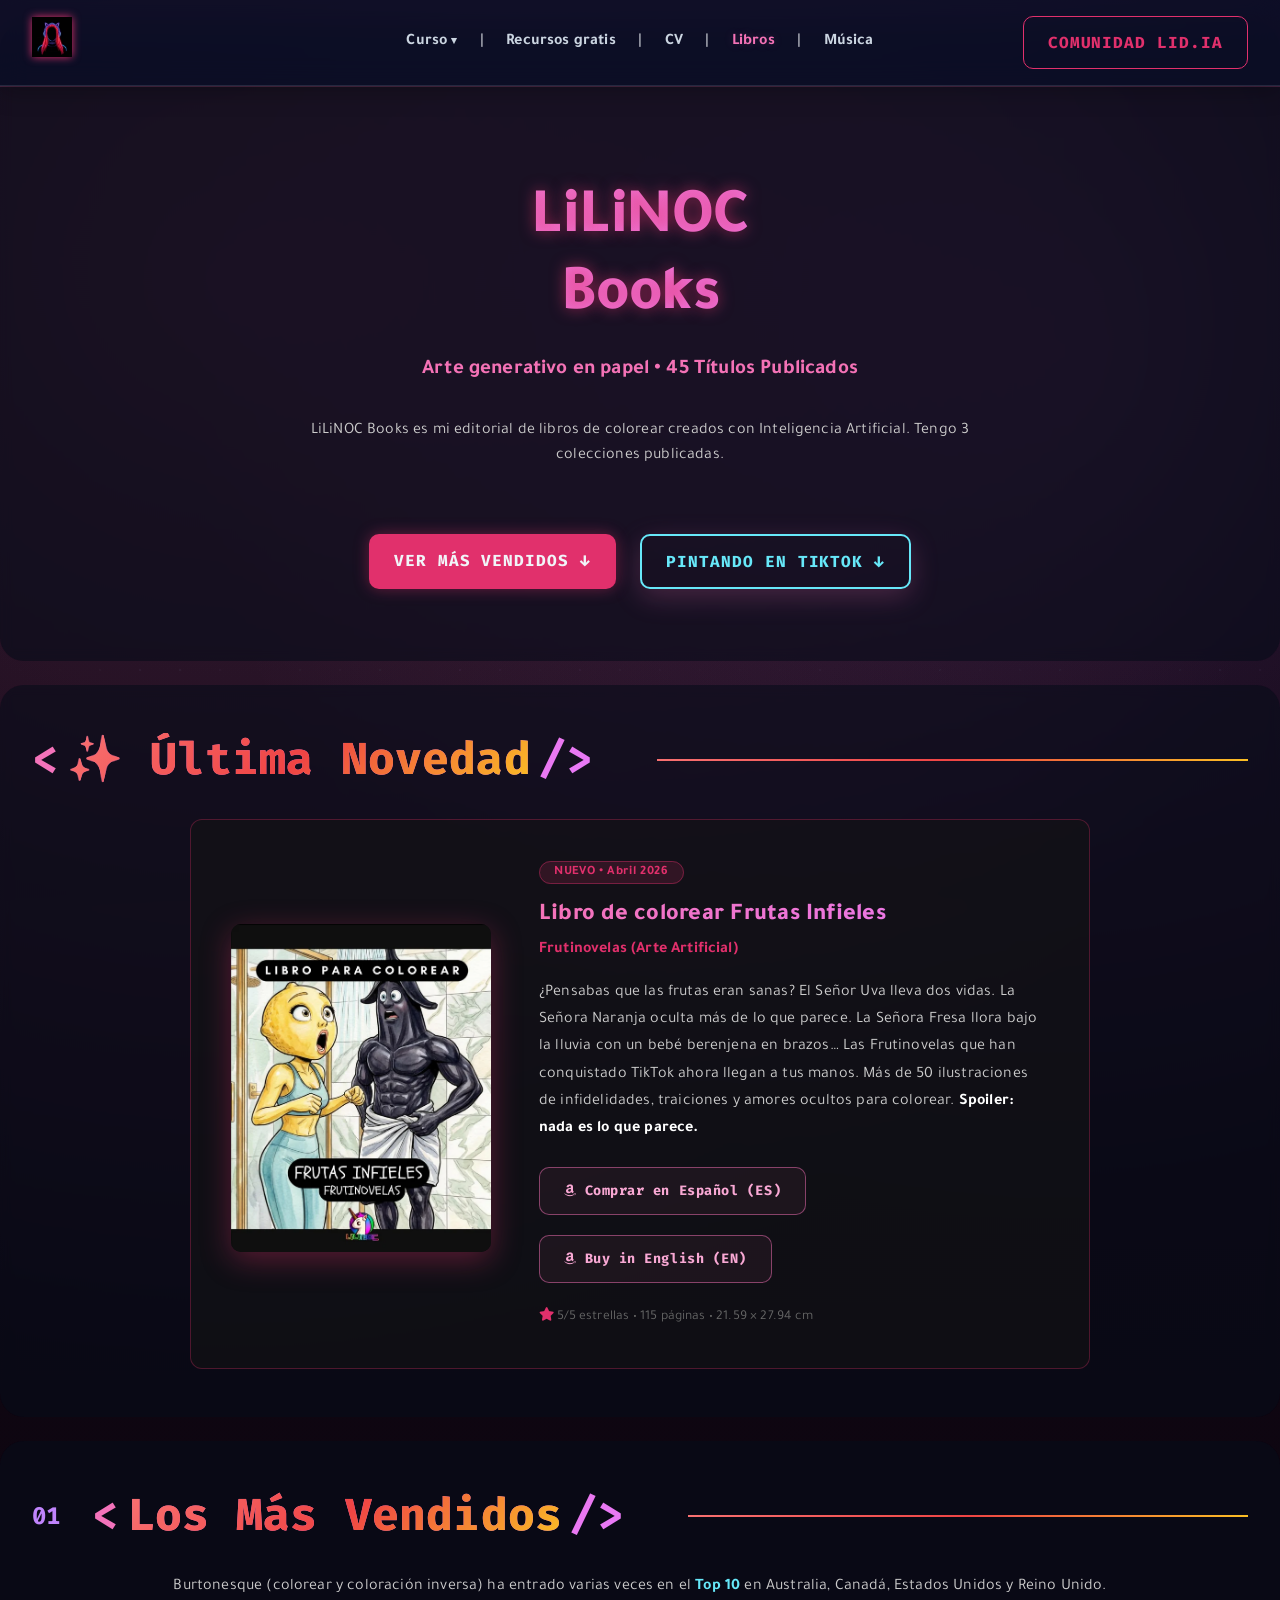
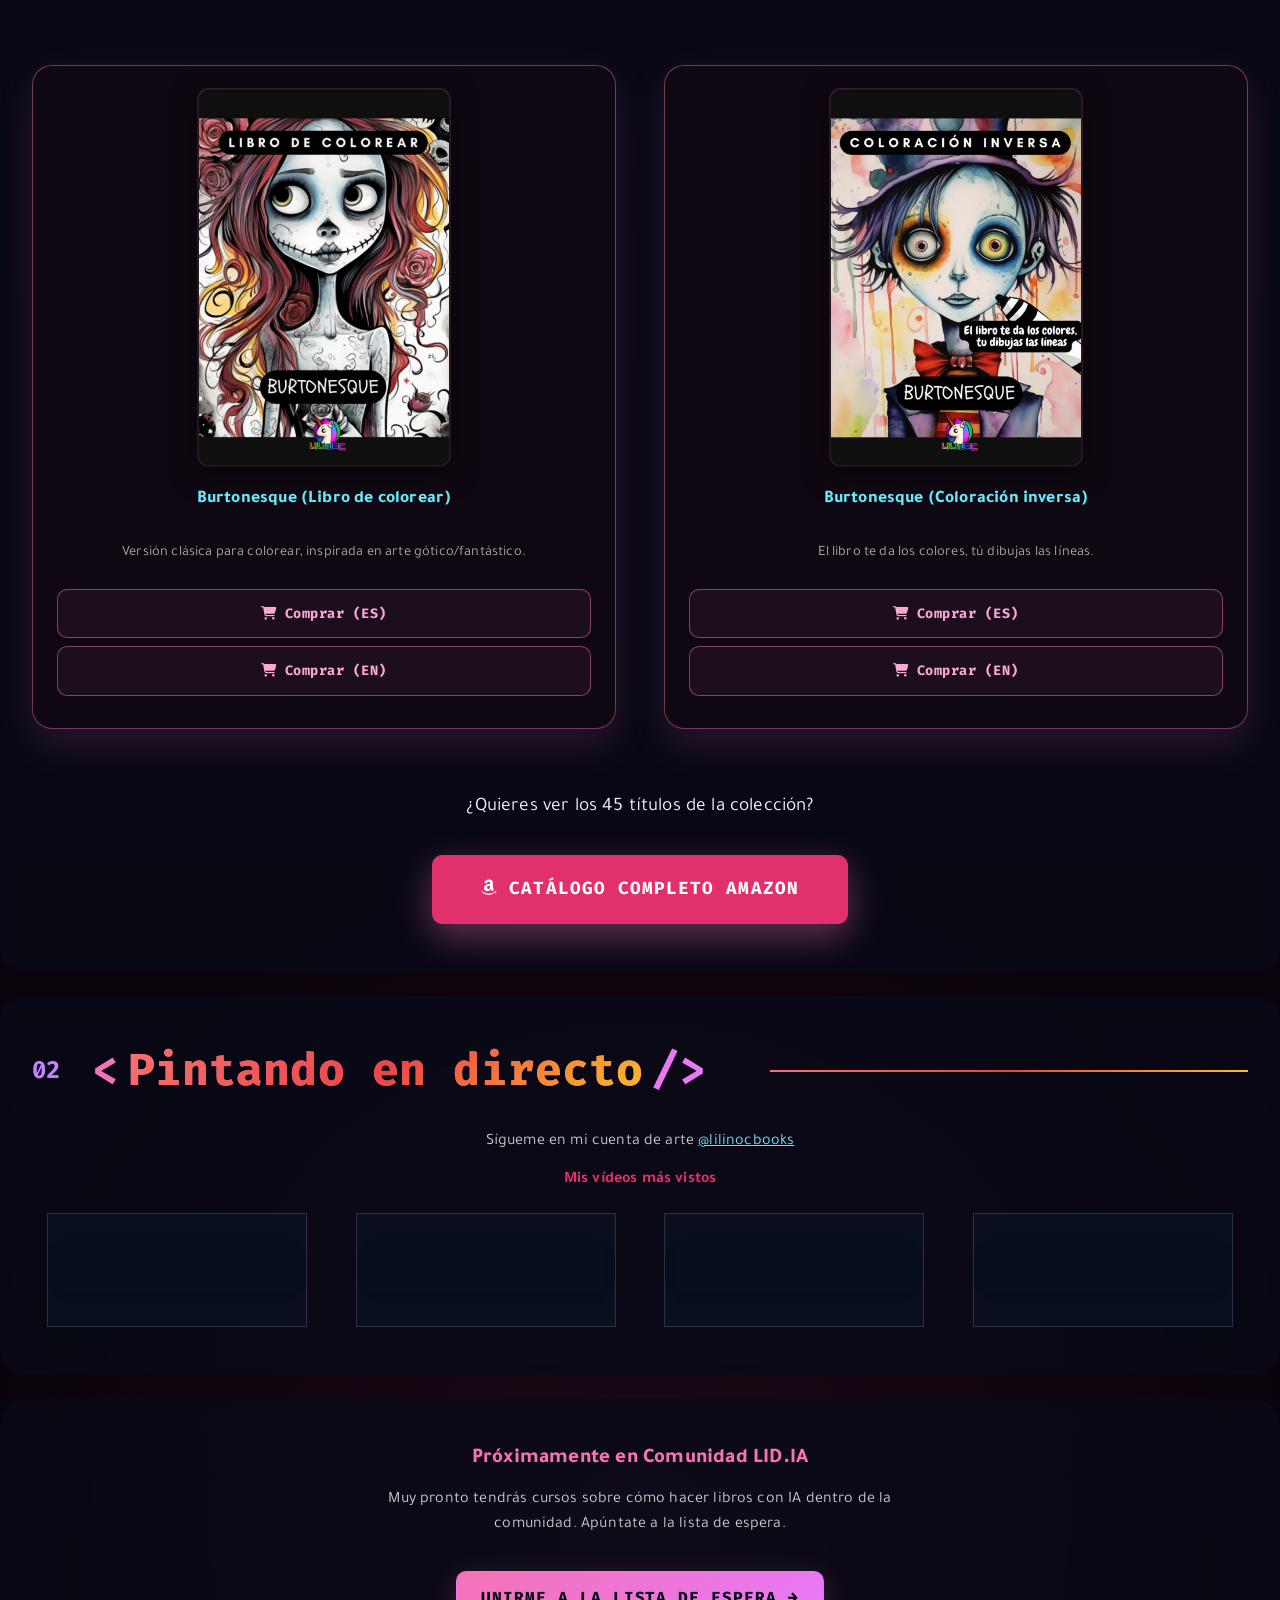
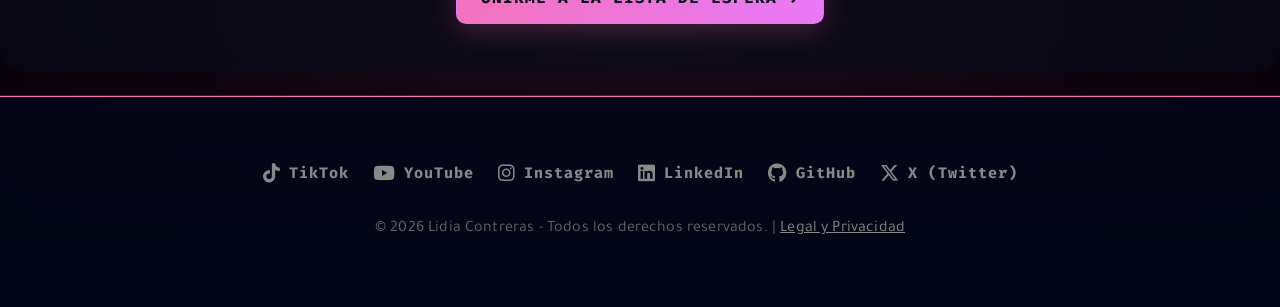
<file: libros.html>
<!DOCTYPE html>
<html lang="es">
<head>
    <meta charset="UTF-8">
    <meta name="viewport" content="width=device-width, initial-scale=1.0">
    <title>LiLiNOC Books | Libros de Colorear IA</title>
    <meta name="description" content="Colección de libros de colorear generados por IA. Arte Artificial, Reverse Colouring y Sabiduría Cromática. Colorea el ciberpunk.">
    
    <!-- Canonical -->
    <link rel="canonical" href="https://lidiaconia.com/libros.html">

    <!-- Open Graph / Redes Sociales -->
    <meta property="og:title" content="LiLiNOC Books | Libros IA en Amazon">
    <meta property="og:description" content="Descubre los más de 45 títulos publicados de LiLiNOC en Amazon. Arte generativo listo para colorear.">
    <meta property="og:image" content="https://lidiaconia.com/assets/libros/burtonesque.webp">
    <meta property="og:url" content="https://lidiaconia.com/libros.html">
    <meta property="og:type" content="website">
    <meta property="og:locale" content="es_ES">
    <meta property="og:site_name" content="Comunidad LID.IA">

    <!-- Twitter / X Cards -->
    <meta name="twitter:card" content="summary_large_image">
    <meta name="twitter:site" content="@lidiaconia">
    <meta name="twitter:title" content="LiLiNOC Books | Libros de Colorear IA en Amazon">
    <meta name="twitter:description" content="Descubre los más de 45 títulos publicados de LiLiNOC en Amazon. Arte generativo listo para colorear.">
    <meta name="twitter:image" content="https://lidiaconia.com/assets/libros/burtonesque.webp">

    <!-- Robots -->
    <meta name="robots" content="index, follow">
    <meta name="author" content="Lidia Contreras">

    <!-- JSON-LD -->
    <script type="application/ld+json">
    {
      "@context": "https://schema.org",
      "@type": "WebPage",
      "name": "LiLiNOC Books | Libros de Colorear IA",
      "description": "Colección de más de 45 libros de colorear generados con Inteligencia Artificial. Arte Artificial, Coloración Inversa y Sabiduría Cromática.",
      "url": "https://lidiaconia.com/libros.html",
      "author": {
        "@type": "Person",
        "name": "Lidia Contreras",
        "url": "https://lidiaconia.com/"
      }
    }
    </script>

    <!-- Favicon -->
    <link rel="icon" type="image/webp" href="assets/logo_negro_128.webp">

    <!-- Google Fonts -->
    <link rel="preconnect" href="https://fonts.googleapis.com">
    <link rel="preconnect" href="https://fonts.gstatic.com" crossorigin>
    <link href="https://fonts.googleapis.com/css2?family=Tajawal:wght@400;500;700;800;900&family=Fira+Code:wght@400;500;700&display=swap" rel="stylesheet">
    <!-- FontAwesome Icons -->
    <link rel="stylesheet" href="https://cdnjs.cloudflare.com/ajax/libs/font-awesome/6.5.2/css/all.min.css">
    <link rel="stylesheet" href="styles.css?v=20261103a">
    <style>
        /* Specific Styles for Libros Page */
        .book-card {
            background: rgba(20, 20, 20, 0.6);
            border: 1px solid rgba(225, 48, 108, 0.3); /* Artsy pink/magenta border */
            border-radius: 12px;
            padding: 1.5rem;
            text-align: center;
            transition: transform 0.3s, box-shadow 0.3s;
            display: flex;
            flex-direction: column;
            align-items: center;
        }
        .book-card:hover {
            transform: translateY(-5px);
            box-shadow: 0 0 20px rgba(225, 48, 108, 0.4);
            border-color: rgba(225, 48, 108, 0.8);
        }
        .book-cover {
            width: 100%;
            max-width: 250px;
            border-radius: 8px;
            box-shadow: 0 4px 15px rgba(0,0,0,0.5);
            margin-bottom: 1.5rem;
            aspect-ratio: 2 / 3;
            object-fit: cover;
        }
        .lang-button {
            display: flex;
            align-items: center;
            justify-content: center;
            gap: 0.5rem;
            width: 100%;
            padding: 0.8rem;
            background: rgba(10, 10, 10, 0.8);
            border: 1px solid var(--blue);
            color: var(--text);
            text-decoration: none;
            border-radius: 6px;
            margin-bottom: 0.5rem;
            font-family: 'Orbitron', sans-serif;
            font-size: 0.9rem;
            transition: all 0.3s;
        }
        .lang-button:hover {
            background: var(--blue);
            color: var(--black);
            box-shadow: 0 0 10px var(--blue);
        }

        #tiktok .tiktok-grid {
            grid-template-columns: repeat(auto-fit, minmax(260px, 1fr));
            gap: 1.2rem;
        }
    </style>
</head>
<body class="theme-books">
    <canvas id="particleCanvas"></canvas> <!-- Background -->
    
    <header class="sticky-header">
        <div class="header-container">
            <div class="logo">
                <a href="index.html"><img src="assets/logo_negro_128.webp" alt="Lidia Contreras Logo" style="filter: drop-shadow(0 0 4px #E1306C);"></a>
            </div>
            <button class="hamburger" aria-label="Abrir menú" aria-expanded="false">
                <span></span>
                <span></span>
                <span></span>
            </button>
            <nav class="center-menu">
                <div class="nav-dropdown">
                    <a href="index.html" class="nav-dropdown-trigger">Curso <span class="nav-caret">&#9662;</span></a>
                    <div class="nav-dropdown-panel">
                        <a href="index.html#comunidad">La Comunidad</a>
                        <a href="index.html#inside">Qu&eacute; incluye</a>
                        <a href="index.html#scroll-modulos">Los M&oacute;dulos</a>
                        <a href="index.html#tiers">Planes y precios</a>
                        <a href="index.html#recursos">Recursos</a>
                        <a href="index.html#waitlist">Lista de espera</a>
                    </div>
                </div> | 
                <a href="recursos/">Recursos gratis</a> |
                <a href="cv.html">CV</a> | 
                <a href="libros.html" style="color: #E1306C; text-shadow: 0 0 10px #E1306C;">Libros</a> | 
                <a href="musica.html">M&uacute;sica</a>
            </nav>
            <a href="index.html#waitlist" class="btn skool-btn-nav" style="background: transparent; border: 1px solid #E1306C; color: #E1306C;">Comunidad LID.IA</a>
        </div>
        <nav class="mobile-menu">
            <div class="mobile-nav-group">
            <button class="mobile-nav-trigger" aria-expanded="false">Curso <span class="nav-caret">&#9662;</span></button>
            <div class="mobile-nav-submenu">
                <a href="index.html#comunidad">La Comunidad</a>
                <a href="index.html#inside">Qu&eacute; incluye</a>
                <a href="index.html#scroll-modulos">Los M&oacute;dulos</a>
                <a href="index.html#tiers">Planes y precios</a>
                <a href="index.html#recursos">Recursos</a>
                <a href="index.html#waitlist">Lista de espera</a>
            </div>
        </div>
            <a href="recursos/">Recursos gratis</a>
            <a href="cv.html">CV</a>
            <a href="libros.html" style="color: #E1306C; text-shadow: 0 0 10px #E1306C;">Libros</a>
            <a href="musica.html">M&uacute;sica</a>
            <a href="index.html#waitlist" class="btn skool-btn-nav" style="display: block; text-align: center; background: transparent; border: 1px solid #E1306C; color: #E1306C;">Comunidad LID.IA</a>
        </nav>
    </header>

    <main>
        <!-- HERO CREATIVO -->
        <section class="hero" style="flex-direction: column; padding-top: 120px; min-height: 70vh;">
            <div class="hero-content">
                <h1 class="orbitron" style="font-size: clamp(2.5rem, 5vw, 4rem); text-shadow: 0 0 15px rgba(225, 48, 108, 0.6); color: var(--text);">LiLiNOC<br>Books</h1>
                <p class="subtitle inter" style="color: #E1306C; font-weight: 600; font-size: 1.3rem;">Arte generativo en papel &bull; 45 T&iacute;tulos Publicados</p>
                <p class="inter" style="max-width: 700px; margin: 1.5rem auto; color: #ccc;">LiLiNOC Books es mi editorial de libros de colorear creados con Inteligencia Artificial. Tengo 3 colecciones publicadas.</p>
                
                <div class="hero-buttons mt-4">
                    <a href="#bestsellers" class="btn primary-btn" style="background: #E1306C; color: var(--text); box-shadow: 0 0 15px rgba(225, 48, 108, 0.4);">Ver M&aacute;s Vendidos &darr;</a>
                    <a href="#tiktok" class="btn primary-btn" style="background: transparent; border: 2px solid var(--blue); color: var(--blue);">Pintando en TikTok &darr;</a>
                </div>
            </div>
        </section>

        <!-- NOVEDAD -->
        <section id="novedad" class="process-section">
            <div class="section-header">
                <h2 class="section-title">
                    <span class="title-bracket">&lt;</span>
                    <span class="title-text">&#x2728; &Uacute;ltima Novedad</span>
                    <span class="title-bracket">/&gt;</span>
                </h2>
                <div class="section-line"></div>
            </div>

            <div style="display: flex; flex-wrap: wrap; gap: 3rem; align-items: center; justify-content: center; max-width: 900px; margin: 0 auto; background: rgba(20,20,20,0.6); border: 1px solid rgba(225,48,108,0.3); border-radius: 12px; padding: 2.5rem; transition: transform 0.3s, box-shadow 0.3s;" onmouseover="this.style.transform='translateY(-5px)';this.style.boxShadow='0 0 20px rgba(225,48,108,0.4)';this.style.borderColor='rgba(225,48,108,0.8)'" onmouseout="this.style.transform='';this.style.boxShadow='';this.style.borderColor='rgba(225,48,108,0.3)'">
                <div style="flex: 0 0 auto;">
                    <img src="assets/libros/frutinovelas.webp" alt="Libro de colorear Frutas Infieles: Frutinovelas" style="width: 260px; border-radius: 10px; box-shadow: 0 8px 30px rgba(225,48,108,0.35);">
                </div>
                <div style="flex: 1; min-width: 260px;">
                    <span style="background: rgba(225,48,108,0.15); color: #E1306C; border: 1px solid rgba(225,48,108,0.4); border-radius: 99px; font-size: 0.8rem; padding: 4px 14px; font-weight: 700; letter-spacing: 0.05em;">NUEVO &bull; Abril 2026</span>
                    <h2 class="orbitron" style="font-size: 1.5rem; color: var(--text); margin: 1rem 0 0.5rem;">Libro de colorear Frutas Infieles</h2>
                    <p class="inter" style="color: #E1306C; font-weight: 600; margin-bottom: 1rem;">Frutinovelas (Arte Artificial)</p>
                    <p class="inter" style="color: #ccc; line-height: 1.7; margin-bottom: 1.5rem;">
                        &iquest;Pensabas que las frutas eran sanas? El Se&ntilde;or Uva lleva dos vidas. La Se&ntilde;ora Naranja oculta m&aacute;s de lo que parece. La Se&ntilde;ora Fresa llora bajo la lluvia con un beb&eacute; berenjena en brazos&hellip; Las Frutinovelas que han conquistado TikTok ahora llegan a tus manos. M&aacute;s de 50 ilustraciones de infidelidades, traiciones y amores ocultos para colorear. <strong style="color: #fff;">Spoiler: nada es lo que parece.</strong>
                    </p>
                    <div style="display: flex; flex-wrap: wrap; gap: 0.75rem;">
                        <a href="https://www.amazon.es/dp/B0GX718BGV" target="_blank" rel="noopener noreferrer" class="lang-button" style="width: auto; padding: 0.75rem 1.5rem;"><i class="fa-brands fa-amazon"></i> Comprar en Espa&ntilde;ol (ES)</a>
                        <a href="https://www.amazon.es/dp/B0GXP4D58L" target="_blank" rel="noopener noreferrer" class="lang-button" style="width: auto; padding: 0.75rem 1.5rem;"><i class="fa-brands fa-amazon"></i> Buy in English (EN)</a>
                    </div>
                    <p style="color: #666; font-size: 0.85rem; margin-top: 1rem;"><i class="fa-solid fa-star" style="color: #E1306C;"></i> 5/5 estrellas &bull; 115 p&aacute;ginas &bull; 21.59 &times; 27.94 cm</p>
                </div>
            </div>
        </section>

        <!-- BEST SELLERS -->
        <section id="bestsellers" class="process-section">
            <div class="section-header">
                    <span class="section-number">01</span>
                    <h2 class="section-title">
                        <span class="title-bracket">&lt;</span>
                        <span class="title-text">Los M&aacute;s Vendidos</span>
                        <span class="title-bracket">/&gt;</span>
                    </h2>
                    <div class="section-line"></div>
                </div>
            <p class="inter text-center mb-4" style="color: #ccc;">Burtonesque (colorear y coloraci&oacute;n inversa) ha entrado varias veces en el <strong style="color: var(--blue);">Top 10</strong> en Australia, Canad&aacute;, Estados Unidos y Reino Unido.</p>
            
            <div class="process-grid">
                <!-- Book 1 -->
                <div class="book-card">
                    <img src="assets/libros/burtonesque.webp" alt="Burtonesque - Libro de colorear" class="book-cover">
                    <h3 class="orbitron mb-2" style="font-size: 1.1rem; color: var(--blue);">Burtonesque (Libro de colorear)</h3>
                    <p class="inter" style="color: #aaa; font-size: 0.9rem; margin-bottom: 1.5rem;">Versi&oacute;n cl&aacute;sica para colorear, inspirada en arte g&oacute;tico/fant&aacute;stico.</p>
                    <a href="https://www.amazon.es/dp/B0CGL2SPD1" target="_blank" rel="noopener noreferrer" class="lang-button"><i class="fa-solid fa-cart-shopping"></i> Comprar (ES)</a>
                    <a href="https://www.amazon.es/dp/B0CGL3JLSQ" target="_blank" rel="noopener noreferrer" class="lang-button"><i class="fa-solid fa-cart-shopping"></i> Comprar (EN)</a>
                </div>

                <!-- Book 2 -->
                <div class="book-card">
                    <img src="assets/libros/burtonesque_inversa.webp" alt="Burtonesque - Coloración inversa" class="book-cover">
                    <h3 class="orbitron mb-2" style="font-size: 1.1rem; color: var(--blue);">Burtonesque (Coloraci&oacute;n inversa)</h3>
                    <p class="inter" style="color: #aaa; font-size: 0.9rem; margin-bottom: 1.5rem;">El libro te da los colores, t&uacute; dibujas las l&iacute;neas.</p>
                    <a href="https://www.amazon.es/dp/B0CJLL13G5" target="_blank" rel="noopener noreferrer" class="lang-button"><i class="fa-solid fa-cart-shopping"></i> Comprar (ES)</a>
                    <a href="https://www.amazon.es/dp/B0CJM6PXTB" target="_blank" rel="noopener noreferrer" class="lang-button"><i class="fa-solid fa-cart-shopping"></i> Comprar (EN)</a>
                </div>
            </div>

            <!-- Full Catalog CTA -->
            <div class="text-center" style="margin-top: 4rem;">
                <p class="inter" style="font-size: 1.2rem; margin-bottom: 2rem;">&iquest;Quieres ver los 45 t&iacute;tulos de la colecci&oacute;n?</p>
                <a href="https://www.amazon.es/stores/Lidia-Contreras-Ochando/author/B0BR7TXJNW?ref=sr_ntt_srch_lnk_1&qid=1775512159&sr=8-1&shoppingPortalEnabled=true" target="_blank" rel="noopener noreferrer" class="btn danger-btn pulsing" style="padding: 1.2rem 3rem; font-size: 1.1rem; background: #E1306C; border-color: #E1306C;"><i class="fa-brands fa-amazon"></i>  CAT&Aacute;LOGO COMPLETO AMAZON</a>
            </div>
        </section>

        <!-- TIKTOK lilinoc_books -->
        <section id="tiktok" class="videos-section">
            <div class="section-header">
                    <span class="section-number">02</span>
                    <h2 class="section-title">
                        <span class="title-bracket">&lt;</span>
                        <span class="title-text">Pintando en directo</span>
                        <span class="title-bracket">/&gt;</span>
                    </h2>
                    <div class="section-line"></div>
                </div>
            <p class="inter text-center" style="color: #ccc; margin-bottom: 0.8rem;">S&iacute;gueme en mi cuenta de arte <a href="https://www.tiktok.com/@lilinocbooks" target="_blank" rel="noopener noreferrer" style="color: var(--blue);">@lilinocbooks</a></p>
            <p class="inter text-center" style="color: #E1306C; font-weight: 700; margin-bottom: 1.2rem;">Mis v&iacute;deos m&aacute;s vistos</p>
            <div class="tiktok-grid">
                <blockquote class="tiktok-embed" cite="https://www.tiktok.com/@lilinocbooks/video/7289784205934988576"
                    data-video-id="7289784205934988576" style="max-width: 460px;min-width: 260px;" data-shape-mask>
                    <section></section>
                </blockquote>
                <blockquote class="tiktok-embed" cite="https://www.tiktok.com/@lilinocbooks/video/7318728702039297312"
                    data-video-id="7318728702039297312" style="max-width: 460px;min-width: 260px;" data-shape-mask>
                    <section></section>
                </blockquote>
                <blockquote class="tiktok-embed" cite="https://www.tiktok.com/@lilinocbooks/video/7251149953479871771"
                    data-video-id="7251149953479871771" style="max-width: 460px;min-width: 260px;" data-shape-mask>
                    <section></section>
                </blockquote>
                <blockquote class="tiktok-embed" cite="https://www.tiktok.com/@lilinocbooks/video/7279850057162116385"
                    data-video-id="7279850057162116385" style="max-width: 460px;min-width: 260px;" data-shape-mask>
                    <section></section>
                </blockquote>
            </div>
        </section>

        <section class="process-section text-center">
            <h3 class="orbitron" style="color: var(--page-primary); margin-bottom: 1rem; font-size: 1.3rem;">Pr&oacute;ximamente en Comunidad LID.IA</h3>
            <p class="inter" style="color: #ccc; margin-bottom: 2rem; max-width: 560px; margin-left: auto; margin-right: auto;">Muy pronto tendr&aacute;s cursos sobre c&oacute;mo hacer libros con IA dentro de la comunidad. Ap&uacute;ntate a la lista de espera.</p>
            <a href="index.html#waitlist" class="btn primary-btn">Unirme a la lista de espera &rarr;</a>
        </section>

    </main>

    <footer class="text-center" style="padding: 4rem 2rem; display: flex; flex-direction: column; align-items: center; gap: 2rem;">
        <div class="footer-socials" style="display: flex; gap: 1.5rem; flex-wrap: wrap; justify-content: center;">
            <a href="https://www.tiktok.com/@lidiaconia" target="_blank" rel="noopener noreferrer" class="footer-link tiktok"><i class="fa-brands fa-tiktok"></i> TikTok</a>
            <a href="https://www.youtube.com/@lidiaconia" target="_blank" rel="noopener noreferrer" class="footer-link youtube"><i class="fa-brands fa-youtube"></i> YouTube</a>
            <a href="https://www.instagram.com/lidia.conia" target="_blank" rel="noopener noreferrer" class="footer-link instagram"><i class="fa-brands fa-instagram"></i> Instagram</a>
            <a href="https://www.linkedin.com/in/lidiaconia" target="_blank" rel="noopener noreferrer" class="footer-link linkedin"><i class="fa-brands fa-linkedin"></i> LinkedIn</a>
            <a href="https://github.com/liconoc" target="_blank" rel="noopener noreferrer" class="footer-link github"><i class="fa-brands fa-github"></i> GitHub</a>
            <a href="https://x.com/lidiaconia" target="_blank" rel="noopener noreferrer" class="footer-link twitter"><i class="fa-brands fa-x-twitter"></i> X (Twitter)</a>
        </div>
        <p class="inter" style="color: #666;">&copy; 2026 Lidia Contreras - Todos los derechos reservados. | <a href="legal.html" style="color: #888;">Legal y Privacidad</a></p>
    </footer>

    <script async src="https://www.tiktok.com/embed.js"></script>
    <script src="script.js?v=20261030a"></script>
    <!-- Cloudflare Web Analytics --><script type='module' src='https://static.cloudflareinsights.com/beacon.min.js' data-cf-beacon='{"token": "f8934614dd854373b2e4546ebebf8414"}'></script><!-- End Cloudflare Web Analytics -->
</body>
</html>
</file>
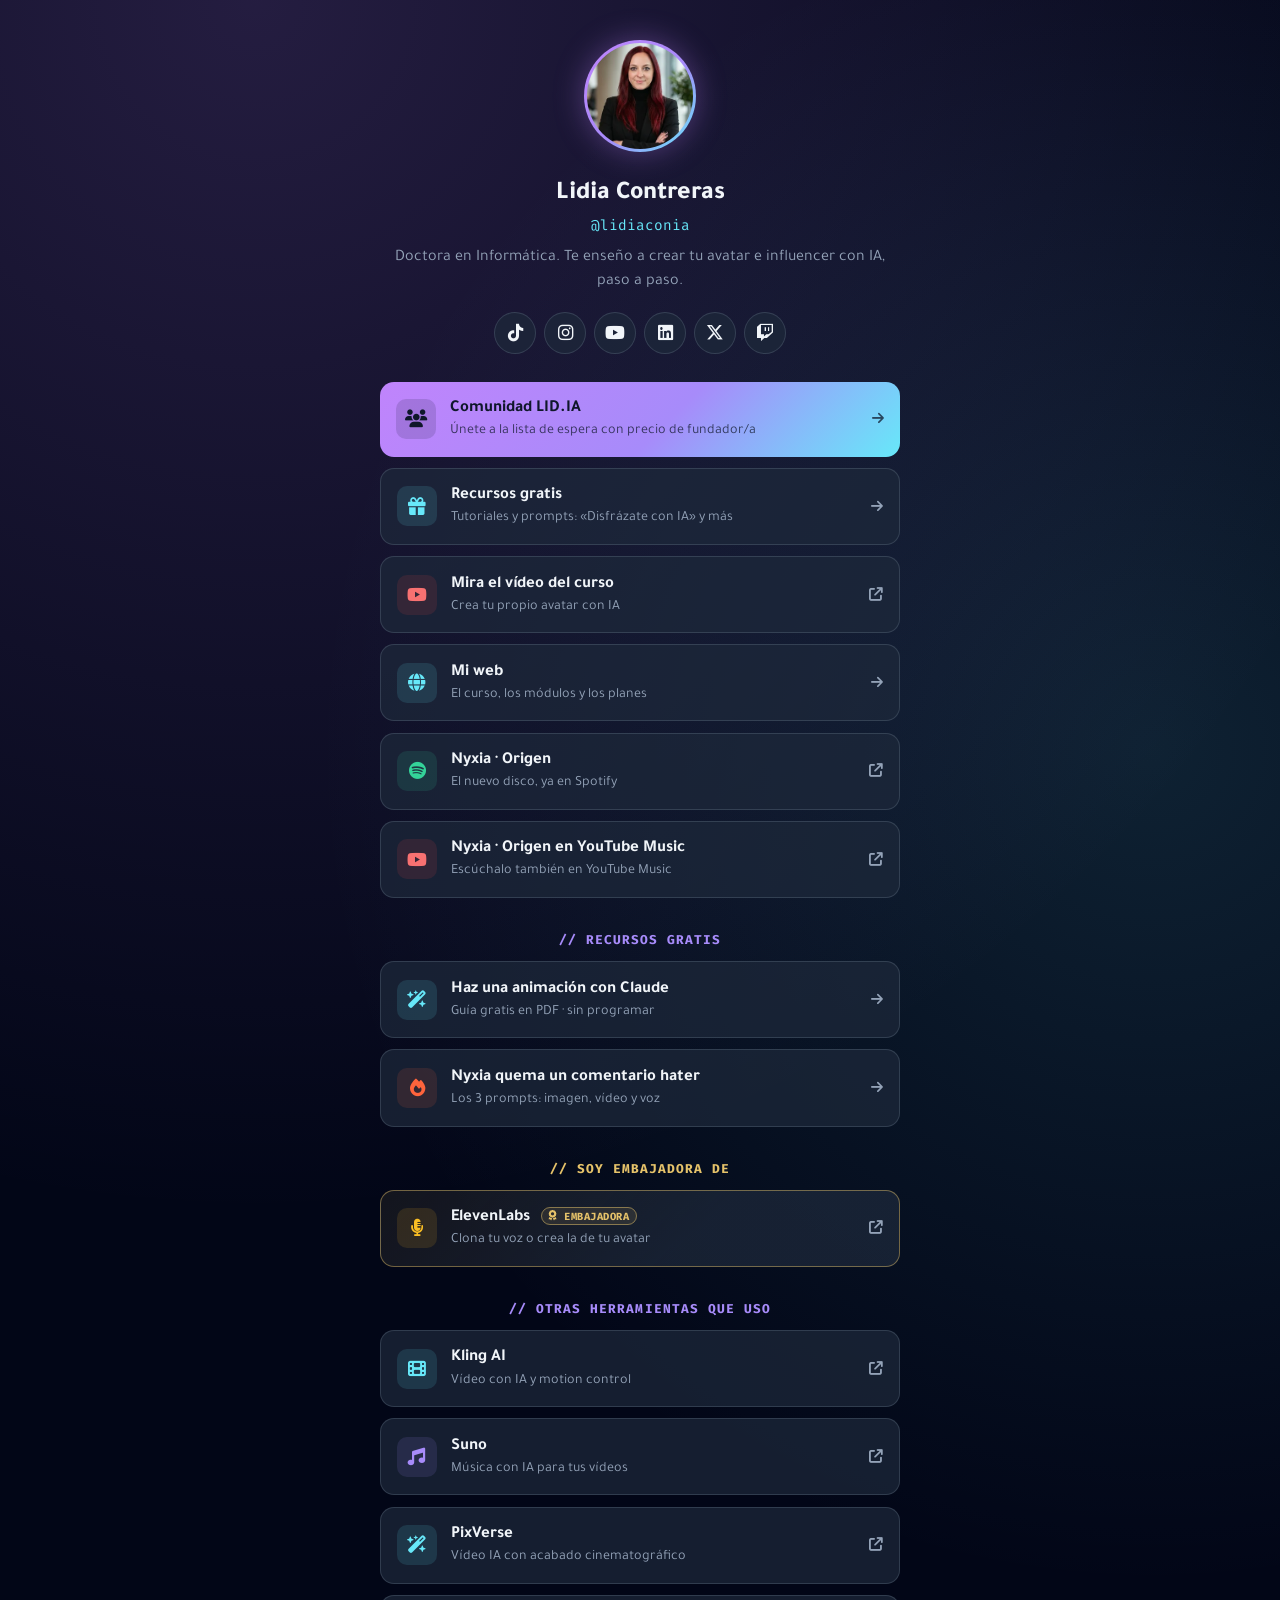
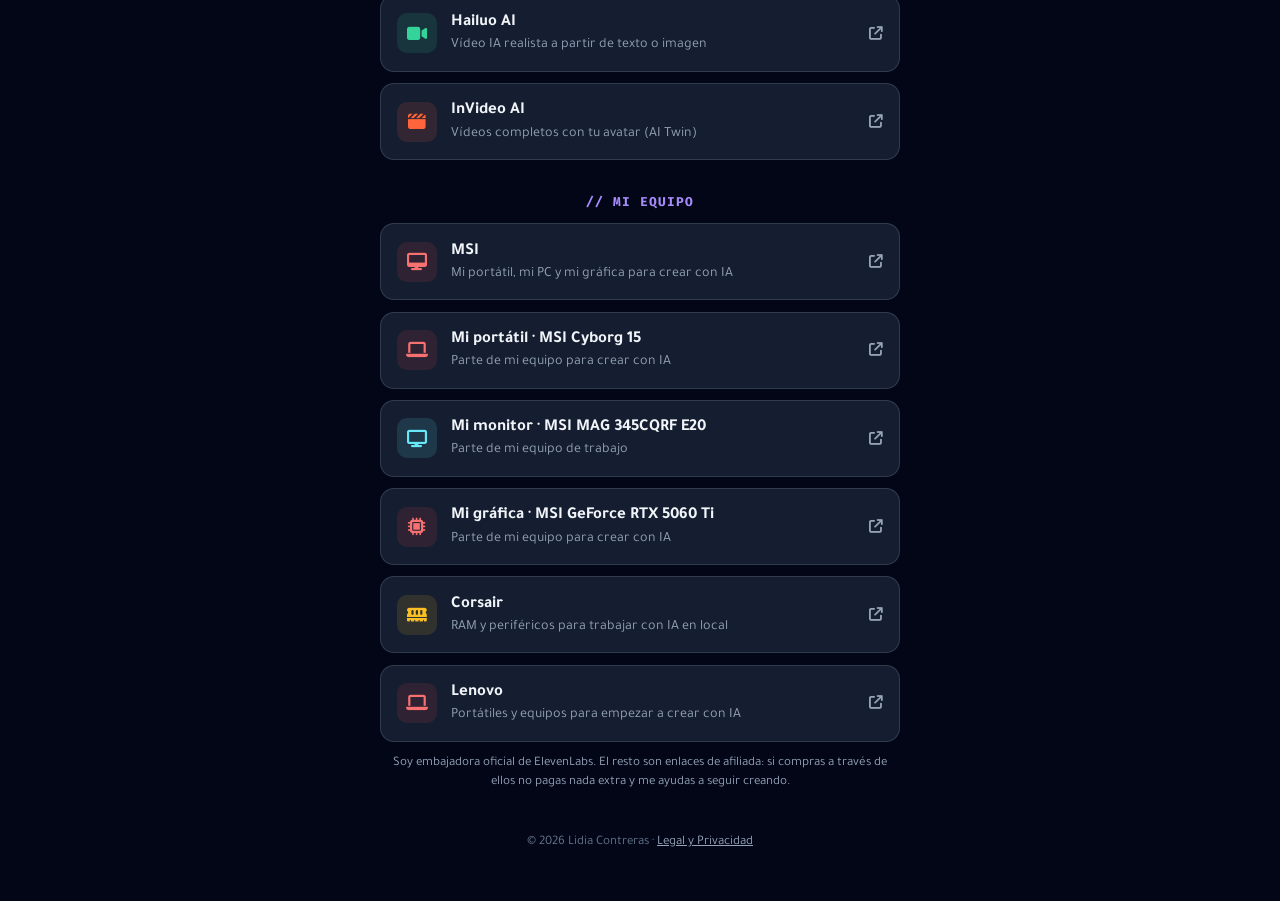
<file: links.html>
<!DOCTYPE html>
<html lang="es">

<head>
    <meta charset="UTF-8">
    <meta name="viewport" content="width=device-width, initial-scale=1.0">
    <meta name='impact-site-verification' value='d52fd5c2-4533-4703-b6af-a96a3c0acf15'>
    <script type="text/javascript">(function(i,m,p,a,c,t){c.ire_o=p;c[p]=c[p]||function(){(c[p].a=c[p].a||[]).push(arguments)};t=a.createElement(m);var z=a.getElementsByTagName(m)[0];t.async=1;t.src=i;z.parentNode.insertBefore(t,z)})('https://utt.impactcdn.com/P-A7159901-d7a4-4b46-9b5f-7fdf935b7a3f1.js','script','impactStat',document,window);impactStat('transformLinks');impactStat('trackImpression');</script>
    <title>Enlaces | Lidia Contreras - LID.IA</title>
    <meta name="description" content="Todos los enlaces de Lidia Contreras: Comunidad LID.IA, vídeos, redes y las herramientas de IA que uso.">
    <link rel="canonical" href="https://lidiaconia.com/links.html">

    <meta property="og:type" content="website">
    <meta property="og:url" content="https://lidiaconia.com/links.html">
    <meta property="og:title" content="Enlaces | Lidia Contreras - LID.IA">
    <meta property="og:description" content="Comunidad LID.IA, vídeos, redes y las herramientas de IA que uso.">
    <meta property="og:image" content="https://lidiaconia.com/assets/lidiaconia.webp">
    <meta property="og:site_name" content="Comunidad LID.IA">
    <meta property="og:locale" content="es_ES">

    <link rel="icon" type="image/webp" href="assets/logo_negro_128.webp">
    <link rel="preconnect" href="https://fonts.googleapis.com">
    <link rel="preconnect" href="https://fonts.gstatic.com" crossorigin>
    <link href="https://fonts.googleapis.com/css2?family=Tajawal:wght@400;500;700;800&family=Fira+Code:wght@500;700&display=swap" rel="stylesheet">
    <link rel="stylesheet" href="https://cdnjs.cloudflare.com/ajax/libs/font-awesome/6.5.2/css/all.min.css">

    <style>
        :root {
            --bg: #0f172a;
            --bg-deep: #020617;
            --card: rgba(30, 41, 59, 0.72);
            --border: rgba(148, 163, 184, 0.22);
            --text: #f1f5f9;
            --muted: #94a3b8;
            --pink: #c084fc;
            --purple: #a78bfa;
            --cyan: #67e8f9;
            --gradient: linear-gradient(135deg, #c084fc 0%, #a78bfa 55%, #67e8f9 100%);
        }

        * { margin: 0; padding: 0; box-sizing: border-box; }

        body {
            min-height: 100vh;
            background:
                radial-gradient(circle at 20% 0%, rgba(192, 132, 252, 0.18), transparent 45%),
                radial-gradient(circle at 90% 30%, rgba(103, 232, 249, 0.12), transparent 40%),
                var(--bg-deep);
            color: var(--text);
            font-family: 'Tajawal', sans-serif;
            line-height: 1.5;
            padding: 2.5rem 16px 3rem;
        }

        .wrap { max-width: 520px; margin: 0 auto; }

        .profile { text-align: center; margin-bottom: 1.75rem; }
        .avatar {
            width: 112px; height: 112px; border-radius: 50%; object-fit: cover;
            padding: 3px; background: var(--gradient);
            box-shadow: 0 0 30px rgba(192, 132, 252, 0.35);
        }
        .profile h1 { font-size: 1.6rem; font-weight: 800; margin-top: 0.9rem; }
        .profile .handle { font-family: 'Fira Code', monospace; color: var(--cyan); font-size: 0.9rem; }
        .profile p.bio { color: var(--muted); margin-top: 0.6rem; font-size: 1rem; }

        .socials { display: flex; justify-content: center; flex-wrap: wrap; gap: 0.5rem; margin-top: 1.1rem; }
        .socials a {
            width: 42px; height: 42px; border-radius: 50%; display: grid; place-items: center;
            color: var(--text); background: var(--card); border: 1px solid var(--border);
            font-size: 1.1rem; text-decoration: none; transition: border-color .2s, color .2s, transform .2s;
        }
        .socials a:hover { color: var(--pink); border-color: var(--pink); transform: translateY(-2px); }

        h2 {
            font-family: 'Fira Code', monospace; font-size: 0.8rem; font-weight: 700; letter-spacing: 0.08em;
            text-transform: uppercase; color: var(--purple); margin: 2rem 0 0.75rem; text-align: center;
        }

        .links { display: flex; flex-direction: column; gap: 0.7rem; }
        .link {
            display: flex; align-items: center; gap: 0.9rem; padding: 0.9rem 1rem; border-radius: 14px;
            background: var(--card); border: 1px solid var(--border); color: var(--text); text-decoration: none;
            transition: border-color .2s, transform .2s, box-shadow .2s;
        }
        .link[hidden] { display: none; }
        .link:hover { border-color: rgba(192, 132, 252, 0.6); transform: translateY(-2px); box-shadow: 0 8px 24px rgba(2, 6, 23, 0.4); }
        .link .ico {
            flex: 0 0 40px; height: 40px; border-radius: 10px; display: grid; place-items: center;
            background: rgba(167, 139, 250, 0.12); color: var(--purple); font-size: 1.1rem;
        }
        .link .txt { flex: 1; min-width: 0; }
        .link .txt strong { display: block; font-size: 1.05rem; font-weight: 700; }
        .link .txt span { display: block; color: var(--muted); font-size: 0.88rem; }
        .link .arrow { color: var(--muted); font-size: 0.85rem; }

        .link.featured { background: var(--gradient); border: none; color: #0f172a; }
        .link.featured .ico { background: rgba(15, 23, 42, 0.15); color: #0f172a; }
        .link.featured .txt span, .link.featured .arrow { color: rgba(15, 23, 42, 0.75); }
        .link.featured:hover { box-shadow: 0 0 30px rgba(192, 132, 252, 0.45); }

        .ico.cyan { background: rgba(103, 232, 249, 0.12); color: var(--cyan); }
        .ico.red { background: rgba(239, 68, 68, 0.12); color: #f87171; }
        .ico.orange { background: rgba(255, 100, 60, 0.12); color: #ff643c; }
        .ico.green { background: rgba(52, 211, 153, 0.12); color: #34d399; }
        .ico.pink { background: rgba(255, 126, 179, 0.12); color: #ff7eb3; }
        .link.ambassador { border-color: rgba(230, 195, 106, 0.45); background: linear-gradient(135deg, rgba(230, 195, 106, 0.08), rgba(30, 41, 59, 0.72) 60%); }
        .link.ambassador:hover { border-color: rgba(230, 195, 106, 0.85); box-shadow: 0 0 24px rgba(230, 195, 106, 0.18); }
        .amb-badge {
            font-style: normal; font-family: 'Fira Code', monospace; font-size: 0.65rem; font-weight: 700; letter-spacing: 0.05em;
            text-transform: uppercase; color: #e6c36a; border: 1px solid rgba(230, 195, 106, 0.5); background: rgba(230, 195, 106, 0.1);
            padding: 0.1rem 0.45rem; border-radius: 999px; margin-left: 0.4rem; vertical-align: middle; white-space: nowrap;
        }
        h2.gold { color: #e6c36a; }
        .ico.yellow { background: rgba(251, 191, 36, 0.12); color: #fbbf24; }

        .disclosure { color: var(--muted); font-size: 0.82rem; text-align: center; margin-top: 0.75rem; }

        footer { text-align: center; margin-top: 2.5rem; color: #64748b; font-size: 0.82rem; }
        footer a { color: var(--muted); }
    </style>
</head>

<body>
    <main class="wrap">

        <header class="profile">
            <img src="assets/lidiaconia_256.webp" alt="Lidia Contreras" class="avatar" width="112" height="112">
            <h1>Lidia Contreras</h1>
            <div class="handle">@lidiaconia</div>
            <p class="bio">Doctora en Inform&aacute;tica. Te ense&ntilde;o a crear tu avatar e influencer con IA, paso a paso.</p>
            <nav class="socials" aria-label="Redes sociales">
                <a href="https://www.tiktok.com/@lidiaconia" target="_blank" rel="noopener noreferrer" aria-label="TikTok"><i class="fa-brands fa-tiktok"></i></a>
                <a href="https://www.instagram.com/lidia.conia" target="_blank" rel="noopener noreferrer" aria-label="Instagram"><i class="fa-brands fa-instagram"></i></a>
                <a href="https://www.youtube.com/@lidiaconia" target="_blank" rel="noopener noreferrer" aria-label="YouTube"><i class="fa-brands fa-youtube"></i></a>
                <a href="https://www.linkedin.com/in/lidiaconia" target="_blank" rel="noopener noreferrer" aria-label="LinkedIn"><i class="fa-brands fa-linkedin"></i></a>
                <a href="https://x.com/lidiaconia" target="_blank" rel="noopener noreferrer" aria-label="X (Twitter)"><i class="fa-brands fa-x-twitter"></i></a>
                <a href="https://www.twitch.tv/lidiaconia" target="_blank" rel="noopener noreferrer" aria-label="Twitch"><i class="fa-brands fa-twitch"></i></a>
            </nav>
        </header>

        <div class="links">
            <a class="link featured" href="index.html#waitlist">
                <span class="ico"><i class="fa-solid fa-users"></i></span>
                <span class="txt"><strong>Comunidad LID.IA</strong><span>&Uacute;nete a la lista de espera con precio de fundador/a</span></span>
                <i class="fa-solid fa-arrow-right arrow"></i>
            </a>
            <a class="link" href="recursos/">
                <span class="ico cyan"><i class="fa-solid fa-gift"></i></span>
                <span class="txt"><strong>Recursos gratis</strong><span>Tutoriales y prompts: &laquo;Disfr&aacute;zate con IA&raquo; y m&aacute;s</span></span>
                <i class="fa-solid fa-arrow-right arrow"></i>
            </a>
            <a class="link" href="https://www.youtube.com/watch?v=jfeq8kR1Dio" target="_blank" rel="noopener noreferrer">
                <span class="ico red"><i class="fa-brands fa-youtube"></i></span>
                <span class="txt"><strong>Mira el v&iacute;deo del curso</strong><span>Crea tu propio avatar con IA</span></span>
                <i class="fa-solid fa-arrow-up-right-from-square arrow"></i>
            </a>
            <a class="link" href="index.html">
                <span class="ico cyan"><i class="fa-solid fa-globe"></i></span>
                <span class="txt"><strong>Mi web</strong><span>El curso, los m&oacute;dulos y los planes</span></span>
                <i class="fa-solid fa-arrow-right arrow"></i>
            </a>
            <a class="link" href="https://open.spotify.com/album/3ulMsVDSyFc16UDPUoKPQ0" target="_blank" rel="noopener noreferrer">
                <span class="ico green"><i class="fa-brands fa-spotify"></i></span>
                <span class="txt"><strong>Nyxia &middot; Origen</strong><span>El nuevo disco, ya en Spotify</span></span>
                <i class="fa-solid fa-arrow-up-right-from-square arrow"></i>
            </a>
            <a class="link" href="https://music.youtube.com/playlist?list=OLAK5uy_mQ6HNKv_82Sew4oBo6pC4UqBiyja3xT_o" target="_blank" rel="noopener noreferrer">
                <span class="ico red"><i class="fa-brands fa-youtube"></i></span>
                <span class="txt"><strong>Nyxia &middot; Origen en YouTube Music</strong><span>Esc&uacute;chalo tambi&eacute;n en YouTube Music</span></span>
                <i class="fa-solid fa-arrow-up-right-from-square arrow"></i>
            </a>
        </div>

        <h2>// Recursos gratis</h2>
        <div class="links">
            <!-- Solo los dos últimos recursos publicados, el más nuevo primero -->
            <a class="link" href="recursos/animacion/">
                <span class="ico cyan"><i class="fa-solid fa-wand-magic-sparkles"></i></span>
                <span class="txt"><strong>Haz una animaci&oacute;n con Claude</strong><span>Gu&iacute;a gratis en PDF &middot; sin programar</span></span>
                <i class="fa-solid fa-arrow-right arrow"></i>
            </a>
            <a class="link" href="recursos/fuego/">
                <span class="ico orange"><i class="fa-solid fa-fire"></i></span>
                <span class="txt"><strong>Nyxia quema un comentario hater</strong><span>Los 3 prompts: imagen, v&iacute;deo y voz</span></span>
                <i class="fa-solid fa-arrow-right arrow"></i>
            </a>
        </div>

        <h2 class="gold">// Soy embajadora de</h2>
        <div class="links">
            <a class="link ambassador" href="https://try.elevenlabs.io/dd23u6m4sdub" target="_blank" rel="sponsored noopener noreferrer">
                <span class="ico yellow"><i class="fa-solid fa-microphone-lines"></i></span>
                <span class="txt"><strong>ElevenLabs <em class="amb-badge"><i class="fa-solid fa-award"></i> Embajadora</em></strong><span>Clona tu voz o crea la de tu avatar</span></span>
                <i class="fa-solid fa-arrow-up-right-from-square arrow"></i>
            </a>
        </div>

        <h2>// Otras herramientas que uso</h2>
        <div class="links">
            <a class="link" href="https://klingaiaffiliate.pxf.io/L0DrEV" target="_blank" rel="sponsored noopener noreferrer">
                <span class="ico cyan"><i class="fa-solid fa-film"></i></span>
                <span class="txt"><strong>Kling AI</strong><span>V&iacute;deo con IA y motion control</span></span>
                <i class="fa-solid fa-arrow-up-right-from-square arrow"></i>
            </a>
            <a class="link" href="https://suno.pxf.io/5kAX5N" target="_blank" rel="sponsored noopener noreferrer">
                <span class="ico"><i class="fa-solid fa-music"></i></span>
                <span class="txt"><strong>Suno</strong><span>M&uacute;sica con IA para tus v&iacute;deos</span></span>
                <i class="fa-solid fa-arrow-up-right-from-square arrow"></i>
            </a>
            <a class="link" href="https://motivaiprivatelimited.sjv.io/7XyWbg?subId1=links" target="_blank" rel="sponsored noopener noreferrer">
                <span class="ico cyan"><i class="fa-solid fa-wand-magic-sparkles"></i></span>
                <span class="txt"><strong>PixVerse</strong><span>V&iacute;deo IA con acabado cinematogr&aacute;fico</span></span>
                <i class="fa-solid fa-arrow-up-right-from-square arrow"></i>
            </a>
            <a class="link" href="https://hailuoai.pxf.io/1Gdnb9" target="_blank" rel="sponsored noopener noreferrer">
                <span class="ico green"><i class="fa-solid fa-video"></i></span>
                <span class="txt"><strong>Hailuo AI</strong><span>V&iacute;deo IA realista a partir de texto o imagen</span></span>
                <i class="fa-solid fa-arrow-up-right-from-square arrow"></i>
            </a>
            <a class="link" href="https://invideo.sjv.io/E0ynXW" target="_blank" rel="sponsored noopener noreferrer">
                <span class="ico orange"><i class="fa-solid fa-clapperboard"></i></span>
                <span class="txt"><strong>InVideo AI</strong><span>V&iacute;deos completos con tu avatar (AI Twin)</span></span>
                <i class="fa-solid fa-arrow-up-right-from-square arrow"></i>
            </a>
        </div>

        <h2>// Mi equipo</h2>
        <div class="links">
            <a class="link" href="https://www.awin1.com/cread.php?awinmid=121410&amp;awinaffid=3107674&amp;ued=https%3A%2F%2Fes-store.msi.com%2F" target="_blank" rel="sponsored noopener noreferrer">
                <span class="ico red"><i class="fa-solid fa-desktop"></i></span>
                <span class="txt"><strong>MSI</strong><span>Mi port&aacute;til, mi PC y mi gr&aacute;fica para crear con IA</span></span>
                <i class="fa-solid fa-arrow-up-right-from-square arrow"></i>
            </a>
            <a class="link" href="https://www.awin1.com/cread.php?awinmid=121410&amp;awinaffid=3107674&amp;ued=https%3A%2F%2Fes-store.msi.com%2Fproducts%2Fcyborg-15-b13wfkg-810xes-portatiles" target="_blank" rel="sponsored noopener noreferrer">
                <span class="ico red"><i class="fa-solid fa-laptop"></i></span>
                <span class="txt"><strong>Mi port&aacute;til &middot; MSI Cyborg 15</strong><span>Parte de mi equipo para crear con IA</span></span>
                <i class="fa-solid fa-arrow-up-right-from-square arrow"></i>
            </a>
            <a class="link" href="https://www.awin1.com/cread.php?awinmid=121410&amp;awinaffid=3107674&amp;ued=https%3A%2F%2Fes-store.msi.com%2Fproducts%2Fmag-345cqrf-e20-monitores-gaming" target="_blank" rel="sponsored noopener noreferrer">
                <span class="ico cyan"><i class="fa-solid fa-display"></i></span>
                <span class="txt"><strong>Mi monitor &middot; MSI MAG 345CQRF E20</strong><span>Parte de mi equipo de trabajo</span></span>
                <i class="fa-solid fa-arrow-up-right-from-square arrow"></i>
            </a>
            <a class="link" href="https://www.awin1.com/cread.php?awinmid=121410&amp;awinaffid=3107674&amp;ued=https%3A%2F%2Fes-store.msi.com%2Fcollections%2Ftarjetas-graficas-nvidia-rtx-5060-ti" target="_blank" rel="sponsored noopener noreferrer">
                <span class="ico red"><i class="fa-solid fa-microchip"></i></span>
                <span class="txt"><strong>Mi gr&aacute;fica &middot; MSI GeForce RTX 5060 Ti</strong><span>Parte de mi equipo para crear con IA</span></span>
                <i class="fa-solid fa-arrow-up-right-from-square arrow"></i>
            </a>
            <a class="link" href="https://go.corsair.com/c/7159901/1928136/8513" target="_blank" rel="sponsored noopener noreferrer">
                <span class="ico yellow"><i class="fa-solid fa-memory"></i></span>
                <span class="txt"><strong>Corsair</strong><span>RAM y perif&eacute;ricos para trabajar con IA en local</span></span>
                <i class="fa-solid fa-arrow-up-right-from-square arrow"></i>
            </a>
            <a class="link" href="https://lenovo.evyy.net/1GMv4z" target="_blank" rel="sponsored noopener noreferrer">
                <span class="ico red"><i class="fa-solid fa-laptop"></i></span>
                <span class="txt"><strong>Lenovo</strong><span>Port&aacute;tiles y equipos para empezar a crear con IA</span></span>
                <i class="fa-solid fa-arrow-up-right-from-square arrow"></i>
            </a>
        </div>

        <p class="disclosure">Soy embajadora oficial de ElevenLabs. El resto son enlaces de afiliada: si compras a trav&eacute;s de ellos no pagas nada extra y me ayudas a seguir creando.</p>

        <footer>
            &copy; 2026 Lidia Contreras &middot; <a href="legal.html">Legal y Privacidad</a>
        </footer>
    </main>
    <script>
        (function () {
            // Un enlace con data-publish (y hidden) aparece a partir de esa fecha, o antes con ?preview
            document.querySelectorAll('.link[data-publish]').forEach(function (l) {
                if (Date.now() >= new Date(l.dataset.publish).getTime() || /[?&]preview\b/.test(location.search)) l.hidden = false;
            });
        })();
    </script>
    <!-- Cloudflare Web Analytics --><script type='module' src='https://static.cloudflareinsights.com/beacon.min.js' data-cf-beacon='{"token": "f8934614dd854373b2e4546ebebf8414"}'></script><!-- End Cloudflare Web Analytics -->
</body>

</html>
</file>
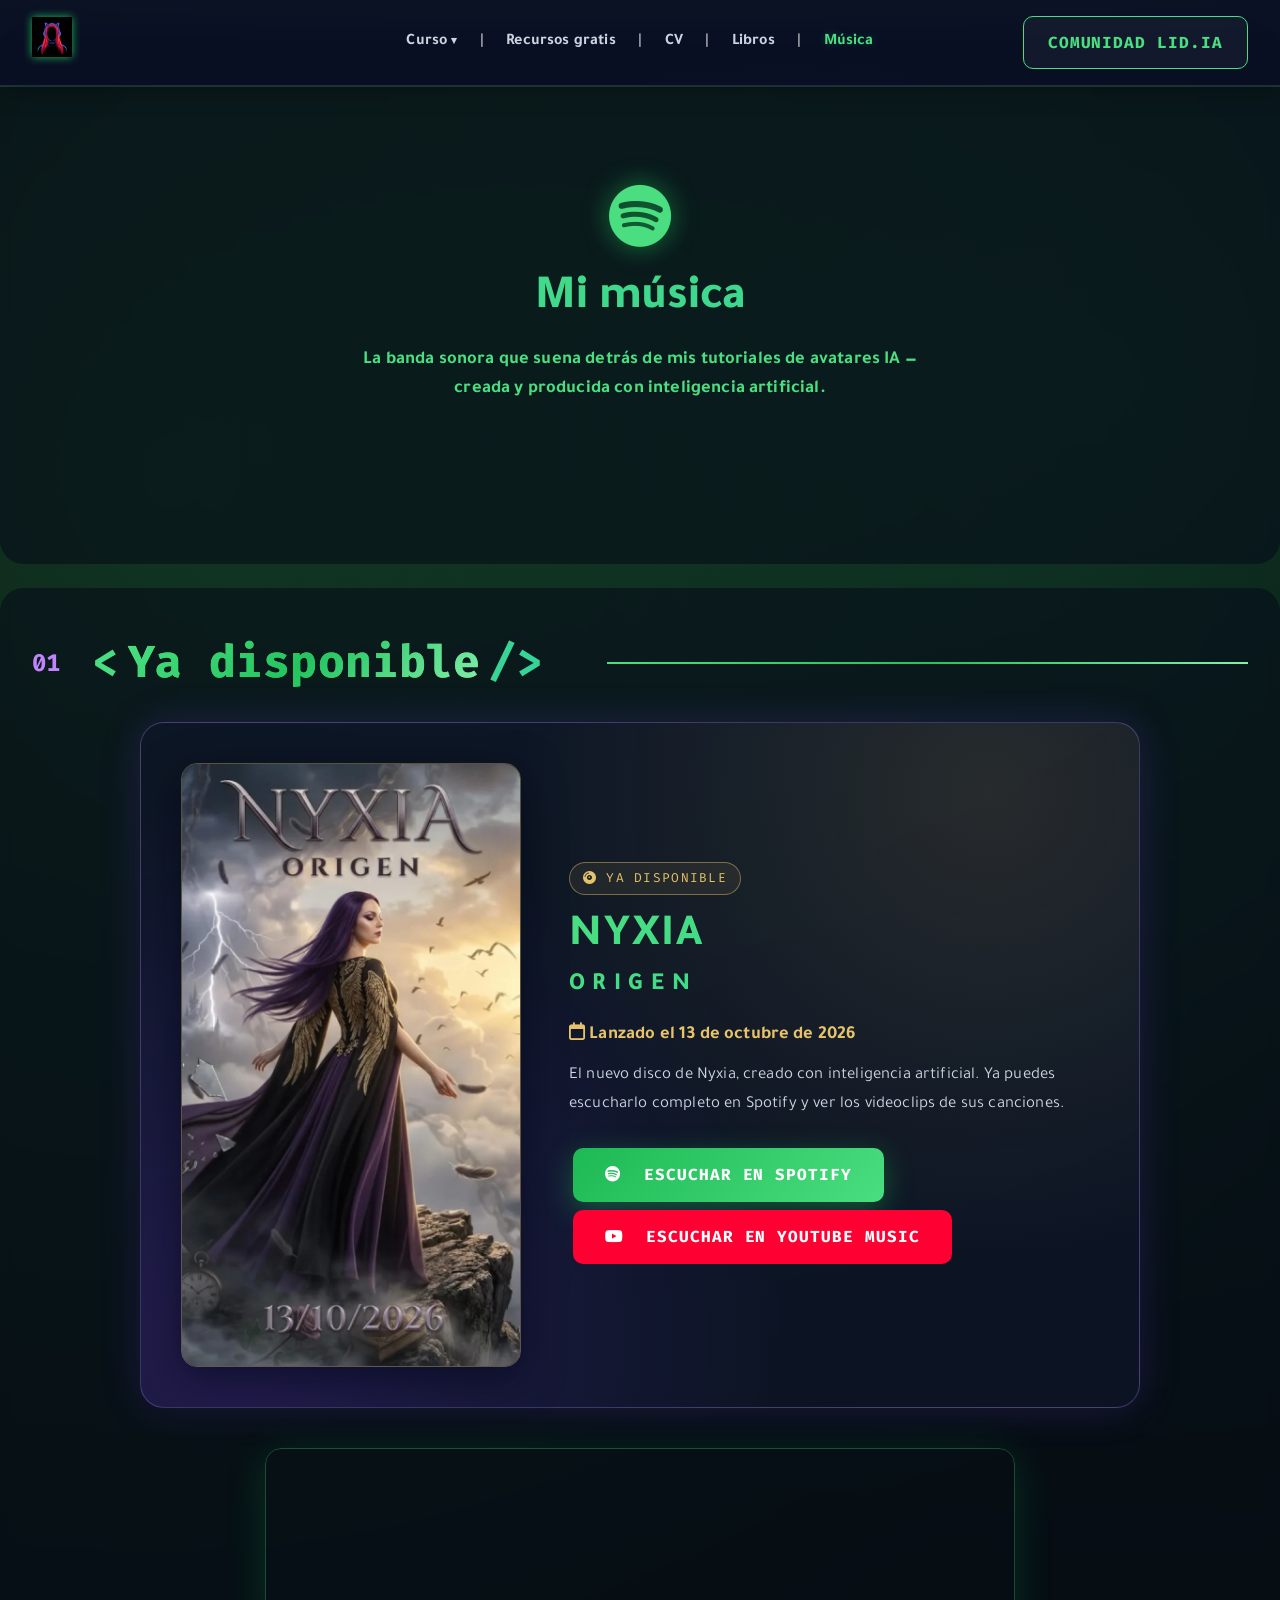
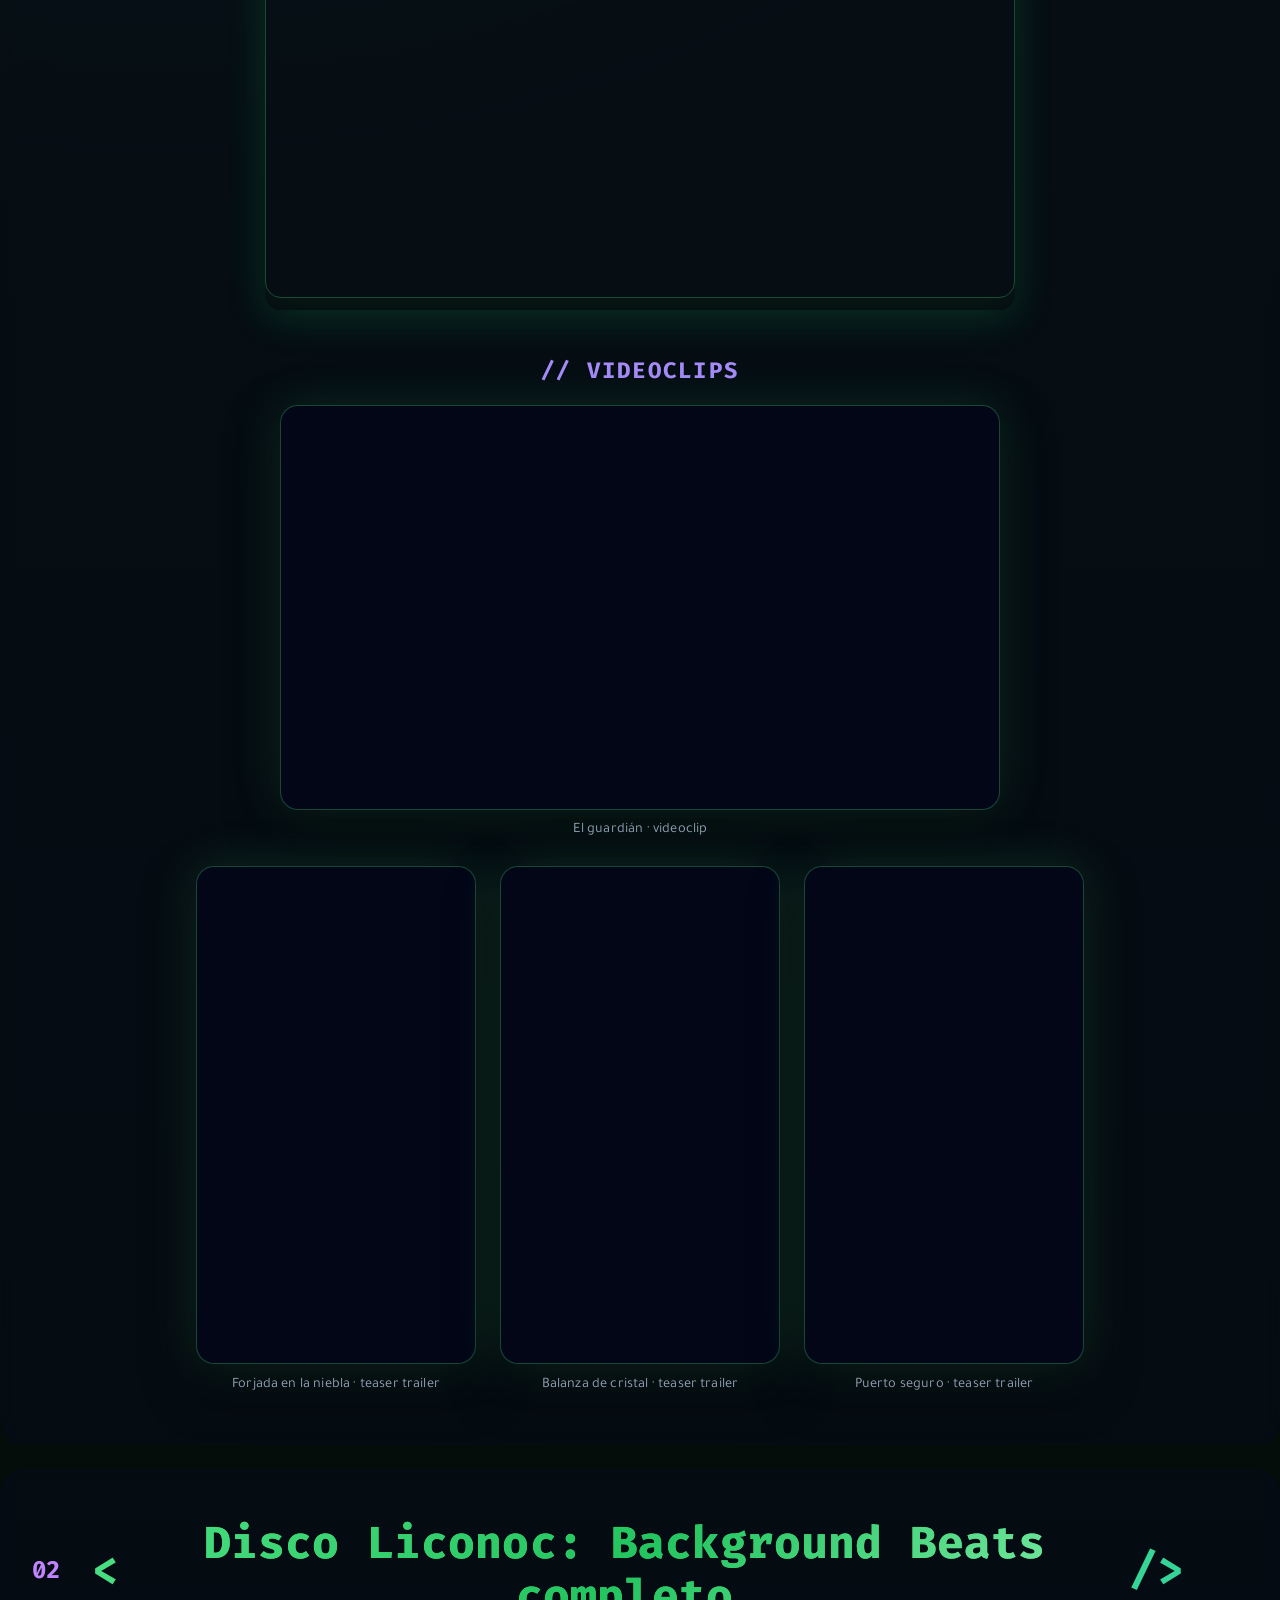
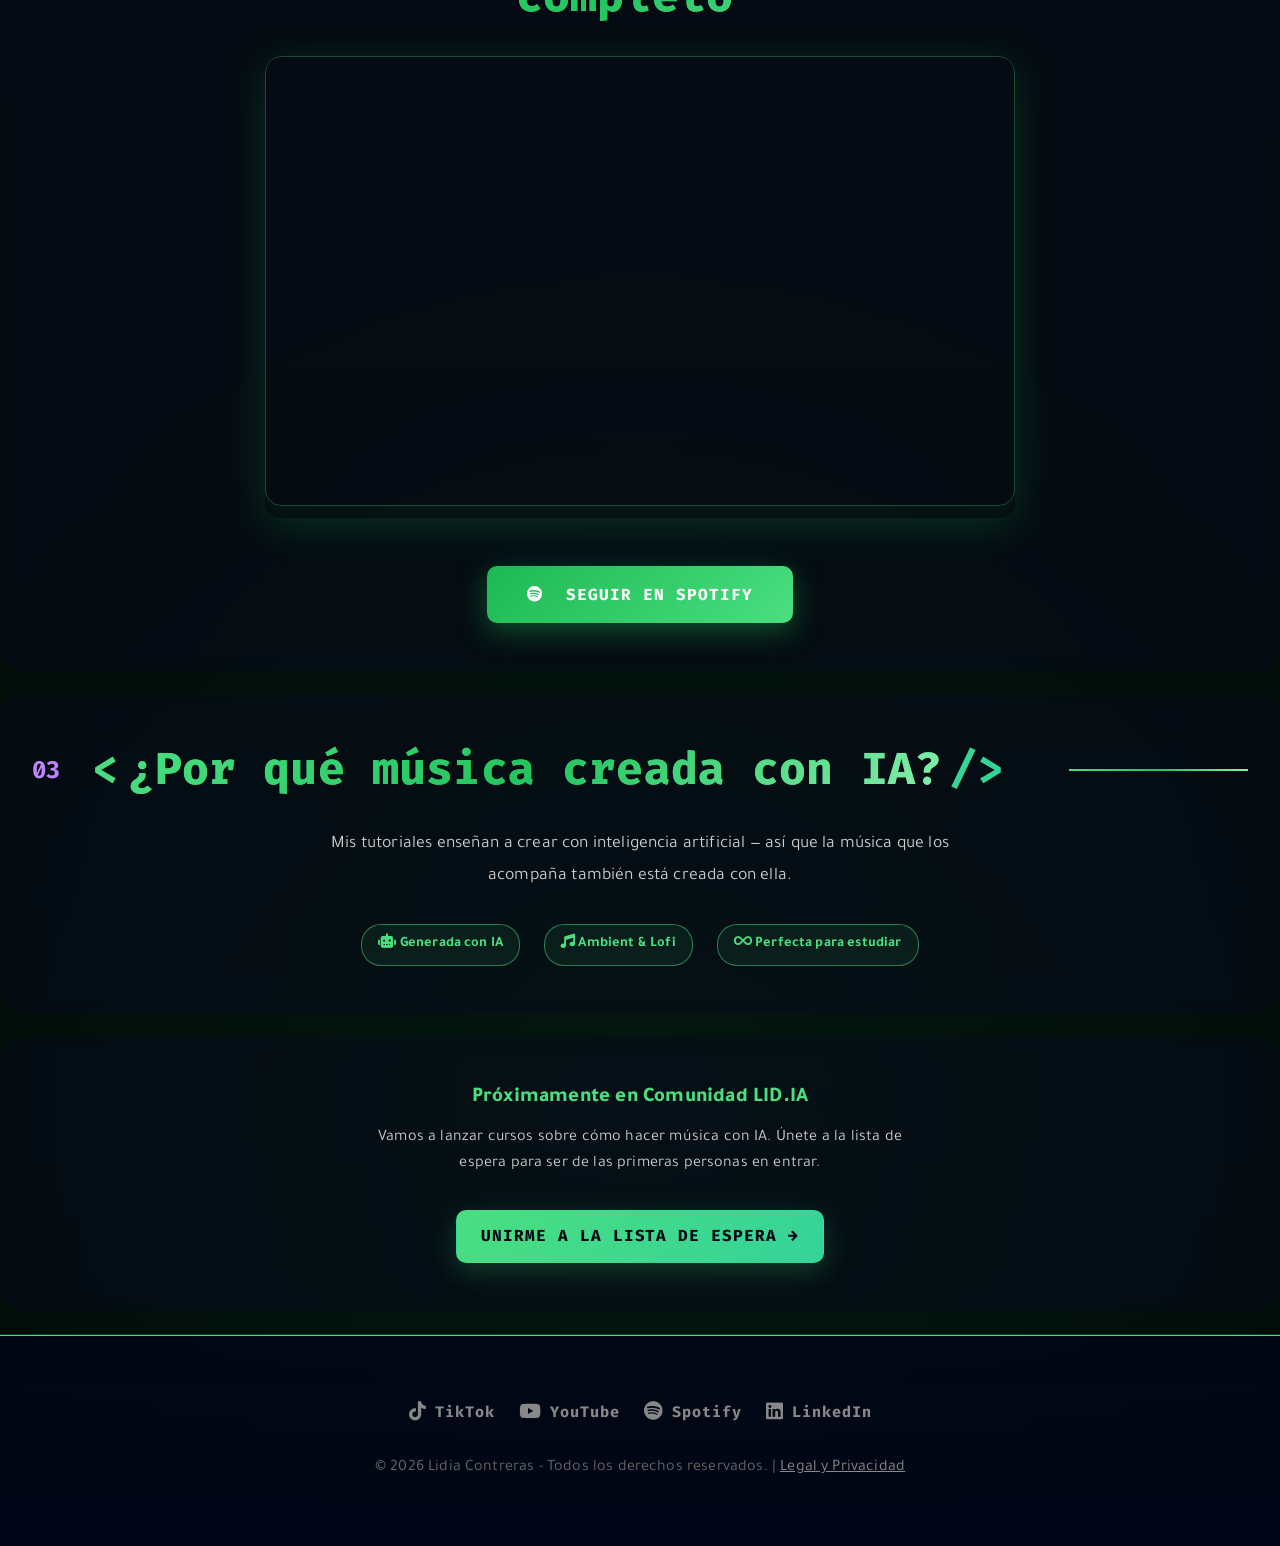
<file: musica.html>
<!DOCTYPE html>
<html lang="es">
<head>
    <meta charset="UTF-8">
    <meta name="viewport" content="width=device-width, initial-scale=1.0">
    <title>Música | LID.IA by Lidia Contreras</title>
    <meta name="description" content="Origen, el nuevo disco de Nyxia creado con IA, ya disponible en Spotify desde el 13 de octubre de 2026. Escúchalo y mira los videoclips.">

    <!-- Canonical -->
    <link rel="canonical" href="https://lidiaconia.com/musica.html">

    <!-- Open Graph -->
    <meta property="og:title" content="Nyxia · Origen | Ya disponible en Spotify">
    <meta property="og:description" content="El nuevo disco de Nyxia, creado con IA, ya disponible. Escúchalo y mira los videoclips.">
    <meta property="og:image" content="https://lidiaconia.com/assets/musica/nyxia-origen/origen-og.jpg">
    <meta property="og:url" content="https://lidiaconia.com/musica.html">
    <meta property="og:type" content="website">
    <meta property="og:locale" content="es_ES">
    <meta property="og:site_name" content="Comunidad LID.IA">

    <!-- Twitter / X Cards -->
    <meta name="twitter:card" content="summary_large_image">
    <meta name="twitter:site" content="@lidiaconia">
    <meta name="twitter:title" content="Nyxia · Origen | Ya disponible en Spotify">
    <meta name="twitter:description" content="El nuevo disco de Nyxia, creado con IA, ya disponible. Escúchalo y mira los videoclips.">
    <meta name="twitter:image" content="https://lidiaconia.com/assets/musica/nyxia-origen/origen-og.jpg">

    <!-- Robots -->
    <meta name="robots" content="index, follow">
    <meta name="author" content="Lidia Contreras">

    <!-- JSON-LD -->
    <script type="application/ld+json">
    {
      "@context": "https://schema.org",
      "@type": "WebPage",
      "name": "Música LID.IA | Lidia Contreras",
      "description": "Música generativa creada con IA. La banda sonora de los tutoriales de avatares IA de Lidia Contreras, disponible en Spotify.",
      "url": "https://lidiaconia.com/musica.html",
      "author": {
        "@type": "Person",
        "name": "Lidia Contreras",
        "url": "https://lidiaconia.com/"
      }
    }
    </script>

    <!-- Favicon -->
    <link rel="icon" type="image/webp" href="assets/logo_negro_128.webp">

    <!-- Google Fonts -->
    <link rel="preconnect" href="https://fonts.googleapis.com">
    <link rel="preconnect" href="https://fonts.gstatic.com" crossorigin>
    <link href="https://fonts.googleapis.com/css2?family=Tajawal:wght@400;500;700;800;900&family=Fira+Code:wght@400;500;700&display=swap" rel="stylesheet">
    <!-- FontAwesome Icons -->
    <link rel="stylesheet" href="https://cdnjs.cloudflare.com/ajax/libs/font-awesome/6.5.2/css/all.min.css">
    <link rel="stylesheet" href="styles.css?v=20261103a">
</head>
<body class="theme-music">
    <canvas id="particleCanvas"></canvas>

    <header class="sticky-header">
        <div class="header-container">
            <div class="logo">
                <a href="index.html"><img src="assets/logo_negro_128.webp" alt="Lidia Contreras Logo" style="filter: drop-shadow(0 0 4px #1DB954);"></a>
            </div>
            <button class="hamburger" aria-label="Abrir menú" aria-expanded="false">
                <span></span>
                <span></span>
                <span></span>
            </button>
            <nav class="center-menu">
                <div class="nav-dropdown">
                    <a href="index.html" class="nav-dropdown-trigger">Curso <span class="nav-caret">&#9662;</span></a>
                    <div class="nav-dropdown-panel">
                        <a href="index.html#comunidad">La Comunidad</a>
                        <a href="index.html#inside">Qu&eacute; incluye</a>
                        <a href="index.html#scroll-modulos">Los M&oacute;dulos</a>
                        <a href="index.html#tiers">Planes y precios</a>
                        <a href="index.html#recursos">Recursos</a>
                        <a href="index.html#waitlist">Lista de espera</a>
                    </div>
                </div> |
                <a href="recursos/">Recursos gratis</a> |
                <a href="cv.html">CV</a> |
                <a href="libros.html">Libros</a> |
                <a href="musica.html" style="color: #1DB954; text-shadow: 0 0 10px #1DB954;">Música</a>
            </nav>
            <a href="index.html#waitlist" class="btn skool-btn-nav">Comunidad LID.IA</a>
        </div>
        <nav class="mobile-menu">
            <div class="mobile-nav-group">
            <button class="mobile-nav-trigger" aria-expanded="false">Curso <span class="nav-caret">&#9662;</span></button>
            <div class="mobile-nav-submenu">
                <a href="index.html#comunidad">La Comunidad</a>
                <a href="index.html#inside">Qu&eacute; incluye</a>
                <a href="index.html#scroll-modulos">Los M&oacute;dulos</a>
                <a href="index.html#tiers">Planes y precios</a>
                <a href="index.html#recursos">Recursos</a>
                <a href="index.html#waitlist">Lista de espera</a>
            </div>
        </div>
            <a href="recursos/">Recursos gratis</a>
            <a href="cv.html">CV</a>
            <a href="libros.html">Libros</a>
            <a href="musica.html" style="color: #1DB954; text-shadow: 0 0 10px #1DB954;">Música</a>
            <a href="index.html#waitlist" class="btn skool-btn-nav" style="display: block; text-align: center;">Comunidad LID.IA</a>
        </nav>
    </header>

    <main>
        <!-- HERO -->
        <section class="hero" style="flex-direction: column; padding-top: 120px; min-height: 60vh;">
            <div class="hero-content">
                <i class="fa-brands fa-spotify" style="font-size: 4rem; color: #1DB954; margin-bottom: 1.5rem; filter: drop-shadow(0 0 12px rgba(29, 185, 84, 0.6));"></i>
                <h1 class="orbitron" style="font-size: clamp(2rem, 4vw, 3rem); color: var(--text);">Mi música</h1>
                <p class="subtitle inter" style="color: #1DB954; font-weight: 600; max-width: 600px; margin: 1rem auto;">La banda sonora que suena detrás de mis tutoriales de avatares IA &mdash; creada y producida con inteligencia artificial.</p>
            </div>
        </section>

        <!-- NUEVO LANZAMIENTO: NYXIA · ORIGEN -->
        <section id="origen" class="process-section">
            <div class="section-header">
                <span class="section-number">01</span>
                <h2 class="section-title">
                    <span class="title-bracket">&lt;</span>
                    <span class="title-text">Ya disponible</span>
                    <span class="title-bracket">/&gt;</span>
                </h2>
                <div class="section-line"></div>
            </div>

            <div class="nyxia-release">
                <img src="assets/musica/nyxia-origen/origen-portada.webp" alt="Portada de Origen, el nuevo disco de Nyxia" class="nyxia-release-cover" width="720" height="1280" loading="lazy">
                <div>
                    <span class="nyxia-release-badge"><i class="fa-solid fa-compact-disc"></i> Ya disponible</span>
                    <h2 class="orbitron">NYXIA<span>ORIGEN</span></h2>
                    <p class="nyxia-release-date inter"><i class="fa-regular fa-calendar"></i> Lanzado el 13 de octubre de 2026</p>
                    <p class="nyxia-release-text inter">El nuevo disco de Nyxia, creado con inteligencia artificial. Ya puedes escucharlo completo en Spotify y ver los videoclips de sus canciones.</p>
                    <a href="https://open.spotify.com/album/3ulMsVDSyFc16UDPUoKPQ0" target="_blank" rel="noopener noreferrer" class="btn" style="background: #1DB954; color: white; border: none; padding: 0.9rem 2rem; font-size: 1rem; margin: 0.25rem;">
                        <i class="fa-brands fa-spotify"></i>&nbsp; Escuchar en Spotify
                    </a>
                    <a href="https://music.youtube.com/playlist?list=OLAK5uy_mQ6HNKv_82Sew4oBo6pC4UqBiyja3xT_o" target="_blank" rel="noopener noreferrer" class="btn" style="background: #ff0033; color: white; border: none; padding: 0.9rem 2rem; font-size: 1rem; margin: 0.25rem;">
                        <i class="fa-brands fa-youtube"></i>&nbsp; Escuchar en YouTube Music
                    </a>
                </div>
            </div>

            <!-- Spotify Album Embed: Nyxia · Origen -->
            <div style="max-width: 750px; margin: 2.5rem auto 1.5rem; border-radius: 16px; overflow: hidden; box-shadow: 0 8px 40px rgba(29, 185, 84, 0.2);">
                <iframe
                    src="https://open.spotify.com/embed/album/3ulMsVDSyFc16UDPUoKPQ0?utm_source=generator&theme=0"
                    width="100%"
                    height="450"
                    frameborder="0"
                    allowfullscreen=""
                    allow="autoplay; clipboard-write; encrypted-media; fullscreen; picture-in-picture"
                    loading="lazy"
                    title="Nyxia · Origen en Spotify"
                    style="border-radius: 16px;">
                </iframe>
            </div>

            <!-- Videoclips: añadir un <figure class="nyxia-teaser"> por cada nuevo videoclip -->
            <div class="nyxia-teasers">
                <h3>// Videoclips</h3>
                <div class="nyxia-teaser-grid">
                    <figure class="nyxia-teaser nyxia-teaser-wide">
                        <iframe src="https://www.youtube-nocookie.com/embed/vOK_UCl3DGo" title="Nyxia · El guardián (videoclip)" loading="lazy" allow="accelerometer; encrypted-media; picture-in-picture; fullscreen" allowfullscreen></iframe>
                        <figcaption class="inter">El guardi&aacute;n &middot; videoclip</figcaption>
                    </figure>
                    <figure class="nyxia-teaser">
                        <iframe src="https://www.youtube-nocookie.com/embed/9KgMK8a_zZc" title="Nyxia · Forjada en la niebla (teaser trailer)" loading="lazy" allow="accelerometer; encrypted-media; picture-in-picture; fullscreen" allowfullscreen></iframe>
                        <figcaption class="inter">Forjada en la niebla &middot; teaser trailer</figcaption>
                    </figure>
                    <figure class="nyxia-teaser">
                        <iframe src="https://www.youtube-nocookie.com/embed/VDI_1dobEOc" title="Nyxia · Balanza de cristal (teaser trailer)" loading="lazy" allow="accelerometer; encrypted-media; picture-in-picture; fullscreen" allowfullscreen></iframe>
                        <figcaption class="inter">Balanza de cristal &middot; teaser trailer</figcaption>
                    </figure>
                    <figure class="nyxia-teaser">
                        <iframe src="https://www.youtube-nocookie.com/embed/gxmyuwFWZaM" title="Nyxia · Puerto seguro (teaser trailer)" loading="lazy" allow="accelerometer; encrypted-media; picture-in-picture; fullscreen" allowfullscreen></iframe>
                        <figcaption class="inter">Puerto seguro &middot; teaser trailer</figcaption>
                    </figure>
                </div>
            </div>
        </section>

        <!-- REPRODUCTOR PRINCIPAL -->
        <section class="process-section text-center">
            <div class="section-header">
                    <span class="section-number">02</span>
                    <h2 class="section-title">
                        <span class="title-bracket">&lt;</span>
                        <span class="title-text">Disco Liconoc: Background Beats completo</span>
                        <span class="title-bracket">/&gt;</span>
                    </h2>
                    <div class="section-line"></div>
                </div>

            <!-- Spotify Artist Embed -->
            <div style="max-width: 750px; margin: 0 auto 3rem; border-radius: 16px; overflow: hidden; box-shadow: 0 8px 40px rgba(29, 185, 84, 0.2);">
                <iframe
                    src="https://open.spotify.com/embed/artist/3xxnBxkZl8PzXotITa5KZb?utm_source=generator&theme=0"
                    width="100%"
                    height="450"
                    frameborder="0"
                    allowfullscreen=""
                    allow="autoplay; clipboard-write; encrypted-media; fullscreen; picture-in-picture"
                    loading="lazy"
                    style="border-radius: 16px;">
                </iframe>
            </div>

            <a href="https://open.spotify.com/intl-es/artist/3xxnBxkZl8PzXotITa5KZb" target="_blank" rel="noopener noreferrer" class="btn" style="background: #1DB954; color: white; border: none; padding: 1rem 2.5rem; font-size: 1rem; box-shadow: 0 4px 20px rgba(29, 185, 84, 0.4);">
                <i class="fa-brands fa-spotify"></i>&nbsp; Seguir en Spotify
            </a>
        </section>

        <!-- POR QUÉ ESTA MÚSICA -->
        <section class="process-section">
            <div class="section-header">
                <span class="section-number">03</span>
                <h2 class="section-title">
                    <span class="title-bracket">&lt;</span>
                    <span class="title-text">¿Por qué música creada con IA?</span>
                    <span class="title-bracket">/&gt;</span>
                </h2>
                <div class="section-line"></div>
            </div>
            <p class="inter" style="color: #ccc; max-width: 650px; margin: 0 auto 2rem; font-size: 1.1rem; line-height: 1.8; text-align: center;">
                Mis tutoriales enseñan a crear con inteligencia artificial &mdash; así que la música que los acompaña también está creada con ella.
            </p>
            <div style="display: flex; gap: 1.5rem; flex-wrap: wrap; justify-content: center;">
                <span class="service-tag" style="border-color: rgba(29, 185, 84, 0.5); color: #1DB954;"><i class="fa-solid fa-robot"></i> Generada con IA</span>
                <span class="service-tag" style="border-color: rgba(29, 185, 84, 0.5); color: #1DB954;"><i class="fa-solid fa-music"></i> Ambient &amp; Lofi</span>
                <span class="service-tag" style="border-color: rgba(29, 185, 84, 0.5); color: #1DB954;"><i class="fa-solid fa-infinity"></i> Perfecta para estudiar</span>
            </div>
        </section>

        <!-- CTA ENLACE AL CURSO -->
        <section class="process-section text-center">
            <h3 class="orbitron" style="color: var(--page-primary); margin-bottom: 1rem; font-size: 1.3rem;">Pr&oacute;ximamente en Comunidad LID.IA</h3>
            <p class="inter" style="color: #ccc; margin-bottom: 2rem; max-width: 560px; margin-left: auto; margin-right: auto;">Vamos a lanzar cursos sobre c&oacute;mo hacer m&uacute;sica con IA. &Uacute;nete a la lista de espera para ser de las primeras personas en entrar.</p>
            <a href="index.html#waitlist" class="btn primary-btn">Unirme a la lista de espera &rarr;</a>
        </section>
    </main>

    <footer class="text-center" style="padding: 4rem 2rem; display: flex; flex-direction: column; align-items: center; gap: 2rem;">
        <div class="footer-socials" style="display: flex; gap: 1.5rem; flex-wrap: wrap; justify-content: center;">
            <a href="https://www.tiktok.com/@lidiaconia" target="_blank" rel="noopener noreferrer" class="footer-link tiktok"><i class="fa-brands fa-tiktok"></i> TikTok</a>
            <a href="https://www.youtube.com/@lidiaconia" target="_blank" rel="noopener noreferrer" class="footer-link youtube"><i class="fa-brands fa-youtube"></i> YouTube</a>
            <a href="https://open.spotify.com/intl-es/artist/3xxnBxkZl8PzXotITa5KZb" target="_blank" rel="noopener noreferrer" class="footer-link spotify"><i class="fa-brands fa-spotify"></i> Spotify</a>
            <a href="https://www.linkedin.com/in/lidiaconia" target="_blank" rel="noopener noreferrer" class="footer-link linkedin"><i class="fa-brands fa-linkedin"></i> LinkedIn</a>
        </div>
        <p class="inter" style="color: #666;">&copy; 2026 Lidia Contreras - Todos los derechos reservados. | <a href="legal.html" style="color: #888;">Legal y Privacidad</a></p>
    </footer>

    <script src="script.js?v=20261030a"></script>
    <!-- Cloudflare Web Analytics --><script type='module' src='https://static.cloudflareinsights.com/beacon.min.js' data-cf-beacon='{"token": "f8934614dd854373b2e4546ebebf8414"}'></script><!-- End Cloudflare Web Analytics -->
</body>
</html>
</file>
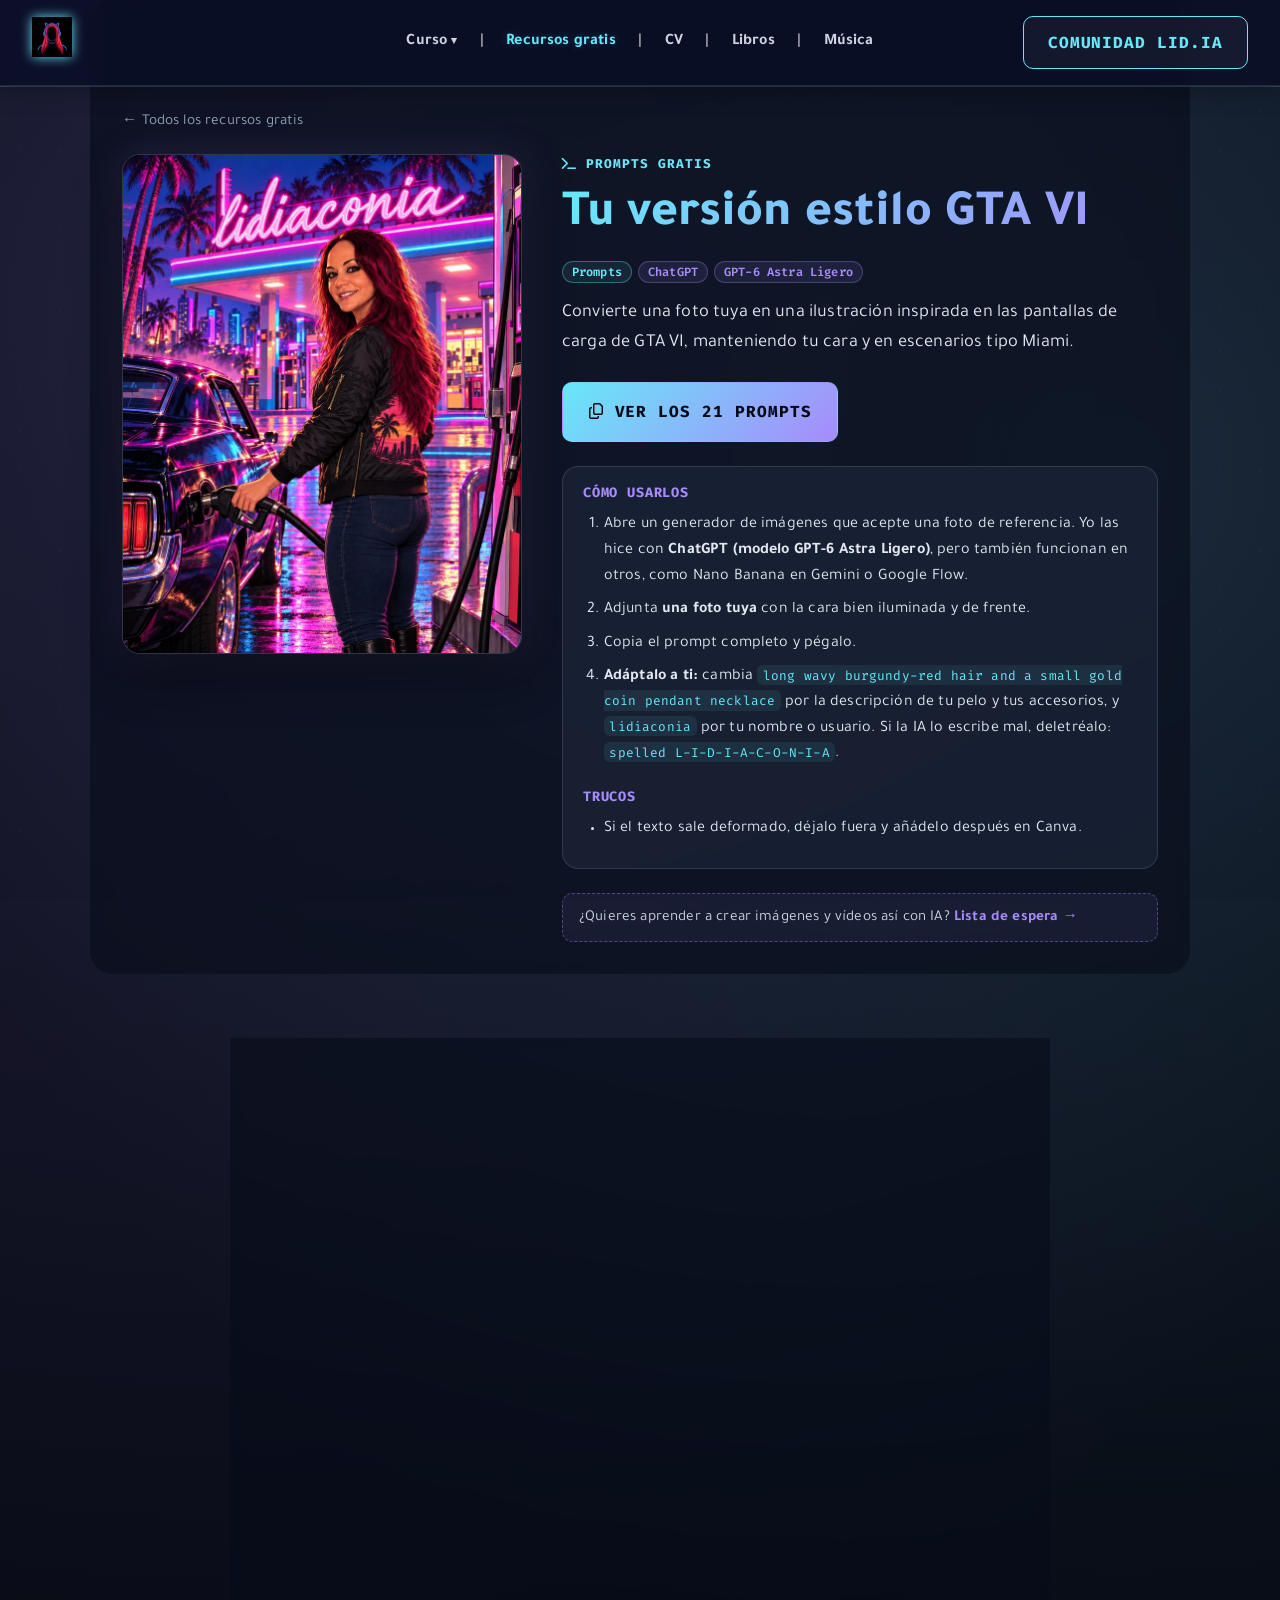
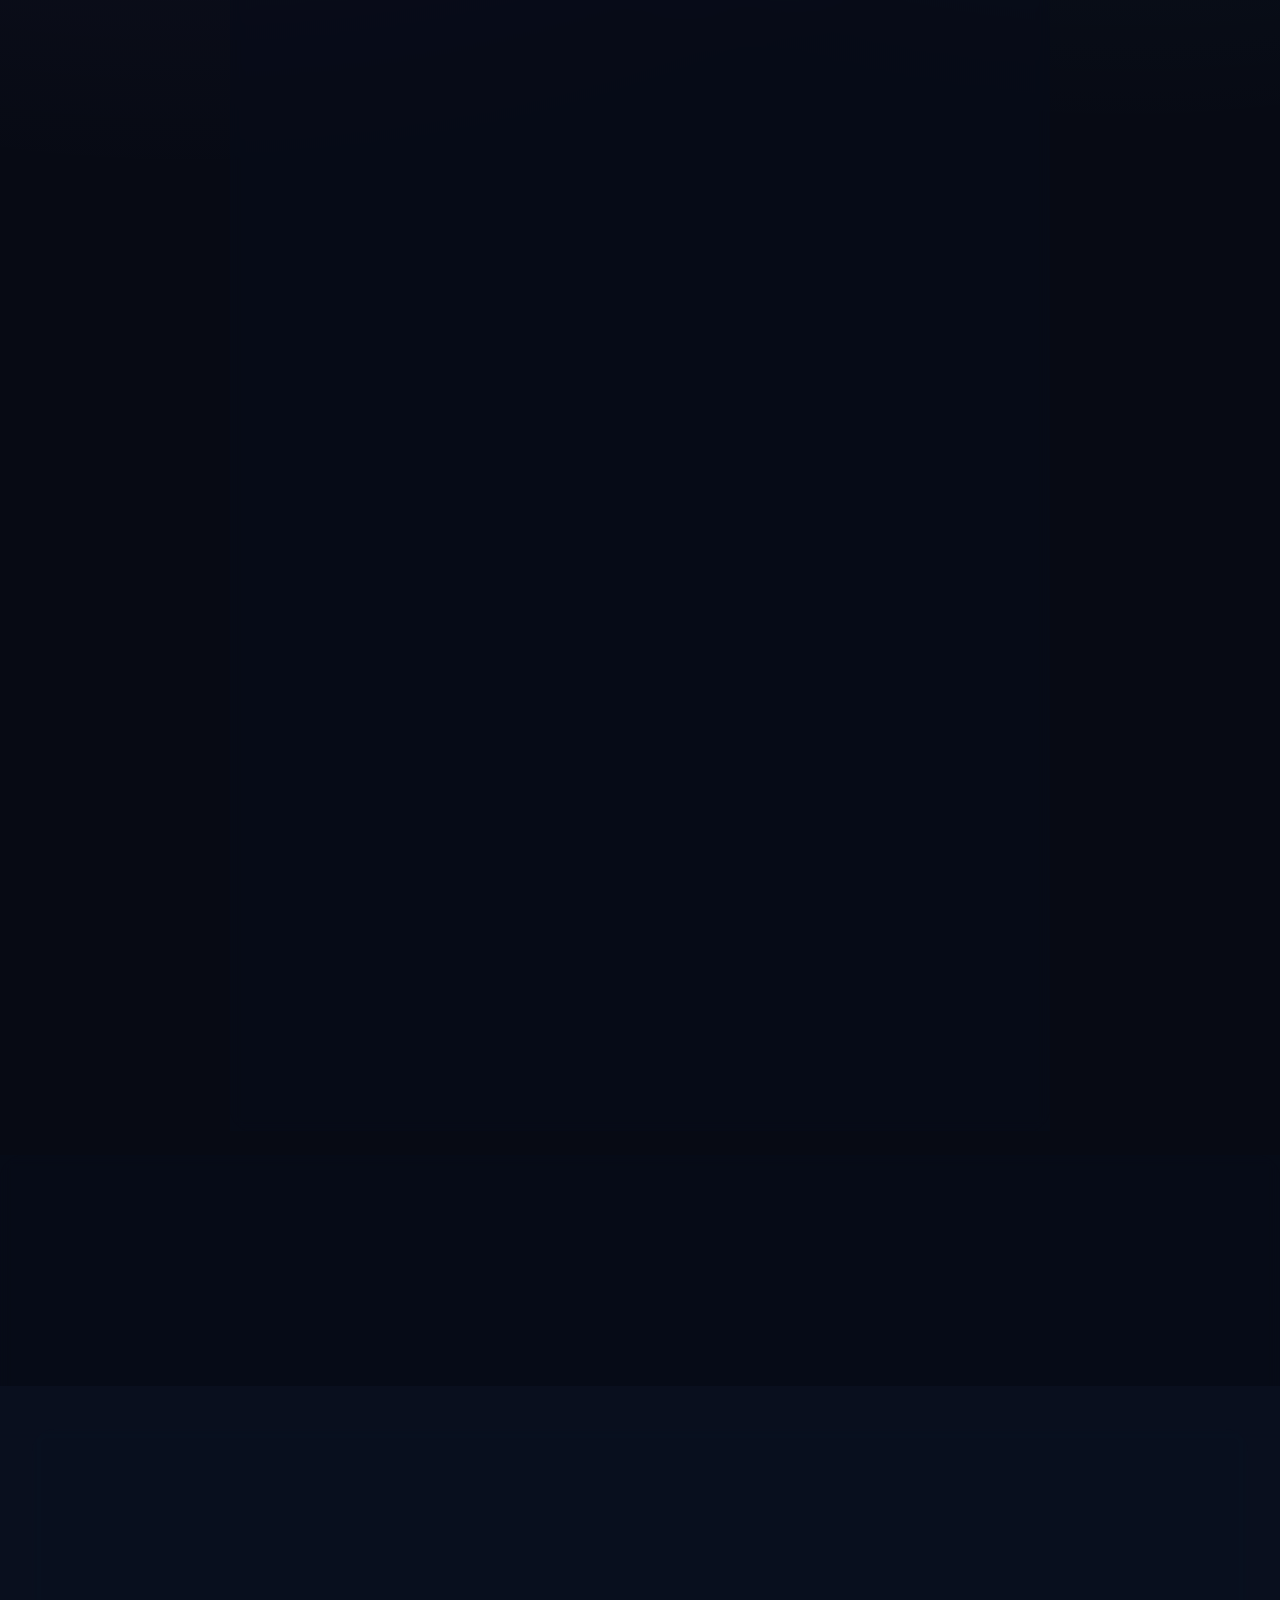
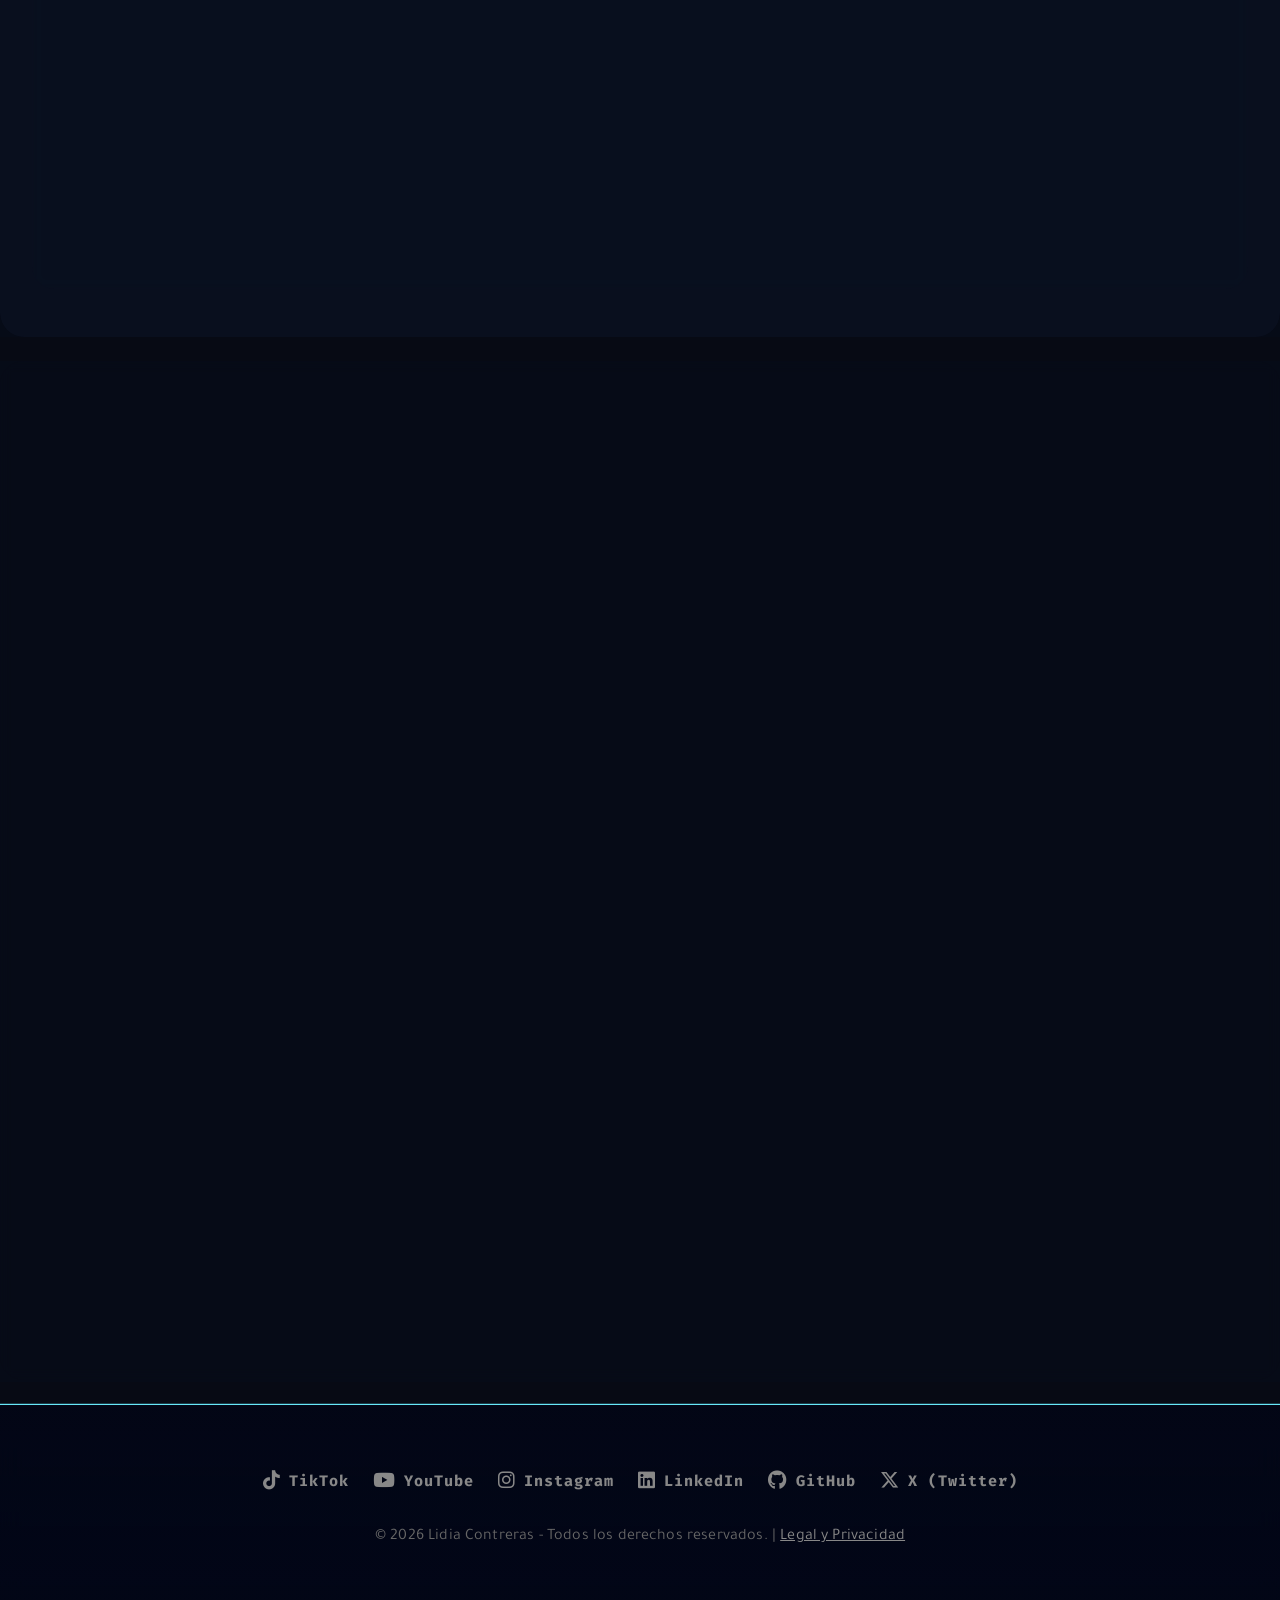
<file: prompts.html>
<!DOCTYPE html>
<html lang="es">

<head>
    <meta charset="UTF-8">
    <meta name="viewport" content="width=device-width, initial-scale=1.0">
    <title>Prompts | Lidia Contreras - LID.IA</title>
    <!-- Los prompts se han mudado a /recursos/. Esta página solo redirige para no romper enlaces publicados (p. ej. prompts.html#gta-vi). -->
    <meta name="robots" content="noindex, follow">
    <link rel="canonical" href="https://lidiaconia.com/recursos/gta/">
    <script>location.replace('/recursos/gta/');</script>
    <meta http-equiv="refresh" content="0; url=/recursos/gta/">
</head>

<body style="background: #070a14; color: #f1f5f9; font-family: sans-serif; text-align: center; padding: 4rem 1rem;">
    <p>Los prompts se han mudado. <a href="/recursos/gta/" style="color: #67e8f9;">Ir a los prompts estilo GTA VI</a> &middot; <a href="/recursos/" style="color: #67e8f9;">Ver todos los recursos gratis</a></p>
</body>

</html>
</file>
<file: styles.css>
:root {
    --purple: #a78bfa;
    --blue: #67e8f9;
    --red: #ef4444;
    --black: #0f172a;
    --bg-card: #1e293b;
    --border: #334155;
    --text: #f1f5f9;
    --text-muted: #94a3b8;
    --font-main: 'Tajawal', sans-serif;
    --font-display: 'Tajawal', sans-serif;
    --font-code: 'Fira Code', monospace;
}

* {
    margin: 0;
    padding: 0;
    box-sizing: border-box;
}

body {
    background-color: var(--black);
    color: var(--text);
    font-family: var(--font-main);
    line-height: 1.6;
}

.orbitron {
    font-family: var(--font-display);
    font-weight: 800;
    letter-spacing: 0.01em;
}

.inter {
    font-family: var(--font-main);
}
.text-center { text-align: center; }
.highlight-text { color: var(--blue); }
.text-justify { text-align: justify; }

.about-text p, .timeline-content p, .pub-meta {
    text-align: justify;
}

/* Background Canvas */
#particleCanvas {
    position: fixed;
    top: 0;
    left: 0;
    width: 100vw;
    height: 100vh;
    z-index: 0;
    pointer-events: none;
    opacity: 0.07;
}

/* Header */
.sticky-header {
    position: fixed;
    top: 0;
    width: 100%;
    background: rgba(15, 23, 42, 0.85); /* Slate 900 with opacity */
    backdrop-filter: blur(10px);
    z-index: 100;
    border-bottom: 1px solid var(--border);
}

.header-container {
    position: relative;
    display: flex;
    justify-content: space-between;
    align-items: center;
    max-width: 1400px;
    margin: 0 auto;
    padding: 1rem 2rem;
}

.logo img {
    height: 40px;
    width: auto;
    filter: drop-shadow(0 0 4px rgba(103, 232, 249, 0.4));
}

.center-menu {
    position: absolute;
    left: 50%;
    transform: translateX(-50%);
}

.center-menu a {
    color: var(--text);
    text-decoration: none;
    margin: 0 15px;
    font-weight: 600;
    transition: color 0.3s, text-shadow 0.3s;
}

.center-menu a:hover {
    color: var(--blue);
    text-shadow: 0 0 8px rgba(103, 232, 249, 0.5);
}

/* Buttons */
.btn {
    display: inline-block;
    padding: 0.8rem 1.5rem;
    border-radius: 8px;
    text-decoration: none;
    font-family: var(--font-code);
    font-weight: bold;
    text-transform: uppercase;
    letter-spacing: 0.05em;
    transition: all 0.3s ease;
    cursor: pointer;
    border: none;
}

.skool-btn-nav {
    background: transparent;
    border: 2px solid var(--purple);
    color: var(--purple);
}

.skool-btn-nav:hover {
    background: var(--purple);
    color: var(--black);
    box-shadow: 0 4px 6px -1px rgb(0 0 0 / 0.1), 0 2px 4px -2px rgb(0 0 0 / 0.1);
}

.primary-btn {
    background: var(--purple);
    color: var(--black);
    box-shadow: 0 2px 4px rgba(0,0,0,0.2);
}

.primary-btn:hover {
    box-shadow: 0 4px 6px rgba(0,0,0,0.3);
    transform: translateY(-2px);
}

.danger-btn {
    background: var(--red);
    color: white;
    box-shadow: 0 2px 4px rgba(0,0,0,0.2);
}

.danger-btn.pulsing {
    animation: pulse 2s infinite;
}

@keyframes pulse {
    0% { box-shadow: 0 0 0 0 rgba(239, 68, 68, 0.4); }
    70% { box-shadow: 0 0 0 10px rgba(239, 68, 68, 0); }
    100% { box-shadow: 0 0 0 0 rgba(239, 68, 68, 0); }
}

main{
    width: 100%;
    max-width: 1400px;
    margin: 0 auto;

}

/* Ancho de secciones de la web 85% */
section {
    width: 100%;
    max-width: 1400px;
    padding: 2rem 2rem;
    margin: 1.5rem auto 1.5rem auto;
    background: rgba(8, 12, 26, 0.60);
    backdrop-filter: blur(6px);
    -webkit-backdrop-filter: blur(6px);
    border-radius: 24px;
}

/* Hero Section */
.hero {
    min-height: 100vh;
    align-items: center;
    justify-content: center;
    text-align: center;
   }

.hero-content {
      
    padding: 2.5rem 2rem;
    
}

.hero-logo {
    width: 150px;
    margin-bottom: 1.5rem;
    filter: drop-shadow(0 0 20px var(--purple));
    border-radius: 50%; /* Just to make sure it looks nice if it's square */
}

.hero h1 {
    font-size: clamp(2.5rem, 5vw, 4rem);
    margin-bottom: 1rem;
    text-shadow: 0 0 10px rgba(107, 70, 193, 0.8);
}

.hero .subtitle {
    font-size: clamp(1.2rem, 3vw, 1.5rem);
    color: #ccc;
    margin-bottom: 2rem;
}

.hero-sub-mobile {
    display: none;
}

.video-container {
    width: 100%;
    max-width: 1000px;
    margin: 0 auto 2.5rem auto;
    border-radius: 12px;
    overflow: hidden;
    border: 2px solid var(--blue);
    box-shadow: 0 0 20px rgba(0, 212, 255, 0.4);
}

.hero-video {
    width: 100%;
    display: block;
}

.hero-buttons {
    display: flex;
    gap: 1.5rem;
    justify-content: center;
    flex-wrap: wrap;
}

.hero-cta {
    margin-top: 1.25rem;
}

.hero-trust {
    margin-top: 1rem;
}

@media (max-width: 900px) {
    .hero-cta {
        margin-top: 1rem;
    }

    .hero-trust {
        margin-top: 0.9rem;
    }
}

/* Problem vs Solution */
.problem-section {
    padding: 6rem 2rem;
    max-width: 1000px;
    margin: 0 auto;
}

.problem-section h2 {
    font-size: 2.5rem;
    margin-bottom: 3rem;
    color: var(--red);
    text-shadow: 0 0 10px rgba(255, 107, 107, 0.6);
}

.columns-container {
    display: grid;
    grid-template-columns: 1fr 1fr;
    gap: 2rem;
}

.column {
    background: rgba(10, 10, 10, 0.5);
    border-radius: 15px;
    padding: 2.5rem;
    border: 1px solid rgba(255, 255, 255, 0.1);
}

.problem-col {
    border-top: 4px solid var(--red);
    box-shadow: inset 0 20px 20px -20px rgba(255, 107, 107, 0.3);
}

.solution-col {
    border-top: 4px solid var(--blue);
    box-shadow: inset 0 20px 20px -20px rgba(0, 212, 255, 0.3);
}

.column h3 {
    font-size: 1.5rem;
    margin-bottom: 1.5rem;
}

.column ul {
    list-style: none;
}

.column ul li {
    margin-bottom: 1rem;
    position: relative;
    padding-left: 20px;
}

.column ul li::before {
    content: "•";
    position: absolute;
    left: 0;
    color: var(--text);
}

.problem-col ul li::before { color: var(--red); }
.solution-col ul li::before { color: var(--blue); }

/* Process Section */
.process-section {
    padding: 3rem 2rem;
    max-width: 1400px;
    margin: 0 auto 1.5rem auto;
    background: rgba(8, 12, 26, 0.60);
    backdrop-filter: blur(6px);
    -webkit-backdrop-filter: blur(6px);
    border-radius: 24px;
    position: relative;
    z-index: 3;
}

.process-grid {
    display: grid;
    grid-template-columns: repeat(2, 1fr);
    gap: 3rem;
}

.card {
    background: rgba(15, 21, 45, 0.88);
    backdrop-filter: blur(10px);
    -webkit-backdrop-filter: blur(10px);
    border-radius: 15px;
    padding: 2.5rem;
    position: relative;
    border: 1px solid rgba(148, 163, 184, 0.14);
    transition: transform 0.3s, box-shadow 0.3s;
    text-align: center;
}

.card:hover {
    transform: translateY(-5px);
    box-shadow: 0 10px 15px -3px rgb(0 0 0 / 0.1), 0 4px 6px -4px rgb(0 0 0 / 0.1);
    border-color: var(--purple);
}

.card-number {
    position: absolute;
    top: -20px;
    left: 50%;
    transform: translateX(-50%);
    width: 50px;
    height: 50px;
    background: var(--bg-card);
    color: var(--purple);
    border-radius: 50%;
    display: flex;
    align-items: center;
    justify-content: center;
    font-family: 'Orbitron', sans-serif;
    font-size: 1.5rem;
    font-weight: bold;
    box-shadow: 0 4px 6px -1px rgb(0 0 0 / 0.1);
    border: 2px solid var(--purple);
}

.card-img {
    width: 100%;
    height: 160px;
    object-fit: cover;
    border-radius: 10px;
    margin-bottom: 1.5rem;
    border: 1px solid rgba(255, 255, 255, 0.1);
}

.card-placeholder {
    width: 100%;
    height: 160px;
    background: var(--black);
    border-radius: 10px;
    margin-bottom: 1.5rem;
    border: 1px solid var(--border);
    display: flex;
    align-items: center;
    justify-content: center;
}

.card h3 {
    font-size: 1.2rem;
    color: var(--text);
}

/* About Section */
.about-section {
    padding: 3rem 2rem;
    max-width: 1400px;
    margin: 0 auto 1.5rem auto;
    background: rgba(8, 12, 26, 0.60);
    backdrop-filter: blur(6px);
    -webkit-backdrop-filter: blur(6px);
    border-radius: 24px;
    position: relative;
    z-index: 3;
}

.about-content {
    display: grid;
    grid-template-columns: 1fr 1fr;
    gap: 4rem;
    align-items: center;
}

.about-text-wrapper {
    display: flex;
    flex-direction: column;
}

.about-body-text {
    font-size: 1.1rem;
    color: var(--text);
    line-height: 1.8;
    margin-bottom: 2.5rem;
}

.about-stats {
    display: grid;
    grid-template-columns: repeat(3, 1fr);
    gap: 1.2rem;
    margin-bottom: 0.5rem;
}

.about-highlights {
    display: flex;
    flex-direction: column;
    gap: 1rem;
    margin-bottom: 1.5rem;
}

.highlight-card {
    display: flex;
    align-items: center;
    gap: 1rem;
    text-align: left;
    padding: 1rem 1.2rem;
    background: var(--bg-card);
    border: 1px solid var(--border);
    border-radius: 12px;
    transition: all 0.25s ease;
}

.highlight-card:hover {
    border-color: var(--purple);
    transform: translateY(-3px);
    box-shadow: 0 8px 20px rgba(0,0,0,0.3);
}

.highlight-badge {
    flex-shrink: 0;
    width: 9.5rem;
    font-family: var(--font-code);
    font-size: 1.05rem;
    font-weight: 700;
    color: var(--purple);
}

.highlight-desc {
    color: var(--text);
    font-size: 0.85rem;
    line-height: 1.4;
    margin: 0;
}

.stat-item {
    text-align: center;
    padding: 1.5rem 1rem;
    background: var(--bg-card);
    border: 1px solid var(--border);
    border-radius: 12px;
    transition: all 0.25s ease;
}

.stat-item:hover {
    border-color: var(--purple);
    transform: translateY(-3px);
    box-shadow: 0 8px 20px rgba(0,0,0,0.3);
}

.stat-number {
    font-family: var(--font-code);
    font-size: 2.2rem;
    font-weight: 700;
    color: var(--purple);
    margin-bottom: 0.4rem;
}

.stat-label {
    color: var(--text-muted);
    font-size: 0.85rem;
}

.about-image-wrapper {
    display: flex;
    justify-content: center;
    align-items: center;
}

.about-image-container {
    width: 75%;
    border-radius: 16px;
    overflow: hidden;
    border: 2px solid var(--border);
    box-shadow: 0 0 30px rgba(103, 232, 249, 0.15);
}

.about-photo {
    width: 100%;
    height: 100%;
    object-fit: cover;
    display: block;
    border-radius: 14px;
}

/* legacy – kept for other pages */
.about-container {
    max-width: 900px;
    margin: 0 auto;
    display: flex;
    align-items: center;
    gap: 4rem;
    background: rgba(10, 14, 30, 0.65);
    backdrop-filter: blur(8px);
    -webkit-backdrop-filter: blur(8px);
    border-radius: 20px;
    padding: 2.5rem;
    border: 1px solid rgba(148, 163, 184, 0.10);
}

.profile-photo {
    width: 300px;
    height: 300px;
    object-fit: cover;
    border-radius: 50%;
    border: 4px solid var(--bg-card);
    box-shadow: 0 4px 6px -1px rgb(0 0 0 / 0.1), 0 2px 4px -2px rgb(0 0 0 / 0.1);
}

.about-text h2 {
    font-size: 2.5rem;
    margin-bottom: 0.5rem;
}

.about-text h3 {
    font-size: 1.2rem;
    margin-bottom: 1.5rem;
    letter-spacing: 2px;
    text-transform: uppercase;
}

.testimonials {
    font-size: 1.1rem;
    color: #ccc;
    margin-bottom: 2rem;
    border-left: 4px solid var(--purple);
    padding-left: 1rem;
}

.social-links {
    display: flex;
    gap: 1rem;
}

.social-btn {
    padding: 0.7rem 1.5rem;
    border-radius: 8px;
    text-decoration: none;
    font-weight: bold;
    font-family: 'Inter', sans-serif;
    transition: all 0.3s;
}

.tiktok-neon {
    background: transparent;
    border: 2px solid #00f2fe;
    color: #00f2fe;
}
.tiktok-neon:hover {
    background: #00f2fe;
    color: var(--black);
}

.youtube-neon {
    background: transparent;
    border: 2px solid #ff0000;
    color: #ff0000;
}
.youtube-neon:hover {
    background: #ff0000;
    color: var(--text);
}

/* Videos Section */
.community-section {
    padding: 3rem 2rem;
    max-width: 1400px;
    margin: 0 auto 1.5rem auto;
    background: rgba(8, 12, 26, 0.60);
    backdrop-filter: blur(6px);
    -webkit-backdrop-filter: blur(6px);
    border-radius: 24px;
    text-align: center;
    position: relative;
    z-index: 3;
}

.videos-section {
    padding: 3rem 2rem;
    max-width: 1400px;
    margin: 0 auto 1.5rem auto;
    background: rgba(8, 12, 26, 0.60);
    backdrop-filter: blur(6px);
    -webkit-backdrop-filter: blur(6px);
    border-radius: 24px;
    position: relative;
    z-index: 3;
}

/* Tráiler de vídeos y redes (home) */
.trailer-intro {
    max-width: 720px;
    margin: 0 auto 2rem;
}

.trailer-wrap {
    max-width: 960px;
    margin: 0 auto;
    border-radius: 18px;
    overflow: hidden;
    border: 2px solid rgba(103, 232, 249, 0.35);
    box-shadow: 0 0 28px rgba(167, 139, 250, 0.25), 0 10px 30px rgba(0, 0, 0, 0.5);
    background: #070a14;
}

.trailer-video {
    display: block;
    width: 100%;
    height: auto;
    aspect-ratio: 16 / 9;
}

.social-row {
    display: flex;
    flex-wrap: wrap;
    justify-content: center;
    gap: 0.75rem 1rem;
    margin-top: 2rem;
}

.social-pill {
    display: inline-flex;
    align-items: center;
    gap: 0.75rem;
    padding: 0.6rem 1.25rem 0.6rem 0.9rem;
    border-radius: 999px;
    border: 1px solid rgba(var(--c-rgb), 0.45);
    background: rgba(var(--c-rgb), 0.08);
    color: #eef3fa;
    text-decoration: none;
    transition: border-color 0.3s ease, box-shadow 0.3s ease, transform 0.2s ease;
}

.social-pill:hover {
    border-color: var(--c);
    box-shadow: 0 0 16px rgba(var(--c-rgb), 0.35);
    transform: translateY(-2px);
}

.social-pill i {
    font-size: 1.35rem;
    color: var(--c);
    width: 1.5rem;
    text-align: center;
}

.social-pill span {
    display: flex;
    flex-direction: column;
    line-height: 1.2;
    font-size: 0.8rem;
    color: #9fb0c4;
}

.social-pill strong {
    font-size: 0.95rem;
    color: #eef3fa;
}

.tiktok-grid {
    display: grid;
    grid-template-columns: repeat(auto-fit, minmax(200px, 320px));
    gap: 1.5rem;
    justify-items: center;
    justify-content: center;
}

.tiktok-placeholder {
    width: 325px;
    height: 580px;
    background: rgba(20, 20, 20, 0.5);
    border: 2px dashed rgba(107, 70, 193, 0.4);
    border-radius: 10px;
    display: flex;
    align-items: center;
    justify-content: center;
    color: var(--purple);
    font-family: 'Orbitron', sans-serif;
}

footer {
    padding: 2rem;
    background: rgba(2, 6, 23, 0.96);
    backdrop-filter: blur(12px);
    -webkit-backdrop-filter: blur(12px);
    border-top: 1px solid rgba(255, 255, 255, 0.08);
    position: relative;
    z-index: 10;
}

/* ===============================
   CV Page Specific Styles
   =============================== */

/* Timeline for Professional Experience */
.timeline {
    position: relative;
    max-width: 800px;
    margin: 0 auto;
    padding: 2rem 0;
}

.timeline::after {
    content: '';
    position: absolute;
    width: 2px;
    background: rgba(107, 70, 193, 0.4);
    top: 0;
    bottom: 0;
    left: 20px;
    margin-left: -1px;
}

.timeline-item {
    padding: 1rem 2rem 1rem 3rem;
    position: relative;
    border-radius: 8px;
    margin-bottom: 1.5rem;
    border: 1px solid rgba(255, 255, 255, 0.08);
    background: rgba(10, 14, 30, 0.82);
    backdrop-filter: blur(8px);
    -webkit-backdrop-filter: blur(8px);
    transition: transform 0.3s;
}

.timeline-item:hover {
    transform: translateX(10px);
    border-color: rgba(107, 70, 193, 0.5);
    box-shadow: 0 5px 15px rgba(107, 70, 193, 0.2);
}

.timeline-item::after {
    content: '';
    position: absolute;
    width: 16px;
    height: 16px;
    right: auto;
    background-color: var(--black);
    border: 4px solid var(--blue);
    top: 24px;
    border-radius: 50%;
    z-index: 1;
    left: 12px;
}

.timeline-date {
    font-weight: bold;
    color: var(--blue);
    font-size: 0.9rem;
    margin-bottom: 0.5rem;
    font-family: var(--font-code);
}

.timeline-content h3 {
    color: var(--text);
    margin-bottom: 0.5rem;
}

/* Pubs List */
.pub-list {
    max-width: 800px;
    margin: 0 auto;
    list-style: none;
}

.pub-list li {
    background: rgba(10, 14, 30, 0.82);
    backdrop-filter: blur(8px);
    -webkit-backdrop-filter: blur(8px);
    padding: 1.5rem;
    border-radius: 8px;
    margin-bottom: 1rem;
    border-left: 4px solid var(--purple);
    transition: all 0.3s;
}

.pub-list li:hover {
    border-left-color: var(--blue);
    box-shadow: 0 5px 15px rgba(0, 212, 255, 0.15);
}

.pub-title {
    font-weight: bold;
    font-size: 1.2rem;
    color: var(--text);
    margin-bottom: 0.5rem;
}

.pub-meta {
    color: #ccc;
    font-size: 0.9rem;
}

/* Clients Grid */
.clients-grid {
    display: flex;
    flex-wrap: wrap;
    gap: 2rem;
    justify-content: center;
    align-items: center;
    margin-top: 3rem;
}

.client-logo {
    width: 150px;
    height: 80px;
    background: rgba(20, 20, 20, 0.5);
    border: 1px solid rgba(255, 255, 255, 0.1);
    border-radius: 8px;
    display: flex;
    justify-content: center;
    align-items: center;
    color: #ccc;
    font-weight: bold;
    transition: all 0.3s;
}

.client-logo:hover {
    border-color: var(--purple);
    color: var(--purple);
    box-shadow: 0 0 10px rgba(107, 70, 193, 0.3);
}

/* Contact Details */
.contact-details {
    text-align: center;
    margin-bottom: 3rem;
}

.contact-details a {
    color: var(--blue);
    text-decoration: none;
    font-weight: bold;
    font-size: 1.2rem;
    margin: 0 1rem;
}

.contact-details a:hover {
    text-shadow: 0 0 10px var(--blue);
}

.services-list {
    display: flex;
    justify-content: center;
    gap: 1.5rem;
    flex-wrap: wrap;
    margin-top: 2rem;
}

.service-tag {
    background: rgba(107, 70, 193, 0.1);
    color: var(--purple);
    border: 1px solid var(--purple);
    padding: 0.5rem 1rem;
    border-radius: 20px;
    font-size: 0.9rem;
    font-weight: bold;
}

/* ===============================
   Waitlist Section
   =============================== */
.waitlist-section {
    padding: 3rem 2rem;
    max-width: 1400px;
    margin: 0 auto 1.5rem auto;
    background: rgba(8, 12, 26, 0.60);
    backdrop-filter: blur(6px);
    -webkit-backdrop-filter: blur(6px);
    border-radius: 24px;
    position: relative;
    z-index: 3;
    overflow: hidden;
}

.waitlist-title {
    color: var(--purple);
    font-size: clamp(2rem, 4vw, 3rem);
    text-shadow: 0 0 15px rgba(107, 70, 193, 0.8);
    margin-bottom: 0.5rem;
}

.waitlist-subtitle {
    color: #ccc;
    font-size: 1.2rem;
    margin-bottom: 1.5rem;
}

.waitlist-container {
    max-width: 900px;
    margin: 0 auto;
    display: flex;
    flex-wrap: wrap;
    gap: 3rem;
    align-items: flex-start;
    background: var(--bg-card);
    padding: 3rem;
    border-radius: 20px;
    border: 1px solid var(--border);
    box-shadow: 0 10px 15px -3px rgb(0 0 0 / 0.1), 0 4px 6px -4px rgb(0 0 0 / 0.1);
}

.waitlist-benefits {
    flex: 1 1 260px;
    min-width: 220px;
}

.waitlist-benefits ul {
    list-style: none;
}

.waitlist-benefits li {
    margin-bottom: 1.2rem;
    position: relative;
    padding-left: 25px;
    font-size: 1.1rem;
}

.waitlist-benefits li::before {
    content: '✓';
    position: absolute;
    left: 0;
    color: var(--blue);
    font-weight: bold;
    text-shadow: 0 0 8px var(--blue);
}

.waitlist-form-wrapper {
    flex: 1 1 300px;
    min-width: 260px;
    display: flex;
    flex-direction: column;
}

.waitlist-form {
    display: flex;
    flex-direction: column;
    gap: 1rem;
}

.neon-input {
    width: 100%;
    padding: 1rem 1.5rem;
    background: rgba(0, 0, 0, 0.5);
    border: 2px solid rgba(107, 70, 193, 0.5);
    border-radius: 8px;
    color: var(--text);
    font-family: 'Inter', sans-serif;
    font-size: 1rem;
    outline: none;
    transition: all 0.3s;
}

.neon-input:focus {
    border-color: var(--blue);
    box-shadow: 0 0 15px rgba(0, 212, 255, 0.4);
}

.neon-input option {
    background: var(--black);
    color: var(--text);
    padding: 0.5rem;
}

.submit-btn {
    width: 100%;
    padding: 1rem;
    font-size: 1.2rem;
}

.success-message {
    color: var(--blue);
    font-weight: bold;
    text-align: center;
    margin-top: 1rem;
    padding: 1rem;
    background: rgba(0, 212, 255, 0.1);
    border: 1px solid var(--blue);
    border-radius: 8px;
}

.error-message {
    color: var(--red);
    font-weight: bold;
    text-align: center;
    margin-top: 1rem;
}

.urgency-counter {
    text-align: center;
    margin-top: 1.5rem;
    color: #ffcc00;
    font-weight: 600;
}

#spotCounter {
    font-size: 1.5rem;
    color: var(--red);
    text-shadow: 0 0 10px var(--red);
}

.testimonial-mini {
    margin-top: 4rem;
    color: #aaa;
}

/* Testimonial Carousel in Waitlist */
.testimonial-carousel {
    position: relative;
    height: 80px;
    margin-top: 2rem;
    overflow: hidden;
}

.testimonial-slide {
    position: absolute;
    top: 0;
    left: 0;
    width: 100%;
    opacity: 0;
    transition: opacity 0.8s ease-in-out;
    color: #aaa;
    pointer-events: none;
}

.testimonial-slide.active {
    opacity: 1;
    pointer-events: auto;
}

.testimonial-author {
    display: block;
    margin-top: 0.5rem;
    font-size: 0.9rem;
    color: var(--blue);
}

/* Footer Social Links */
.footer-link {
    color: #888;
    text-decoration: none;
    font-size: 0.95rem;
    font-weight: bold;
    font-family: var(--font-code);
    transition: all 0.3s;
    letter-spacing: 1px;
    display: flex;
    align-items: center;
    gap: 0.5rem;
}
.footer-link i { font-size: 1.2rem; }
.footer-link.tiktok:hover { color: #00f2fe; text-shadow: 0 0 10px #00f2fe; }
.footer-link.youtube:hover { color: #ff0000; text-shadow: 0 0 10px #ff0000; }
.footer-link.spotify:hover { color: #1DB954; text-shadow: 0 0 10px #1DB954; }
.footer-link.instagram:hover { color: #E1306C; text-shadow: 0 0 10px #E1306C; }
.footer-link.linkedin:hover { color: #0077b5; text-shadow: 0 0 10px #0077b5; }
.footer-link.github:hover { color: #ffffff; text-shadow: 0 0 10px #ffffff; }
.footer-link.twitter:hover { color: #1DA1F2; text-shadow: 0 0 10px #1DA1F2; }
.footer-link.scholar:hover { color: #4285F4; text-shadow: 0 0 15px #4285F4; }
.footer-link.email:hover { color: var(--blue); text-shadow: 0 0 15px var(--blue); }

/* Logo Carousel */
.logo-carousel-container {
    width: 100%;
    overflow: hidden;
    padding: 2rem 0;
    position: relative;
    mask-image: linear-gradient(to right, transparent, black 15%, black 85%, transparent);
    -webkit-mask-image: linear-gradient(to right, transparent, black 15%, black 85%, transparent);
}

.logo-track {
    display: flex;
    align-items: center;
    gap: 3rem;
    width: max-content;
    animation: scroll-logos 25s linear infinite;
}

.logo-track:hover {
    animation-play-state: paused;
}

.carousel-logo-box {
    filter: grayscale(100%) opacity(0.6);
    transition: all 0.4s ease;
    display: flex;
    flex-direction: column;
    align-items: center;
    justify-content: center;
    font-family: 'Inter', sans-serif;
    font-size: 1rem;
    font-weight: 600;
    color: var(--text);
    padding: 1rem 1.5rem;
    border: 1px solid rgba(255, 255, 255, 0.1);
    border-radius: 8px;
    background: rgba(255, 255, 255, 0.05);
    min-width: 180px;
    text-align: center;
}

.carousel-logo-box img {
    max-height: 58px;
    max-width: 220px;
    object-fit: contain;
}

.carousel-logo-box img.logo-simarro {
    max-height: 72px;
    max-width: 320px;
}

.carousel-logo-box:hover {
    filter: grayscale(0%) opacity(1);
    transform: translateY(-5px);
    border-color: var(--blue);
    box-shadow: 0 5px 15px rgba(0, 212, 255, 0.2);
    color: var(--blue);
}

@keyframes scroll-logos {
    0% { transform: translateX(0); }
    100% { transform: translateX(calc(-50% - 1.5rem)); } 
}

/* Specific Helper Classes */
.mb-2 { margin-bottom: 2rem; }
.mb-4 { margin-bottom: 4rem; }
.mt-4 { margin-top: 4rem; }

/* Hamburger Menu */
.hamburger {
    display: none;
    flex-direction: column;
    background: none;
    border: none;
    cursor: pointer;
    padding: 0.5rem;
    z-index: 101;
}

.hamburger span {
    width: 25px;
    height: 3px;
    background-color: var(--text);
    margin: 5px 0;
    transition: all 0.3s ease;
    border-radius: 2px;
}

.hamburger.active span:nth-child(1) {
    transform: rotate(-45deg) translate(-8px, 8px);
}

.hamburger.active span:nth-child(2) {
    opacity: 0;
}

.hamburger.active span:nth-child(3) {
    transform: rotate(45deg) translate(-8px, -8px);
}

/* Mobile Menu */
.mobile-menu {
    display: none;
    position: fixed;
    top: 70px;
    left: 0;
    right: 0;
    background: rgba(15, 23, 42, 0.98);
    backdrop-filter: blur(10px);
    border-bottom: 1px solid var(--border);
    flex-direction: column;
    padding: 1rem 0;
    z-index: 99;
    max-height: calc(100vh - 70px);
    overflow-y: auto;
}

.mobile-menu.active {
    display: flex;
}

.mobile-menu a {
    color: var(--text);
    text-decoration: none;
    padding: 1rem 2rem;
    border-bottom: 1px solid rgba(255, 255, 255, 0.1);
    transition: all 0.3s ease;
    display: block;
}

.mobile-menu a:hover {
    background: rgba(167, 139, 250, 0.1);
    padding-left: 2.5rem;
}

.mobile-menu .btn {
    margin: 1rem 1rem;
    width: auto;
}

/* Scroll to Top */
.scroll-top-btn {
    position: fixed;
    right: 1.2rem;
    bottom: 1.2rem;
    width: 46px;
    height: 46px;
    border: 1px solid rgba(148, 163, 184, 0.35);
    border-radius: 999px;
    background: rgba(15, 23, 42, 0.92);
    color: var(--blue);
    font-size: 1.35rem;
    line-height: 1;
    cursor: pointer;
    display: grid;
    place-items: center;
    box-shadow: 0 8px 22px rgba(2, 6, 23, 0.45);
    backdrop-filter: blur(8px);
    -webkit-backdrop-filter: blur(8px);
    opacity: 0;
    visibility: hidden;
    transform: translateY(10px);
    transition: opacity 0.25s ease, transform 0.25s ease, box-shadow 0.25s ease;
    z-index: 120;
}

.scroll-top-btn:hover {
    transform: translateY(0) scale(1.04);
    box-shadow: 0 10px 26px rgba(103, 232, 249, 0.28);
}

.scroll-top-btn.visible {
    opacity: 1;
    visibility: visible;
    transform: translateY(0);
}

/* Responsive */
@media (max-width: 768px) {
    .hamburger {
        display: flex;
    }
    
    .center-menu {
        display: none !important;
    }
    
    .header-container {
        flex-direction: row;
        justify-content: space-between;
        gap: 0;
        padding: 1rem;
    }

    .header-container > .skool-btn-nav {
        display: none;
    }
    
    .skool-btn-nav {
        font-size: 0.75rem;
        padding: 0.5rem 1rem;
        text-align: center;
    }

    .waitlist-container {
        flex-direction: column;
        padding: 2rem;
        gap: 2rem;
    }

    .columns-container {
        grid-template-columns: 1fr;
    }
    
    .about-container {
        flex-direction: column;
        text-align: center;
    }
    
    .testimonials {
        border-left: none;
        border-top: 4px solid var(--purple);
        padding-left: 0;
        padding-top: 1rem;
    }
    
    .social-links {
        justify-content: center;
    }

    .scroll-top-btn {
        right: 1rem;
        bottom: 1rem;
        width: 42px;
        height: 42px;
        font-size: 1.2rem;
    }

    .hero-buttons {
        flex-direction: column;
        gap: 1rem;
    }
    
    .hero-buttons .btn {
        width: 100%;
        text-align: center;
    }

    /* Waitlist fixes */
    .input-group {
        flex-direction: column;
        gap: 1rem;
    }
    .input-group input {
        width: 100%;
    }
}

/* =====================================================
   PERSONALIDAD VISUAL ULTRA-FINA POR PÁGINA
   ===================================================== */

/* --- Variables por tema --- */
body.theme-home {
    --page-primary: #67e8f9;
    --page-secondary: #c084fc;
    --page-glow: rgba(103, 232, 249, 0.22);
    --page-glow2: rgba(192, 132, 252, 0.18);
}

body.theme-cv {
    --page-primary: #7dd3fc;
    --page-secondary: #818cf8;
    --page-glow: rgba(125, 211, 252, 0.20);
    --page-glow2: rgba(129, 140, 248, 0.16);
}

body.theme-books {
    --page-primary: #f472b6;
    --page-secondary: #e879f9;
    --page-glow: rgba(244, 114, 182, 0.22);
    --page-glow2: rgba(232, 121, 249, 0.18);
}

body.theme-music {
    --page-primary: #4ade80;
    --page-secondary: #34d399;
    --page-glow: rgba(74, 222, 128, 0.22);
    --page-glow2: rgba(52, 211, 153, 0.16);
}

body.theme-legal {
    --page-primary: #93c5fd;
    --page-secondary: #a5b4fc;
    --page-glow: rgba(147, 197, 253, 0.18);
    --page-glow2: rgba(165, 180, 252, 0.14);
}

/* --- Fondo radial con personalidad --- */
body.theme-home {
    background: #0a0e1a;
}

body.theme-cv {
    background:
        radial-gradient(circle at 10% 10%, rgba(125, 211, 252, 0.12) 0%, transparent 30%),
        radial-gradient(circle at 90% 8%, rgba(129, 140, 248, 0.10) 0%, transparent 25%),
        radial-gradient(circle at 55% 92%, rgba(99, 102, 241, 0.08) 0%, transparent 20%),
        linear-gradient(180deg, #0c1527 0%, #010511 100%);
}

body.theme-books {
    background:
        radial-gradient(circle at 18% 8%, rgba(244, 114, 182, 0.18) 0%, transparent 32%),
        radial-gradient(circle at 82% 10%, rgba(232, 121, 249, 0.14) 0%, transparent 26%),
        radial-gradient(circle at 50% 90%, rgba(244, 114, 182, 0.08) 0%, transparent 22%),
        linear-gradient(180deg, #130a17 0%, #070008 100%);
}

body.theme-music {
    background:
        radial-gradient(circle at 12% 10%, rgba(74, 222, 128, 0.15) 0%, transparent 30%),
        radial-gradient(circle at 88% 8%, rgba(52, 211, 153, 0.12) 0%, transparent 26%),
        radial-gradient(circle at 50% 92%, rgba(16, 185, 129, 0.08) 0%, transparent 22%),
        linear-gradient(180deg, #071510 0%, #010805 100%);
}

body.theme-legal {
    background:
        radial-gradient(circle at 10% 10%, rgba(147, 197, 253, 0.12) 0%, transparent 28%),
        radial-gradient(circle at 88% 8%, rgba(165, 180, 252, 0.10) 0%, transparent 22%),
        linear-gradient(180deg, #0e1729 0%, #030a14 100%);
}

/* --- Tipografía y pesos por sección --- */
body[class*="theme-"] h1,
body[class*="theme-"] h2,
body[class*="theme-"] h3 {
    font-weight: 800;
    line-height: 1.2;
}

body[class*="theme-"] h1 { font-size: clamp(2.2rem, 5vw, 3.8rem); }
body[class*="theme-"] h2 { font-size: clamp(1.7rem, 3.5vw, 2.8rem); }
body[class*="theme-"] h3 { font-size: clamp(1.1rem, 2vw, 1.4rem); }

/* --- Hero h1 con gradiente de página --- */
body[class*="theme-"] .hero h1 {
    background: linear-gradient(135deg, var(--page-primary) 0%, var(--page-secondary) 100%);
    -webkit-background-clip: text;
    -webkit-text-fill-color: transparent;
    background-clip: text;
    text-shadow: none;
    letter-spacing: -0.02em;
}

body[class*="theme-"] .hero .subtitle {
    font-size: 1.15rem;
    font-weight: 500;
    color: var(--page-primary) !important;
}

/* --- Cabecera sticky con acento de color de página --- */
body[class*="theme-"] .sticky-header {
    border-bottom: 1px solid rgba(148, 163, 184, 0.18);
    box-shadow: 0 4px 24px rgba(0,0,0,0.28), 0 1px 0 var(--page-glow);
}

body[class*="theme-"] .logo img {
    filter: drop-shadow(0 0 6px var(--page-primary));
}

/* --- Nav links activos con color de página --- */
body[class*="theme-"] .center-menu a:hover,
body[class*="theme-"] .center-menu a[style*="color"] {
    color: var(--page-primary) !important;
    text-shadow: 0 0 10px var(--page-glow) !important;
}

body[class*="theme-"] .center-menu a::after {
    background: linear-gradient(90deg, var(--page-primary), var(--page-secondary));
}

/* --- Botón CTA de navegación con color de página --- */
body[class*="theme-"] .skool-btn-nav {
    border-color: var(--page-primary);
    color: var(--page-primary);
    background: rgba(255,255,255,0.04);
}

body[class*="theme-"] .skool-btn-nav:hover {
    background: linear-gradient(135deg, var(--page-primary), var(--page-secondary));
    color: #020617;
    box-shadow: 0 0 22px var(--page-glow);
}

/* --- Botón primary con gradiente de página --- */
body[class*="theme-"] .primary-btn {
    background: linear-gradient(135deg, var(--page-primary) 0%, var(--page-secondary) 100%);
    color: #020617;
    box-shadow: 0 8px 28px var(--page-glow);
}

body[class*="theme-"] .primary-btn:hover {
    box-shadow: 0 12px 36px var(--page-glow2), 0 0 0 2px var(--page-primary);
}

/* --- Cards con glow de página en hover --- */
body[class*="theme-"] .card:hover {
    border-color: var(--page-primary);
    box-shadow: 0 14px 40px var(--page-glow), 0 0 0 1px var(--page-primary);
    transform: translateY(-6px) scale(1.012);
}

body[class*="theme-"] .card-number {
    background: linear-gradient(135deg, var(--page-primary), var(--page-secondary));
    -webkit-background-clip: text;
    -webkit-text-fill-color: transparent;
    background-clip: text;
    border-color: var(--page-primary);
}

/* --- Líneas de acento y resaltes --- */
body[class*="theme-"] .highlight-text,
body[class*="theme-"] .pub-title,
body[class*="theme-"] .timeline-date {
    color: var(--page-primary) !important;
}

body[class*="theme-"] .pub-list li {
    border-left-color: var(--page-primary);
}

body[class*="theme-"] .pub-list li:hover {
    border-left-color: var(--page-secondary);
    box-shadow: 0 4px 20px var(--page-glow);
}

body[class*="theme-"] .testimonials {
    border-left-color: var(--page-primary);
}

/* --- Footer con glow de página --- */
body[class*="theme-"] footer {
    border-top: 1px solid var(--page-primary);
    box-shadow: 0 -1px 0 var(--page-glow);
}

/* =====================================================
   INICIO (theme-home): impacto visual máximo
   ===================================================== */
body.theme-home .hero-logo {
    position: absolute;
    top: 0;
    left: 50%;
    transform: translate(-50%, -50%);
    margin: 0 !important;
    z-index: 5;
    animation: heroLogoPulse 2.5s linear infinite;
}

@keyframes heroLogoPulse {
    0%   { filter: drop-shadow(0 0 14px #67e8f9) drop-shadow(0 0 32px rgba(103, 232, 249, 0.55)); }
    25%  { filter: drop-shadow(0 0 14px #c084fc) drop-shadow(0 0 32px rgba(192, 132, 252, 0.55)); }
    50%  { filter: drop-shadow(0 0 14px #f472b6) drop-shadow(0 0 32px rgba(244, 114, 182, 0.55)); }
    75%  { filter: drop-shadow(0 0 14px #c084fc) drop-shadow(0 0 32px rgba(192, 132, 252, 0.55)); }
    100% { filter: drop-shadow(0 0 14px #67e8f9) drop-shadow(0 0 32px rgba(103, 232, 249, 0.55)); }
}

body.theme-home .video-container {
    border: 2px solid rgba(103, 232, 249, 0.5);
    box-shadow: 0 0 40px rgba(103, 232, 249, 0.18), 0 16px 40px rgba(0,0,0,0.5);
    border-radius: 18px;
}

body.theme-home .waitlist-title {
    background: linear-gradient(135deg, #c084fc 0%, #a78bfa 40%, #67e8f9 100%);
    -webkit-background-clip: text;
    -webkit-text-fill-color: transparent;
    background-clip: text;
}

body.theme-home .waitlist-container {
    border: 1px solid rgba(103, 232, 249, 0.25);
    box-shadow: 0 0 60px rgba(103, 232, 249, 0.1), 0 20px 60px rgba(0,0,0,0.4);
    border-radius: 22px;
}

body.theme-home .waitlist-benefits li::before {
    color: #67e8f9;
    text-shadow: 0 0 8px rgba(103, 232, 249, 0.6);
}

body.theme-home .danger-btn {
    background: linear-gradient(135deg, #ef4444 0%, #a855f7 100%);
    box-shadow: 0 12px 36px rgba(168, 85, 247, 0.35);
}

body.theme-home .testimonial-author {
    color: #67e8f9;
}

/* =====================================================
   CV (theme-cv): sobrio, profesional, azul-hielo
   ===================================================== */

/* CV Hero */
.cv-hero {
    min-height: 100vh;
    display: flex;
    align-items: center;
    justify-content: center;
    position: relative;
    padding: 0 !important;
}

.cv-hero-content {
    position: relative;
    z-index: 2;
    width: 700px;
    max-width: 90%;
    background: rgba(8, 12, 30, 0.5);
    backdrop-filter: blur(10px);
    -webkit-backdrop-filter: blur(10px);
    border-radius: 1.5rem;
    border: 1px solid rgba(125, 211, 252, 0.25);
    box-shadow: 0 0 40px rgba(125, 211, 252, 0.12), 0 20px 60px rgba(0,0,0,0.4);
    padding: 2.5rem 3rem 2.5rem 3rem;
    padding-top: 130px;
    text-align: center;
    overflow: visible;
    margin-top: 80px;
}

.cv-hero-photo {
    position: absolute;
    top: 0;
    left: 50%;
    transform: translate(-50%, -50%);
    width: 210px;
    height: 210px;
    border-radius: 50%;
    object-fit: cover;
    border: 3px solid rgba(125, 211, 252, 0.6);
    box-shadow: 0 0 0 6px rgba(125, 211, 252, 0.08), 0 0 30px rgba(125, 211, 252, 0.35);
    animation: cvPhotoPulse 4s ease-in-out infinite;
    z-index: 5;
}

@keyframes cvPhotoPulse {
    0%, 100% { box-shadow: 0 0 0 6px rgba(125, 211, 252, 0.08), 0 0 30px rgba(125, 211, 252, 0.35); border-color: rgba(125, 211, 252, 0.6); }
    50%       { box-shadow: 0 0 0 8px rgba(129, 140, 248, 0.1), 0 0 45px rgba(129, 140, 248, 0.4); border-color: rgba(129, 140, 248, 0.7); }
}

.cv-hero-name {
    font-size: clamp(1.8rem, 3.8vw, 3rem) !important;
    color: #f1f5f9;
    text-shadow: 0 0 20px rgba(125, 211, 252, 0.4), 0 0 40px rgba(125, 211, 252, 0.15);
    letter-spacing: 0.04em;
    margin-bottom: 0.5rem;
}

.cv-hero-role {
    font-size: 0.9rem;
    color: #94a3b8;
    margin-bottom: 1.25rem;
    letter-spacing: 0.02em;
}

.cv-hero-badges {
    display: flex;
    flex-wrap: wrap;
    gap: 0.5rem;
    justify-content: center;
    margin-bottom: 1.25rem;
}

.cv-hero-badge {
    display: inline-flex;
    align-items: center;
    gap: 0.4rem;
    background: rgba(125, 211, 252, 0.08);
    border: 1px solid rgba(125, 211, 252, 0.3);
    border-radius: 50px;
    padding: 0.35rem 0.85rem;
    font-size: 0.8rem;
    color: #7dd3fc;
    font-family: var(--font-main);
}

.cv-hero-badge i { font-size: 0.75rem; }

.cv-hero-badge-gold {
    background: rgba(251, 191, 36, 0.08);
    border-color: rgba(251, 191, 36, 0.35);
    color: #fbbf24;
}

.cv-hero-social-row {
    display: flex;
    gap: 0.75rem;
    justify-content: center;
    margin-bottom: 0.25rem;
}

.cv-social-link {
    width: 2.2rem;
    height: 2.2rem;
    display: flex;
    align-items: center;
    justify-content: center;
    border-radius: 50%;
    border: 1px solid rgba(125, 211, 252, 0.25);
    background: rgba(125, 211, 252, 0.06);
    color: #7dd3fc;
    font-size: 0.95rem;
    text-decoration: none;
    transition: background 0.2s, box-shadow 0.2s, border-color 0.2s;
}

.cv-social-link:hover {
    background: rgba(125, 211, 252, 0.18);
    border-color: rgba(125, 211, 252, 0.6);
    box-shadow: 0 0 12px rgba(125, 211, 252, 0.3);
    color: #e0f2fe;
}

@media (max-width: 600px) {
    .cv-hero-content {
        padding-top: 110px;
        max-width: 94%;
    }
    .cv-hero-photo {
        width: 160px;
        height: 160px;
    }
}

body.theme-cv .card {
    border-radius: 14px;
    border-left: 3px solid var(--page-primary);
}

body.theme-cv .card:hover {
    border-left-width: 4px;
}

body.theme-cv .timeline::after {
    background: linear-gradient(180deg, transparent, rgba(125, 211, 252, 0.4), rgba(129, 140, 248, 0.5), transparent);
    width: 2px;
}

body.theme-cv .timeline-item {
    border-left: 3px solid transparent;
    background: rgba(15, 23, 42, 0.62);
    transition: border-color 0.2s, transform 0.25s;
}

body.theme-cv .timeline-item:hover {
    border-left-color: var(--page-primary);
    box-shadow: 0 8px 30px rgba(125, 211, 252, 0.18);
    transform: translateX(8px);
}

body.theme-cv .timeline-item::after {
    border-color: var(--page-primary);
    background-color: rgba(15, 23, 42, 0.9);
    box-shadow: 0 0 12px var(--page-primary);
}

body.theme-cv .logo-carousel-container {
    border-top: 1px solid rgba(125, 211, 252, 0.12);
    border-bottom: 1px solid rgba(125, 211, 252, 0.12);
    padding: 1.5rem 0;
}

body.theme-cv .carousel-logo-box:hover {
    border-color: var(--page-primary);
    color: var(--page-primary);
    box-shadow: 0 6px 24px rgba(125, 211, 252, 0.22);
}

body.theme-cv i.fa-trophy { color: #fbbf24 !important; filter: drop-shadow(0 0 8px rgba(251, 191, 36, 0.5)); }
body.theme-cv i.fa-medal  { color: var(--page-primary) !important; }
body.theme-cv i.fa-rocket { color: var(--page-secondary) !important; }
body.theme-cv i.fa-users  { color: var(--page-primary) !important; }

/* =====================================================
   LIBROS (theme-books): editorial, magenta, artístico
   ===================================================== */
body.theme-books .book-card {
    border: 1px solid rgba(244, 114, 182, 0.45) !important;
    background: rgba(20, 10, 20, 0.68) !important;
    border-radius: 20px;
    box-shadow: 0 16px 40px rgba(244, 114, 182, 0.14);
    transition: transform 0.3s, box-shadow 0.3s, border-color 0.3s;
}

body.theme-books .book-card:hover {
    transform: translateY(-8px);
    box-shadow: 0 22px 52px rgba(244, 114, 182, 0.3), 0 0 0 1px rgba(244, 114, 182, 0.45) !important;
}

body.theme-books .book-cover {
    border-radius: 10px;
    box-shadow: 0 8px 28px rgba(0,0,0,0.6), 0 0 0 2px rgba(244, 114, 182, 0.2);
    transition: transform 0.3s;
}

body.theme-books .book-card:hover .book-cover {
    transform: scale(1.03);
}

body.theme-books .lang-button {
    border: 1px solid rgba(244, 114, 182, 0.5) !important;
    color: #f9a8d4 !important;
    background: rgba(244, 114, 182, 0.06) !important;
    border-radius: 10px;
    font-family: var(--font-code);
    font-size: 0.85rem;
    font-weight: 700;
    letter-spacing: 0.04em;
    transition: all 0.25s;
}

body.theme-books .lang-button:hover {
    background: linear-gradient(135deg, #f472b6, #e879f9) !important;
    color: #0f0010 !important;
    border-color: #f472b6 !important;
    box-shadow: 0 0 20px rgba(244, 114, 182, 0.4) !important;
}

body.theme-books .process-section h2,
body.theme-books .videos-section h2 {
    background: linear-gradient(135deg, #f472b6, #e879f9);
    -webkit-background-clip: text;
    -webkit-text-fill-color: transparent;
    background-clip: text;
}

body.theme-books .tiktok-placeholder {
    border-color: rgba(244, 114, 182, 0.5);
    color: #f9a8d4;
}

body.theme-books .danger-btn {
    background: linear-gradient(135deg, #f472b6, #e879f9);
    box-shadow: 0 12px 36px rgba(244, 114, 182, 0.4);
}

/* =====================================================
   MÚSICA (theme-music): Spotify / neon verde
   ===================================================== */
body.theme-music .hero i.fa-spotify {
    color: #4ade80 !important;
    filter: drop-shadow(0 0 18px rgba(74, 222, 128, 0.7));
    animation: spotifyPulse 2.5s ease-in-out infinite;
}

@keyframes spotifyPulse {
    0%, 100% { filter: drop-shadow(0 0 18px rgba(74, 222, 128, 0.7)); }
    50%       { filter: drop-shadow(0 0 32px rgba(52, 211, 153, 0.9)); }
}

body.theme-music .process-section h2 {
    background: linear-gradient(135deg, #4ade80, #34d399);
    -webkit-background-clip: text;
    -webkit-text-fill-color: transparent;
    background-clip: text;
}

body.theme-music iframe {
    border-radius: 18px;
    border: 1px solid rgba(74, 222, 128, 0.3);
    box-shadow: 0 0 50px rgba(74, 222, 128, 0.15), 0 20px 50px rgba(0,0,0,0.5);
}

body.theme-music .about-section {
    border-top: 1px solid rgba(74, 222, 128, 0.18);
    border-bottom: 1px solid rgba(74, 222, 128, 0.18);
}

body.theme-music .service-tag {
    border-color: rgba(74, 222, 128, 0.5) !important;
    color: #4ade80 !important;
    background: rgba(74, 222, 128, 0.08);
    border-radius: 20px;
    font-weight: 700;
}

body.theme-music .btn[href*="spotify"] {
    background: linear-gradient(135deg, #1DB954, #4ade80) !important;
    color: #fff !important;
    box-shadow: 0 8px 28px rgba(29, 185, 84, 0.4) !important;
}

/* =====================================================
   LEGAL (theme-legal): limpio, azul frío, legible
   ===================================================== */
body.theme-legal .legal-content {
    border: 1px solid rgba(147, 197, 253, 0.22) !important;
    background: rgba(8, 18, 42, 0.70) !important;
    border-radius: 20px;
    padding: 3rem;
}

body.theme-legal .legal-content h2.orbitron {
    background: linear-gradient(135deg, #93c5fd, #a5b4fc);
    -webkit-background-clip: text;
    -webkit-text-fill-color: transparent;
    background-clip: text;
    font-size: 1.3rem;
    margin-top: 2.5rem;
    padding-bottom: 0.4rem;
    border-bottom: 1px solid rgba(147, 197, 253, 0.15);
}

body.theme-legal .legal-content p,
body.theme-legal .legal-content li {
    color: #c7d8f0;
    line-height: 1.85;
    font-size: 1.02rem;
}

body.theme-legal .legal-content a {
    color: var(--page-primary) !important;
    text-decoration: underline;
    text-decoration-color: rgba(147, 197, 253, 0.35);
    text-underline-offset: 3px;
}

body.theme-legal .legal-content a:hover {
    text-decoration-color: var(--page-primary);
}

body.theme-legal .hero h1 {
    font-size: clamp(1.8rem, 4vw, 2.8rem);
}

/* =====================================================
   FORMAS Y BORDES GLOBALES ULTRA-FINOS
   ===================================================== */
.video-container,
.profile-photo,
.card-img,
.card-placeholder,
.neon-input,
.success-message,
.error-message {
    border-radius: 14px;
}

.tiktok-placeholder,
.carousel-logo-box {
    border-radius: 14px;
}

.waitlist-container {
    border-radius: 22px;
}

.legal-content {
    border-radius: 20px;
}

.card {
    border-radius: 18px;
}

.timeline-item {
    border-radius: 12px;
}

.pub-list li {
    border-radius: 10px;
}

/* Scrollbar elegante */
::-webkit-scrollbar { width: 7px; }
::-webkit-scrollbar-track { background: #020617; }
::-webkit-scrollbar-thumb {
    background: linear-gradient(180deg, #c084fc, #67e8f9);
    border-radius: 8px;
}
::-webkit-scrollbar-thumb:hover {
    background: linear-gradient(180deg, #e879f9, #22d3ee);
}

/* =====================================
   Restyling inspirado en webbonita
   ===================================== */
:root {
    --primary: #c084fc;
    --secondary: #a78bfa;
    --accent: #67e8f9;
    --bg-dark: #0f172a;
    --bg-darker: #020617;
    --bg-card-soft: rgba(30, 41, 59, 0.72);
    --border-strong: rgba(148, 163, 184, 0.28);
    --text-soft: #cbd5e1;
    --gradient-main: linear-gradient(135deg, #c084fc 0%, #a78bfa 55%, #67e8f9 100%);
    --gradient-alt: linear-gradient(135deg, #67e8f9 0%, #a78bfa 60%, #fbbf24 100%);
    --shadow-soft: 0 10px 35px rgba(2, 6, 23, 0.35);
    --shadow-glow: 0 0 30px rgba(192, 132, 252, 0.22);
}

body {
    background:
        radial-gradient(circle at 20% 10%, rgba(192, 132, 252, 0.18) 0%, transparent 32%),
        radial-gradient(circle at 80% 0%, rgba(103, 232, 249, 0.12) 0%, transparent 25%),
        linear-gradient(180deg, var(--bg-dark) 0%, var(--bg-darker) 100%);
    color: var(--text);
    letter-spacing: 0.01em;
}

.sticky-header {
    background: rgba(10, 14, 39, 0.82);
    border-bottom: 1px solid var(--border-strong);
    backdrop-filter: blur(14px);
    box-shadow: 0 8px 25px rgba(2, 6, 23, 0.32);
}

.center-menu a {
    position: relative;
    padding: 0.35rem 0.2rem;
    font-weight: 700;
    color: var(--text-soft);
}

.center-menu a::after {
    content: '';
    position: absolute;
    left: 0;
    bottom: -4px;
    width: 100%;
    height: 2px;
    transform: scaleX(0);
    transform-origin: center;
    background: var(--gradient-main);
    transition: transform 0.25s ease;
}

.center-menu a:hover {
    color: var(--accent);
    text-shadow: 0 0 10px rgba(103, 232, 249, 0.35);
}

.center-menu a:hover::after {
    transform: scaleX(1);
}

.btn {
    border-radius: 10px;
    font-weight: 800;
    letter-spacing: 0.06em;
    border: 1px solid transparent;
}

.btn:hover {
    transform: translateY(-2px);
}

.skool-btn-nav {
    border-color: var(--primary);
    color: var(--primary);
    background: rgba(192, 132, 252, 0.08);
}

.skool-btn-nav:hover {
    background: var(--gradient-main);
    color: #0f172a;
    box-shadow: var(--shadow-glow);
}

.primary-btn {
    background: var(--gradient-main);
    color: #0f172a;
    box-shadow: var(--shadow-soft);
}

.primary-btn:hover {
    box-shadow: var(--shadow-glow);
}

.danger-btn {
    background: linear-gradient(135deg, #ef4444 0%, #f97316 100%);
    color: #fff;
    box-shadow: 0 12px 30px rgba(239, 68, 68, 0.32);
}

.hero h1,
.waitlist-title {
    background: var(--gradient-main);
    -webkit-background-clip: text;
    -webkit-text-fill-color: transparent;
    background-clip: text;
    text-shadow: none;
}

.hero .subtitle,
.waitlist-subtitle,
.pub-meta {
    color: var(--text-soft);
}

.video-container,
.card,
.column,
.timeline-item,
.pub-list li,
.waitlist-container,
.carousel-logo-box,
.tiktok-placeholder,
.legal-content {
    background: rgba(10, 14, 30, 0.88);
    border: 1px solid var(--border-strong);
    backdrop-filter: blur(10px);
    -webkit-backdrop-filter: blur(10px);
    box-shadow: var(--shadow-soft);
}

.card:hover,
.timeline-item:hover,
.pub-list li:hover,
.carousel-logo-box:hover {
    border-color: rgba(192, 132, 252, 0.6);
    box-shadow: 0 12px 32px rgba(192, 132, 252, 0.18);
}

.card-number {
    background: var(--bg-dark);
    border-color: var(--secondary);
    color: var(--secondary);
}


.neon-input {
    background: rgba(15, 23, 42, 0.65);
    border: 1px solid rgba(148, 163, 184, 0.35);
}

.neon-input:focus {
    border-color: var(--accent);
    box-shadow: 0 0 0 3px rgba(103, 232, 249, 0.18);
}

/* Mantener el fondo animado en zonas destacadas */
[data-shape-mask] {
    position: relative;
    
}

.about-container[data-shape-mask],
.card[data-shape-mask],
.waitlist-container[data-shape-mask],
blockquote[data-shape-mask],
footer[data-shape-mask] {
    background: rgba(15, 23, 42, 0.44);
    border: 1px solid rgba(148, 163, 184, 0.24);
    backdrop-filter: blur(6px);
}

footer {
    background: linear-gradient(180deg, rgba(2, 6, 23, 0.8), rgba(2, 6, 23, 0.98));
    border-top: 1px solid var(--border-strong);
}

@media (max-width: 768px) {
    .center-menu a {
        margin: 0;
        font-size: 0.92rem;
    }

    .btn {
        width: 100%;
    }

    .hero,
    .process-section,
    .videos-section,
    .about-section,
    .waitlist-section {
        padding-left: 1.25rem;
        padding-right: 1.25rem;
    }

    .about-content {
        grid-template-columns: 1fr;
    }

    .about-image-wrapper {
        order: -1;
    }

    .about-stats {
        grid-template-columns: repeat(3, 1fr);
        gap: 0.8rem;
    }

    .about-highlights {
        flex-direction: column;
        gap: 0.8rem;
    }

    .stat-number {
        font-size: 1.7rem;
    }

    .hero-sub-desktop {
        display: none;
    }

    .hero-sub-mobile {
        display: inline;
    }
}

/* Nuevo Estilo de Titulos Webbonita */
/* Que el título no quede bajo la cabecera fija al saltar a una sección */
section[id] { scroll-margin-top: 100px; }

.section-header {
    display: flex;
    align-items: center;
    gap: 2rem;
    margin-bottom: 2rem;
}

.section-number {
    font-family: var(--font-code, 'Fira Code', monospace);
    font-size: 1.5rem;
    color: var(--primary, #c084fc);
    font-weight: 700;
}

.section-title {
    font-family: var(--font-code, 'Fira Code', monospace);
    font-size: 2.5rem;
    font-weight: 700;
    display: flex;
    align-items: center;
    gap: 0.5rem;
}

.title-bracket {
    color: var(--purple, #a78bfa);
}

body[class*="theme-"] .title-bracket {
    color: var(--page-primary);
}

.title-text {
    background: linear-gradient(135deg, #c084fc 0%, #a78bfa 50%, #67e8f9 100%);
    -webkit-background-clip: text;
    -webkit-text-fill-color: transparent;
    background-clip: text;
}

/* Móvil: el título ocupa todo el ancho y fluye como texto en vez de partirse en columna */
@media (max-width: 768px) {
    .section-header {
        flex-wrap: wrap;
        gap: 0.25rem 0.75rem;
    }

    .section-header .section-line { display: none; }

    body[class*="theme-"] .section-title {
        display: block;
        flex: 1 1 100%;
        font-size: clamp(1.3rem, 6.2vw, 1.7rem);
        line-height: 1.25;
    }

    .section-title > span { display: inline; }
}

.section-line {
    flex: 1;
    height: 2px;
    background: linear-gradient(135deg, #c084fc 0%, #a78bfa 50%, #67e8f9 100%);
    margin-inline-start: 2rem;
}

/* Degradado rojo para libros */
body.theme-books .title-text {
    background: linear-gradient(135deg, #f87171 0%, #ef4444 50%, #fbbf24 100%);
    -webkit-background-clip: text;
    -webkit-text-fill-color: transparent;
    background-clip: text;
}
body.theme-books .section-line {
    background: linear-gradient(135deg, #f87171 0%, #ef4444 50%, #fbbf24 100%);
}

/* Degradado verde para música */
body.theme-music .title-text {
    background: linear-gradient(135deg, #4ade80 0%, #22c55e 50%, #86efac 100%);
    -webkit-background-clip: text;
    -webkit-text-fill-color: transparent;
    background-clip: text;
}
body.theme-music .section-line {
    background: linear-gradient(135deg, #4ade80 0%, #22c55e 50%, #86efac 100%);
}

/* ===============================
   Welcome Overlay
   =============================== */
.welcome-overlay {
    position: fixed;
    top: 0;
    left: 0;
    width: 100vw;
    height: 100vh;
    background: #030303;
    background-image: 
        radial-gradient(circle at 15% 50%, rgba(103, 232, 249, 0.15) 0%, transparent 50%),
        radial-gradient(circle at 85% 50%, rgba(167, 139, 250, 0.15) 0%, transparent 50%);
    z-index: 9999;
    display: flex;
    flex-direction: column;
    justify-content: center;
    align-items: center;
    padding: 2rem;
    transition: opacity 0.8s ease-in-out, visibility 0.8s ease-in-out;
    box-sizing: border-box;
}

.welcome-overlay.hidden {
    opacity: 0;
    visibility: hidden;
}

.welcome-title {
    font-size: clamp(2rem, 4vw, 3.5rem);
    color: #fff;
    text-shadow: 0 0 15px rgba(103, 232, 249, 0.6);
    margin-bottom: 3rem;
    z-index: 2;
    text-transform: uppercase;
}

.welcome-content {
    display: flex;
    align-items: flex-start;
    justify-content: center;
    gap: 4rem;
    width: 100%;
    max-width: 1000px;
    margin-bottom: 3rem;
    position: relative;
    z-index: 2;
}

.avatar-container {
    flex: 1;
    display: flex;
    flex-direction: column;
    align-items: center;
    text-align: center;
    max-width: 320px;
}

.avatar-desc {
    margin-top: 1.5rem;
    color: #cbd5e1;
    font-size: 1rem;
    line-height: 1.5;
    text-shadow: 0 0 5px rgba(0,0,0,0.8);
}

.welcome-avatar {
    width: 100%;
    max-width: 250px;
    border-radius: 20px;
    box-shadow: 0 0 35px rgba(103, 232, 249, 0.6);
    border: 2px solid rgba(103, 232, 249, 0.8);
    filter: brightness(0.9) contrast(1.1);
    transition: filter 0.3s, box-shadow 0.3s, transform 0.3s;
}

.nyxia-container .welcome-avatar {
    box-shadow: 0 0 35px rgba(167, 139, 250, 0.6);
    border: 2px solid rgba(167, 139, 250, 0.8);
}

.welcome-avatar:hover {
    filter: brightness(1.1) contrast(1.1);
    transform: translateY(-5px);
    box-shadow: 0 0 50px rgba(103, 232, 249, 0.9);
}
.nyxia-container .welcome-avatar:hover {
    box-shadow: 0 0 50px rgba(167, 139, 250, 0.9);
}

.welcome-btn {
    padding: 1.2rem 2.5rem;
    font-size: 1.2rem;
    font-weight: 800;
    background: rgba(15, 23, 42, 0.8);
    color: #fff;
    border: 2px solid var(--purple);
    border-radius: 8px;
    cursor: pointer;
    box-shadow: 0 0 20px rgba(167, 139, 250, 0.5);
    text-transform: uppercase;
    transition: all 0.3s;
    white-space: normal;
    text-align: center;
    max-width: 90%;
    z-index: 2;
    backdrop-filter: blur(5px);
}

.welcome-btn:hover {
    background: var(--purple);
    color: #000;
    box-shadow: 0 0 30px var(--purple), inset 0 0 10px rgba(0,0,0,0.2);
    transform: scale(1.05);
}

/* Animación sutil de respiración o partículas en el overlay en CSS */
.welcome-overlay::after {
    content: '';
    position: absolute;
    top: 0; left: 0; right: 0; bottom: 0;
    background: url('data:image/svg+xml;utf8,<svg width="4" height="4" xmlns="http://www.w3.org/2000/svg"><rect width="4" height="4" fill="none"/><rect x="1" y="1" width="1" height="1" fill="rgba(255,255,255,0.05)"/></svg>') repeat;
    pointer-events: none;
    z-index: 1;
}

@media (max-width: 900px) {
    .welcome-overlay {
        padding: 1.5rem;
        overflow-y: auto;
        justify-content: flex-start;
    }
    
    .welcome-title {
        margin-top: 2rem;
        margin-bottom: 2rem;
    }

    .welcome-content {
        flex-direction: column;
        align-items: center;
        gap: 2.5rem;
        margin-bottom: 2.5rem;
    }
    
    .avatar-container {
        max-width: 280px;
    }
    
    .welcome-btn {
        margin-bottom: 3rem;
        font-size: 1.1rem;
        padding: 1rem 1.5rem;
    }
}

/* ===============================
   Gamified Parallax Container
   =============================== */
html {
    scroll-behavior: smooth;
}


.snap-section {
    position: relative;
    min-height: 100vh;
    padding-top: 80px; /* Offset for fixed header */
    width: 100%;
    display: flex;
    justify-content: center;
    align-items: center;
    scroll-snap-align: start;
    overflow: hidden;
}

.parallax-bg {
    position: absolute;
    top: 0; left: 0; right: 0; bottom: 0;
    background-size: cover;
    background-position: center;
    background-attachment: fixed;
    z-index: 1;
    transition: filter 0.8s ease, background-image 0.8s ease, transform 0.25s ease-out;
    will-change: transform;
}

.narrative-module {
    --orb-shift: 0px;
}

.narrative-module::before {
    content: '';
    position: absolute;
    inset: -15%;
    background:
        radial-gradient(circle at 22% 38%, rgba(0, 255, 204, 0.2), transparent 48%),
        radial-gradient(circle at 78% 62%, rgba(255, 0, 60, 0.16), transparent 45%);
    z-index: 1;
    pointer-events: none;
    transform: translate3d(var(--orb-shift), 0, 0);
    transition: transform 0.2s linear;
}

.parallax-content {
    position: relative;
    z-index: 3;
    padding: 2rem;
    width: 100%;
    will-change: transform;
}

.module-card {
    border-radius: 20px;
    padding: 3rem;
    text-align: center;
    backdrop-filter: blur(12px);
    transition: transform 0.3s, box-shadow 0.3s;
    background: transparent;
    max-width: 800px;
    margin: 0 auto;
}

.module-card:hover {
    transform: scale(1.02);
}

.module-video {
    width: 100%;
    border-radius: 15px;
    box-shadow: 0 10px 30px rgba(0,0,0,0.5);
    transition: all 0.3s;
}

/* ===============================
   Themes (Lid.IA vs Nyxia)
   =============================== */

/* THEME: Lid.IA */
body.theme-lidia {
    --page-primary: #ff7eb3;
    --page-secondary: #ff758c;
    background-color: #210924; /* Deep purple/pink */
}
body.theme-lidia .parallax-bg {
    background-image: 
        radial-gradient(circle at 50% 50%, rgba(255, 126, 179, 0.15) 0%, rgba(33, 9, 36, 1) 100%),
        url('data:image/svg+xml;utf8,<svg width="20" height="20" viewBox="0 0 20 20" xmlns="http://www.w3.org/2000/svg"><circle cx="2" cy="2" r="1" fill="%23ff7eb3" opacity="0.3"/></svg>'); /* Estrellitas mágicas */
    background-size: cover, 50px 50px;
    background-attachment: fixed;
}
body.theme-lidia .module-card {
    border: 2px solid #ff7eb3;
    box-shadow: 0 0 25px rgba(255, 126, 179, 0.4);
    background: rgba(60, 20, 60, 0.6);
}
body.theme-lidia .card-number {
    background: #ff7eb3;
    color: #fff;
    border-color: #ff758c;
    box-shadow: 0 0 15px #ff7eb3;
}
body.theme-lidia .module-video {
    border: 2px solid #ff7eb3;
    box-shadow: 0 0 20px rgba(255, 126, 179, 0.5);
}
body.theme-lidia .page-title {
    color: #ff7eb3;
    text-shadow: 0 0 15px rgba(255, 126, 179, 0.8), 0 0 30px rgba(255, 126, 179, 0.4);
}

/* THEME: Nyxia */
body.theme-nyxia {
    --page-primary: #00ffcc;
    --page-secondary: #ff003c;
    background-color: #050505;
}
body.theme-nyxia .parallax-bg {
    background-image: 
        radial-gradient(circle at 50% 50%, rgba(0, 255, 204, 0.1) 0%, rgba(5, 5, 5, 1) 80%),
        repeating-linear-gradient(0deg, rgba(0,255,204,0.03) 0px, rgba(0,255,204,0.03) 1px, transparent 1px, transparent 4px); /* Scanlines */
    background-size: cover, 100% 4px;
    background-attachment: fixed;
}
body.theme-nyxia .module-card {
    border: 2px solid #00ffcc;
    box-shadow: 0 0 25px rgba(0, 255, 204, 0.4);
    background: rgba(10, 15, 15, 0.8);
}
body.theme-nyxia .card-number {
    background: #00ffcc;
    color: #000;
    border-color: #ff003c;
    box-shadow: 0 0 15px #00ffcc;
}
body.theme-nyxia .module-video {
    border: 2px solid #00ffcc;
    box-shadow: 0 0 20px rgba(0, 255, 204, 0.5);
}
body.theme-nyxia .page-title {
    color: #00ffcc;
    text-shadow: 0 0 15px rgba(0, 255, 204, 0.8), 2px 0px 5px rgba(255, 0, 60, 0.8); /* Glitch effect offset */
}


/* ===============================
   Gamified Module Split Layout
   =============================== */
.giant-bg-number {
    position: absolute;
    top: 50%;
    left: 50%;
    transform: translate(-50%, -50%);
    font-size: 40vw;
    line-height: 1;
    color: #fff;
    opacity: 0.03;
    z-index: 1;
    pointer-events: none;
    user-select: none;
    will-change: transform, opacity;
}

.module-split {
    display: flex;
    gap: 4rem;
    align-items: center;
    max-width: 1200px;
    margin: 0 auto;
    z-index: 2; /* Encima de fondos y números gigantes */
}

.split-left, .split-right {
    flex: 1;
}

.mini-video {
    max-height: 85vh;
    border-radius: 20px;
    box-shadow: 0 0 30px rgba(0,0,0,0.5);
    border: 2px solid var(--page-primary, var(--blue));
}

.fake-demo-box {
    background: rgba(20, 25, 35, 0.6);
    border: 1px solid rgba(255,255,255,0.1);
    border-radius: 15px;
    padding: 1.5rem;
    margin-top: 1.5rem;
    backdrop-filter: blur(10px);
}

/* Specific Fake Demos */
.m2-slider {
    width: 100%;
    accent-color: var(--page-primary, var(--purple));
}
.color-btn {
    width: 40px; height: 40px;
    border-radius: 50%;
    border: 2px solid #fff;
    cursor: pointer;
    transition: transform 0.2s;
}
.color-btn:hover { transform: scale(1.1); }
.m4-btn {
    background: transparent;
    color: var(--page-primary, #fff);
    border: 2px solid var(--page-primary, #fff);
    border-radius: 30px;
    padding: 0.8rem 2rem;
    font-size: 1.2rem;
    cursor: pointer;
    transition: all 0.3s;
}
.m4-btn:hover {
    background: var(--page-primary, #fff);
    color: #000;
}
.audio-visualizer {
    display: flex;
    gap: 5px;
    justify-content: center;
    height: 30px;
    align-items: flex-end;
}
.audio-visualizer span {
    display: inline-block;
    width: 8px;
    background: var(--page-primary, var(--blue));
    height: 5px;
    border-radius: 4px;
    transition: height 0.1s ease;
}
.visualizer-active span {
    animation: eq 0.8s infinite alternate ease-in-out;
}
.visualizer-active span:nth-child(2) { animation-delay: 0.2s; }
.visualizer-active span:nth-child(3) { animation-delay: 0.4s; }
.visualizer-active span:nth-child(4) { animation-delay: 0.1s; }
.visualizer-active span:nth-child(5) { animation-delay: 0.3s; }
@keyframes eq {
    0% { height: 5px; }
    100% { height: 30px; }
}

.workflow-timeline {
    display: flex;
    align-items: center;
    justify-content: space-between;
}
.step {
    padding: 0.5rem 1rem;
    background: rgba(255,255,255,0.1);
    border-radius: 10px;
    font-size: 0.8rem;
    transition: all 0.3s;
}
.step.active {
    background: var(--page-primary, var(--blue));
    color: #000;
    font-weight: bold;
    box-shadow: 0 0 15px var(--page-primary, var(--blue));
}
.step-line {
    flex-grow: 1;
    height: 2px;
    background: rgba(255,255,255,0.2);
    margin: 0 0.5rem;
    position: relative;
}
.step-line::after {
    content: '';
    position: absolute;
    left: 0; top: 0; bottom: 0; width: 0%;
    background: var(--page-primary, var(--blue));
    transition: width 0.5s ease;
}
.step-line.filled::after { width: 100%; }

.tiktok-mockup {
    width: 200px;
    height: 350px;
    border: 4px solid #333;
    border-radius: 20px;
    background: #000;
    display: flex;
    flex-direction: column;
    overflow: hidden;
    position: relative;
}
.tt-header {
    padding: 10px;
    font-size: 0.8rem;
    font-weight: bold;
    border-bottom: 1px solid #333;
}
.tt-body {
    flex-grow: 1;
    display: flex;
    flex-direction: column;
    justify-content: center;
    align-items: center;
    background: #111;
    transition: background 0.3s;
}
.tiktok-published {
    background: var(--page-primary, var(--blue)) !important;
    color: #000;
}
.hearts-container {
    position: absolute;
    inset: 0;
    pointer-events: none;
    overflow: hidden;
}
.floating-heart {
    position: absolute;
    bottom: -20px;
    font-size: 1.5rem;
    color: red;
    animation: floatUp 2s forwards ease-in;
}
@keyframes floatUp {
    0% { transform: translateY(0) scale(1); opacity: 1; }
    100% { transform: translateY(-300px) scale(1.5) rotate(15deg); opacity: 0; }
}

@media (max-width: 900px) {
    .module-split {
        flex-direction: column;
        gap: 2rem;
    }
    .giant-bg-number { font-size: 60vw; }
    .split-left { order: 2; }
    .split-right { order: 1; }
    .mini-video { max-height: 40vh; }
}

/* ===============================
   Scroll global normal + módulos en horizontal
   =============================== */
html, body {
    height: auto;
}

main {
    max-width: 100%;
    margin: 0;
    padding: 0;
    overflow-x: clip;
}

/* Parallax Zigzag Backgrounds */
.parallax-bg {
    position: absolute;
    top: 0;
    left: 0;
    right: 0;
    bottom: 0;
    z-index: -1;
    overflow: hidden;
    background: var(--black);
}

.parallax-bg::after {
    content: '';
    position: absolute;
    width: 150%;
    height: 150%;
    left: -25%;
    top: -25%;
    transform-origin: center;
    opacity: 0.9;
}

/* Adjust gradients to overlap and create the zigzag */
.bg-intro { background: linear-gradient(135deg, var(--black), #1a2035); }

.bg-m1::after {
    background: linear-gradient(170deg, #1e1b4b 20%, #2e1065);
    transform: skewY(-8deg);
}

.bg-m2::after {
    background: linear-gradient(190deg, #0f172a 20%, #1e293b);
    transform: skewY(8deg);
}

.bg-m3::after {
    background: linear-gradient(170deg, #312e81 20%, #4338ca);
    transform: skewY(-8deg);
}

.bg-m4::after {
    background: linear-gradient(190deg, #082f49 20%, #0e7490);
    transform: skewY(8deg);
}

.bg-m5::after {
    background: linear-gradient(170deg, #3b0764 20%, #6b21a8);
    transform: skewY(-8deg);
}

.bg-m6::after {
    background: linear-gradient(190deg, #020617 20%, #0f172a);
    transform: skewY(8deg);
}

.bg-community {
    background: linear-gradient(to top, rgba(167,139,250,0.2) 0%, transparent 100%), var(--black);
}

/* Make sure module-split respects the layout properly */
.parallax-content.module-split {
    display: flex;
    justify-content: center;
    align-items: center;
    gap: 4rem;
    max-width: 1200px;
    width: 100%;
    z-index: 1;
}

@media (max-width: 900px) {
    .parallax-content.module-split {
        flex-direction: column;
        gap: 2rem;
        padding-top: 5rem;
    }
}

/* ===============================
   Course Route (Vertical Modules)
   =============================== */
.course-route {
    max-width: 860px;
    margin: 0 auto;
    display: flex;
    flex-direction: column;
    gap: 1.5rem;
}

.course-module {
    display: flex;
    flex-direction: column;
    gap: 1.25rem;
    background: rgba(10, 14, 30, 0.72);
    border: 1px solid rgba(148, 163, 184, 0.18);
    border-radius: 16px;
    padding: 1.75rem;
    transition: border-color 0.25s ease, opacity 0.6s ease, transform 0.6s ease;
    opacity: 0;
    transform: translateY(40px);
}

.course-module.visible {
    opacity: 1;
    transform: translateY(0);
}

.course-module:hover {
    border-color: rgba(103, 232, 249, 0.35);
}

.course-module--final {
    border-color: rgba(167, 139, 250, 0.3);
}

.course-module--final:hover {
    border-color: rgba(167, 139, 250, 0.55);
}

.course-module-left {
    display: flex;
    gap: 1.25rem;
    align-items: flex-start;
}

.course-module-num {
    font-family: var(--font-code);
    font-size: 2rem;
    font-weight: 700;
    color: var(--page-primary, var(--blue));
    line-height: 1;
    flex-shrink: 0;
    min-width: 2.5rem;
}

.course-module-info h3 {
    font-size: 1.1rem;
    margin-bottom: 0.5rem;
}

.course-module-info p {
    color: var(--text-muted);
    font-size: 0.9rem;
    line-height: 1.6;
    margin: 0;
}

.course-module-video {
    width: 100%;
    max-width: 560px;
    margin: 0 auto;
}

.course-module-video video {
    width: 100%;
    height: auto;
    border-radius: 10px;
    border: 1px solid rgba(103, 232, 249, 0.25);
    display: block;
}

/* ===============================
   Inside Cards (Qué pasa dentro)
   =============================== */
.inside-grid {
    display: grid;
    grid-template-columns: repeat(2, 1fr);
    gap: 1.5rem;
    max-width: 700px;
    margin: 0 auto;
}

@media (max-width: 600px) {
    .inside-grid {
        grid-template-columns: 1fr;
    }
}

.inside-card {
    background: rgba(10, 14, 30, 0.72);
    border: 1px solid rgba(148, 163, 184, 0.18);
    border-radius: 16px;
    padding: 1.75rem;
    text-align: center;
    transition: border-color 0.25s ease;
}

.inside-card:hover {
    border-color: rgba(103, 232, 249, 0.35);
}

.inside-card i {
    font-size: 2rem;
    color: var(--page-primary, var(--blue));
    margin-bottom: 1rem;
    display: block;
}

.inside-card h3 {
    font-size: 1rem;
    margin-bottom: 0.5rem;
}

.inside-card p {
    color: var(--text-muted);
    font-size: 0.88rem;
    line-height: 1.6;
    margin: 0;
}

.inside-grid-wide {
    max-width: 900px;
    grid-template-columns: repeat(2, 1fr);
}

/* Para quién */
.for-who-block {
    display: grid;
    grid-template-columns: 1fr 1fr;
    gap: 1.5rem;
    max-width: 800px;
    margin: 0 auto 2rem auto;
}

.for-who-col {
    border-radius: 16px;
    padding: 1.5rem 1.75rem;
}

.for-who-yes {
    background: rgba(103, 232, 249, 0.05);
    border: 1px solid rgba(103, 232, 249, 0.25);
}

.for-who-no {
    background: rgba(148, 163, 184, 0.04);
    border: 1px solid rgba(148, 163, 184, 0.15);
}

.for-who-title {
    font-size: 0.9rem !important;
    margin-bottom: 1rem;
    display: flex;
    align-items: center;
    gap: 0.5rem;
}

.for-who-yes .for-who-title { color: var(--blue); }
.for-who-no .for-who-title { color: var(--text-muted); }

.for-who-list {
    list-style: none;
    padding: 0;
    margin: 0;
}

.for-who-list li {
    color: var(--text-muted);
    font-size: 0.88rem;
    line-height: 1.5;
    margin-bottom: 0.6rem;
    padding-left: 1.2rem;
    position: relative;
}

.for-who-yes .for-who-list li::before {
    content: "✓";
    position: absolute;
    left: 0;
    color: var(--blue);
    font-weight: bold;
}

.for-who-no .for-who-list li::before {
    content: "✗";
    position: absolute;
    left: 0;
    color: var(--text-muted);
}

.tech-note {
    display: block;
    font-size: 0.76rem;
    color: rgba(148, 163, 184, 0.55);
    margin-top: 0.4rem;
    font-style: italic;
}

@media (max-width: 600px) {
    .for-who-block {
        grid-template-columns: 1fr;
    }
    .inside-grid-wide {
        grid-template-columns: 1fr;
    }
}


/* ===============================
   Standalone video sizing
   =============================== */
#comunidad .showcase-video-container,
#biblioteca .showcase-video-container {
    max-width: min(1200px, 100%) !important;
    width: 100%;
    margin-inline: auto !important;
}

#biblioteca .showcase-wide-card {
    max-width: min(1240px, 100%) !important;
    width: 100%;
    padding: clamp(1.15rem, 2.2vw, 2rem) clamp(1rem, 2.4vw, 2.5rem) !important;
}

#comunidad .showcase-video {
    width: 100%;
    aspect-ratio: 16 / 9;
    min-height: clamp(320px, 52vh, 620px);
    object-fit: cover;
}

#comunidad .showcase-embed {
    display: block;
    height: auto;
    min-height: 0 !important;
    aspect-ratio: 16 / 9;
}

.yt-lite {
    position: relative;
    width: 100%;
    padding: 0;
    border: 0;
    overflow: hidden;
    cursor: pointer;
    background: #000;
}

.yt-lite img {
    width: 100%;
    height: 100%;
    object-fit: cover;
    display: block;
}

.yt-lite-play {
    position: absolute;
    top: 50%;
    left: 50%;
    transform: translate(-50%, -50%);
    width: 72px;
    height: 72px;
    border-radius: 50%;
    display: flex;
    align-items: center;
    justify-content: center;
    font-size: 1.6rem;
    color: #fff;
    background: rgba(15, 23, 42, 0.75);
    border: 2px solid var(--page-primary, #67e8f9);
    transition: transform 0.2s ease;
}

.yt-lite:hover .yt-lite-play { transform: translate(-50%, -50%) scale(1.1); }

#biblioteca .showcase-video-container {
    max-width: 480px !important;
}

#biblioteca .showcase-video {
    width: 100%;
    height: auto;
    object-fit: cover;
}

/* LIDERA keeps two cards but with larger video area */
#lidera-exclusive .lidera-grid {
    grid-template-columns: repeat(2, minmax(320px, 1fr)) !important;
    max-width: 1140px !important;
}

#lidera-exclusive .lidera-video {
    width: 100% !important;
    max-height: 320px !important;
    aspect-ratio: 16 / 9;
    object-fit: cover;
}

@media (max-width: 900px) {
    #biblioteca .showcase-wide-card {
        padding: 1rem 0.9rem !important;
    }

    #comunidad .showcase-video,
    #biblioteca .showcase-video {
        min-height: clamp(210px, 38vh, 340px);
    }

    #lidera-exclusive .lidera-grid {
        grid-template-columns: 1fr !important;
        max-width: 100% !important;
    }

    #lidera-exclusive .lidera-video {
        max-height: 260px !important;
    }
}

/* Waitlist: equal column widths for benefits and form */
.waitlist-container {
    max-width: min(1240px, 100%);
    display: grid;
    grid-template-columns: minmax(0, 1fr) minmax(0, 1fr);
    align-items: stretch;
    gap: 2rem;
}

.waitlist-benefits,
.waitlist-form-wrapper {
    min-width: 0;
    width: 100%;
}

@media (max-width: 900px) {
    .waitlist-container {
        grid-template-columns: 1fr;
    }
}

/* CV page: executive summary + collapsible full CV */
.cv-summary-section .cv-summary-intro {
    color: #cbd5e1;
    max-width: 820px;
    margin: 0 auto 1.5rem auto;
    text-align: center;
}

.cv-summary-grid {
    display: grid;
    grid-template-columns: repeat(3, minmax(0, 1fr));
    gap: 1rem;
}

.cv-summary-cta-wrap {
    margin-top: 1.2rem;
    text-align: center;
}

.cv-summary-cta {
    background: var(--page-primary);
    color: #081221;
    border: 1px solid rgba(125, 211, 252, 0.55);
}

.cv-summary-card {
    padding: 1.25rem;
    border-color: rgba(125, 211, 252, 0.22);
}

.cv-summary-image {
    width: 100%;
    height: 150px;
    object-fit: cover;
    border-radius: 10px;
    border: 1px solid rgba(125, 211, 252, 0.35);
    margin-bottom: 0.75rem;
}

.cv-summary-card p {
    color: #cbd5e1;
    font-size: 0.95rem;
    line-height: 1.65;
}

.cv-accordion {
    margin-top: 1.25rem;
}

.cv-accordion-stack {
    margin-top: 1.25rem;
}

.cv-panel-content {
    margin-top: 1rem;
    padding: 0.2rem 0.1rem;
}

.cv-entry-grid {
    display: grid;
    grid-template-columns: repeat(2, minmax(0, 1fr));
    gap: 1rem;
}

.cv-entry-card {
    padding: 1rem 1.1rem;
    border-color: rgba(125, 211, 252, 0.2);
}

.cv-entry-card p {
    color: #cbd5e1;
    line-height: 1.6;
}

.cv-data-table {
    width: 100%;
    border-collapse: collapse;
    margin-top: 0.65rem;
    margin-bottom: 0.85rem;
    font-size: 0.9rem;
}

.cv-data-table thead tr {
    border-bottom: 1px solid rgba(125, 211, 252, 0.28);
}

.cv-data-table th {
    font-family: var(--font-code);
    color: #a5b4fc;
    text-align: left;
    padding: 0.45rem 0.4rem;
    font-size: 0.74rem;
    letter-spacing: 0.04em;
    font-weight: 500;
}

.cv-data-table td {
    color: #cbd5e1;
    padding: 0.52rem 0.4rem;
    border-bottom: 1px solid rgba(51, 65, 85, 0.45);
    vertical-align: top;
}

.cv-table-note {
    color: #94a3b8;
    font-size: 0.84rem;
    margin-bottom: 1rem;
}

.cv-long-list,
.cv-mini-list {
    list-style: none;
    padding: 0;
    margin: 0.55rem 0 0 0;
}

.cv-long-list li,
.cv-mini-list li {
    position: relative;
    color: #cbd5e1;
    line-height: 1.62;
    padding-left: 1rem;
    margin-bottom: 0.45rem;
}

.cv-long-list li::before,
.cv-mini-list li::before {
    content: '\2022';
    position: absolute;
    left: 0;
    color: #7dd3fc;
}

.cv-services-intro {
    color: #cbd5e1;
    max-width: 860px;
    margin: 0 auto 1.4rem auto;
    text-align: center;
}

.cv-services-grid {
    display: grid;
    grid-template-columns: repeat(3, minmax(0, 1fr));
    gap: 1rem;
}

.cv-service-card {
    padding: 1.2rem;
    border-color: rgba(125, 211, 252, 0.22);
}

.cv-service-image {
    width: 100%;
    height: 150px;
    object-fit: cover;
    border-radius: 10px;
    border: 1px solid rgba(125, 211, 252, 0.32);
    margin-bottom: 0.75rem;
}

.cv-service-card p {
    color: #cbd5e1;
    font-size: 0.95rem;
    line-height: 1.6;
}

.cv-service-card .cv-service-meta {
    margin-top: 0.7rem;
    color: #94a3b8;
    font-size: 0.88rem;
}

.cv-proof-row {
    margin-top: 1rem;
    display: flex;
    flex-wrap: wrap;
    gap: 0.7rem;
    justify-content: center;
}

.cv-proof-pill {
    border: 1px solid rgba(125, 211, 252, 0.35);
    background: rgba(7, 12, 28, 0.55);
    color: #dbeafe;
    border-radius: 999px;
    padding: 0.4rem 0.85rem;
    font-size: 0.86rem;
}

.cv-topic-tags {
    margin-top: 1rem;
    display: flex;
    flex-wrap: wrap;
    justify-content: center;
    gap: 0.55rem;
}

.cv-topic-tag {
    background: rgba(125, 211, 252, 0.09);
    border: 1px solid rgba(125, 211, 252, 0.28);
    color: #bae6fd;
    border-radius: 999px;
    padding: 0.33rem 0.75rem;
    font-size: 0.83rem;
}

.cv-detail-grid {
    display: grid;
    grid-template-columns: repeat(3, minmax(0, 1fr));
    gap: 1rem;
}

.cv-detail-card {
    padding: 1.15rem;
    border-color: rgba(125, 211, 252, 0.2);
}

.cv-detail-card p {
    color: #cbd5e1;
    font-size: 0.94rem;
    line-height: 1.6;
}

.cv-detail-meta {
    margin-bottom: 0.55rem;
    color: #93c5fd !important;
    font-size: 0.85rem !important;
}

.cv-detail-timeline .timeline-content p {
    color: #cbd5e1;
}

.cv-accordion-summary {
    list-style: none;
    cursor: pointer;
    display: flex;
    align-items: center;
    justify-content: space-between;
    gap: 1rem;
    padding: 1rem 1.2rem;
    border: 2px solid rgba(125, 211, 252, 0.42);
    border-radius: 12px;
    background: linear-gradient(145deg, rgba(11, 18, 38, 0.84), rgba(8, 14, 30, 0.72));
    box-shadow: 0 8px 22px rgba(2, 6, 23, 0.35);
    transition: transform 0.2s ease, border-color 0.2s ease, box-shadow 0.2s ease, background 0.2s ease;
    position: relative;
}

.cv-accordion-summary::-webkit-details-marker {
    display: none;
}

.cv-accordion-title {
    font-family: var(--font-code);
    text-transform: uppercase;
    letter-spacing: 0.04em;
    color: var(--page-primary);
    font-weight: 700;
}

.cv-accordion-hint {
    font-size: 0.86rem;
    color: #cbd5e1;
    border: 1px solid rgba(125, 211, 252, 0.4);
    background: rgba(14, 24, 48, 0.6);
    border-radius: 999px;
    padding: 0.35rem 0.7rem;
    padding-right: 2rem;
}

.cv-accordion-hint strong {
    color: #dbeafe;
    font-weight: 700;
}

.cv-accordion-content {
    margin-top: 1rem;
}

.cv-accordion-summary::after {
    content: 'v';
    position: absolute;
    right: 1rem;
    top: 50%;
    transform: translateY(-50%);
    color: #dbeafe;
    font-size: 1rem;
    font-weight: 800;
    transition: transform 0.2s ease;
    pointer-events: none;
}

.cv-accordion-summary:hover {
    transform: translateY(-1px);
    border-color: rgba(125, 211, 252, 0.72);
    box-shadow: 0 12px 28px rgba(15, 23, 42, 0.45), 0 0 0 1px rgba(125, 211, 252, 0.22);
}

.cv-accordion-summary:focus-visible {
    outline: 2px solid rgba(125, 211, 252, 0.85);
    outline-offset: 2px;
}

.cv-accordion[open] > .cv-accordion-summary {
    border-color: rgba(125, 211, 252, 0.55);
    box-shadow: 0 0 20px rgba(125, 211, 252, 0.12);
}

.cv-accordion[open] > .cv-accordion-summary::after {
    transform: translateY(-50%) rotate(180deg);
}

@media (max-width: 900px) {
    .cv-summary-grid {
        grid-template-columns: 1fr;
    }

    .cv-summary-image {
        height: 170px;
    }

    .cv-entry-grid {
        grid-template-columns: 1fr;
    }

    .cv-services-grid {
        grid-template-columns: 1fr;
    }

    .cv-service-image {
        height: 170px;
    }

    .cv-detail-grid {
        grid-template-columns: 1fr;
    }

    .cv-accordion-summary {
        flex-direction: column;
        align-items: flex-start;
    }

    .cv-accordion-hint {
        font-size: 0.85rem;
        padding-right: 0.7rem;
    }

    .cv-accordion-summary::after {
        right: 0.9rem;
        top: 1.15rem;
        transform: none;
    }

    .cv-accordion[open] > .cv-accordion-summary::after {
        transform: rotate(180deg);
    }
}

/* ===============================
   Hero imagen combo (ambas chicas en una sola imagen)
   =============================== */

.hero-combo {
    position: relative;
    overflow: hidden;
    min-height: unset !important;
    display: block !important;
    padding: 0 !important;
    width: 100vw !important;
    max-width: 100vw !important;
    margin-left: calc(50% - 50vw) !important;
    margin-right: calc(50% - 50vw) !important;
    margin-bottom: 3rem !important;
    border-bottom-left-radius: 0 !important;
    border-bottom-right-radius: 0 !important;
}

.hero-combo-pic { display: block; }

.hero-combo-img {
    display: block;
    width: 100%;
    height: auto;
    position: relative;
    z-index: 1;
    pointer-events: none;
}

.hero-combo-content {
    position: absolute;
    top: 50%;
    left: 50%;
    transform: translate(-50%, -50%);
    z-index: 2;
    width: 700px;
    max-width: 60%;
    background: rgba(8, 6, 24, 0.35);
    backdrop-filter: blur(6px);
    -webkit-backdrop-filter: blur(6px);
    border-radius: 1.5rem;
    overflow: visible;
    padding-top: 90px;
    animation: rgbBorder 3s linear infinite;
}

@keyframes rgbBorder {
    0%   { box-shadow: 0 0 0 2px #67e8f9, 0 0 28px rgba(103, 232, 249, 0.3); }
    33%  { box-shadow: 0 0 0 2px #c084fc, 0 0 28px rgba(192, 132, 252, 0.3); }
    66%  { box-shadow: 0 0 0 2px #f472b6, 0 0 28px rgba(244, 114, 182, 0.3); }
    100% { box-shadow: 0 0 0 2px #67e8f9, 0 0 28px rgba(103, 232, 249, 0.3); }
}

/* Neon arrow */
.neon-arrow {
    display: inline-flex;
    flex-direction: column;
    align-items: center;
    gap: 0.15rem;
    color: #67e8f9;
    font-size: 1.6rem;
    filter: drop-shadow(0 0 6px #67e8f9) drop-shadow(0 0 14px rgba(103, 232, 249, 0.55));
    animation: neonArrowBounce 1.4s ease-in-out infinite;
    cursor: default;
}

.neon-arrow .fa-chevron-down:last-child {
    opacity: 0.45;
    margin-top: -0.55rem;
}

@keyframes neonArrowBounce {
    0%, 100% { transform: translateY(0); }
    50%       { transform: translateY(9px); }
}

/* Hero features bar */
.hero-features-bar {
    position: absolute;
    bottom: 3%;
    left: 50%;
    transform: translateX(-50%);
    display: flex;
    gap: 0;
    z-index: 3;
    background: rgba(8, 6, 24, 0.65);
    backdrop-filter: blur(8px);
    -webkit-backdrop-filter: blur(8px);
    border: 1px solid rgba(103, 232, 249, 0.2);
    border-radius: 1rem;
    padding: 0.75rem 1rem;
}

.hero-feature-item {
    display: flex;
    flex-direction: column;
    align-items: center;
    justify-content: flex-start;
    gap: 0.4rem;
    color: #f1f5f9;
    font-size: 0.8rem;
    text-align: center;
    line-height: 1.3;
    font-family: var(--font-main);
    width: 130px;
    padding: 0 0.5rem;
    border-right: 1px solid rgba(103, 232, 249, 0.15);
    white-space: normal;
}

.hero-feature-item:last-child {
    border-right: none;
}

.hero-feature-item .hero-feature-icon {
    width: 2.8rem;
    height: 2.8rem;
    display: flex;
    align-items: center;
    justify-content: center;
    border-radius: 50%;
    background: rgba(103, 232, 249, 0.12);
    border: 1px solid rgba(103, 232, 249, 0.4);
    font-size: 1.2rem;
    color: #67e8f9;
    box-shadow: 0 0 10px rgba(103, 232, 249, 0.3), inset 0 0 8px rgba(103, 232, 249, 0.05);
}

/* Hero subtitle */
.hero-subtitle-main {
    font-weight: 500;
    font-size: 1.05rem;
    color: #cbd5e1;
    max-width: 480px;
    margin: 0.9rem auto 0 auto;
    line-height: 1.6;
}

.hero-subtitle-badge {
    display: inline-flex;
    align-items: center;
    gap: 0.45rem;
    margin: 0.75rem auto 0 auto;
    background: rgba(103, 232, 249, 0.1);
    border: 1px solid rgba(103, 232, 249, 0.35);
    border-radius: 50px;
    padding: 0.4rem 1rem;
    font-size: 0.88rem;
    font-weight: 600;
    color: #67e8f9;
    text-shadow: 0 0 8px rgba(103, 232, 249, 0.4);
}

.hero-subtitle-badge i {
    font-size: 0.75rem;
    opacity: 0.85;
}

/* Hero trust badges */
.hero-trust {
    display: inline-flex !important;
    align-items: center;
    gap: 0.55rem;
    background: rgba(0, 0, 0, 0.38);
    border: 1px solid rgba(255, 255, 255, 0.12);
    border-radius: 50px;
    padding: 0.45rem 1.1rem;
    font-size: 0.82rem !important;
    color: #cbd5e1;
    margin-top: 1.25rem;
    flex-wrap: wrap;
    justify-content: center;
}

.hero-trust i {
    color: #67e8f9;
}

@media (max-width: 860px) {
    /* en el móvil Lid.IA y Nyxia van debajo de la tarjeta del título, con la versión vertical */
    .hero-combo {
        min-height: 100vh !important;
        display: flex !important;
        flex-direction: column;
        align-items: center;
        padding-top: 80px !important;
    }
    .hero-combo-pic {
        order: 2;
        width: 100%;
        max-width: 520px;
        margin-top: -1rem;
    }
    /* funde los bordes de arriba y de los lados para que la imagen no se vea como un recuadro */
    .hero-combo-img {
        -webkit-mask-image: linear-gradient(transparent, #000 18%, #000 94%, transparent), linear-gradient(90deg, transparent, #000 12%, #000 88%, transparent);
        -webkit-mask-composite: source-in;
        mask-image: linear-gradient(transparent, #000 18%, #000 94%, transparent), linear-gradient(90deg, transparent, #000 12%, #000 88%, transparent);
        mask-composite: intersect;
    }
    .hero-combo-content {
        position: relative;
        top: unset;
        left: unset;
        transform: none;
        /* en columna la tarjeta no se encoge sola: se fija al ancho de la pantalla
           (!important porque el HTML lleva max-width: 700px en línea) */
        width: 90%;
        max-width: 90% !important;
        margin-top: 70px;
    }
    body.theme-home .hero-logo {
        position: absolute;
        top: 0;
        left: 50%;
        transform: translate(-50%, -50%);
        margin: 0 !important;
    }
    .hero-features-bar {
        display: none;
    }
}

/* ===============================
   Ruta del curso — el plató
   La tele reproduce el vídeo de cada módulo (canal) y Lid.IA y Nyxia lo presentan.
   =============================== */

.plato-intro {
    max-width: 700px;
    margin: 0 auto 2rem;
}

.plato {
    --c: #67e8f9;
    position: relative;
    border-radius: 28px;
    overflow: hidden;
    padding: 2.5rem 1rem 0;
    background:
        radial-gradient(ellipse 60% 40% at 50% 100%, color-mix(in srgb, var(--c) 22%, transparent), transparent 70%),
        radial-gradient(ellipse 50% 70% at 50% -10%, rgba(167, 139, 250, 0.22), transparent 60%),
        linear-gradient(#0b1224, #070a14);
    border: 1px solid #243049;
}

/* focos de techo */
.plato::before,
.plato::after {
    content: '';
    position: absolute;
    top: -40px;
    width: 260px;
    height: 520px;
    background: linear-gradient(rgba(255, 255, 255, 0.10), transparent 75%);
    filter: blur(6px);
    pointer-events: none;
}

.plato::before { left: 8%; transform: rotate(18deg); }
.plato::after { right: 8%; transform: rotate(-18deg); }

.plato-studio {
    position: relative;
    display: grid;
    grid-template-columns: 1fr minmax(0, 720px) 1fr;
    align-items: end;
    max-width: 1200px;
    margin: 0 auto;
}

.plato-tv {
    position: relative;
    z-index: 1;
    margin-bottom: 120px;
    padding: 16px;
    border-radius: 34px;
    background: linear-gradient(145deg, #1e293b, #0b1120);
    box-shadow: 0 0 0 2px #334155, 0 0 40px color-mix(in srgb, var(--c) 35%, transparent), 0 30px 60px rgba(0, 0, 0, 0.6);
}

/* patas de la tele */
.plato-tv::after {
    content: '';
    position: absolute;
    left: 50%;
    bottom: -60px;
    width: 46%;
    height: 60px;
    transform: translateX(-50%);
    background: linear-gradient(90deg, transparent 0 6%, #1e293b 6% 10%, transparent 10% 90%, #1e293b 90% 94%, transparent 94%);
    clip-path: polygon(0 100%, 12% 0, 88% 0, 100% 100%);
}

.plato-screen {
    position: relative;
    aspect-ratio: 16 / 9;
    border-radius: 22px;
    overflow: hidden;
    background: #000;
}

.plato-video {
    display: block;
    width: 100%;
    height: 100%;
    object-fit: cover;
}

/* líneas de barrido y viñeta de tubo */
.plato-screen::after {
    content: '';
    position: absolute;
    inset: 0;
    pointer-events: none;
    background:
        repeating-linear-gradient(transparent 0 2px, rgba(0, 0, 0, 0.18) 2px 3px),
        radial-gradient(ellipse at center, transparent 60%, rgba(0, 0, 0, 0.55));
}

.plato-static {
    position: absolute;
    inset: 0;
    z-index: 2;
    width: 100%;
    height: 100%;
    opacity: 0;
    pointer-events: none;
}

.plato-static.on { opacity: 1; }

.plato-osd {
    position: absolute;
    top: 14px;
    right: 18px;
    z-index: 3;
    font-family: var(--font-code);
    font-weight: 700;
    font-size: clamp(1rem, 2.4vw, 1.6rem);
    color: #4ade80;
    text-shadow: 0 0 8px rgba(74, 222, 128, 0.8);
    opacity: 0;
    transition: opacity 0.2s;
}

.plato-osd.on { opacity: 1; }

.plato-live {
    position: absolute;
    top: 14px;
    left: 16px;
    z-index: 3;
    font-family: var(--font-code);
    font-size: 0.7rem;
    letter-spacing: 0.12em;
    color: #fff;
    background: rgba(239, 68, 68, 0.85);
    border-radius: 6px;
    padding: 0.1rem 0.45rem;
}

.plato-live::before { content: '● '; animation: plato-rec 1s steps(2) infinite; }

@keyframes plato-rec { 50% { opacity: 0.2; } }

/* rótulo inferior, como en la tele */
.plato-lower {
    position: absolute;
    left: 0;
    right: 0;
    bottom: 0;
    z-index: 3;
    display: flex;
    align-items: stretch;
    background: linear-gradient(90deg, rgba(7, 10, 20, 0.92), rgba(7, 10, 20, 0.75));
    border-top: 2px solid var(--c);
    font-size: clamp(0.75rem, 1.5vw, 0.95rem);
    line-height: 1.5;
}

.plato-num {
    display: grid;
    place-items: center;
    padding: 0 0.9rem;
    background: var(--c);
    color: #070a14;
    font: 700 1.1em var(--font-code);
}

.plato-ttl {
    padding: 0.35rem 0.8rem;
    font-weight: 800;
    white-space: nowrap;
}

.plato-ticker {
    flex: 1;
    overflow: hidden;
    white-space: nowrap;
    color: #cbd5e1;
    padding: 0.35rem 0;
    mask-image: linear-gradient(90deg, transparent, #000 4%, #000 96%, transparent);
}

.plato-ticker span {
    display: inline-block;
    padding-left: 100%;
    animation: plato-tick 16s linear infinite;
}

@keyframes plato-tick { to { transform: translateX(-100%); } }

/* presentadoras */
.plato-host {
    position: relative;
    z-index: 2;
    height: 520px;
}

.plato-host img {
    position: absolute;
    bottom: 0;
    height: 100%;
    max-width: 150%;
    object-fit: contain;
    opacity: 0;
    filter: drop-shadow(0 12px 18px rgba(0, 0, 0, 0.7));
    transition: opacity 0.35s ease;
}

.plato-host-left img { right: -18%; }
.plato-host-right img { left: -18%; }

.plato-host img.on { opacity: 1; }

.plato-host.flick img.on { animation: plato-flick 0.35s steps(3); }

@keyframes plato-flick {
    0% { opacity: 0.2; }
    50% { opacity: 1; filter: brightness(2) drop-shadow(0 0 20px var(--c)); }
    100% { opacity: 1; }
}

.plato-tag {
    position: absolute;
    bottom: 14px;
    z-index: 2;
    font: 700 0.75rem var(--font-code);
    letter-spacing: 0.12em;
    padding: 0.2rem 0.6rem;
    border-radius: 6px;
    background: rgba(7, 10, 20, 0.85);
}

.plato-host-left .plato-tag { left: 6%; color: #fb7185; border: 1px solid #fb7185; }
.plato-host-right .plato-tag { right: 6%; color: #a78bfa; border: 1px solid #a78bfa; }

/* mando */
.plato-remote {
    position: relative;
    z-index: 3;
    grid-column: 1 / -1;
    display: flex;
    flex-wrap: wrap;
    justify-content: center;
    gap: 0.5rem;
    margin: 0 -1rem;
    padding: 1.1rem 1rem 1.6rem;
    background: linear-gradient(transparent, rgba(7, 10, 20, 0.9) 30%);
}

.plato-ch {
    --cc: #67e8f9;
    display: flex;
    align-items: center;
    gap: 0.5rem;
    padding: 0.45rem 0.85rem 0.45rem 0.6rem;
    border-radius: 12px;
    border: 1px solid #334155;
    background: linear-gradient(#1e293b, #111827);
    box-shadow: 0 3px 0 #020617;
    color: #cbd5e1;
    font: 600 0.82rem var(--font-main);
    cursor: pointer;
    transition: border-color 0.2s, transform 0.1s;
}

.plato-ch b { font-family: var(--font-code); color: var(--cc); }

.plato-led { width: 7px; height: 7px; border-radius: 50%; background: #334155; }

.plato-ch.on { border-color: var(--cc); color: #fff; }

.plato-ch.on .plato-led { background: var(--cc); box-shadow: 0 0 8px var(--cc); }

.plato-ch:active { transform: translateY(2px); box-shadow: none; }

.plato-ch:focus-visible { outline: 2px solid var(--cc); outline-offset: 2px; }

.plato-auto {
    margin-top: 0.8rem;
    text-align: center;
    font: 0.75rem var(--font-code);
    color: #94a3b8;
}

/* lista de módulos solo para lectores de pantalla y buscadores */
.plato-sr {
    position: absolute;
    width: 1px;
    height: 1px;
    overflow: hidden;
    clip: rect(0 0 0 0);
    white-space: nowrap;
}

/* Pantallas medianas y móvil: tele arriba, mando justo debajo y las presentadoras al final,
   para que los módulos estén siempre a la vista bajo la tele */
@media (max-width: 1100px) {
    .plato { padding-top: 1.5rem; }
    .plato-studio { grid-template-columns: 1fr 1fr; max-width: 760px; }
    .plato-tv { grid-column: 1 / -1; grid-row: 1; margin-bottom: 0; padding: 10px; border-radius: 22px; }
    .plato-tv::after { display: none; }
    .plato-screen { border-radius: 14px; }
    .plato-remote {
        grid-row: 2;
        display: grid;
        grid-template-columns: repeat(7, minmax(0, 1fr));
        gap: 0.45rem;
        margin: 0;
        padding: 1rem 0 0.5rem;
        background: none;
    }
    .plato-ch {
        flex-direction: column;
        justify-content: center;
        gap: 0.15rem;
        padding: 0.55rem 0.2rem 0.5rem;
        font-size: 0.72rem;
        line-height: 1.1;
        text-align: center;
    }
    .plato-ch b { font-size: 1.05rem; }
    .plato-led { order: -1; }
    .plato-host { grid-row: 3; height: 300px; }
    .plato-host-left img { right: auto; left: 0; }
    .plato-host-right img { left: auto; right: 0; }
}

@media (max-width: 560px) {
    /* en el móvil el mando pasa a teclado de 4 + 3 teclas */
    .plato-remote { grid-template-columns: repeat(4, minmax(0, 1fr)); }
    .plato-ch { padding: 0.5rem 0.15rem; }
    .plato-host { height: 220px; }
    .plato-host img { max-width: 100%; }
    .plato-live { font-size: 0.6rem; top: 8px; left: 8px; }
    .plato-osd { top: 6px; right: 10px; }
}

/* sin animaciones: el rótulo se queda quieto en una línea en vez de desplazarse */
@media (prefers-reduced-motion: reduce) {
    .plato-ticker span { display: block; animation: none; padding: 0 0.8rem 0 0; overflow: hidden; text-overflow: ellipsis; }
    .plato-host.flick img.on { animation: none; }
}

/* =============================================
   TARJETAS DE HERRAMIENTAS Y TIERS
   (color por tarjeta con --c y --c-rgb)
   ============================================= */
.tool-grid {
    display: grid;
    grid-template-columns: repeat(auto-fit, minmax(min(100%, 280px), 1fr));
    gap: 2rem;
    max-width: 1000px;
    margin: 0 auto;
}

.tool-card {
    background: rgba(var(--c-rgb), 0.05);
    border: 1px solid rgba(var(--c-rgb), 0.2);
    border-radius: 16px;
    padding: 2rem;
    display: flex;
    flex-direction: column;
    align-items: flex-start;
    gap: 1rem;
    transition: border-color 0.3s ease;
}

.tool-card:hover { border-color: rgba(var(--c-rgb), 0.5); }

.tool-card-icon {
    width: 48px;
    height: 48px;
    border-radius: 12px;
    background: rgba(var(--c-rgb), 0.12);
    display: flex;
    align-items: center;
    justify-content: center;
    font-size: 1.5rem;
    color: var(--c);
}

.tool-card h3.orbitron {
    font-size: 1.1rem;
    color: var(--c);
    margin: 0 0 0.4rem;
}

.tool-card p {
    color: #aaa;
    font-size: 0.9rem;
    line-height: 1.6;
    margin: 0;
}

.tool-card .btn {
    background: rgba(var(--c-rgb), 0.12);
    color: var(--c);
    border: 1px solid rgba(var(--c-rgb), 0.35);
    padding: 0.6rem 1.2rem;
    font-size: 0.85rem;
    margin-top: auto;
}

/* afiliados: tarjetas más compactas para que quepan 4 en una fila en el ordenador */
.tool-grid-compact {
    grid-template-columns: repeat(auto-fit, minmax(min(100%, 190px), 1fr));
    gap: 1rem;
    max-width: 1240px;
}

.tool-grid-compact .tool-card {
    padding: 1.35rem 1.25rem;
    gap: 0.85rem;
}

.tool-grid-compact .tool-card p { font-size: 0.85rem; }

.tool-grid-compact .tool-card .btn {
    white-space: nowrap;
    padding: 0.55rem 0.8rem;
    font-size: 0.76rem;
}

/* pantallas medianas, donde no caben 5: 3 arriba y 2 centradas abajo, para que ninguna quede sola */
@media (min-width: 700px) and (max-width: 1100px) {
    .tool-grid-compact { grid-template-columns: repeat(6, minmax(0, 1fr)); }
    .tool-grid-compact .tool-card { grid-column: span 2; }
    .tool-grid-compact .tool-card:nth-child(4):nth-last-child(2) { grid-column: 2 / span 2; }
    .tool-grid-compact .tool-card:nth-child(5):last-child { grid-column: 4 / span 2; }
}

.tier-grid {
    display: grid;
    grid-template-columns: repeat(auto-fit, minmax(300px, 1fr));
    gap: 2rem;
    max-width: 1100px;
    margin: 0 auto;
}

.tier-card {
    --bg-a: 0.08;
    --bd-a: 0.35;
    --icon-a: 0.2;
    background: rgba(var(--c-rgb), var(--bg-a));
    border: 2px solid rgba(var(--c-rgb), var(--bd-a));
    border-radius: 16px;
    padding: 2.5rem;
    display: flex;
    flex-direction: column;
    position: relative;
    transition: all 0.3s ease;
}

.tier-head {
    display: flex;
    align-items: center;
    gap: 1rem;
    margin-bottom: 1.5rem;
}

.tier-icon {
    width: 50px;
    height: 50px;
    border-radius: 50%;
    background: rgba(var(--c-rgb), var(--icon-a));
    display: flex;
    align-items: center;
    justify-content: center;
    font-size: 1.8rem;
    color: var(--c);
}

.tier-card h3.orbitron {
    font-size: 1.5rem;
    color: var(--c);
    margin: 0;
}

.tier-tagline {
    color: #8ab;
    margin: 0;
    font-size: 0.9rem;
}

.tier-price { margin-bottom: 2rem; }

.tier-price-main {
    color: #fff;
    font-size: 2.2rem;
    font-weight: 800;
    margin: 0.5rem 0;
}

.tier-amount { color: var(--c); }

.tier-period {
    color: #888;
    font-size: 1rem;
}

.tier-price-alt {
    color: #8ab;
    font-size: 0.9rem;
    margin: 0.5rem 0;
}

.tier-features {
    list-style: none;
    padding: 0;
    margin-bottom: 2rem;
    flex-grow: 1;
}

.tier-features li {
    color: #ccc;
    margin-bottom: 1rem;
    display: flex;
    gap: 0.75rem;
    align-items: flex-start;
}

.tier-features i {
    color: var(--c);
    margin-top: 0.25rem;
    flex-shrink: 0;
}

.tier-card .tier-btn {
    background: rgba(var(--c-rgb), 0.15);
    color: var(--c);
    border: 1px solid rgba(var(--c-rgb), 0.4);
    text-align: center;
    display: block;
    text-decoration: none;
    padding: 0.75rem 1.5rem;
    border-radius: 8px;
    font-weight: 600;
}

.tier-card .tier-btn-glow {
    background: linear-gradient(135deg, rgba(var(--c-rgb), 0.2), rgba(var(--c-rgb), 0.1));
    border-color: rgba(var(--c-rgb), 0.5);
}

/* módulos extra en las listas de los planes: enlazan a su tarjeta */
.tier-features a {
    color: inherit;
    text-decoration: underline;
    text-decoration-color: rgba(var(--c-rgb), 0.5);
    text-underline-offset: 3px;
}

.tier-features a:hover { color: var(--c); }

.tier-features .tier-extra i { color: #94a3b8; }

.tier-tag {
    display: inline-block;
    margin-left: 0.35rem;
    padding: 0.05rem 0.5rem;
    border: 1px solid #475569;
    border-radius: 999px;
    font: normal 600 0.68rem var(--font-code);
    letter-spacing: 0.06em;
    text-transform: uppercase;
    color: #94a3b8;
    white-space: nowrap;
    vertical-align: 1px;
}

/* =============================================
   MÓDULOS EXTRA
   ============================================= */
.extra-intro {
    max-width: 700px;
    margin: 0 auto 2rem;
}

.extra-grid {
    display: grid;
    grid-template-columns: repeat(auto-fit, minmax(min(100%, 320px), 1fr));
    gap: 1.5rem;
    max-width: 1000px;
    margin: 0 auto;
}

.extra-card {
    position: relative;
    display: flex;
    flex-direction: column;
    gap: 0.9rem;
    padding: 2rem;
    border-radius: 20px;
    background: rgba(var(--c-rgb), 0.06);
    border: 1px solid rgba(var(--c-rgb), 0.3);
    scroll-margin-top: 100px;
    transition: border-color 0.3s ease, box-shadow 0.3s ease;
}

.extra-card:hover { border-color: rgba(var(--c-rgb), 0.6); }

/* al llegar desde un enlace (#modulo-animaciones, #modulo-disco) la tarjeta se ilumina */
.extra-card:target {
    border-color: var(--c);
    box-shadow: 0 0 28px rgba(var(--c-rgb), 0.35);
}

.extra-soon {
    position: absolute;
    top: 1.25rem;
    right: 1.25rem;
    padding: 0.2rem 0.7rem;
    border: 1px solid rgba(var(--c-rgb), 0.5);
    border-radius: 999px;
    background: rgba(var(--c-rgb), 0.1);
    font: 600 0.72rem var(--font-code);
    letter-spacing: 0.08em;
    text-transform: uppercase;
    color: var(--c);
}

.extra-icon {
    width: 52px;
    height: 52px;
    border-radius: 14px;
    display: grid;
    place-items: center;
    background: rgba(var(--c-rgb), 0.14);
    font-size: 1.5rem;
    color: var(--c);
}

.extra-card h3.orbitron {
    margin: 0;
    font-size: 1.35rem;
    color: var(--c);
}

.extra-card p {
    margin: 0;
    color: #cbd5e1;
    line-height: 1.65;
}

.extra-note {
    margin-top: 1.75rem;
    color: #94a3b8;
    font-size: 0.95rem;
}

.extra-note i { color: var(--purple); margin-right: 0.3rem; }

/* =============================================
   MOBILE PERFORMANCE: desactiva canvas en móvil
   ============================================= */
@media (max-width: 768px) {
    #particleCanvas {
        display: none;
    }

    /* Fondo sólido cuando no hay canvas */
    body.theme-home {
        background-color: #0f172a;
    }
}

/* =============================================
   RECURSOS EXCLUSIVOS
   ============================================= */
.recursos-grid {
    display: grid;
    grid-template-columns: repeat(auto-fit, minmax(320px, 1fr));
    gap: 2rem;
    max-width: 900px;
    margin: 0 auto;
}

.recursos-card {
    border-radius: 16px;
    padding: 2rem;
}

.recursos-crea {
    background: rgba(100, 200, 255, 0.05);
    border: 1px solid rgba(100, 200, 255, 0.3);
}

.recursos-lidera {
    background: rgba(138, 43, 226, 0.05);
    border: 1px solid rgba(138, 43, 226, 0.3);
}

.recursos-tier-badge {
    display: inline-flex;
    align-items: center;
    gap: 0.4rem;
    font-size: 0.82rem;
    font-weight: 700;
    letter-spacing: 0.05em;
    padding: 0.3rem 0.8rem;
    border-radius: 999px;
    border: 1px solid;
    margin-bottom: 1rem;
}

.recursos-items {
    display: flex;
    flex-direction: column;
    gap: 0.55rem;
}

.recursos-items div {
    display: flex;
    align-items: center;
    gap: 0.6rem;
    color: #ccc;
    font-size: 0.9rem;
}

@media (max-width: 768px) {
    .recursos-grid {
        grid-template-columns: 1fr;
    }
}

/* =============================================
   NAV DROPDOWN (desktop)
   ============================================= */
.nav-dropdown {
    position: relative;
    display: inline-flex;
    align-items: center;
}

.nav-dropdown-trigger {
    display: inline-flex;
    align-items: center;
    gap: 0.25rem;
    cursor: pointer;
    white-space: nowrap;
}

.nav-caret {
    font-size: 0.7em;
    transition: transform 0.2s ease;
    display: inline-block;
}

.nav-dropdown:hover .nav-caret,
.mobile-nav-trigger[aria-expanded="true"] .nav-caret {
    transform: rotate(-180deg);
}

.nav-dropdown-panel {
    position: absolute;
    top: calc(100% + 10px);
    left: 50%;
    transform: translateX(-50%) translateY(-6px);
    background: rgba(15, 23, 42, 0.97);
    border: 1px solid rgba(167, 139, 250, 0.35);
    border-radius: 10px;
    padding: 0.5rem 0;
    min-width: 190px;
    opacity: 0;
    visibility: hidden;
    transition: opacity 0.2s ease, transform 0.2s ease, visibility 0.2s;
    box-shadow: 0 12px 32px rgba(0, 0, 0, 0.5), 0 0 0 1px rgba(167, 139, 250, 0.1);
    z-index: 200;
    backdrop-filter: blur(12px);
    -webkit-backdrop-filter: blur(12px);
}

.nav-dropdown-panel::before {
    content: '';
    position: absolute;
    top: -6px;
    left: 50%;
    transform: translateX(-50%);
    width: 10px;
    height: 10px;
    background: rgba(15, 23, 42, 0.97);
    border-left: 1px solid rgba(167, 139, 250, 0.35);
    border-top: 1px solid rgba(167, 139, 250, 0.35);
    rotate: 45deg;
}

.nav-dropdown:hover .nav-dropdown-panel {
    opacity: 1;
    visibility: visible;
    transform: translateX(-50%) translateY(0);
}

.nav-dropdown-panel a {
    display: block;
    padding: 0.5rem 1.1rem;
    font-size: 0.88rem;
    color: var(--text-muted);
    text-decoration: none;
    transition: color 0.15s, background 0.15s, padding-left 0.15s;
    white-space: nowrap;
}

.nav-dropdown-panel a:hover {
    color: var(--purple);
    background: rgba(167, 139, 250, 0.08);
    padding-left: 1.4rem;
}

/* =============================================
   MOBILE NAV ACCORDION
   ============================================= */
.mobile-nav-group {
    width: 100%;
}

.mobile-nav-trigger {
    display: flex;
    align-items: center;
    justify-content: space-between;
    width: 100%;
    background: none;
    border: none;
    color: var(--text);
    font-family: var(--font-main);
    font-size: 1rem;
    font-weight: 500;
    padding: 0.5rem 1.2rem;
    cursor: pointer;
    text-align: left;
    gap: 0.5rem;
}

.mobile-nav-trigger:hover {
    color: var(--purple);
}

.mobile-nav-submenu {
    max-height: 0;
    overflow: hidden;
    transition: max-height 0.3s ease;
    background: rgba(167, 139, 250, 0.04);
    border-left: 2px solid rgba(167, 139, 250, 0.3);
    margin: 0 0.8rem 0 1.2rem;
    border-radius: 0 0 6px 6px;
}

.mobile-nav-submenu.open {
    max-height: 320px;
}

.mobile-nav-submenu a {
    display: block;
    padding: 0.45rem 1rem;
    font-size: 0.9rem;
    color: var(--text-muted);
    text-decoration: none;
    transition: color 0.15s;
}

.mobile-nav-submenu a:hover,
.mobile-nav-submenu a:active {
    color: var(--purple);
}

/* ===============================
   Música — lanzamiento Nyxia: Origen
   =============================== */
.nyxia-release {
    --nx-purple: #a78bfa;
    --nx-violet: #7c3aed;
    --nx-gold: #e6c36a;
    max-width: 1000px;
    margin: 0 auto;
    display: grid;
    grid-template-columns: minmax(0, 340px) minmax(0, 1fr);
    gap: 3rem;
    align-items: center;
    padding: 2.5rem;
    border-radius: 24px;
    background:
        radial-gradient(circle at 85% 10%, rgba(230, 195, 106, 0.12), transparent 45%),
        radial-gradient(circle at 10% 90%, rgba(124, 58, 237, 0.22), transparent 50%),
        rgba(15, 23, 42, 0.75);
    border: 1px solid rgba(167, 139, 250, 0.3);
    box-shadow: 0 0 40px rgba(124, 58, 237, 0.2);
}

.nyxia-release-cover {
    width: 100%;
    height: auto;
    aspect-ratio: 9 / 16;
    object-fit: cover;
    border-radius: 16px;
    border: 1px solid rgba(230, 195, 106, 0.35);
    box-shadow: 0 12px 40px rgba(2, 6, 23, 0.6);
    display: block;
}

.nyxia-release-badge {
    display: inline-block;
    font-family: 'Fira Code', monospace;
    font-size: 0.8rem;
    letter-spacing: 0.1em;
    text-transform: uppercase;
    color: var(--nx-gold);
    border: 1px solid rgba(230, 195, 106, 0.45);
    background: rgba(230, 195, 106, 0.08);
    padding: 0.35rem 0.8rem;
    border-radius: 999px;
    margin-bottom: 1rem;
}

.nyxia-release h2 {
    font-size: clamp(2.2rem, 5vw, 3.4rem);
    line-height: 1.05;
    letter-spacing: 0.04em;
    color: #f1f5f9;
    margin: 0;
}

.nyxia-release h2 span {
    display: block;
    font-size: 0.55em;
    letter-spacing: 0.3em;
    color: var(--nx-purple);
    margin-top: 0.4rem;
}

.nyxia-release-date {
    color: var(--nx-gold);
    font-weight: 700;
    font-size: 1.15rem;
    margin: 1.25rem 0 0.75rem;
}

.nyxia-release-text {
    color: #cbd5e1;
    font-size: 1.05rem;
    line-height: 1.7;
    margin-bottom: 1.5rem;
}

.nyxia-countdown {
    display: flex;
    gap: 0.75rem;
    flex-wrap: wrap;
}

.nyxia-countdown > div {
    min-width: 72px;
    padding: 0.75rem 0.5rem;
    text-align: center;
    border-radius: 12px;
    background: rgba(124, 58, 237, 0.12);
    border: 1px solid rgba(167, 139, 250, 0.3);
}

.nyxia-countdown strong {
    display: block;
    font-family: 'Fira Code', monospace;
    font-size: 1.6rem;
    color: #f1f5f9;
}

.nyxia-countdown small {
    color: #94a3b8;
    font-size: 0.75rem;
    text-transform: uppercase;
    letter-spacing: 0.08em;
}

.nyxia-teasers {
    max-width: 1000px;
    margin: 3rem auto 0;
}

.nyxia-teasers h3 {
    font-family: 'Fira Code', monospace;
    font-size: 0.85rem;
    letter-spacing: 0.1em;
    text-transform: uppercase;
    color: var(--nx-purple, #a78bfa);
    text-align: center;
    margin-bottom: 1.25rem;
}

.nyxia-teaser-grid {
    display: flex;
    flex-wrap: wrap;
    justify-content: center;
    gap: 1.5rem;
}

.nyxia-teaser {
    width: min(100%, 280px);
    margin: 0;
}

.nyxia-teaser video,
.nyxia-teaser iframe {
    width: 100%;
    aspect-ratio: 9 / 16;
    border-radius: 14px;
    border: 1px solid rgba(167, 139, 250, 0.35);
    background: #020617;
    display: block;
}

.nyxia-teaser-wide {
    width: min(100%, 720px);
    flex-basis: 100%;
    max-width: 720px;
}

.nyxia-teaser-wide iframe {
    aspect-ratio: 16 / 9;
}

.nyxia-teaser figcaption {
    color: #94a3b8;
    font-size: 0.9rem;
    text-align: center;
    margin-top: 0.6rem;
}

@media (max-width: 760px) {
    .nyxia-release {
        grid-template-columns: 1fr;
        gap: 2rem;
        padding: 1.5rem;
        text-align: center;
    }
    .nyxia-release-cover { max-width: 280px; margin: 0 auto; }
    .nyxia-countdown { justify-content: center; gap: 0.5rem; }
    .nyxia-countdown > div { min-width: 60px; }
    .nyxia-countdown strong { font-size: 1.35rem; }
}

/* ===============================
   Herramientas — embajadora vs afiliados
   =============================== */
.tools-subheading {
    font-family: 'Fira Code', monospace;
    font-size: 0.85rem;
    font-weight: 700;
    letter-spacing: 0.1em;
    text-transform: uppercase;
    color: #e6c36a;
    text-align: center;
    margin: 0 auto 1.25rem;
}

.tools-subheading:not(:first-of-type) {
    color: var(--purple);
}

.ambassador-grid {
    display: grid;
    grid-template-columns: repeat(auto-fit, minmax(min(100%, 320px), 1fr));
    gap: 2rem;
    max-width: 1000px;
    margin: 0 auto 3rem;
}

.ambassador-card {
    position: relative;
    display: flex;
    flex-direction: column;
    align-items: flex-start;
    gap: 1rem;
    padding: 2rem;
    border-radius: 16px;
    background:
        radial-gradient(circle at 100% 0%, rgba(230, 195, 106, 0.12), transparent 55%),
        rgba(var(--amb-rgb), 0.06);
    border: 1px solid rgba(230, 195, 106, 0.45);
    box-shadow: 0 0 24px rgba(230, 195, 106, 0.1);
    transition: border-color 0.3s ease, box-shadow 0.3s ease;
}

.ambassador-card:hover {
    border-color: rgba(230, 195, 106, 0.8);
    box-shadow: 0 0 32px rgba(230, 195, 106, 0.2);
}

.ambassador-badge {
    font-family: 'Fira Code', monospace;
    font-size: 0.72rem;
    font-weight: 700;
    letter-spacing: 0.06em;
    text-transform: uppercase;
    color: #e6c36a;
    border: 1px solid rgba(230, 195, 106, 0.5);
    background: rgba(230, 195, 106, 0.1);
    padding: 0.3rem 0.7rem;
    border-radius: 999px;
}

.ambassador-icon {
    width: 48px;
    height: 48px;
    border-radius: 12px;
    display: flex;
    align-items: center;
    justify-content: center;
    font-size: 1.5rem;
    background: rgba(var(--amb-rgb), 0.14);
    color: var(--amb);
}

.ambassador-card h3 {
    font-size: 1.2rem;
    color: var(--amb);
    margin: 0 0 0.4rem;
}

.ambassador-card p {
    color: #aaa;
    font-size: 0.9rem;
    line-height: 1.6;
    margin: 0;
}

.ambassador-card .btn {
    margin-top: auto;
    padding: 0.6rem 1.2rem;
    font-size: 0.85rem;
    background: rgba(var(--amb-rgb), 0.12);
    color: var(--amb);
    border: 1px solid rgba(var(--amb-rgb), 0.4);
}

.tools-disclosure {
    color: #94a3b8;
    font-size: 0.85rem;
    max-width: 700px;
    margin: 2rem auto 0;
    line-height: 1.6;
}

/* =====================================================
   RECURSOS GRATIS (theme-recursos): hub, páginas de recurso y franja de portada
   ===================================================== */
body.theme-recursos {
    --page-primary: #67e8f9;
    --page-secondary: #a78bfa;
    --page-glow: rgba(103, 232, 249, 0.22);
    --page-glow2: rgba(167, 139, 250, 0.18);
    background:
        radial-gradient(circle at 15% 6%, rgba(167, 139, 250, 0.16) 0%, transparent 32%),
        radial-gradient(circle at 88% 10%, rgba(103, 232, 249, 0.12) 0%, transparent 28%),
        #070a14;
}

.rec-hero {
    padding: 120px 2rem 2rem;
    max-width: 900px;
    margin: 0 auto 3.5rem;
    text-align: center;
    position: relative;
    z-index: 3;
}
.rec-hero h1 {
    background: linear-gradient(135deg, #67e8f9 0%, #a78bfa 100%);
    -webkit-background-clip: text;
    -webkit-text-fill-color: transparent;
    background-clip: text;
    margin-bottom: 0.75rem;
}
.rec-hero p { color: #cbd5e1; font-size: 1.15rem; max-width: 620px; margin: 0 auto 1.75rem; }

.rec-toolbar {
    display: flex;
    flex-wrap: wrap;
    gap: 1rem;
    align-items: center;
    justify-content: space-between;
    margin-bottom: 1.75rem;
}
.rec-filtros { display: flex; flex-wrap: wrap; gap: 0.5rem; }
.rec-filtros button, .rec-orden {
    font: 700 0.95rem var(--font-main);
    color: #cbd5e1;
    background: rgba(30, 41, 59, 0.7);
    border: 1px solid rgba(148, 163, 184, 0.25);
    border-radius: 999px;
    padding: 0.55rem 1.1rem;
    cursor: pointer;
    transition: all 0.2s;
}
.rec-filtros button:hover { border-color: #67e8f9; color: #f1f5f9; }
.rec-filtros button[aria-pressed="true"] {
    background: linear-gradient(135deg, #67e8f9, #a78bfa);
    color: #070a14;
    border-color: transparent;
}
.rec-orden option { background: #0f172a; }

.rec-grid {
    display: grid;
    grid-template-columns: repeat(auto-fill, minmax(260px, 1fr));
    gap: 1.5rem;
}
.rec-card {
    display: flex;
    flex-direction: column;
    background: rgba(15, 23, 42, 0.85);
    border: 1px solid rgba(148, 163, 184, 0.2);
    border-radius: 18px;
    overflow: hidden;
    scroll-margin-top: 90px;
    transition: transform 0.25s, border-color 0.25s, box-shadow 0.25s;
}
.rec-card:hover, .rec-card.rec-destacada {
    transform: translateY(-4px);
    border-color: #67e8f9;
    box-shadow: 0 14px 40px rgba(103, 232, 249, 0.18);
}
.rec-thumb { position: relative; display: block; aspect-ratio: 4 / 5; overflow: hidden; }
.rec-thumb img { width: 100%; height: 100%; object-fit: cover; display: block; transition: transform 0.4s; }
.rec-card:hover .rec-thumb img { transform: scale(1.03); }
.rec-badge {
    position: absolute; top: 0.75rem; left: 0.75rem;
    font: 700 0.75rem var(--font-code);
    text-transform: uppercase; letter-spacing: 0.05em;
    color: #070a14; background: linear-gradient(135deg, #67e8f9, #a78bfa);
    padding: 0.3rem 0.7rem; border-radius: 999px;
}
.rec-body { display: flex; flex-direction: column; gap: 0.7rem; padding: 1.1rem 1.2rem 1.25rem; flex: 1; }
.rec-date { color: #64748b; font-size: 0.8rem; }
.rec-body h3 { margin: 0; }
.rec-body h3 a { color: #f1f5f9; text-decoration: none; }
.rec-body h3 a:hover { color: #67e8f9; }
.rec-tags { display: flex; flex-wrap: wrap; gap: 0.4rem; }
.rec-tag {
    font: 600 0.75rem var(--font-code);
    color: #a78bfa; background: rgba(167, 139, 250, 0.1);
    border: 1px solid rgba(167, 139, 250, 0.3);
    padding: 0.15rem 0.55rem; border-radius: 999px;
}
.rec-tag-tipo { color: #67e8f9; background: rgba(103, 232, 249, 0.08); border-color: rgba(103, 232, 249, 0.35); }
.rec-desc { color: #cbd5e1; font-size: 0.95rem; line-height: 1.5; margin: 0; }
.btn.rec-main {
    margin-top: auto;
    text-align: center;
    background: linear-gradient(135deg, #67e8f9, #a78bfa);
    color: #070a14;
    font-size: 0.85rem;
}
.btn.rec-main:hover { box-shadow: 0 0 24px rgba(103, 232, 249, 0.35); transform: translateY(-2px); }
.rec-wl {
    display: block;
    font-size: 0.85rem; line-height: 1.4;
    color: #cbd5e1; text-decoration: none;
    background: rgba(167, 139, 250, 0.08);
    border: 1px dashed rgba(167, 139, 250, 0.4);
    border-radius: 10px;
    padding: 0.55rem 0.75rem;
    transition: border-color 0.2s, background 0.2s;
}
.rec-wl strong { color: #a78bfa; white-space: nowrap; }
.rec-wl:hover { border-color: #a78bfa; background: rgba(167, 139, 250, 0.14); }
.rec-empty { color: #94a3b8; text-align: center; grid-column: 1 / -1; }
.rec-empty a { color: #67e8f9; }
.rec-more { text-align: center; margin-top: 2rem; }
/* Franja de la portada: más aire respecto a la sección anterior */
#recursos-gratis { margin-top: 4rem; }

/* Página de un recurso */
.rec-detail {
    padding: 110px 2rem 2rem;
    max-width: 1100px;
    margin: 0 auto 4rem;
    position: relative;
    z-index: 3;
}
.rec-back { display: inline-block; color: #94a3b8; text-decoration: none; margin-bottom: 1.25rem; font-size: 0.95rem; }
.rec-back:hover { color: #67e8f9; }
.rec-detail-grid {
    display: grid;
    grid-template-columns: minmax(0, 400px) minmax(0, 1fr);
    gap: 2.5rem;
    align-items: start;
}
.rec-detail-img {
    width: 100%; height: auto; display: block;
    border-radius: 18px;
    border: 1px solid rgba(148, 163, 184, 0.25);
    box-shadow: 0 20px 50px rgba(0, 0, 0, 0.45), 0 0 40px rgba(167, 139, 250, 0.15);
}
.rec-kicker { font: 700 0.8rem var(--font-code); color: #67e8f9; text-transform: uppercase; letter-spacing: 0.08em; }
body[class*="theme-"] .rec-detail h1 {
    font-size: clamp(2rem, 4.5vw, 3.2rem);
    margin: 0.4rem 0 0.8rem;
    background: linear-gradient(135deg, #67e8f9 0%, #a78bfa 100%);
    -webkit-background-clip: text;
    -webkit-text-fill-color: transparent;
    background-clip: text;
}
.rec-detail .rec-tags { margin-bottom: 1rem; }
.rec-lead { color: #e2e8f0; font-size: 1.15rem; line-height: 1.6; margin-bottom: 1.5rem; }
.rec-actions { display: flex; flex-wrap: wrap; gap: 0.75rem 1.25rem; align-items: center; }
.rec-actions .btn.rec-main { margin-top: 0; font-size: 1rem; padding: 1rem 1.6rem; }
.rec-secondary {
    color: #67e8f9; font-weight: 700; text-decoration: none;
    border-bottom: 1px solid rgba(103, 232, 249, 0.4);
}
.rec-secondary:hover { border-bottom-color: #67e8f9; }
.rec-meta { color: #64748b; font-size: 0.85rem; margin-top: 0.75rem; }
.rec-includes { margin-top: 1.75rem; }
body[class*="theme-"] .rec-includes h2,
body[class*="theme-"] .rec-howto h2,
body[class*="theme-"] .rec-serie {
    font: 700 0.85rem var(--font-code);
    color: #a78bfa; text-transform: uppercase; letter-spacing: 0.06em;
    margin: 0 0 0.75rem;
}
.rec-includes ol { padding-left: 1.3rem; color: #cbd5e1; }
.rec-includes li { margin-bottom: 0.35rem; }
.rec-detail .rec-wl { margin-top: 1.5rem; font-size: 0.95rem; padding: 0.8rem 1rem; }
.rec-note { color: #94a3b8; font-size: 0.85rem; text-align: center; margin-top: 1.25rem; }
.rec-note a { color: #67e8f9; }

/* Vídeo del resultado */
.rec-video {
    position: relative;
    max-width: 900px;
    margin: 0 auto;
    aspect-ratio: 16 / 9;
    border-radius: 16px;
    overflow: hidden;
    background: #000;
    border: 1px solid rgba(148, 163, 184, 0.25);
    box-shadow: 0 20px 50px rgba(0, 0, 0, 0.45), 0 0 40px rgba(103, 232, 249, 0.12);
}
.rec-video iframe, .rec-video-play {
    position: absolute; inset: 0;
    width: 100%; height: 100%;
    border: 0; padding: 0;
    background: #000; cursor: pointer;
}
.rec-video-play img { width: 100%; height: 100%; object-fit: cover; display: block; }
.rec-video-play:hover .yt-lite-play { transform: translate(-50%, -50%) scale(1.1); }
.rec-video-end {
    position: absolute; inset: 0;
    display: flex; flex-direction: column; align-items: center; justify-content: center;
    gap: 1rem; padding: 1.5rem; text-align: center;
    background: rgba(7, 10, 20, 0.94);
}
.rec-video-end[hidden] { display: none; }
.rec-video-end p { font-size: clamp(1.2rem, 3vw, 1.8rem); font-weight: 800; color: #f1f5f9; }
.rec-video-end .btn.rec-main { margin-top: 0; }
.rec-video-replay {
    background: none; border: none; cursor: pointer;
    color: #94a3b8; font: 600 0.9rem var(--font-main);
}
.rec-video-replay:hover { color: #f1f5f9; }

/* Recurso con varios vídeos (p. ej. Halloween): índice, vídeo + pasos, galería y bloques de prompt */
.rec-index { display: flex; flex-direction: column; gap: 0.45rem; margin: 0.25rem 0 0.5rem; }
.rec-index a {
    display: flex; gap: 0.7rem; align-items: center;
    color: #e2e8f0; text-decoration: none; font-weight: 600;
    background: rgba(30, 41, 59, 0.6); border: 1px solid rgba(148, 163, 184, 0.2);
    border-radius: 12px; padding: 0.6rem 0.9rem;
    transition: border-color 0.2s, color 0.2s;
}
.rec-index a:hover { border-color: #67e8f9; color: #67e8f9; }
.rec-index b { font-family: var(--font-code); color: #a78bfa; }
.rec-hw { scroll-margin-top: 80px; }
.rec-hw-grid {
    display: grid;
    grid-template-columns: minmax(0, 340px) minmax(0, 1fr);
    gap: 2rem;
    align-items: start;
}
.rec-hw-video {
    width: 100%; height: auto; aspect-ratio: 9 / 16; display: block;
    background: #000; border-radius: 16px;
    border: 1px solid rgba(148, 163, 184, 0.25);
    box-shadow: 0 20px 50px rgba(0, 0, 0, 0.45), 0 0 40px rgba(167, 139, 250, 0.15);
}
.rec-tag.rec-tag-modelo { font-size: 0.85rem; color: #fb7185; background: rgba(251, 113, 133, 0.1); border-color: rgba(251, 113, 133, 0.4); }
body[class*="theme-"] .rec-sub {
    font: 700 0.85rem var(--font-code);
    color: #a78bfa; text-transform: uppercase; letter-spacing: 0.06em;
    margin: 1.75rem 0 0.75rem;
}
.rec-steps { padding-left: 1.3rem; color: #e2e8f0; }
.rec-steps li { margin-bottom: 0.6rem; line-height: 1.55; }
.rec-steps code {
    font-family: var(--font-code); font-size: 0.8rem; color: #67e8f9;
    background: rgba(103, 232, 249, 0.08); padding: 0.1rem 0.35rem; border-radius: 6px;
}
.rec-refnote {
    margin-top: 1rem; font-size: 0.9rem; color: #cbd5e1;
    background: rgba(103, 232, 249, 0.06); border-left: 3px solid #67e8f9;
    border-radius: 8px; padding: 0.7rem 0.9rem;
}
.rec-refnote i { color: #67e8f9; margin-right: 0.3rem; }
.rec-refnote.rec-music { background: rgba(251, 113, 133, 0.07); border-left-color: #fb7185; }
.rec-refnote.rec-music i { color: #fb7185; }
.rec-refnote.rec-music a { color: #fb7185; font-weight: 700; text-decoration: none; white-space: nowrap; }
.rec-refnote.rec-music a:hover { text-decoration: underline; }
.rec-gallery {
    display: grid;
    grid-template-columns: repeat(auto-fill, minmax(250px, 1fr));
    gap: 1.25rem;
}
.rec-shotcard {
    margin: 0;
    background: rgba(15, 23, 42, 0.85);
    border: 1px solid rgba(148, 163, 184, 0.2);
    border-radius: 16px;
    overflow: hidden;
}
.rec-shotcard img { width: 100%; height: auto; aspect-ratio: 4 / 5; object-fit: cover; object-position: top; display: block; }
.rec-shotcard figcaption { padding: 0.9rem 1rem 1rem; }
.rec-shotcard figcaption strong { display: block; color: #f1f5f9; margin-bottom: 0.6rem; }
.rec-code pre {
    white-space: pre-wrap; word-break: break-word;
    font: 0.75rem/1.6 var(--font-code); color: #cbd5e1;
    background: rgba(2, 6, 23, 0.6); border: 1px solid rgba(148, 163, 184, 0.2);
    border-radius: 10px; padding: 0.8rem;
    max-height: 12rem; overflow-y: auto;
}
.rec-pixverse { text-align: center; }
body[class*="theme-"] .rec-pixverse h2 { font-size: clamp(1.3rem, 3vw, 1.8rem); margin-bottom: 1.25rem; }
.rec-pixverse .btn.rec-main { display: inline-block; font-size: 1rem; padding: 1rem 1.6rem; }
.rec-pixverse-btns { display: flex; flex-wrap: wrap; justify-content: center; gap: 0.75rem; }
.rec-credits {
    display: flex; align-items: center; justify-content: center; gap: 0.75rem;
    color: #94a3b8; font-size: 0.9rem; text-align: center; flex-wrap: wrap;
}
.rec-credits img { width: 40px; height: 40px; filter: drop-shadow(0 0 6px rgba(103, 232, 249, 0.5)); }

/* Cabecera con vídeo (p. ej. WoW): en el móvil va título → vídeo → botón */
.rec-split {
    grid-template-areas: "media head" "media body";
    grid-template-rows: auto 1fr;
    row-gap: 0;
}
.rec-split .rec-head { grid-area: head; }
.rec-split .rec-body { grid-area: body; align-self: start; padding: 0; gap: 0; display: block; }
.rec-split .rec-media {
    grid-area: media;
    width: 100%; height: auto; aspect-ratio: 9 / 16; display: block;
    background: #000; border-radius: 18px;
    border: 1px solid rgba(148, 163, 184, 0.25);
    box-shadow: 0 20px 50px rgba(0, 0, 0, 0.45), 0 0 40px rgba(167, 139, 250, 0.15);
}
.rec-fuego-video { max-width: 360px; margin: 0 auto; }
.rec-intro { color: #cbd5e1; margin: 0 0 0.9rem; }
.rec-intro strong { color: #f1f5f9; }
.rec-hw .rec-gallery { margin-top: 1rem; }
.rec-hw > .rec-code { margin-bottom: 1.25rem; }

/* Pasos numerados con imágenes */
.rec-pasos { list-style: none; padding: 0; margin: 0; display: grid; gap: 1.25rem; }
.rec-pasos > li {
    display: flex; gap: 1rem; align-items: flex-start;
    background: rgba(15, 23, 42, 0.85);
    border: 1px solid rgba(148, 163, 184, 0.2);
    border-radius: 16px;
    padding: 1.1rem 1.2rem;
}
.rec-pasos > li > div { flex: 1; min-width: 0; }
.rec-paso-n {
    flex: 0 0 40px; height: 40px; border-radius: 12px;
    display: grid; place-items: center;
    font: 700 1.1rem var(--font-code); color: #070a14;
    background: linear-gradient(135deg, #67e8f9, #a78bfa);
}
body[class*="theme-"] .rec-pasos h3 { font-size: 1.15rem; margin: 0.35rem 0 0.4rem; }
.rec-pasos p { color: #cbd5e1; margin: 0 0 0.6rem; line-height: 1.55; }
.rec-pasos p strong { color: #f1f5f9; }
.rec-strip { display: grid; grid-template-columns: repeat(3, minmax(0, 160px)); gap: 0.6rem; margin-top: 0.8rem; }
.rec-strip img {
    width: 100%; aspect-ratio: 9 / 16; object-fit: cover; display: block;
    border-radius: 10px; border: 1px solid rgba(148, 163, 184, 0.2);
}
.rec-strip-app { grid-template-columns: repeat(2, minmax(0, 180px)); }
.rec-strip-2 { grid-template-columns: repeat(2, minmax(0, 160px)); }
.rec-puntos { padding-left: 1.2rem; margin: 0 0 0.6rem; color: #cbd5e1; }
.rec-puntos li { margin-bottom: 0.4rem; line-height: 1.55; }
.rec-puntos strong { color: #f1f5f9; }

/* «Solo necesitas…» y «Lo que no cabe aquí» */
.rec-needs { display: grid; grid-template-columns: repeat(auto-fit, minmax(200px, 1fr)); gap: 1rem; margin-bottom: 1rem; }
.rec-need {
    background: rgba(15, 23, 42, 0.85);
    border: 1px solid rgba(148, 163, 184, 0.2);
    border-radius: 16px;
    padding: 1.1rem 1.2rem;
}
.rec-need-ico { font-size: 1.8rem; line-height: 1; }
body[class*="theme-"] .rec-need h3 { font-size: 1.1rem; margin: 0.6rem 0 0.35rem; }
.rec-need p { color: #cbd5e1; margin: 0; line-height: 1.5; }
.rec-need a, .rec-credits a { color: #67e8f9; font-weight: 700; }
.rec-locks { list-style: none; padding: 0; margin: 0 0 0.5rem; display: grid; grid-template-columns: repeat(auto-fit, minmax(220px, 1fr)); gap: 0.6rem; }
.rec-locks li {
    display: flex; gap: 0.6rem; align-items: center;
    color: #e2e8f0; font-weight: 600;
    background: rgba(167, 139, 250, 0.08);
    border: 1px dashed rgba(167, 139, 250, 0.4);
    border-radius: 12px; padding: 0.7rem 0.9rem;
}
.rec-strip-app img { aspect-ratio: auto; object-fit: contain; background: #000; }

/* Lista de prompts */
.rec-howto {
    margin-top: 1.5rem;
    padding: 1.1rem 1.25rem;
    border-radius: 16px;
    background: rgba(30, 41, 59, 0.6);
    border: 1px solid rgba(148, 163, 184, 0.2);
}
body[class*="theme-"] .rec-serie { margin: 2rem 0 0.75rem; }
body[class*="theme-"] .rec-howto h2:not(:first-child) { margin-top: 1.25rem; }
.rec-howto ol, .rec-howto ul { padding-left: 1.3rem; color: #e2e8f0; }
.rec-howto li { margin-bottom: 0.5rem; }
.rec-howto a { color: #67e8f9; font-weight: 700; }
.rec-howto code {
    font-family: var(--font-code); font-size: 0.8rem; color: #67e8f9;
    background: rgba(103, 232, 249, 0.08); padding: 0.1rem 0.35rem; border-radius: 6px; word-break: break-word;
}
.rec-prompts { display: flex; flex-direction: column; gap: 0.6rem; }
.rec-prompt {
    border-radius: 14px;
    background: rgba(15, 23, 42, 0.85);
    border: 1px solid rgba(148, 163, 184, 0.2);
    scroll-margin-top: 90px;
    transition: border-color 0.2s;
}
.rec-prompt[open], .rec-prompt:hover { border-color: rgba(167, 139, 250, 0.55); }
.rec-prompt summary { display: flex; align-items: center; gap: 0.8rem; padding: 0.8rem 1rem; cursor: pointer; list-style: none; font-weight: 700; }
.rec-prompt summary::-webkit-details-marker { display: none; }
.rec-prompt .num {
    flex: 0 0 32px; height: 32px; border-radius: 9px; display: grid; place-items: center;
    background: rgba(167, 139, 250, 0.14); color: #a78bfa; font: 0.85rem var(--font-code);
}
.rec-prompt .ttl { flex: 1; min-width: 0; }
.rec-prompt .chev { color: #94a3b8; font-size: 0.8rem; transition: transform 0.2s; }
.rec-prompt[open] .chev { transform: rotate(180deg); }
.rec-prompt .body { padding: 0 1rem 1rem; }
.rec-prompt pre {
    white-space: pre-wrap; word-break: break-word;
    font: 0.78rem/1.6 var(--font-code); color: #cbd5e1;
    background: rgba(2, 6, 23, 0.6); border: 1px solid rgba(148, 163, 184, 0.2);
    border-radius: 10px; padding: 0.9rem;
}
.rec-copy {
    margin-top: 0.7rem; display: inline-flex; align-items: center; gap: 0.5rem;
    padding: 0.55rem 1rem; border-radius: 999px; border: none; cursor: pointer;
    background: linear-gradient(135deg, #67e8f9, #a78bfa); color: #070a14;
    font: 700 0.9rem var(--font-main);
}
.rec-copy:hover { box-shadow: 0 0 24px rgba(103, 232, 249, 0.35); }
.rec-shot {
    display: block; width: 100%; max-width: 480px; height: auto; aspect-ratio: 4 / 5;
    margin: 1rem auto 0; border-radius: 12px; border: 1px solid rgba(148, 163, 184, 0.2);
}

@media (max-width: 768px) {
    .rec-hero { padding: 100px 1rem 1.5rem; margin-bottom: 2rem; }
    #recursos-gratis { margin-top: 2.5rem; }
    .rec-hero p { font-size: 1.05rem; }
    .rec-detail { padding: 95px 1rem 1.5rem; margin-bottom: 2.5rem; }
    .rec-detail-grid { grid-template-columns: 1fr; gap: 1.5rem; }
    /* En el móvil la miniatura va arriba, algo más pequeña para que el botón quede cerca */
    .rec-detail-img { max-width: 260px; margin: 0 auto; }
    .rec-actions .btn.rec-main { width: 100%; }
    .rec-toolbar { justify-content: center; }
    .rec-split { grid-template-areas: "head" "media" "body"; grid-template-rows: auto; row-gap: 1.25rem; }
    .rec-split .rec-media { max-width: 280px; margin: 0 auto; }
    .rec-pasos > li { padding: 1rem; gap: 0.8rem; }
    .rec-paso-n { flex-basis: 34px; height: 34px; font-size: 1rem; }
    .rec-hw-grid { grid-template-columns: 1fr; gap: 1.25rem; }
    .rec-hw-video { max-width: 320px; margin: 0 auto; }
    /* La tarjeta final tiene que caber en un vídeo 16:9 de ~190 px de alto */
    .rec-video-end { gap: 0.4rem; padding: 0.75rem; }
    .rec-video-end p { font-size: 1rem; }
    .rec-video-end .btn.rec-main { width: auto; font-size: 0.72rem; padding: 0.6rem 1rem; }
    .rec-video-end .rec-secondary { font-size: 0.85rem; }
    .rec-video-replay { font-size: 0.8rem; }
}
</file>
